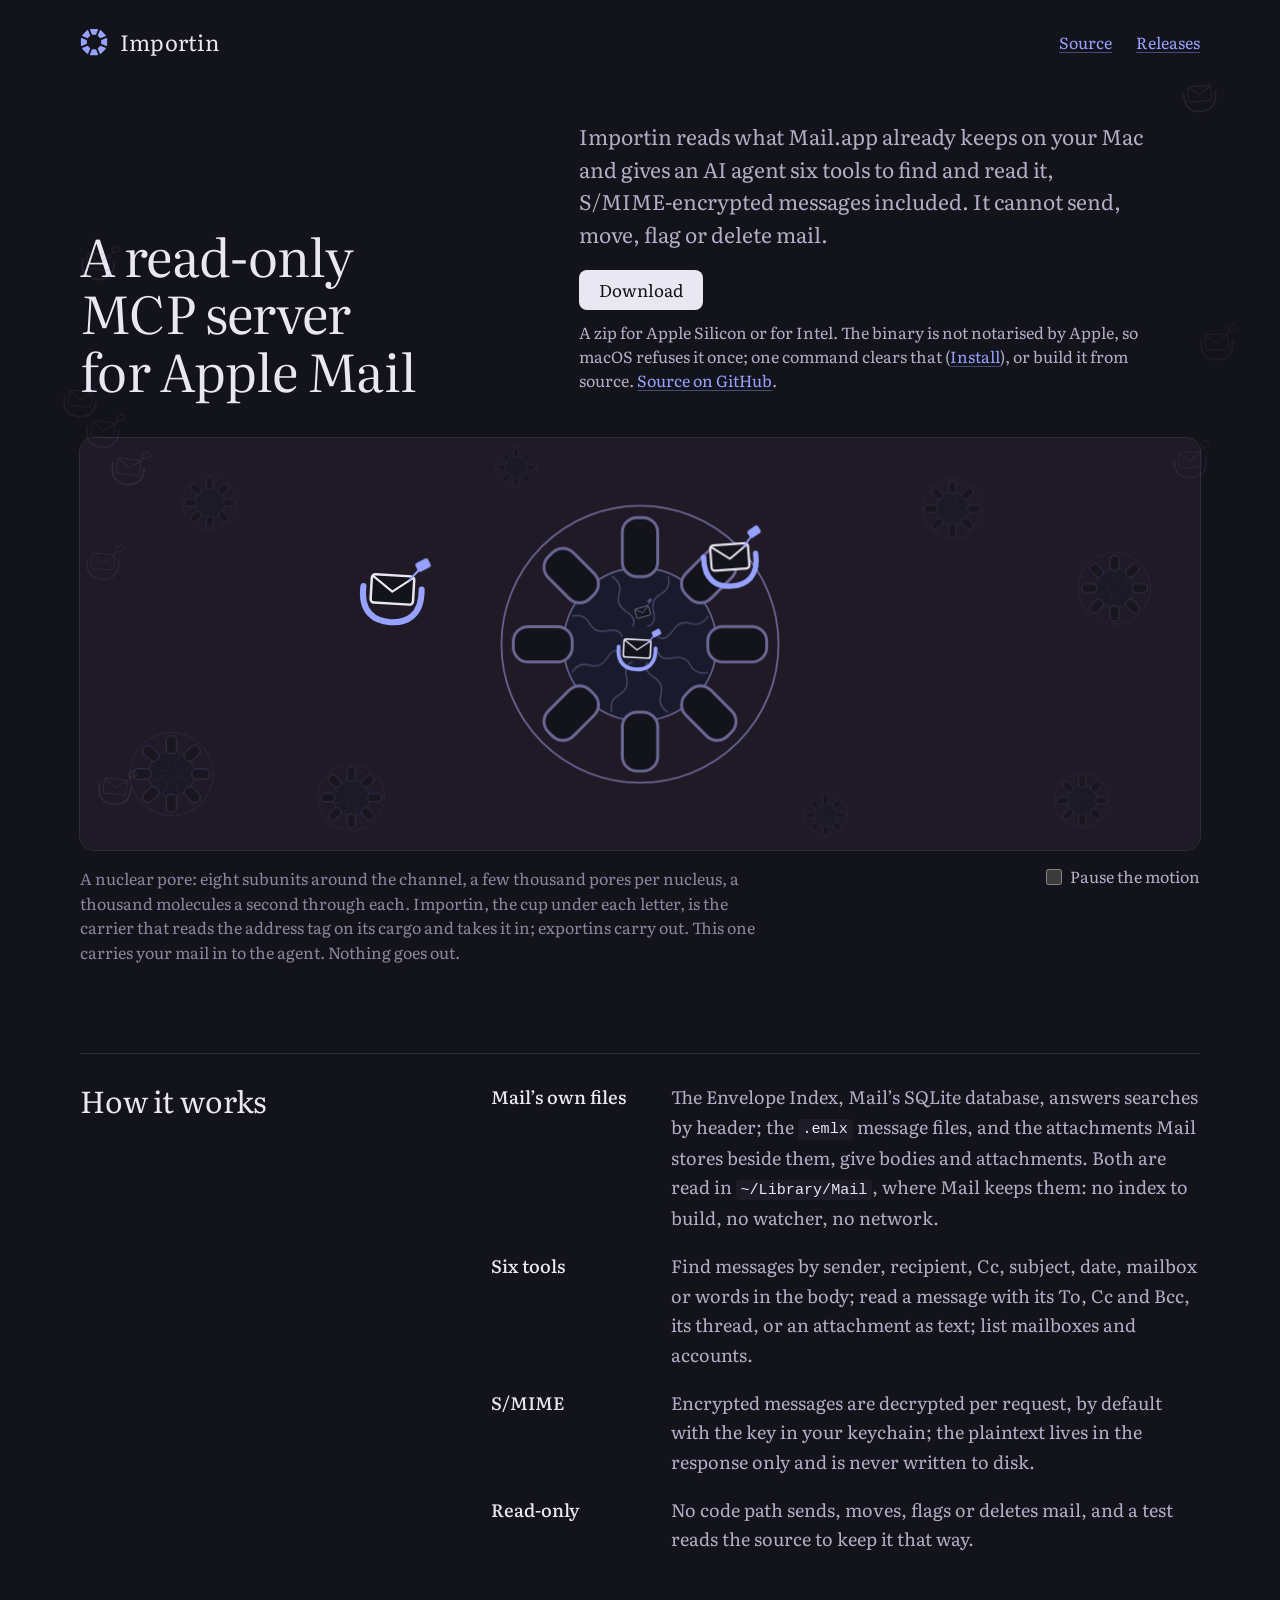
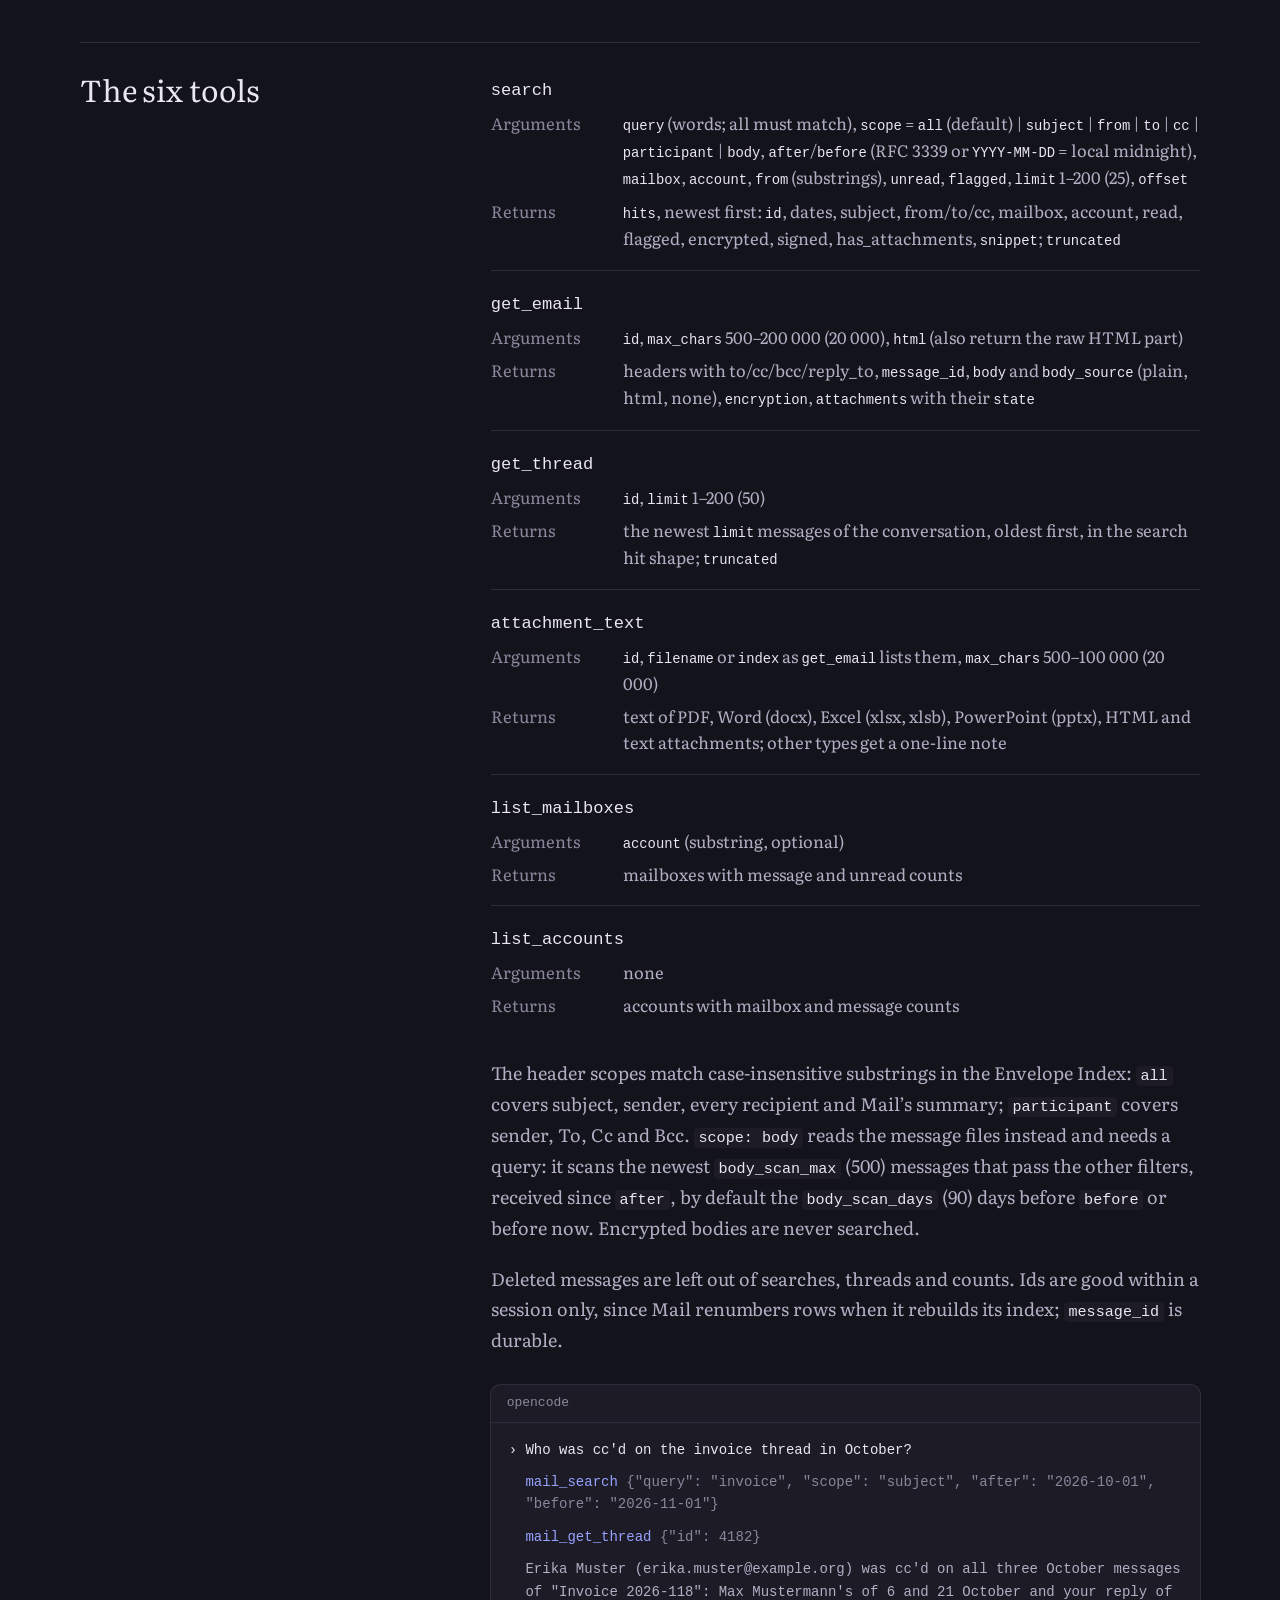
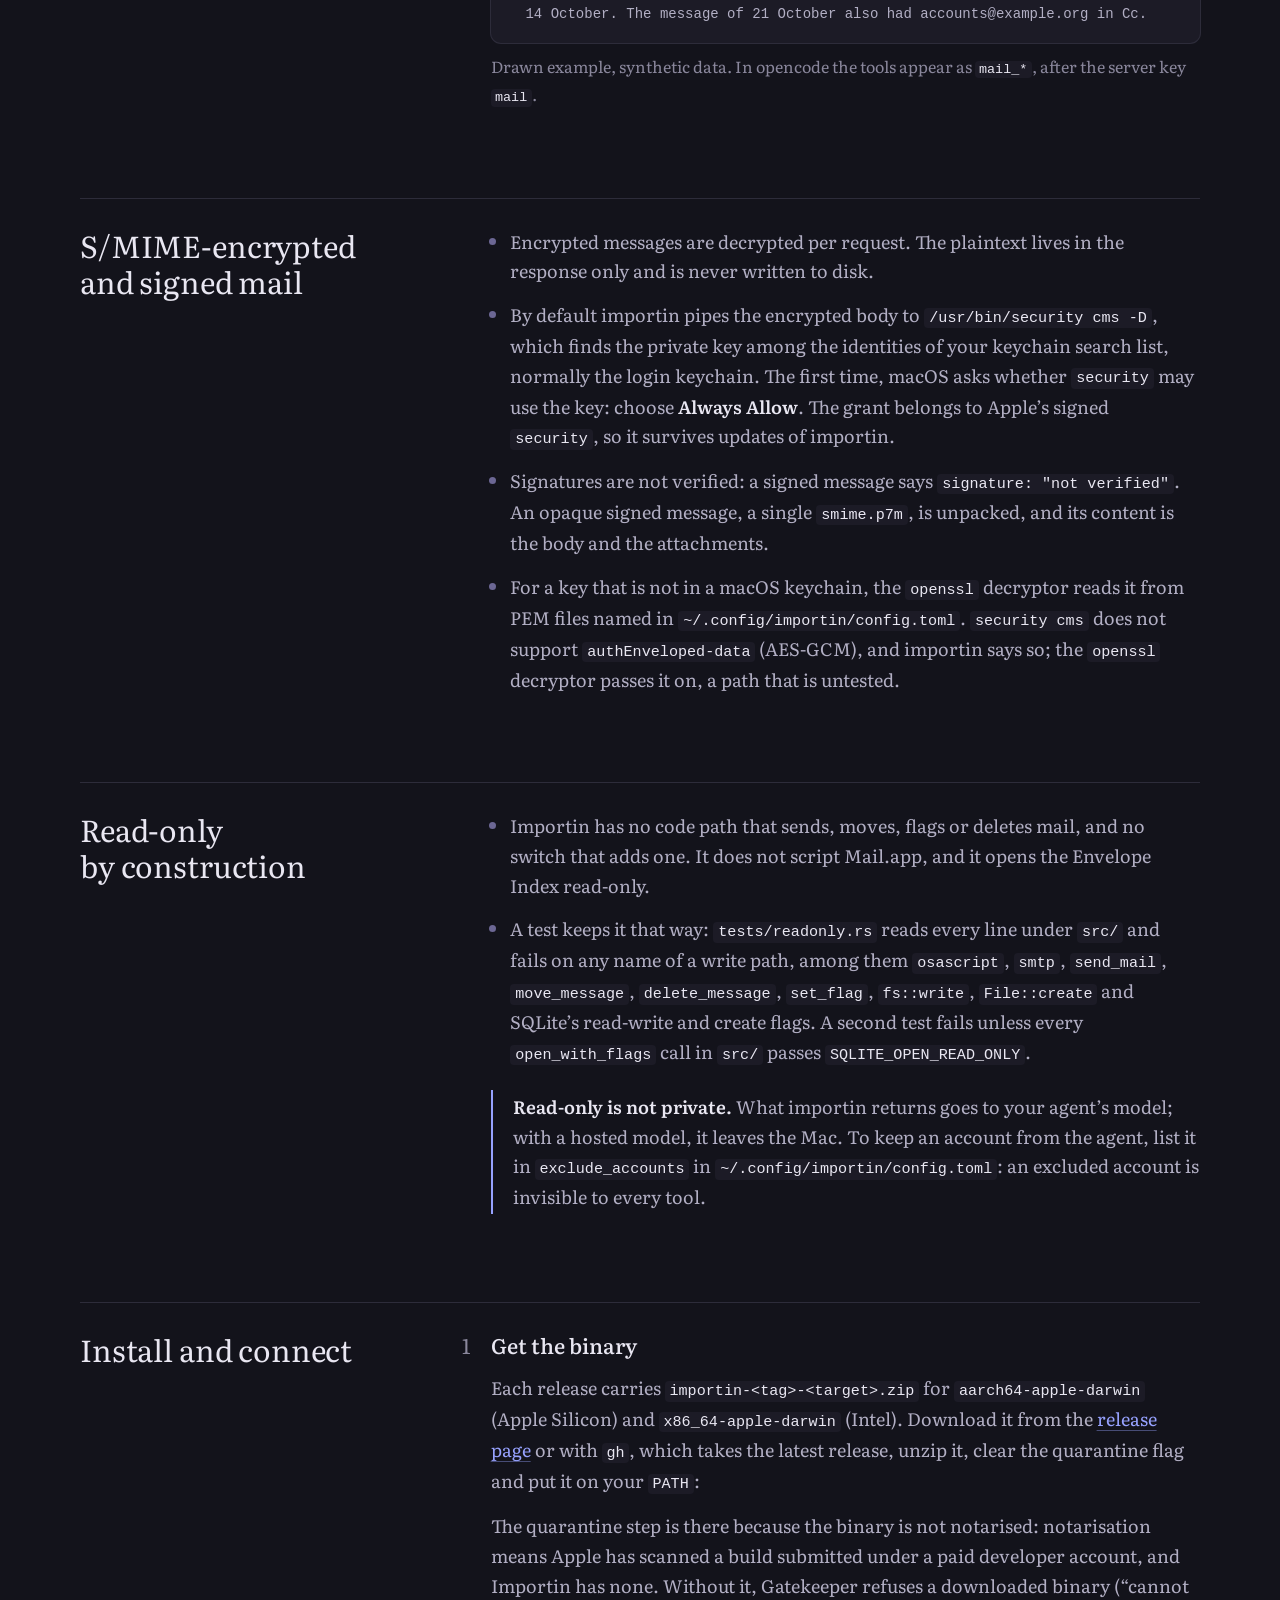
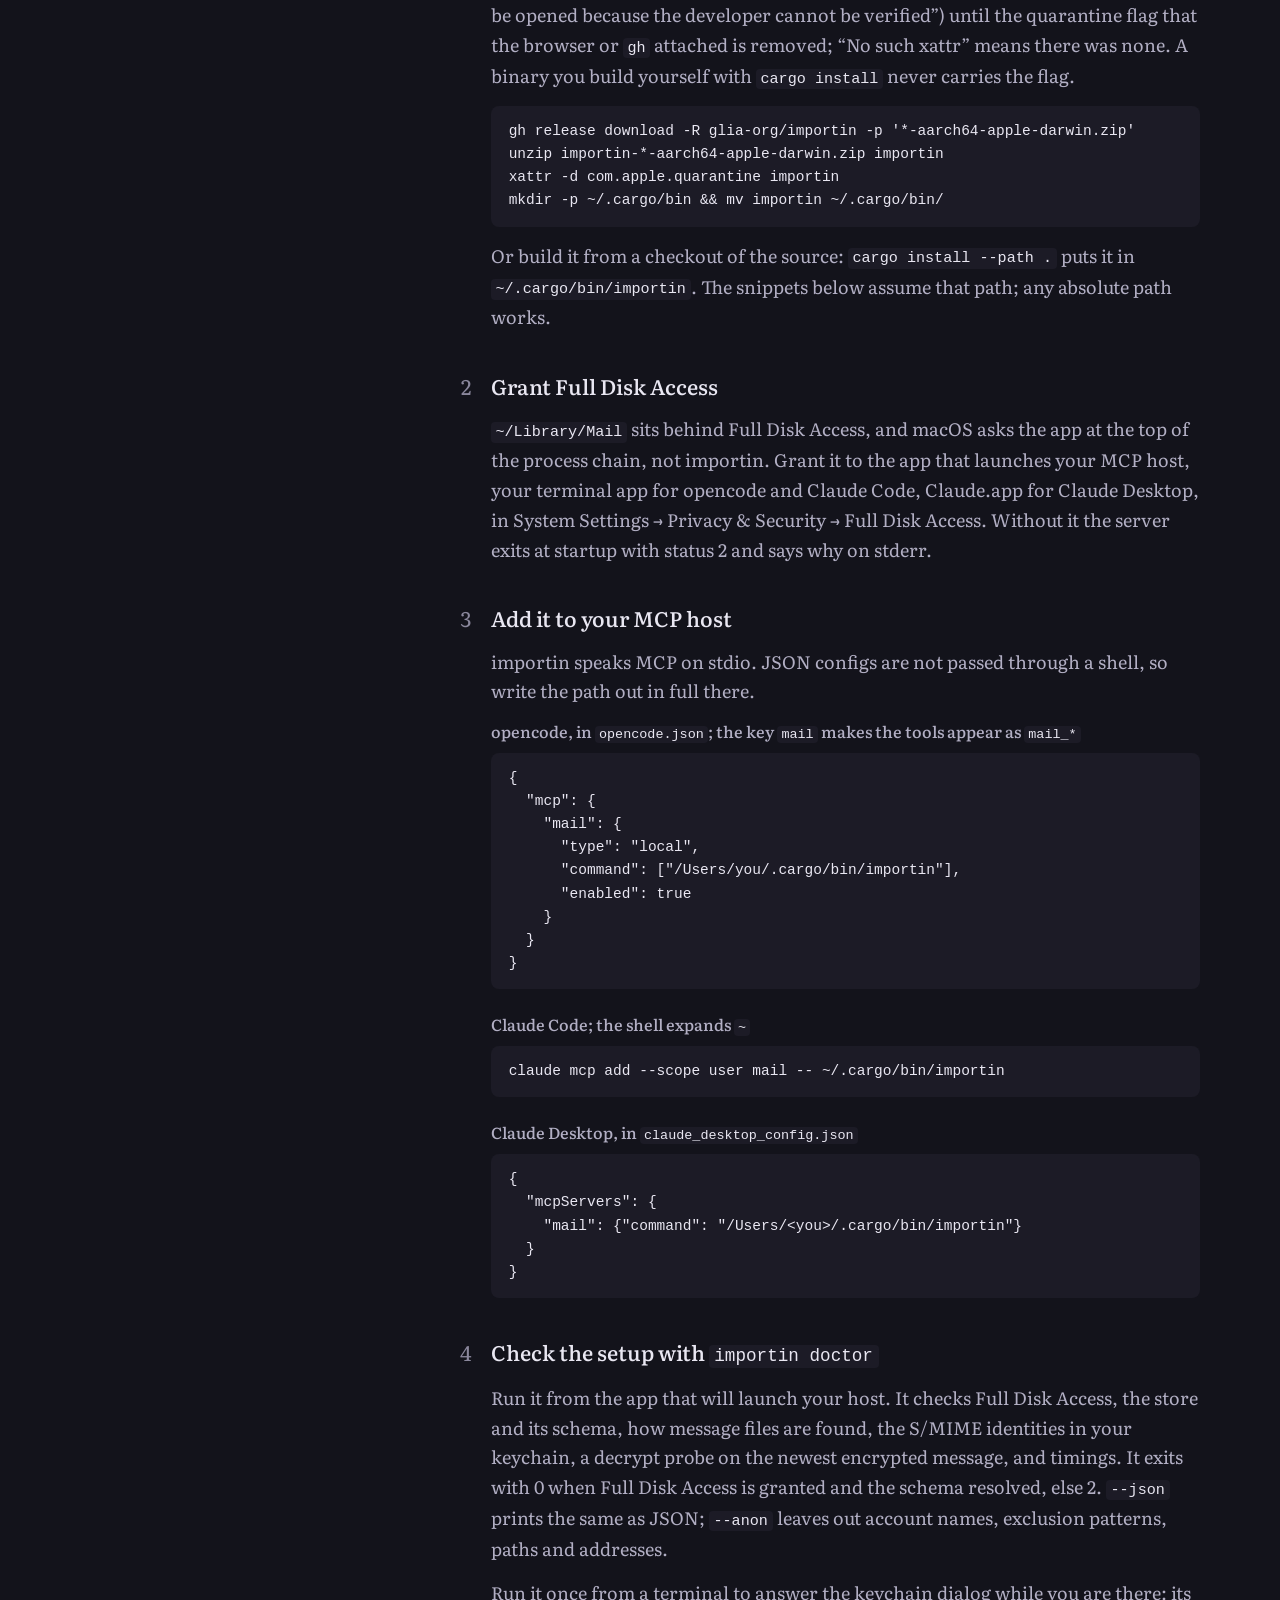
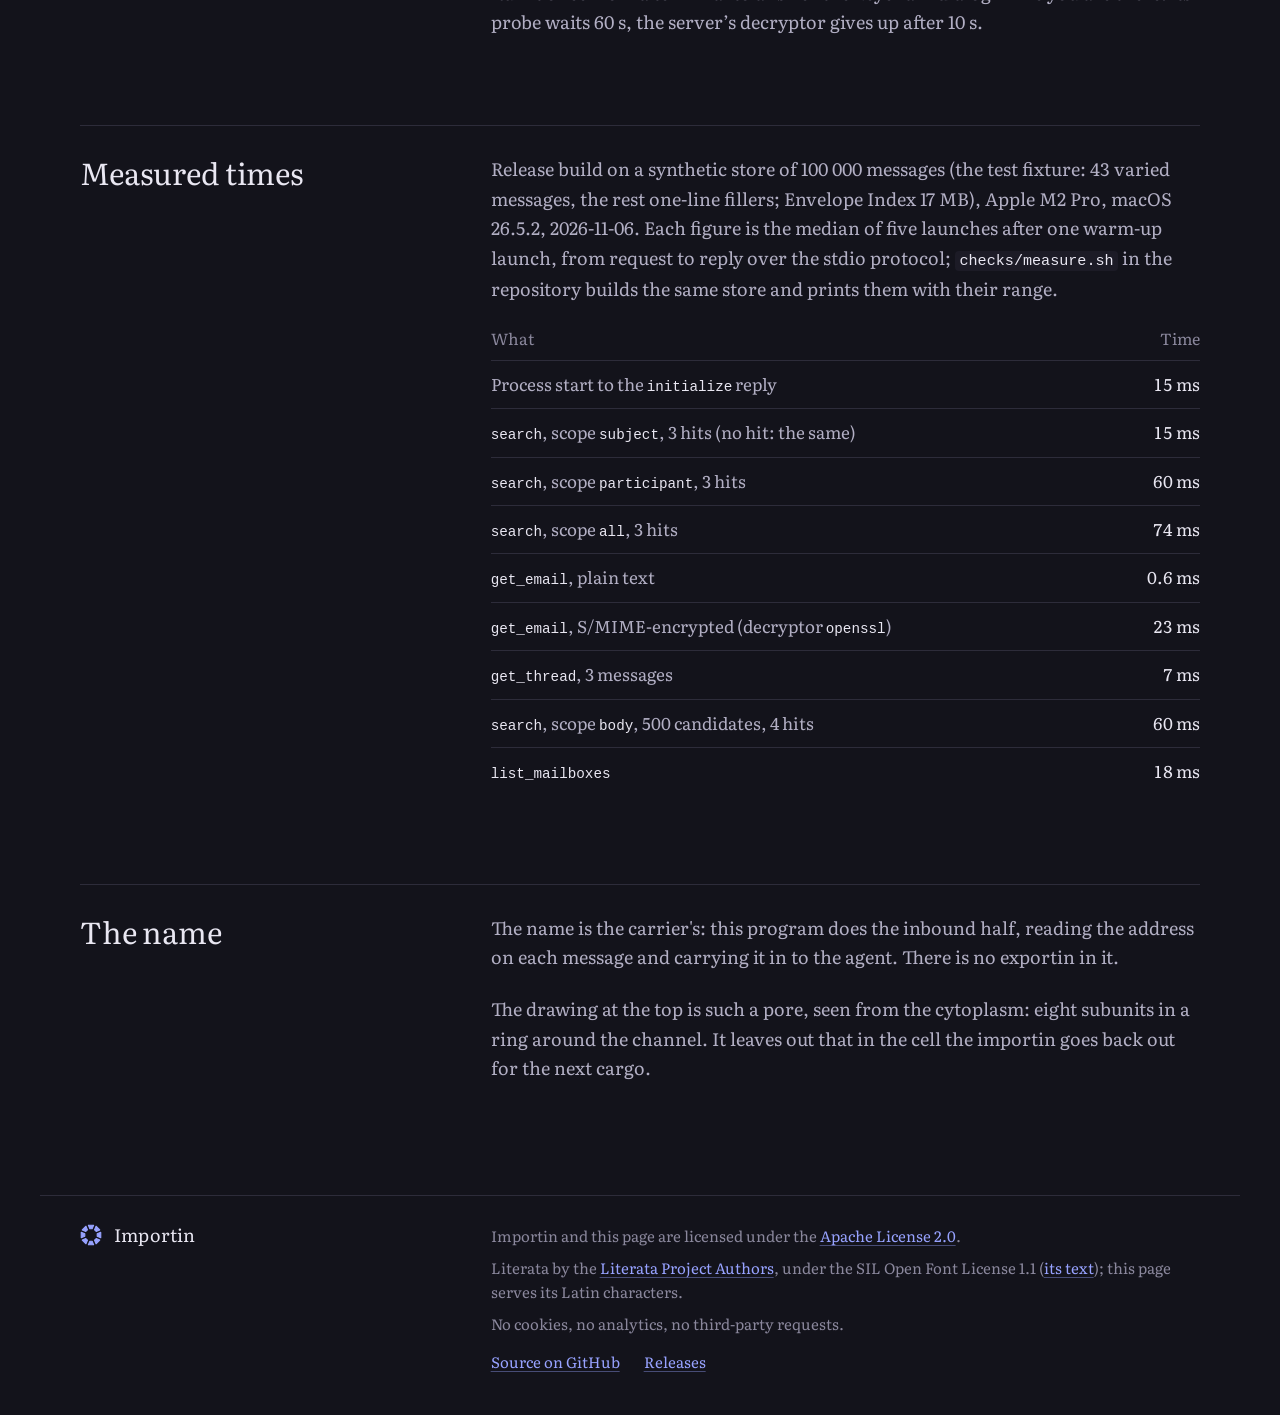
<file: site/index.html>
<!doctype html>
<html lang="en">
<head>
<meta charset="utf-8">
<meta name="viewport" content="width=device-width,initial-scale=1">
<title>Importin, a read-only MCP server for Apple Mail</title>
<meta name="description" content="Importin reads what Mail.app already keeps on your Mac and gives an AI agent six tools to find and read it, S/⁠MIME-⁠encrypted messages included. It cannot send, move, flag or delete mail.">
<meta name="color-scheme" content="dark">
<meta name="theme-color" content="#13131b">
<link rel="canonical" href="https://glia-org.github.io/importin/">
<link rel="icon" href="assets/favicon.svg" type="image/svg+xml">
<link rel="apple-touch-icon" href="assets/apple-touch-icon.png">
<link rel="preload" href="assets/fonts/literata-latin.woff2" as="font" type="font/woff2" crossorigin>
<link rel="stylesheet" href="assets/site.css">
<script src="assets/site.js" defer></script>
<!-- Decisions A V2 P1 C2 S1 H1 R2 from docs/design-panel-website-2026-11-06.html, the mark K7 from docs/design-panel-mark-2026-11-10.html (it replaced M1), + I3 chase S3 (DESIGN.md, 12);
     the rules are in site/README.md. Every claim is of the build as released (v0.1.1) and comes from README.md. Plain
     static files: no build step, no third-party requests. The pore below is inline SVG with CSS keyframes (assets/site.css); the one
     local script (assets/site.js) adds play to it and is not needed to read the page. -->
</head>
<body>
<header class="top wrap">
  <p class="brand"><svg viewBox="0 0 32 32" width="28" height="28" aria-hidden="true"><path fill="currentColor" stroke="currentColor" stroke-width="1.6" stroke-linejoin="round" d="M30.2 12.17L30.2 19.83L25 17.67L25 14.33ZM28.75 23.34L23.34 28.75L21.18 23.55L23.55 21.18ZM19.83 30.2L12.17 30.2L14.33 25L17.67 25ZM8.66 28.75L3.25 23.34L8.45 21.18L10.82 23.55ZM1.8 19.83L1.8 12.17L7 14.33L7 17.67ZM3.25 8.66L8.66 3.25L10.82 8.45L8.45 10.82ZM12.17 1.8L19.83 1.8L17.67 7L14.33 7ZM23.34 3.25L28.75 8.66L23.55 10.82L21.18 8.45Z"/></svg>Importin</p>
  <nav aria-label="Project"><a href="https://github.com/glia-org/importin">Source</a><a href="https://github.com/glia-org/importin/releases">Releases</a></nav>
</header>

<main class="wrap">
  <section class="lead" aria-labelledby="lead-h">
    <h1 id="lead-h">A read-only MCP server for Apple Mail</h1>
    <div class="lead-copy">
      <p>Importin reads what Mail.app already keeps on your Mac and gives an AI agent six tools to find and read it, S/⁠MIME-⁠encrypted messages included. It cannot send, move, flag or delete mail.</p>
      <p class="get"><a class="btn" href="https://github.com/glia-org/importin/releases/latest">Download</a><span>A zip for Apple Silicon or for Intel. The binary is not notarised by Apple, so macOS refuses it once; one command clears that (<a href="#install">Install</a>), or build it from source. <a class="nw" href="https://github.com/glia-org/importin">Source on GitHub</a>.</span></p>
    </div>
  </section>

  <figure class="plate" id="pore">
    <svg viewBox="-380 -140 760 280" preserveAspectRatio="xMidYMid slice" role="img" aria-label="Drawing: a nuclear pore seen from the cytoplasm, a ring of eight subunits among smaller pores. Four letters, each with an address tag and held by an importin, move in toward the centre and pass through the pore one after another. Nothing moves outward.">
      <defs>
        <rect id="p-sb" x="-12" y="-86" width="24" height="40" rx="10"/>
        <path id="p-fg" d="M0-50q5 7 0 13t0 13t0 11"/>
        <g id="p-np">
          <circle class="p-rim" r="94"/>
          <circle class="p-chan" r="52"/>
          <use href="#p-fgs"/>
          <use href="#p-sbs"/>
        </g>
        <g id="p-fgs" class="p-mesh"><use href="#p-fg" transform="rotate(22.5)"/><use href="#p-fg" transform="rotate(67.5)"/><use href="#p-fg" transform="rotate(112.5)"/><use href="#p-fg" transform="rotate(157.5)"/><use href="#p-fg" transform="rotate(202.5)"/><use href="#p-fg" transform="rotate(247.5)"/><use href="#p-fg" transform="rotate(292.5)"/><use href="#p-fg" transform="rotate(337.5)"/></g>
        <g id="p-sbs" class="p-sub"><use href="#p-sb"/><use href="#p-sb" transform="rotate(45)"/><use href="#p-sb" transform="rotate(90)"/><use href="#p-sb" transform="rotate(135)"/><use href="#p-sb" transform="rotate(180)"/><use href="#p-sb" transform="rotate(225)"/><use href="#p-sb" transform="rotate(270)"/><use href="#p-sb" transform="rotate(315)"/></g>
        <g id="p-env" transform="scale(1.2)"><path class="p-imp" d="M-16.5-1C-17.5 14-9 18.5 0 18.5 9 18.5 17.5 14 16.5-1"/><rect class="p-box" x="-12" y="-8" width="24" height="16" rx="2"/><path class="p-flap" d="M-11.5-7.2 0 1.2 11.5-7.2"/><path class="p-str" d="M9-5.5 14.5-12"/><rect class="p-tag" x="12.5" y="-17.5" width="8" height="5.5" rx="1.4" transform="rotate(-30 16.5 -14.75)"/></g>
      </defs>
      <rect class="p-field" x="-380" y="-140" width="760" height="280"/>
      <g class="p-far">
        <use href="#p-np" transform="translate(-318 88) scale(.3)"/>
        <use href="#p-np" transform="translate(-292 -96) scale(.2)"/>
        <use href="#p-np" transform="translate(-196 104) scale(.24)"/>
        <use href="#p-np" transform="translate(-84 -120) scale(.15)"/>
        <use href="#p-np" transform="translate(126 116) scale(.16)"/>
        <use href="#p-np" transform="translate(212 -92) scale(.22)"/>
        <use href="#p-np" transform="translate(322 -38) scale(.26)"/>
        <use href="#p-np" transform="translate(300 106) scale(.2)"/>
      </g>
      <circle class="p-rim" r="94"/><circle class="p-chan" r="52"/><use class="p-swirl" href="#p-fgs"/><use class="p-subs" href="#p-sbs"/>
      <circle class="p-rel r1" r="5"/><circle class="p-rel r2" r="5"/><circle class="p-rel r3" r="5"/><circle class="p-rel r4" r="5"/>
      <use class="cargo c1" href="#p-env"/><use class="cargo c2" href="#p-env"/><use class="cargo c3" href="#p-env"/><use class="cargo c4" href="#p-env"/>
    </svg>
    <figcaption>
      <p>A nuclear pore: eight subunits around the channel, a few thousand pores per nucleus, a thousand molecules a second through each. Importin, the cup under each letter, is the carrier that reads the address tag on its cargo and takes it in; exportins carry out. This one carries your mail in to the agent. Nothing goes out.</p>
      <label class="pause"><input type="checkbox"> Pause the motion</label>
    </figcaption>
  </figure>
  <section class="s" id="facts" aria-labelledby="facts-h">
    <h2 id="facts-h">How it works</h2>
    <div class="body">
      <dl class="facts">
        <dt>Mail’s own files</dt>
        <dd>The Envelope Index, Mail’s SQLite database, answers searches by header; the <code>.emlx</code> message files, and the attachments Mail stores beside them, give bodies and attachments. Both are read in <code>~/Library/Mail</code>, where Mail keeps them: no index to build, no watcher, no network.</dd>
        <dt>Six tools</dt>
        <dd>Find messages by sender, recipient, Cc, subject, date, mailbox or words in the body; read a message with its To, Cc and Bcc, its thread, or an attachment as text; list mailboxes and accounts.</dd>
        <dt>S/⁠MIME</dt>
        <dd>Encrypted messages are decrypted per request, by default with the key in your keychain; the plaintext lives in the response only and is never written to disk.</dd>
        <dt>Read-only</dt>
        <dd>No code path sends, moves, flags or deletes mail, and a test reads the source to keep it that way.</dd>
      </dl>
    </div>
  </section>

  <section class="s" id="tools" aria-labelledby="tools-h">
    <h2 id="tools-h">The six tools</h2>
    <div class="body">
      <ul class="tools">
        <li><h3><code>search</code></h3>
          <dl><dt>Arguments</dt><dd><code>query</code> (words; all must match), <code>scope</code> = <code>all</code> (default) | <code>subject</code> | <code>from</code> | <code>to</code> | <code>cc</code> | <code>participant</code> | <code>body</code>, <code>after</code>/<code>before</code> (RFC 3339 or <code>YYYY-MM-DD</code> = local midnight), <code>mailbox</code>, <code>account</code>, <code>from</code> (substrings), <code>unread</code>, <code>flagged</code>, <code>limit</code> 1–200 (25), <code>offset</code></dd>
          <dt>Returns</dt><dd><code>hits</code>, newest first: <code>id</code>, dates, subject, from/to/cc, mailbox, account, read, flagged, encrypted, signed, has_attachments, <code>snippet</code>; <code>truncated</code></dd></dl></li>
        <li><h3><code>get_email</code></h3>
          <dl><dt>Arguments</dt><dd><code>id</code>, <code>max_chars</code> 500–200 000 (20 000), <code>html</code> (also return the raw HTML part)</dd>
          <dt>Returns</dt><dd>headers with to/cc/bcc/reply_to, <code>message_id</code>, <code>body</code> and <code>body_source</code> (plain, html, none), <code>encryption</code>, <code>attachments</code> with their <code>state</code></dd></dl></li>
        <li><h3><code>get_thread</code></h3>
          <dl><dt>Arguments</dt><dd><code>id</code>, <code>limit</code> 1–200 (50)</dd>
          <dt>Returns</dt><dd>the newest <code>limit</code> messages of the conversation, oldest first, in the search hit shape; <code>truncated</code></dd></dl></li>
        <li><h3><code>attachment_text</code></h3>
          <dl><dt>Arguments</dt><dd><code>id</code>, <code>filename</code> or <code>index</code> as <code>get_email</code> lists them, <code>max_chars</code> 500–100 000 (20 000)</dd>
          <dt>Returns</dt><dd>text of PDF, Word (docx), Excel (xlsx, xlsb), PowerPoint (pptx), HTML and text attachments; other types get a one-line note</dd></dl></li>
        <li><h3><code>list_mailboxes</code></h3>
          <dl><dt>Arguments</dt><dd><code>account</code> (substring, optional)</dd>
          <dt>Returns</dt><dd>mailboxes with message and unread counts</dd></dl></li>
        <li><h3><code>list_accounts</code></h3>
          <dl><dt>Arguments</dt><dd>none</dd>
          <dt>Returns</dt><dd>accounts with mailbox and message counts</dd></dl></li>
      </ul>
      <p>The header scopes match case-insensitive substrings in the Envelope Index: <code>all</code> covers subject, sender, every recipient and Mail’s summary; <code>participant</code> covers sender, To, Cc and Bcc. <code>scope: body</code> reads the message files instead and needs a query: it scans the newest <code>body_scan_max</code> (500) messages that pass the other filters, received since <code>after</code>, by default the <code>body_scan_days</code> (90) days before <code>before</code> or before now. Encrypted bodies are never searched.</p>
      <p>Deleted messages are left out of searches, threads and counts. Ids are good within a session only, since Mail renumbers rows when it rebuilds its index; <code>message_id</code> is durable.</p>
      <figure class="tx">
        <div class="tx-frame">
          <p class="tx-bar">opencode</p>
          <div class="tx-body">
            <p class="you">› Who was cc'd on the invoice thread in October?</p>
            <p class="call"><b>mail_search</b> {"query": "invoice", "scope": "subject", "after": "2026-10-01", "before": "2026-11-01"}</p>
            <p class="call"><b>mail_get_thread</b> {"id": 4182}</p>
            <p class="ans">Erika Muster (erika.muster@example.org) was cc'd on all three October messages of "Invoice 2026-118": Max Mustermann's of 6 and 21 October and your reply of 14 October. The message of 21 October also had accounts@example.org in Cc.</p>
          </div>
        </div>
        <figcaption>Drawn example, synthetic data. In opencode the tools appear as <code>mail_*</code>, after the server key <code>mail</code>.</figcaption>
      </figure>
    </div>
  </section>

  <section class="s" id="smime" aria-labelledby="smime-h">
    <h2 id="smime-h">S/⁠MIME-⁠encrypted and signed mail</h2>
    <div class="body">
      <ul class="points">
        <li>Encrypted messages are decrypted per request. The plaintext lives in the response only and is never written to disk.</li>
        <li>By default importin pipes the encrypted body to <code>/usr/bin/security cms -D</code>, which finds the private key among the identities of your keychain search list, normally the login keychain. The first time, macOS asks whether <code>security</code> may use the key: choose <strong>Always Allow</strong>. The grant belongs to Apple’s signed <code>security</code>, so it survives updates of importin.</li>
        <li>Signatures are not verified: a signed message says <code>signature: "not verified"</code>. An opaque signed message, a single <code>smime.p7m</code>, is unpacked, and its content is the body and the attachments.</li>
        <li>For a key that is not in a macOS keychain, the <code>openssl</code> decryptor reads it from PEM files named in <code>~/.config/importin/config.toml</code>. <code>security cms</code> does not support <code>authEnveloped-data</code> (AES-GCM), and importin says so; the <code>openssl</code> decryptor passes it on, a path that is untested.</li>
      </ul>
    </div>
  </section>

  <section class="s" id="read-only" aria-labelledby="read-only-h">
    <h2 id="read-only-h">Read-only by construction</h2>
    <div class="body">
      <ul class="points">
        <li>Importin has no code path that sends, moves, flags or deletes mail, and no switch that adds one. It does not script Mail.app, and it opens the Envelope Index read-only.</li>
        <li>A test keeps it that way: <code>tests/readonly.rs</code> reads every line under <code>src/</code> and fails on any name of a write path, among them <code>osascript</code>, <code>smtp</code>, <code>send_mail</code>, <code>move_message</code>, <code>delete_message</code>, <code>set_flag</code>, <code>fs::write</code>, <code>File::create</code> and SQLite’s read-write and create flags. A second test fails unless every <code>open_with_flags</code> call in <code>src/</code> passes <code>SQLITE_OPEN_READ_ONLY</code>.</li>
      </ul>
      <p class="private"><strong>Read-only is not private.</strong> What importin returns goes to your agent’s model; with a hosted model, it leaves the Mac. To keep an account from the agent, list it in <code>exclude_accounts</code> in <code>~/.config/importin/config.toml</code>: an excluded account is invisible to every tool.</p>
    </div>
  </section>

  <section class="s" id="install" aria-labelledby="install-h">
    <h2 id="install-h">Install and connect</h2>
    <div class="body">
      <ol class="steps">
        <li><h3>Get the binary</h3>
          <p>Each release carries <code>importin-&lt;tag&gt;-&lt;target&gt;.zip</code> for <code>aarch64-apple-darwin</code> (Apple Silicon) and <code>x86_64-apple-darwin</code> (Intel). Download it from the <a href="https://github.com/glia-org/importin/releases/latest">release page</a> or with <code>gh</code>, which takes the latest release, unzip it, clear the quarantine flag and put it on your <code>PATH</code>:</p>
          <p>The quarantine step is there because the binary is not notarised: notarisation means Apple has scanned a build submitted under a paid developer account, and Importin has none. Without it, Gatekeeper refuses a downloaded binary (“cannot be opened because the developer cannot be verified”) until the quarantine flag that the browser or <code>gh</code> attached is removed; “No such xattr” means there was none. A binary you build yourself with <code>cargo install</code> never carries the flag.</p>
          <pre><code>gh release download -R glia-org/importin -p '*-aarch64-apple-darwin.zip'
unzip importin-*-aarch64-apple-darwin.zip importin
xattr -d com.apple.quarantine importin
mkdir -p ~/.cargo/bin &amp;&amp; mv importin ~/.cargo/bin/</code></pre>
          <p>Or build it from a checkout of the source: <code>cargo install --path .</code> puts it in <code>~/.cargo/bin/importin</code>. The snippets below assume that path; any absolute path works.</p></li>
        <li><h3>Grant Full Disk Access</h3>
          <p><code>~/Library/Mail</code> sits behind Full Disk Access, and macOS asks the app at the top of the process chain, not importin. Grant it to the app that launches your MCP host, your terminal app for opencode and Claude Code, Claude.app for Claude Desktop, in System Settings → Privacy &amp; Security → Full Disk Access. Without it the server exits at startup with status 2 and says why on stderr.</p></li>
        <li><h3>Add it to your MCP host</h3>
          <p>importin speaks MCP on stdio. JSON configs are not passed through a shell, so write the path out in full there.</p>
          <div class="host"><h4>opencode, in <code>opencode.json</code>; the key <code>mail</code> makes the tools appear as <code>mail_*</code></h4>
<pre><code>{
  "mcp": {
    "mail": {
      "type": "local",
      "command": ["/Users/you/.cargo/bin/importin"],
      "enabled": true
    }
  }
}</code></pre></div>
          <div class="host"><h4>Claude Code; the shell expands <code>~</code></h4>
<pre><code>claude mcp add --scope user mail -- ~/.cargo/bin/importin</code></pre></div>
          <div class="host"><h4>Claude Desktop, in <code>claude_desktop_config.json</code></h4>
<pre><code>{
  "mcpServers": {
    "mail": {"command": "/Users/&lt;you&gt;/.cargo/bin/importin"}
  }
}</code></pre></div></li>
        <li><h3>Check the setup with <code>importin doctor</code></h3>
          <p>Run it from the app that will launch your host. It checks Full Disk Access, the store and its schema, how message files are found, the S/⁠MIME identities in your keychain, a decrypt probe on the newest encrypted message, and timings. It exits with 0 when Full Disk Access is granted and the schema resolved, else 2. <code>--json</code> prints the same as JSON; <code>--anon</code> leaves out account names, exclusion patterns, paths and addresses.</p>
          <p>Run it once from a terminal to answer the keychain dialog while you are there: its probe waits 60 s, the server’s decryptor gives up after 10 s.</p></li>
      </ol>
    </div>
  </section>

  <section class="s" id="measured" aria-labelledby="measured-h">
    <h2 id="measured-h">Measured times</h2>
    <div class="body">
      <p>Release build on a synthetic store of 100 000 messages (the test fixture: 43 varied messages, the rest one-line fillers; Envelope Index 17 MB), Apple M2 Pro, macOS 26.5.2, 2026-11-06. Each figure is the median of five launches after one warm-up launch, from request to reply over the stdio protocol; <code>checks/measure.sh</code> in the repository builds the same store and prints them with their range.</p>
      <table class="times">
        <thead><tr><th scope="col">What</th><th scope="col">Time</th></tr></thead>
        <tbody>
          <tr><th scope="row">Process start to the <code>initialize</code> reply</th><td>15 ms</td></tr>
          <tr><th scope="row"><code>search</code>, scope <code>subject</code>, 3 hits (no hit: the same)</th><td>15 ms</td></tr>
          <tr><th scope="row"><code>search</code>, scope <code>participant</code>, 3 hits</th><td>60 ms</td></tr>
          <tr><th scope="row"><code>search</code>, scope <code>all</code>, 3 hits</th><td>74 ms</td></tr>
          <tr><th scope="row"><code>get_email</code>, plain text</th><td>0.6 ms</td></tr>
          <tr><th scope="row"><code>get_email</code>, S/⁠MIME-⁠encrypted (decryptor <code>openssl</code>)</th><td>23 ms</td></tr>
          <tr><th scope="row"><code>get_thread</code>, 3 messages</th><td>7 ms</td></tr>
          <tr><th scope="row"><code>search</code>, scope <code>body</code>, 500 candidates, 4 hits</th><td>60 ms</td></tr>
          <tr><th scope="row"><code>list_mailboxes</code></th><td>18 ms</td></tr>
        </tbody>
      </table>
    </div>
  </section>

  <section class="s" id="name" aria-labelledby="name-h">
    <h2 id="name-h">The name</h2>
    <div class="body">
      <p>The name is the carrier's: this program does the inbound half, reading the address on each message and carrying it in to the agent. There is no exportin in it.</p>
      <p>The drawing at the top is such a pore, seen from the cytoplasm: eight subunits in a ring around the channel. It leaves out that in the cell the importin goes back out for the next cargo.</p>
    </div>
  </section>
</main>

<footer class="foot wrap">
  <p class="brand"><svg viewBox="0 0 32 32" width="22" height="22" aria-hidden="true"><path fill="currentColor" stroke="currentColor" stroke-width="1.6" stroke-linejoin="round" d="M30.2 12.17L30.2 19.83L25 17.67L25 14.33ZM28.75 23.34L23.34 28.75L21.18 23.55L23.55 21.18ZM19.83 30.2L12.17 30.2L14.33 25L17.67 25ZM8.66 28.75L3.25 23.34L8.45 21.18L10.82 23.55ZM1.8 19.83L1.8 12.17L7 14.33L7 17.67ZM3.25 8.66L8.66 3.25L10.82 8.45L8.45 10.82ZM12.17 1.8L19.83 1.8L17.67 7L14.33 7ZM23.34 3.25L28.75 8.66L23.55 10.82L21.18 8.45Z"/></svg>Importin</p>
  <div class="body">
    <p>Importin and this page are licensed under the <a href="https://github.com/glia-org/importin/blob/main/LICENSE">Apache License 2.0</a>.</p>
    <p>Literata by the <a href="https://github.com/googlefonts/literata">Literata Project Authors</a>, under the SIL Open Font License 1.1 (<a href="assets/fonts/OFL.txt">its text</a>); this page serves its Latin characters.</p>
    <p>No cookies, no analytics, no third-party requests.</p>
    <p class="links"><a href="https://github.com/glia-org/importin">Source on GitHub</a><a href="https://github.com/glia-org/importin/releases">Releases</a></p>
  </div>
</footer>
</body>
</html>
</file>
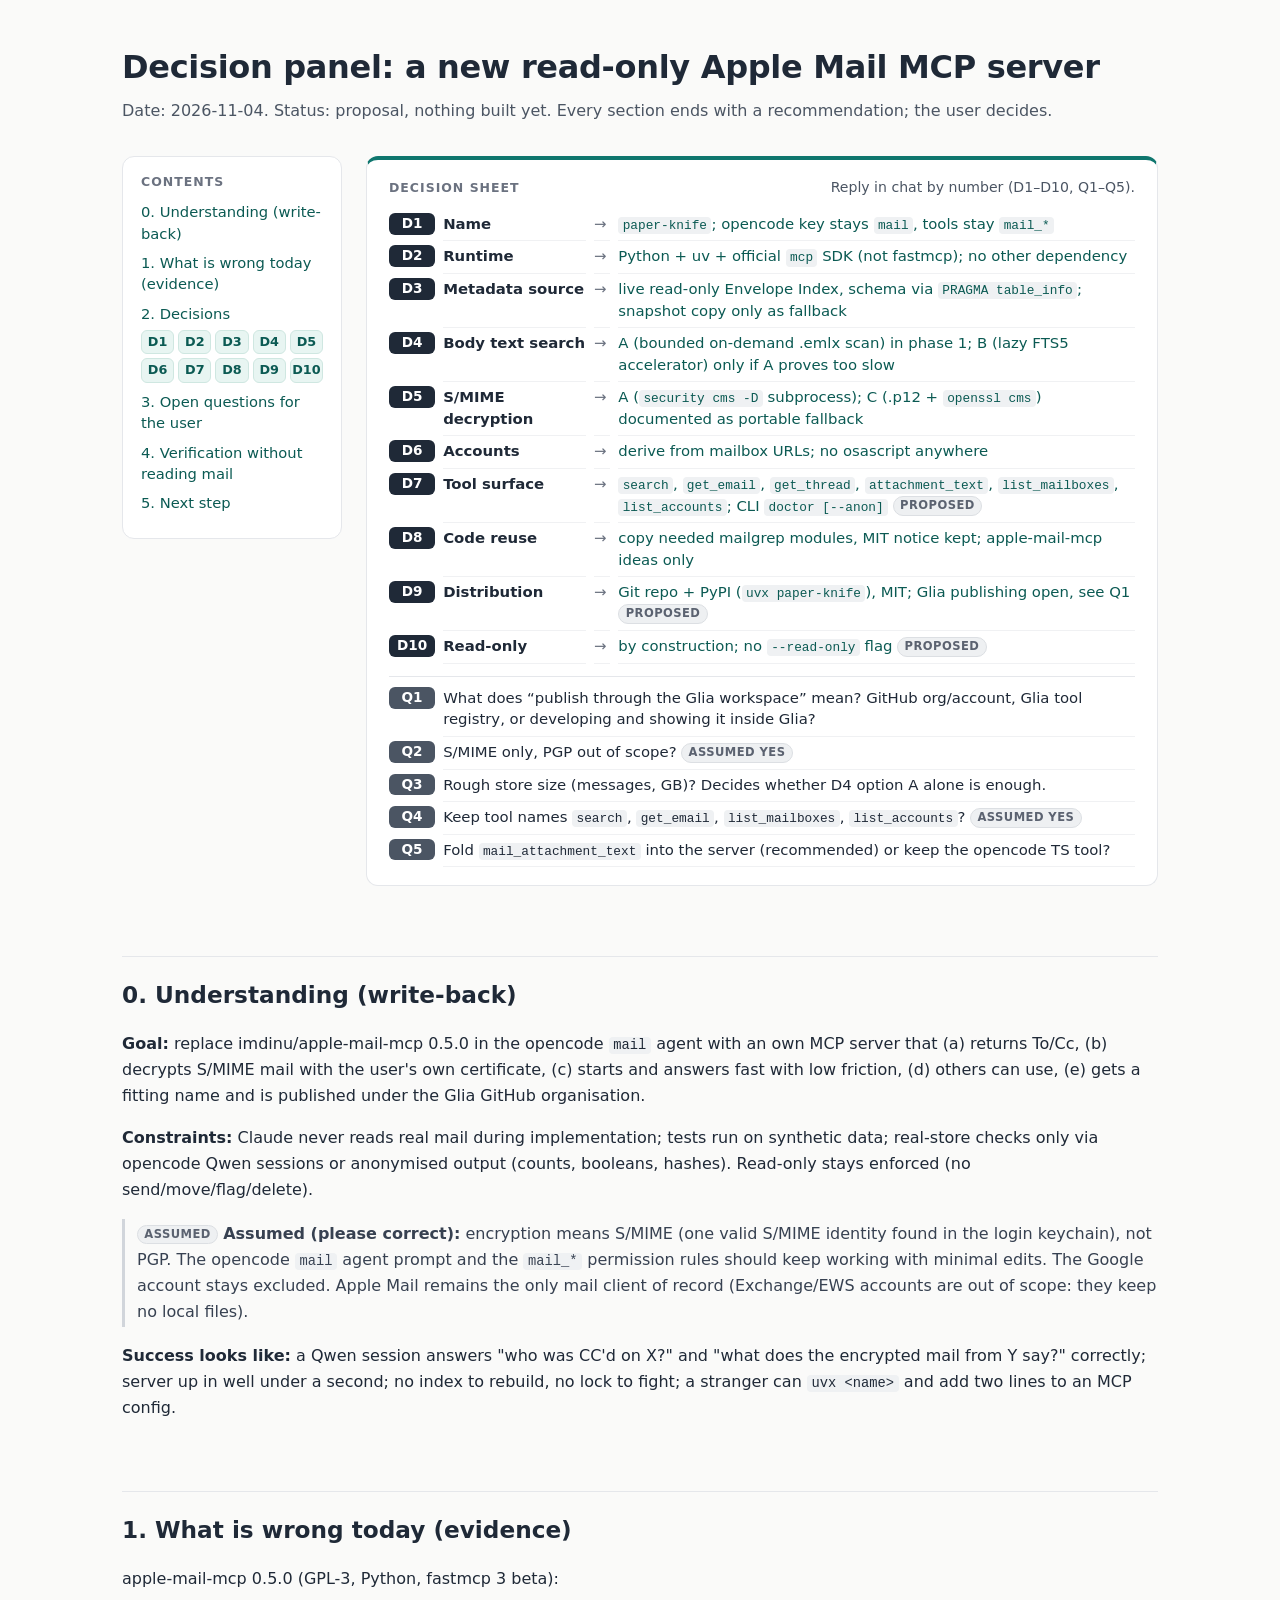
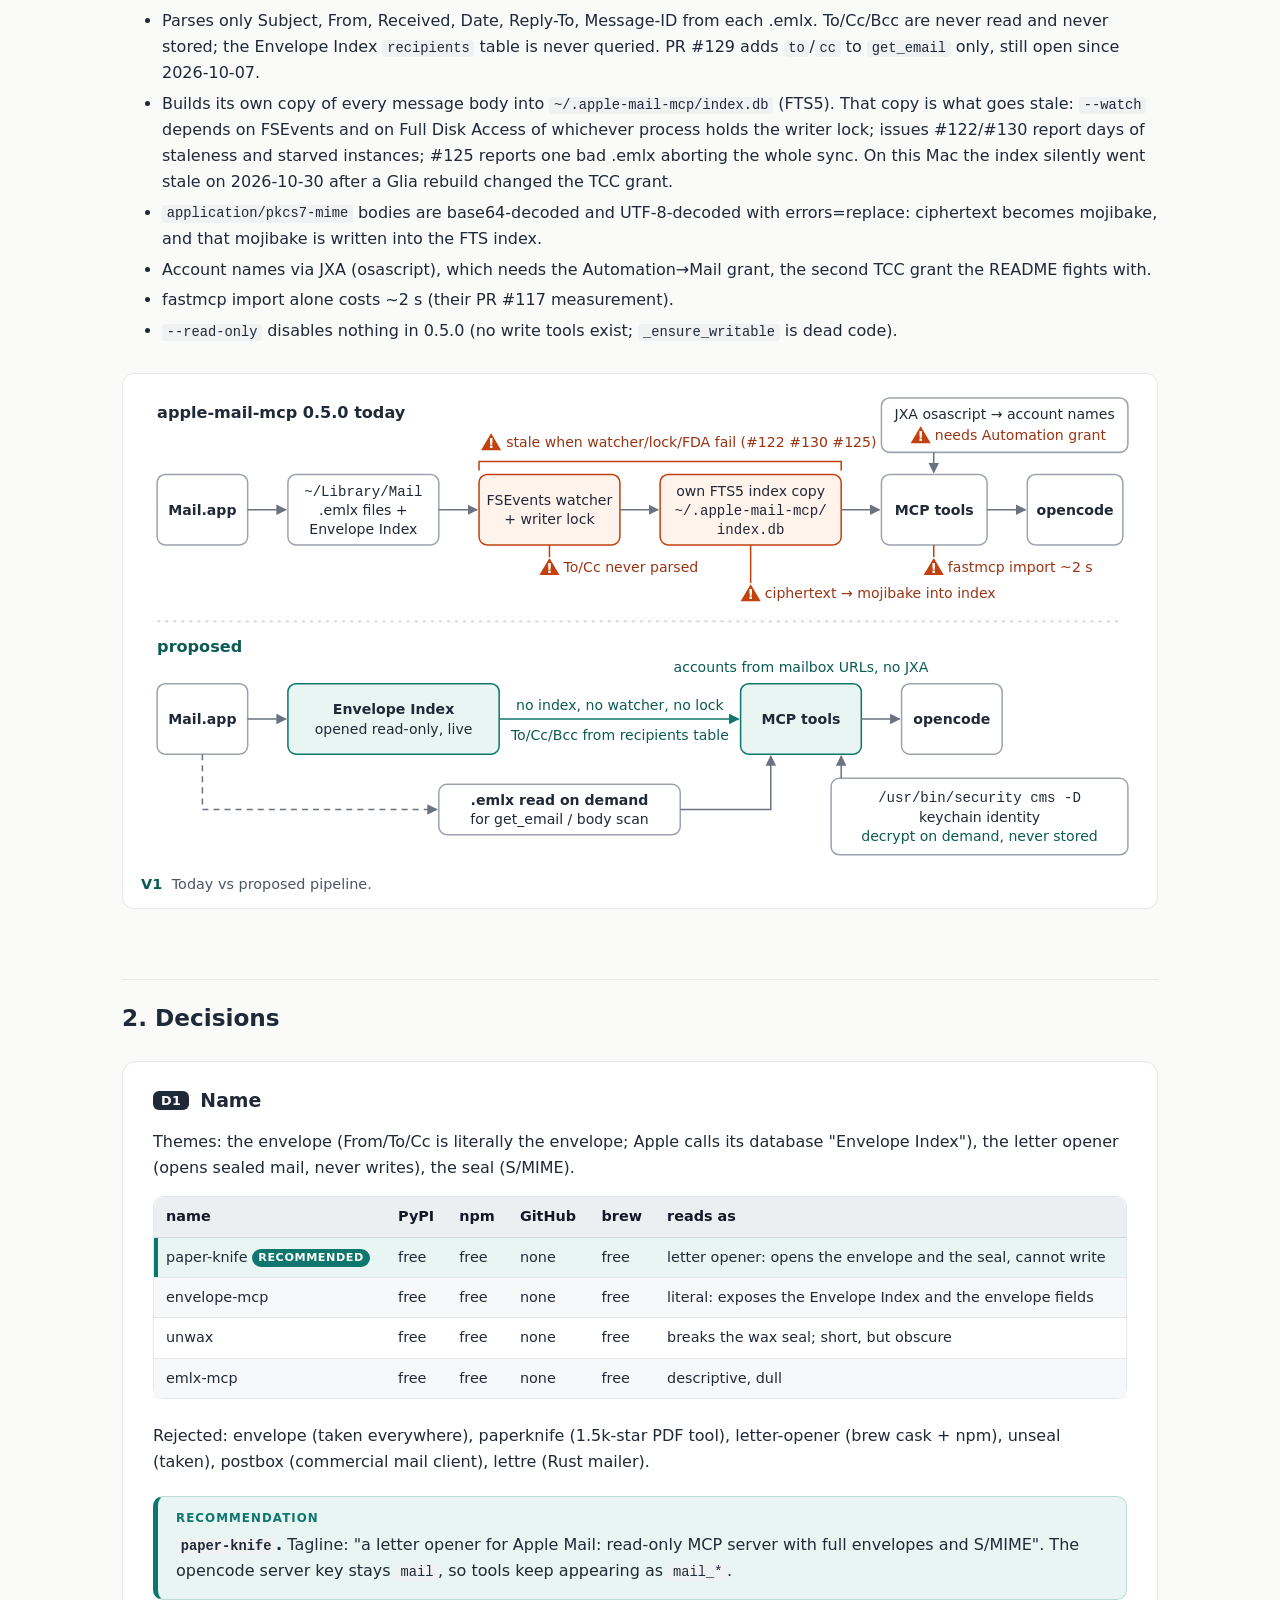
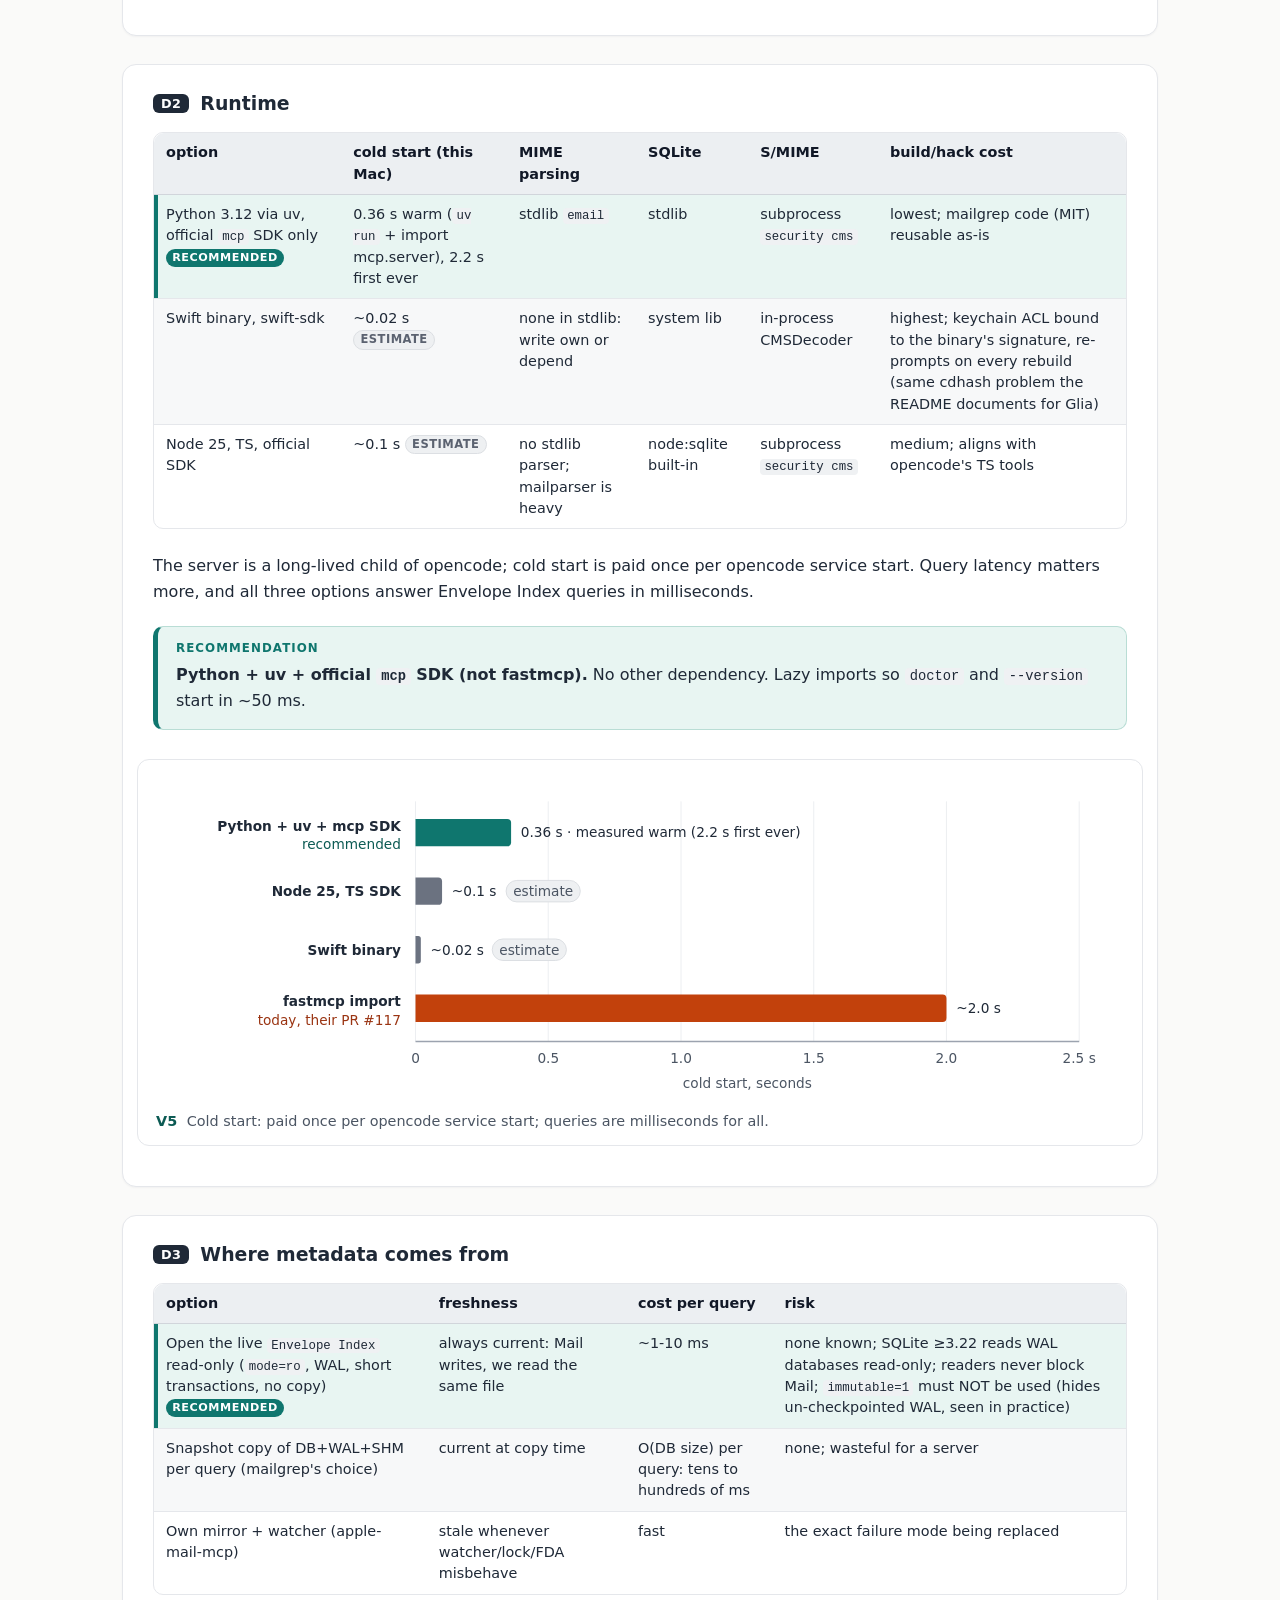
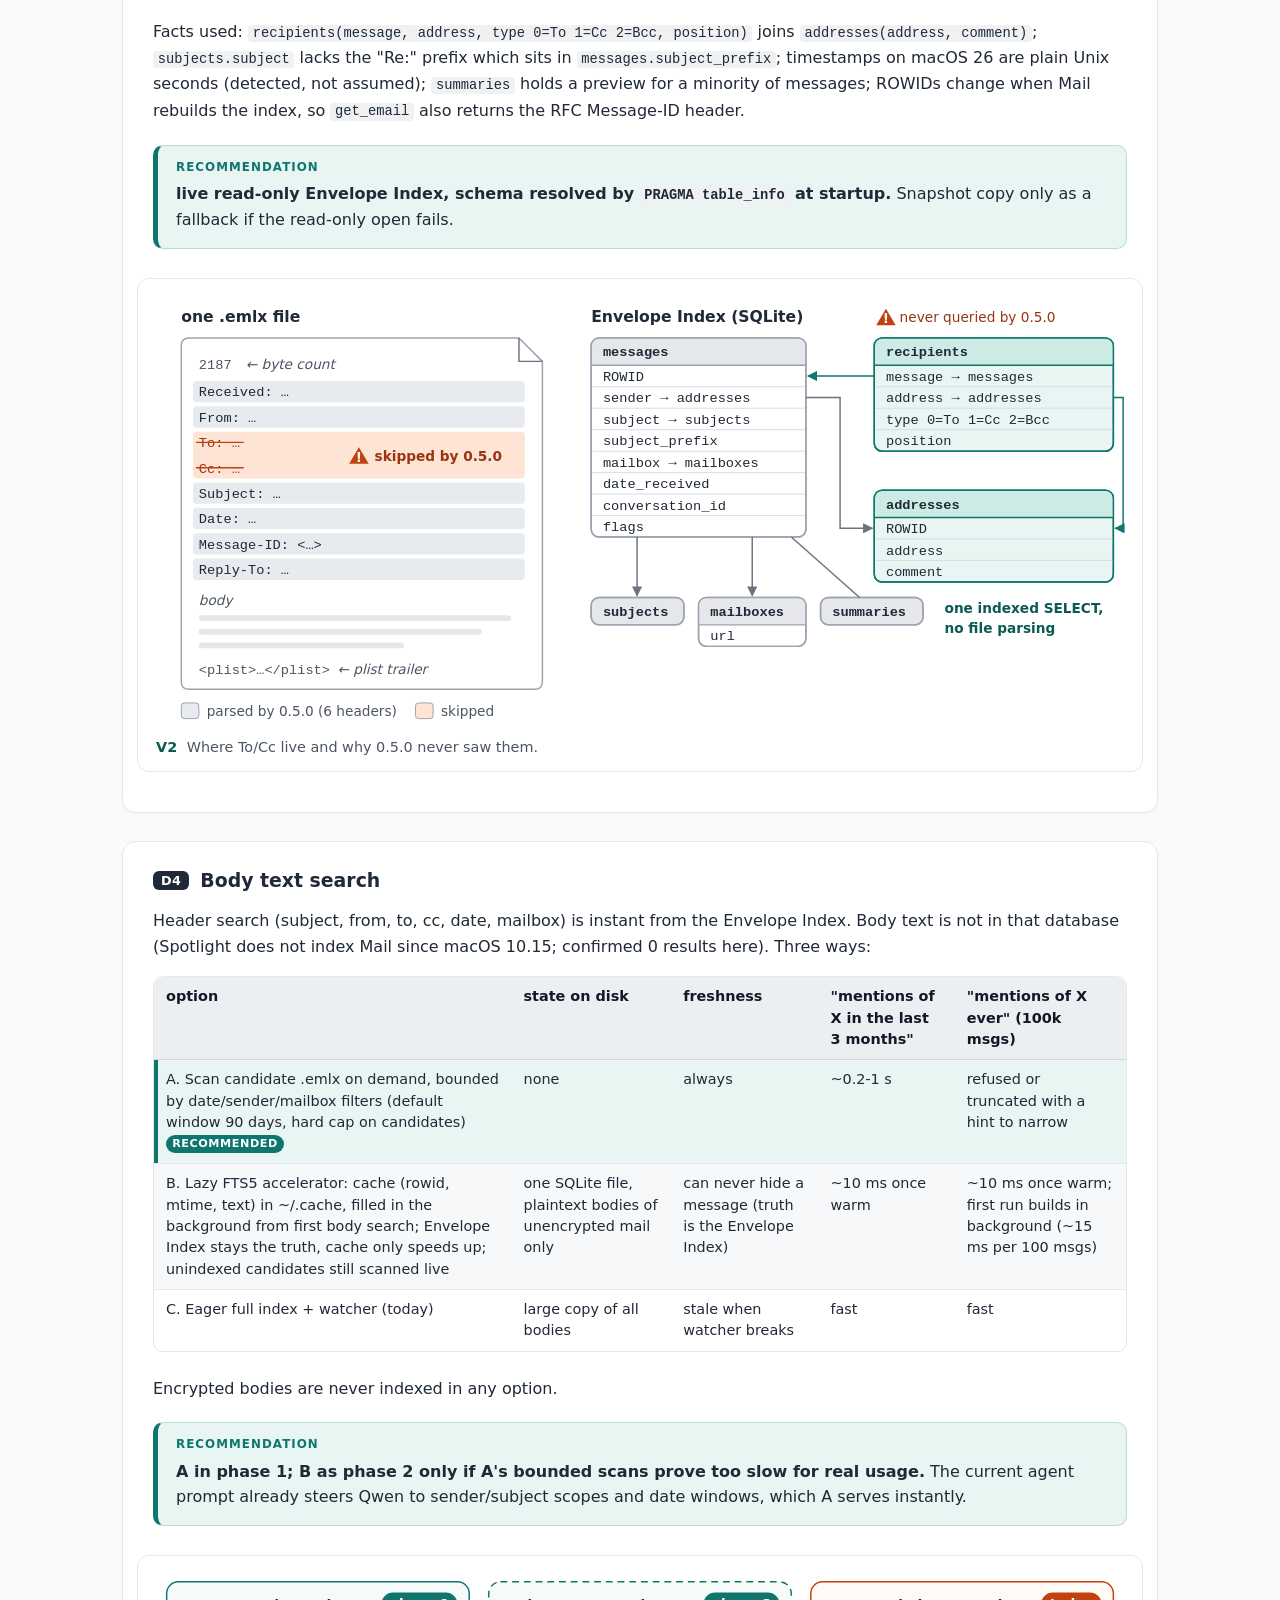
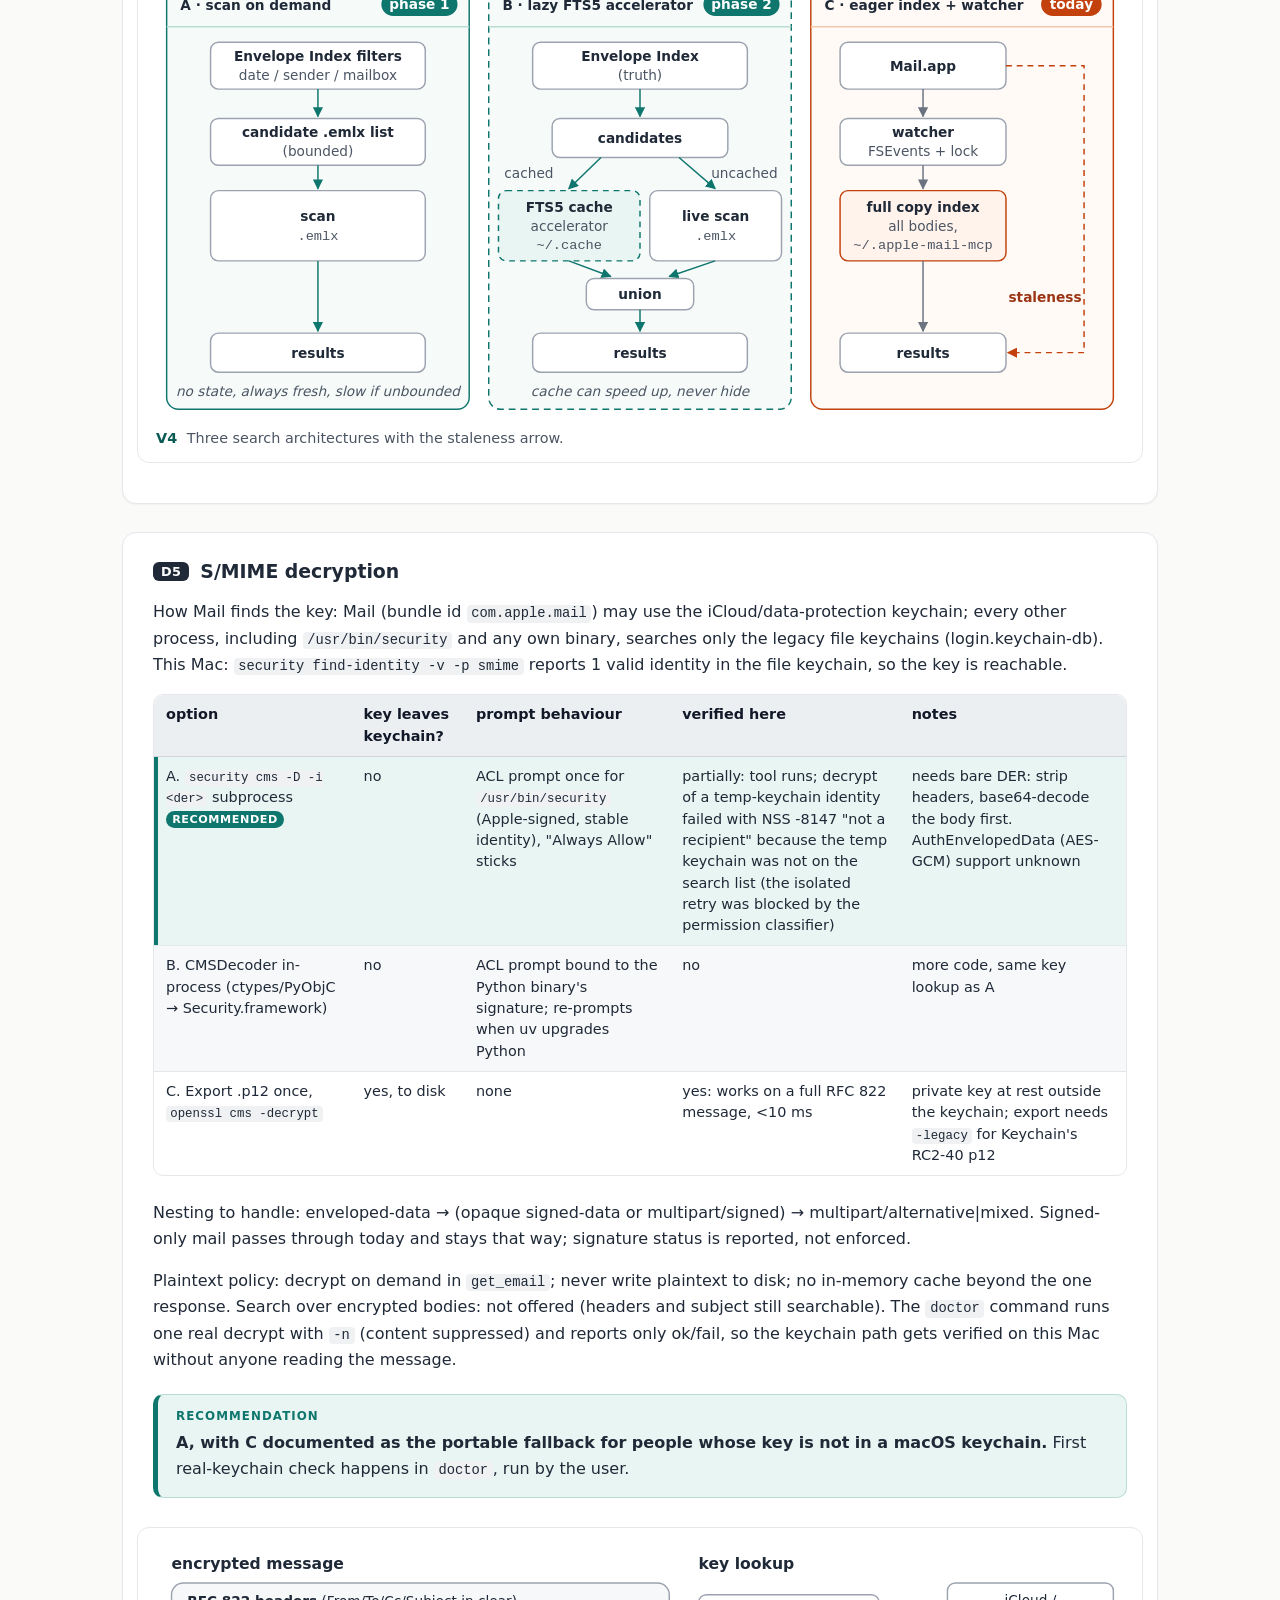
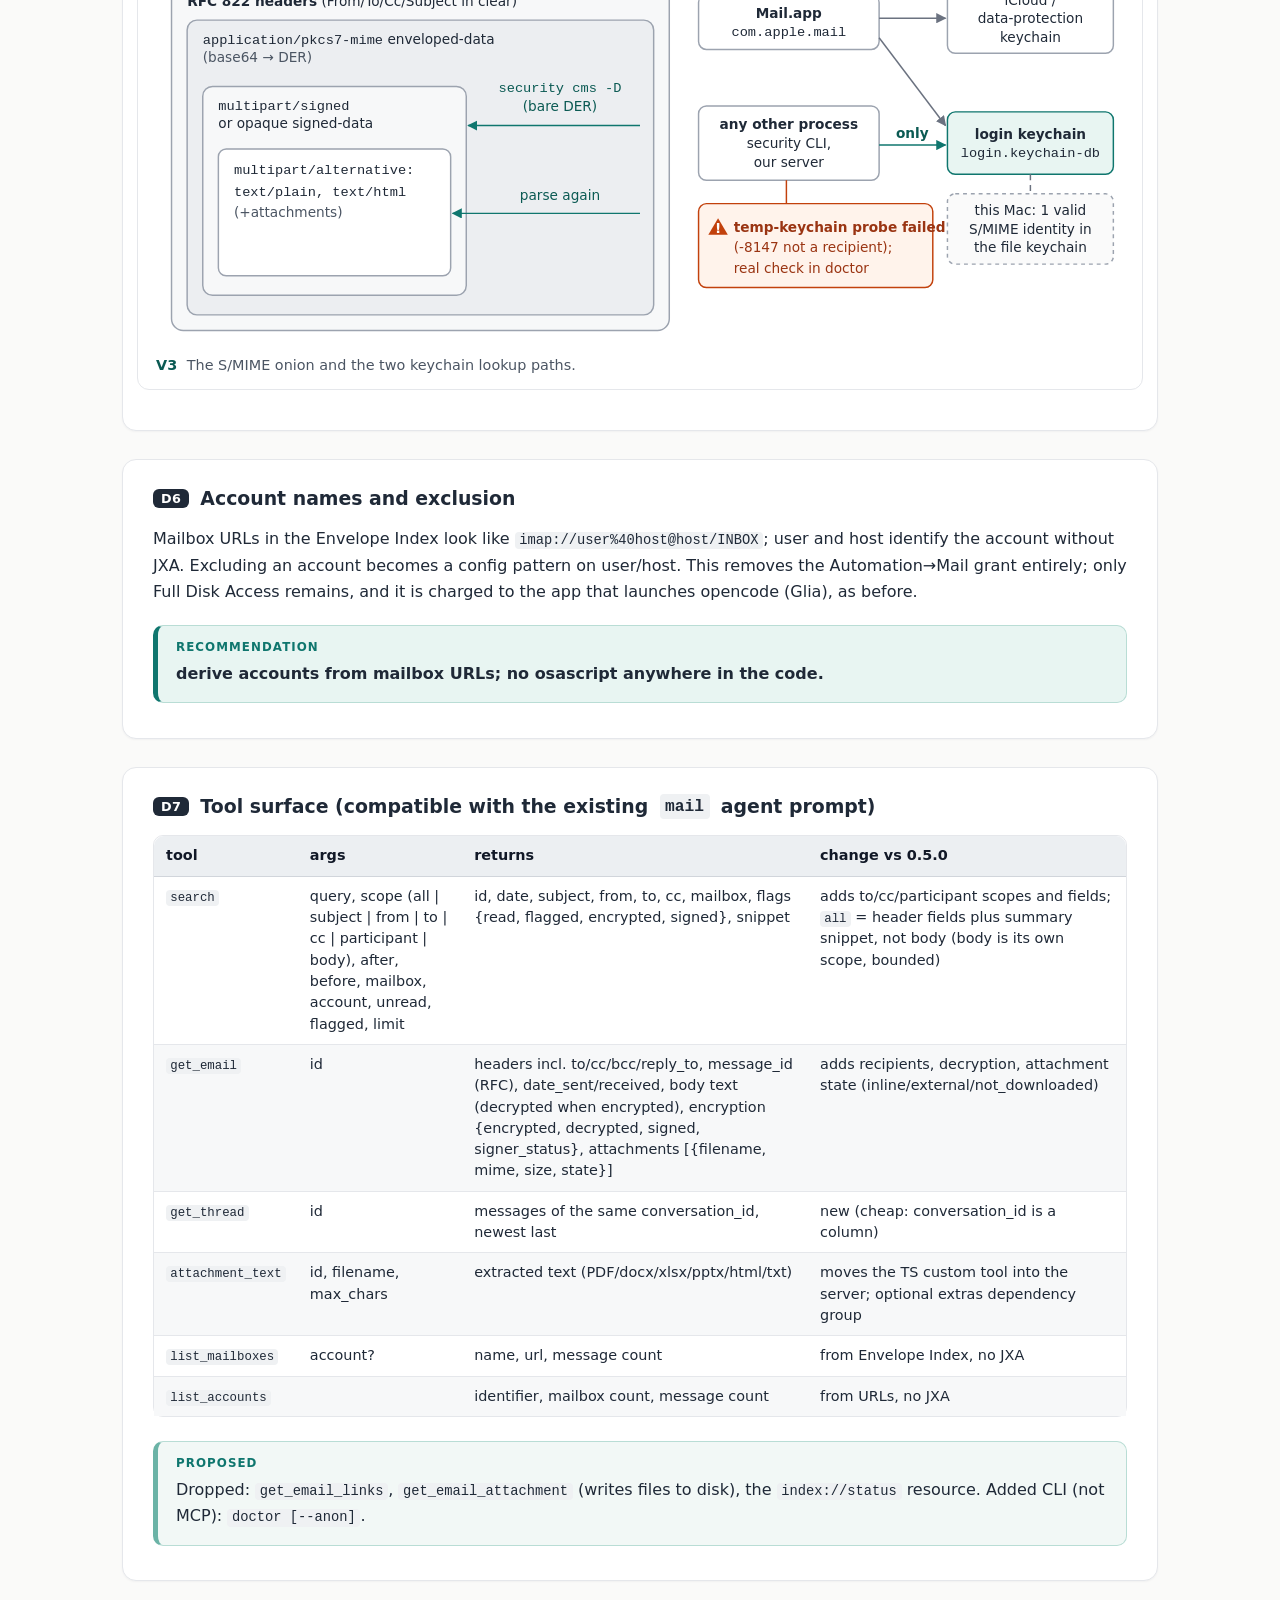
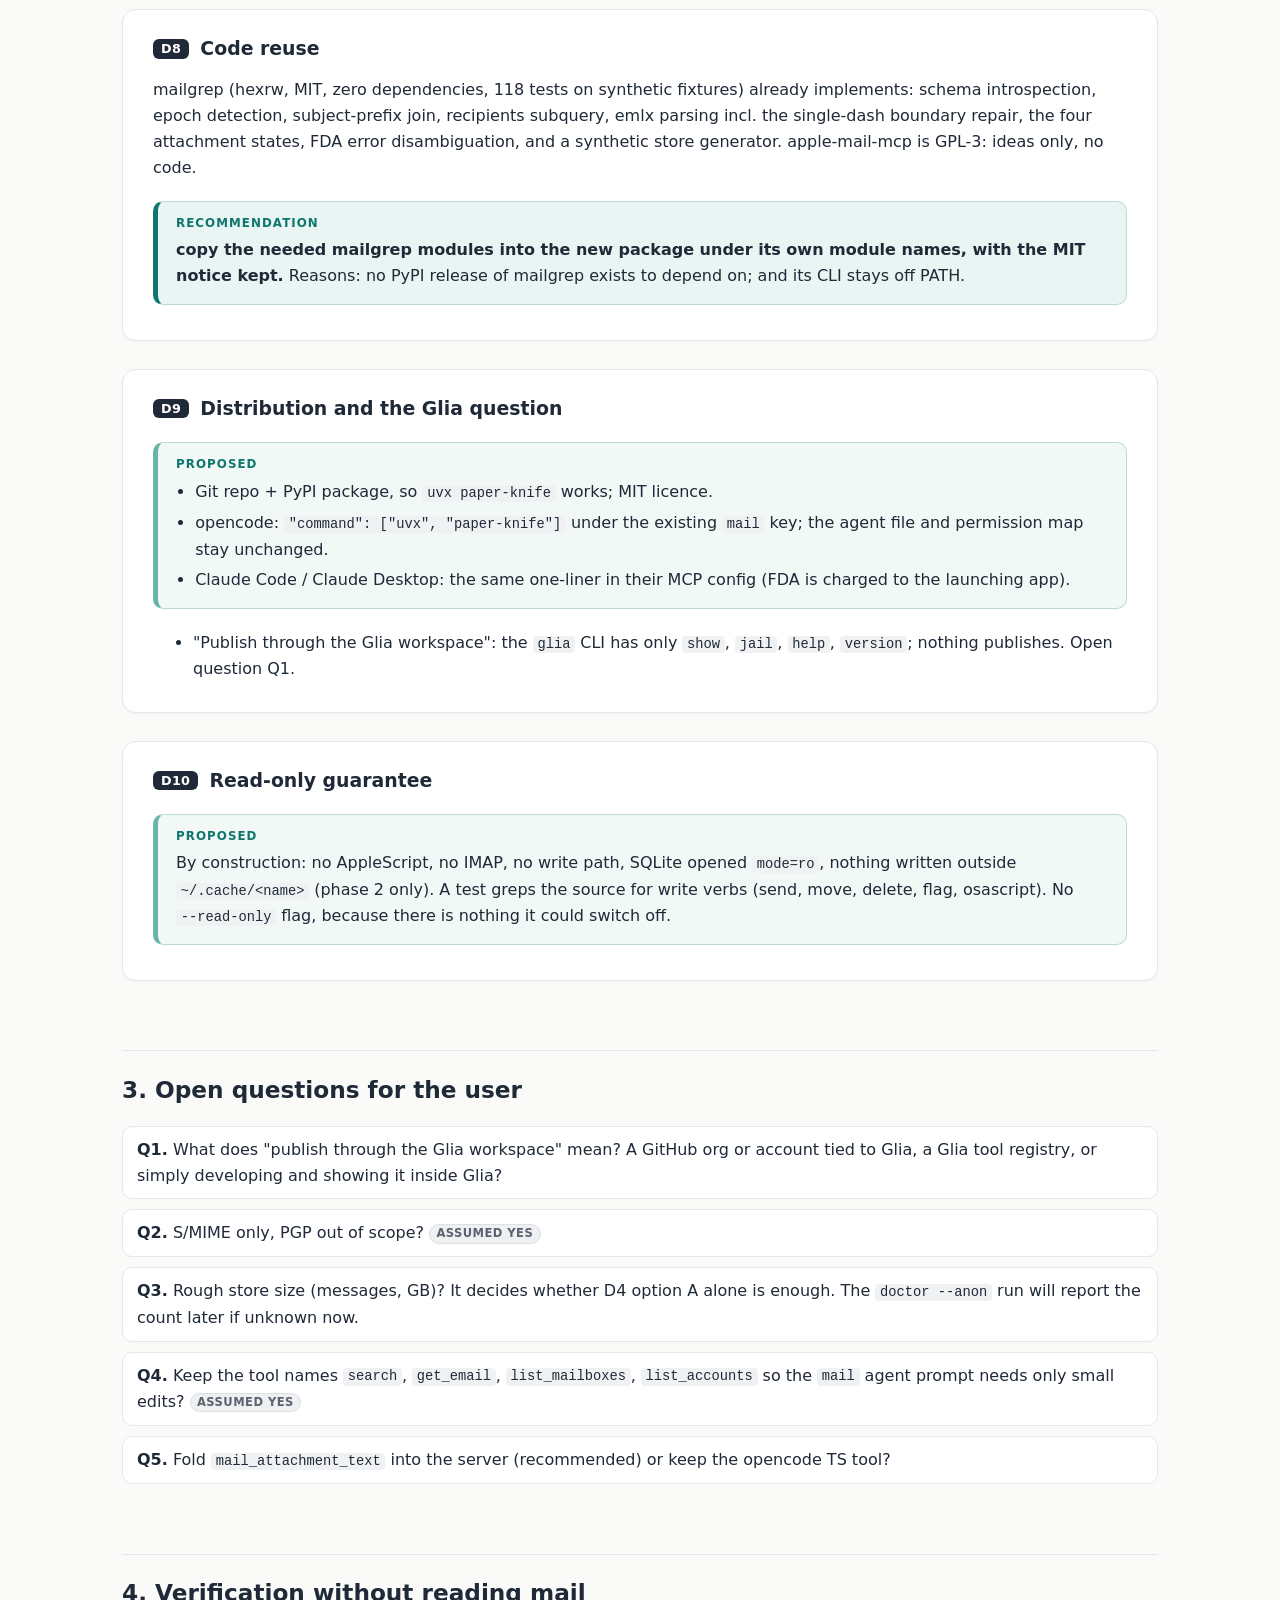
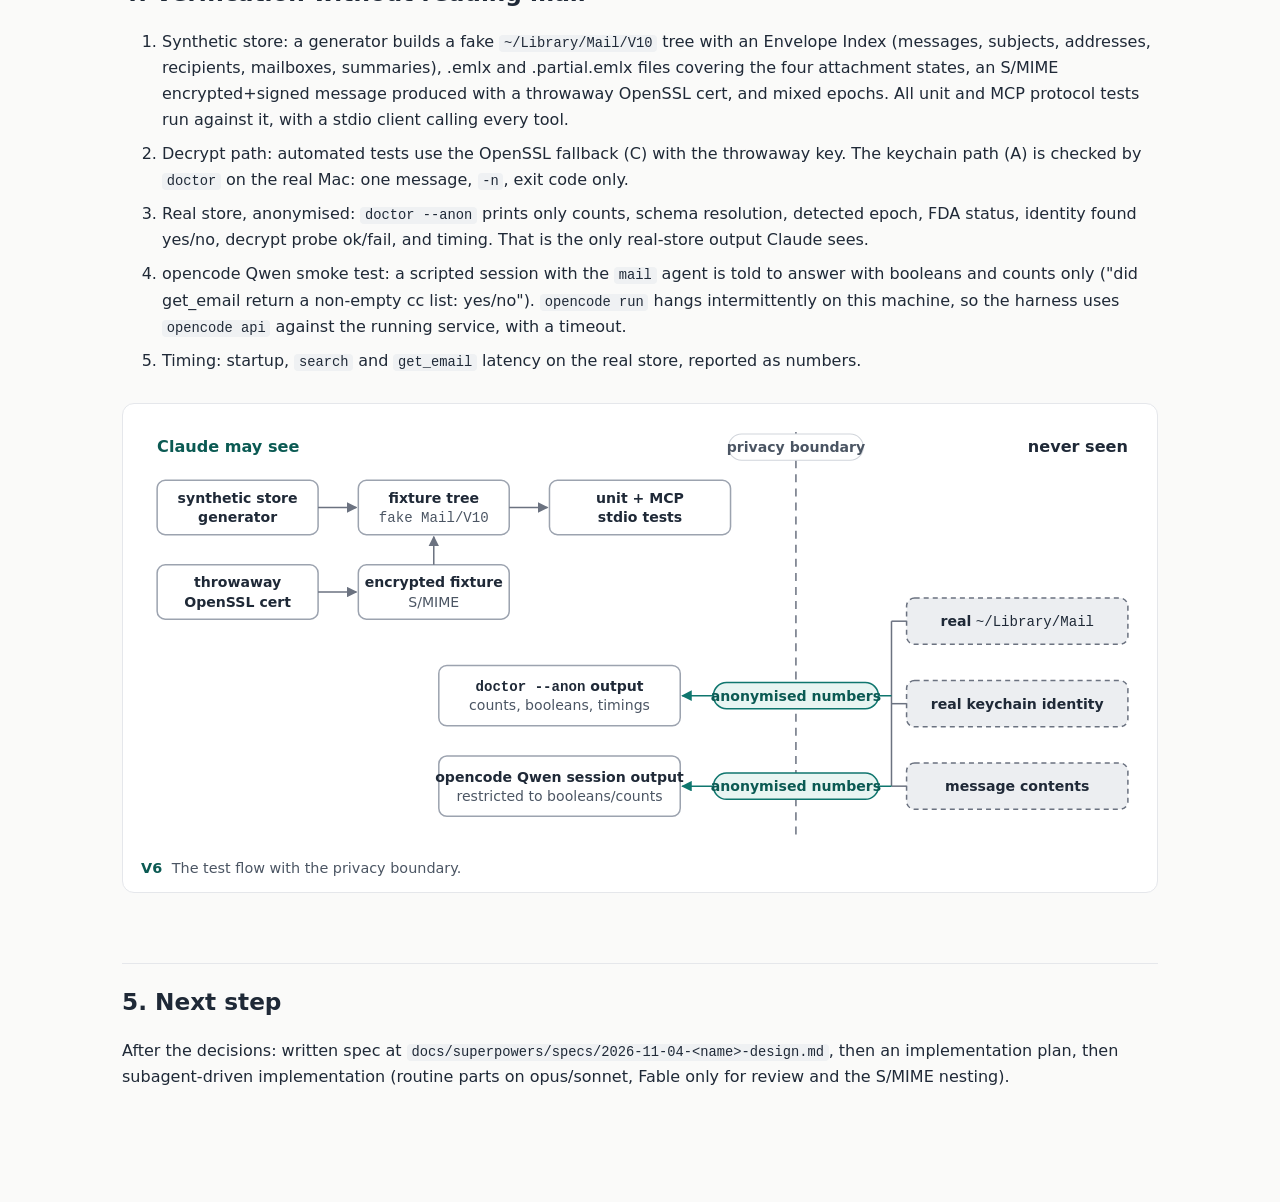
<file: docs/design-panel-2026-11-04.html>
<!DOCTYPE html>
<html lang="en">
<head>
<meta charset="utf-8">
<meta name="viewport" content="width=device-width, initial-scale=1">
<title>Decision panel: a new read-only Apple Mail MCP server</title>
<style>
:root{--ink:#1f2937;--ink2:#4b5563;--mu:#6b7280;--line:#e5e7eb;--bg:#fafaf9;--acc:#0f766e;--acc-bg:#e8f5f2;--acc-ink:#0b5a53;
--warn:#c2410c;--warn-bg:#fff3eb;--warn-ink:#9a3412;--zebra:#f7f8f9;
--mono:ui-monospace,SFMono-Regular,"SF Mono",Menlo,Consolas,"Liberation Mono",monospace;
--sans:-apple-system,BlinkMacSystemFont,"Segoe UI",system-ui,Roboto,"Helvetica Neue",Arial,sans-serif}
*{box-sizing:border-box}
html{scroll-behavior:smooth}
body{margin:0;background:var(--bg);color:var(--ink);font:16px/1.62 var(--sans);-webkit-font-smoothing:antialiased}
main{max-width:1100px;margin:0 auto;padding:48px 32px 96px}
a{color:var(--acc-ink)}
code{font-family:var(--mono);font-size:.86em;background:#eff1f3;padding:.08em .34em;border-radius:4px;white-space:nowrap}
td code{white-space:normal}
h1{font-size:2rem;line-height:1.22;margin:0 0 .35em;letter-spacing:-.01em}
.meta{color:var(--ink2);margin:0}
h2{font-size:1.45rem;line-height:1.3;margin:3em 0 .9em;padding-top:1em;border-top:1px solid var(--line)}
h3{font-size:1.18rem;line-height:1.35;margin:0 0 .8em;display:flex;align-items:center;gap:.6em}
section{scroll-margin-top:16px}
.card,figure,li[id]{scroll-margin-top:16px}
p,ul,ol{margin:0 0 1em}
li{margin:.3em 0}
strong{font-weight:650}
.top{display:grid;grid-template-columns:220px 1fr;gap:24px;align-items:start;margin:32px 0 0}
.box-title{font-size:.78rem;font-weight:700;letter-spacing:.08em;text-transform:uppercase;color:var(--mu)}
.toc{background:#fff;border:1px solid var(--line);border-radius:12px;padding:16px 18px;font-size:.92rem;line-height:1.45}
.toc ol{list-style:none;padding:0;margin:10px 0 0}
.toc li{margin:0 0 8px}
.toc a{text-decoration:none}
.toc a:hover{text-decoration:underline}
.toc-decs{display:grid;grid-template-columns:repeat(5,1fr);gap:4px;margin:6px 0 2px}
.toc-decs a{display:block;text-align:center;font-size:.8rem;font-weight:600;padding:2px 0;border:1px solid #cfe7e1;background:var(--acc-bg);border-radius:6px}
.sheet{background:#fff;border:1px solid var(--line);border-top:4px solid var(--acc);border-radius:12px;padding:16px 22px 18px}
.sheet-head{display:flex;justify-content:space-between;align-items:baseline;gap:12px;flex-wrap:wrap;margin-bottom:10px}
.hint{font-size:.88rem;color:var(--ink2)}
.sheet-grid{display:grid;grid-template-columns:3.1em 9.6em 1.1em 1fr;column-gap:8px;font-size:.93rem;line-height:1.45}
.sheet-grid>*{padding:5px 0;border-bottom:1px solid #f0f1f3}
.sheet-grid .num{font-weight:700;text-decoration:none;color:#fff;background:var(--ink);border-radius:6px;text-align:center;padding:1px 0;margin:4px 0;align-self:start;font-size:.85rem;border-bottom:0}
.sheet-grid .num.q{background:#4b5563}
.sheet-grid .what{font-weight:600}
.sheet-grid .arr{color:var(--mu)}
.sheet-grid .choice{color:var(--acc-ink)}
.qgrid{grid-template-columns:3.1em 1fr;margin-top:12px;padding-top:6px;border-top:1px solid var(--line)}
.badge{display:inline-block;font-size:.72rem;font-weight:600;letter-spacing:.04em;text-transform:uppercase;color:#5b6270;background:#eef0f2;
border:1px solid #dcdfe3;border-radius:999px;padding:0 .55em;line-height:1.55;vertical-align:.12em;white-space:nowrap}
p.assumed{border-left:3px solid #d1d5db;padding:2px 0 2px 12px;color:#374151}
.card{background:#fff;border:1px solid var(--line);border-radius:14px;padding:26px 30px 14px;margin:28px 0;box-shadow:0 1px 2px rgba(15,23,42,.04)}
.dnum{display:inline-block;font-size:.8rem;font-weight:700;color:#fff;background:var(--ink);border-radius:6px;padding:1px 8px;letter-spacing:.02em}
.rec{background:var(--acc-bg);border:1px solid #b9ddd5;border-left:5px solid var(--acc);border-radius:10px;padding:12px 18px 2px;margin:1.3em 0 1.3em}
.rec-label{font-size:.74rem;font-weight:700;letter-spacing:.09em;text-transform:uppercase;color:var(--acc);margin-bottom:4px}
.rec p{margin:0 0 .8em}
.rec ul{margin:0 0 .8em;padding-left:1.2em}
.rec-prop{background:#f2f8f6;border-left-color:#6bb3a6}
.table-wrap{margin:1em 0 1.5em}
table{width:100%;border-collapse:separate;border-spacing:0;font-size:.9rem;line-height:1.48;border:1px solid var(--line);border-radius:10px}
th,td{text-align:left;vertical-align:top;padding:9px 12px;border-bottom:1px solid var(--line)}
tbody tr:last-child td{border-bottom:0}
thead th{position:sticky;top:0;z-index:2;background:#eceff2;font-weight:650;color:#111827;border-bottom:1px solid #d1d5db}
thead th:first-child{border-top-left-radius:10px}
thead th:last-child{border-top-right-radius:10px}
tbody tr:nth-child(even) td{background:var(--zebra)}
tbody tr.rec-row td{background:var(--acc-bg)}
tbody tr.rec-row td:first-child{box-shadow:inset 4px 0 0 var(--acc)}
.pill-rec{display:inline-block;font-size:.7rem;font-weight:700;letter-spacing:.05em;text-transform:uppercase;color:#fff;background:var(--acc);
border-radius:999px;padding:0 .55em;line-height:1.6;vertical-align:.1em;white-space:nowrap}
figure{margin:1.8em 0 1.6em;background:#fff;border:1px solid var(--line);border-radius:12px;padding:16px 14px 12px}
.card figure{margin-left:-16px;margin-right:-16px}
.svgwrap{overflow-x:auto}
.svgwrap svg{display:block;width:100%;min-width:940px;height:auto}
figcaption{font-size:.9rem;color:var(--ink2);margin:10px 4px 0}
.fignum{display:inline-block;font-weight:700;color:var(--acc-ink);margin-right:.35em}
ul.qs{list-style:none;padding:0}
ul.qs li{background:#fff;border:1px solid var(--line);border-radius:10px;padding:10px 14px;margin:0 0 10px}
section>ol li{margin:.5em 0}
svg text{font-family:var(--sans);font-size:14px;fill:#1f2937}
svg .tt{font-size:16px;font-weight:700}
svg .b{font-weight:600}
svg .m{font-family:var(--mono)}
svg .mu{fill:#4b5563}
svg .ta{fill:#0b5a53}
svg .tw{fill:#9a3412}
svg .i{font-style:italic}
svg .bx{fill:#f3f4f6;stroke:#9ca3af;stroke-width:1.5}
svg .bxw{fill:#fff;stroke:#9ca3af;stroke-width:1.5}
svg .bxa{fill:#e8f5f2;stroke:#0f766e;stroke-width:1.5}
svg .bxx{fill:#fff3eb;stroke:#c2410c;stroke-width:1.5}
svg .bxn{fill:#eceef1;stroke:#6b7280;stroke-width:1.5;stroke-dasharray:5 4}
svg .note{fill:#fafafa;stroke:#9ca3af;stroke-width:1.5;stroke-dasharray:4 4}
svg .nofill{fill:none}
svg .hdronly{fill:#e5e7eb;stroke:#9ca3af;stroke-width:1.5}
svg .ln{fill:none;stroke:#6b7280;stroke-width:1.5}
svg .ln0{stroke:#9ca3af;stroke-width:1.5}
svg .lna{fill:none;stroke:#0f766e;stroke-width:1.5}
svg .lnw{fill:none;stroke:#c2410c;stroke-width:1.5}
svg .d{stroke-dasharray:6 5}
svg .rowsep{stroke:#d9dde2;stroke-width:1}
svg .sep{stroke:#d1d5db;stroke-width:1.5;stroke-dasharray:3 5}
svg .wtri{fill:#c2410c}
svg .wbang{fill:#fff;font-weight:700}
svg .hlp{fill:#e7eaee}
svg .hls{fill:#fde4d4}
svg .lg{stroke:#9ca3af;stroke-width:1}
svg .bodybar{fill:#e5e7eb}
svg .on1{fill:#f7f8f9;stroke:#9ca3af;stroke-width:1.5}
svg .on2{fill:#eceef1;stroke:#9ca3af;stroke-width:1.5}
svg .on3{fill:#f7f8f9;stroke:#9ca3af;stroke-width:1.5}
svg .on4{fill:#fff;stroke:#9ca3af;stroke-width:1.5}
svg .colA{fill:#f6fbfa;stroke:#0f766e;stroke-width:1.5}
svg .colB{fill:#f6fbfa;stroke:#0f766e;stroke-width:1.5;stroke-dasharray:7 5}
svg .colC{fill:#fffaf6;stroke:#c2410c;stroke-width:1.5}
svg .colAl,svg .colBl{stroke:#b9ddd5;stroke-width:1.5}
svg .colCl{stroke:#f3c9ae;stroke-width:1.5}
svg .pill-a{fill:#0f766e}
svg .pill-w{fill:#c2410c}
svg .pilltext{fill:#fff;font-weight:700}
svg .pill-n{fill:#e8f5f2;stroke:#0f766e;stroke-width:1.5}
svg .grid{stroke:#eceef1;stroke-width:1}
svg .axis{stroke:#9ca3af;stroke-width:1.5}
svg .bar-a{fill:#0f766e}
svg .bar-g{fill:#6b7280}
svg .bar-w{fill:#c2410c}
svg .sbadge{fill:#eef0f2;stroke:#dcdfe3;stroke-width:1}
svg .bound{stroke:#6b7280;stroke-width:1.5;stroke-dasharray:8 6}
svg .boundbg{fill:#fff;stroke:#d1d5db;stroke-width:1}
@media (max-width:860px){main{padding:28px 16px 64px}.top{grid-template-columns:1fr}
.sheet-grid{grid-template-columns:3.1em 1fr}.sheet-grid .arr{display:none}.sheet-grid .choice{grid-column:2}
.qgrid{grid-template-columns:3.1em 1fr}.table-wrap{overflow-x:auto}.card{padding:20px 18px 10px}}
</style>
</head>
<body>
<main>
<header>
<h1>Decision panel: a new read-only Apple Mail MCP server</h1>
<p class="meta">Date: 2026-11-04. Status: proposal, nothing built yet. Every section ends with a recommendation; the user decides.</p>
</header>
<div class="top">
<nav class="toc" aria-label="Contents"><div class="box-title">Contents</div><ol><li><a href="#s0">0. Understanding (write-back)</a></li><li><a href="#s1">1. What is wrong today (evidence)</a></li><li><a href="#s2">2. Decisions</a><div class="toc-decs"><a href="#d1" title="Name">D1</a><a href="#d2" title="Runtime">D2</a><a href="#d3" title="Where metadata comes from">D3</a><a href="#d4" title="Body text search">D4</a><a href="#d5" title="S/MIME decryption">D5</a><a href="#d6" title="Account names and exclusion">D6</a><a href="#d7" title="Tool surface (compatible with the existing `mail` agent prompt)">D7</a><a href="#d8" title="Code reuse">D8</a><a href="#d9" title="Distribution and the Glia question">D9</a><a href="#d10" title="Read-only guarantee">D10</a></div></li><li><a href="#s3">3. Open questions for the user</a></li><li><a href="#s4">4. Verification without reading mail</a></li><li><a href="#s5">5. Next step</a></li></ol></nav>
<aside class="sheet" aria-label="Decision sheet"><div class="sheet-head"><div class="box-title">Decision sheet</div><div class="hint">Reply in chat by number (D1–D10, Q1–Q5).</div></div><div class="sheet-grid"><a class="num" href="#d1">D1</a><span class="what">Name</span><span class="arr">→</span><span class="choice"><code>paper-knife</code>; opencode key stays <code>mail</code>, tools stay <code>mail_*</code></span><a class="num" href="#d2">D2</a><span class="what">Runtime</span><span class="arr">→</span><span class="choice">Python + uv + official <code>mcp</code> SDK (not fastmcp); no other dependency</span><a class="num" href="#d3">D3</a><span class="what">Metadata source</span><span class="arr">→</span><span class="choice">live read-only Envelope Index, schema via <code>PRAGMA table_info</code>; snapshot copy only as fallback</span><a class="num" href="#d4">D4</a><span class="what">Body text search</span><span class="arr">→</span><span class="choice">A (bounded on-demand .emlx scan) in phase 1; B (lazy FTS5 accelerator) only if A proves too slow</span><a class="num" href="#d5">D5</a><span class="what">S/MIME decryption</span><span class="arr">→</span><span class="choice">A (<code>security cms -D</code> subprocess); C (.p12 + <code>openssl cms</code>) documented as portable fallback</span><a class="num" href="#d6">D6</a><span class="what">Accounts</span><span class="arr">→</span><span class="choice">derive from mailbox URLs; no osascript anywhere</span><a class="num" href="#d7">D7</a><span class="what">Tool surface</span><span class="arr">→</span><span class="choice"><code>search</code>, <code>get_email</code>, <code>get_thread</code>, <code>attachment_text</code>, <code>list_mailboxes</code>, <code>list_accounts</code>; CLI <code>doctor [--anon]</code> <span class="badge">proposed</span></span><a class="num" href="#d8">D8</a><span class="what">Code reuse</span><span class="arr">→</span><span class="choice">copy needed mailgrep modules, MIT notice kept; apple-mail-mcp ideas only</span><a class="num" href="#d9">D9</a><span class="what">Distribution</span><span class="arr">→</span><span class="choice">Git repo + PyPI (<code>uvx paper-knife</code>), MIT; Glia publishing open, see Q1 <span class="badge">proposed</span></span><a class="num" href="#d10">D10</a><span class="what">Read-only</span><span class="arr">→</span><span class="choice">by construction; no <code>--read-only</code> flag <span class="badge">proposed</span></span></div><div class="sheet-grid qgrid"><a class="num q" href="#q1">Q1</a><span class="qtext">What does “publish through the Glia workspace” mean? GitHub org/account, Glia tool registry, or developing and showing it inside Glia?</span><a class="num q" href="#q2">Q2</a><span class="qtext">S/MIME only, PGP out of scope? <span class="badge">assumed yes</span></span><a class="num q" href="#q3">Q3</a><span class="qtext">Rough store size (messages, GB)? Decides whether D4 option A alone is enough.</span><a class="num q" href="#q4">Q4</a><span class="qtext">Keep tool names <code>search</code>, <code>get_email</code>, <code>list_mailboxes</code>, <code>list_accounts</code>? <span class="badge">assumed yes</span></span><a class="num q" href="#q5">Q5</a><span class="qtext">Fold <code>mail_attachment_text</code> into the server (recommended) or keep the opencode TS tool?</span></div></aside>
</div>
<section id="s0"><h2>0. Understanding (write-back)</h2>
<p><strong>Goal:</strong> replace imdinu/apple-mail-mcp 0.5.0 in the opencode <code>mail</code> agent with an own MCP server that (a) returns To/Cc, (b) decrypts S/MIME mail with the user's own certificate, (c) starts and answers fast with low friction, (d) others can use, (e) gets a fitting name and is published under the Glia GitHub organisation.</p>
<p><strong>Constraints:</strong> Claude never reads real mail during implementation; tests run on synthetic data; real-store checks only via opencode Qwen sessions or anonymised output (counts, booleans, hashes). Read-only stays enforced (no send/move/flag/delete).</p>
<p class="assumed"><span class="badge">assumed</span> <strong>Assumed (please correct):</strong> encryption means S/MIME (one valid S/MIME identity found in the login keychain), not PGP. The opencode <code>mail</code> agent prompt and the <code>mail_*</code> permission rules should keep working with minimal edits. The Google account stays excluded. Apple Mail remains the only mail client of record (Exchange/EWS accounts are out of scope: they keep no local files).</p>
<p><strong>Success looks like:</strong> a Qwen session answers "who was CC'd on X?" and "what does the encrypted mail from Y say?" correctly; server up in well under a second; no index to rebuild, no lock to fight; a stranger can <code>uvx &lt;name&gt;</code> and add two lines to an MCP config.</p>
</section>
<section id="s1"><h2>1. What is wrong today (evidence)</h2>
<p>apple-mail-mcp 0.5.0 (GPL-3, Python, fastmcp 3 beta):</p>
<ul><li>Parses only Subject, From, Received, Date, Reply-To, Message-ID from each .emlx. To/Cc/Bcc are never read and never stored; the Envelope Index <code>recipients</code> table is never queried. PR #129 adds <code>to</code>/<code>cc</code> to <code>get_email</code> only, still open since 2026-10-07.</li><li>Builds its own copy of every message body into <code>~/.apple-mail-mcp/index.db</code> (FTS5). That copy is what goes stale: <code>--watch</code> depends on FSEvents and on Full Disk Access of whichever process holds the writer lock; issues #122/#130 report days of staleness and starved instances; #125 reports one bad .emlx aborting the whole sync. On this Mac the index silently went stale on 2026-10-30 after a Glia rebuild changed the TCC grant.</li><li><code>application/pkcs7-mime</code> bodies are base64-decoded and UTF-8-decoded with errors=replace: ciphertext becomes mojibake, and that mojibake is written into the FTS index.</li><li>Account names via JXA (osascript), which needs the Automation→Mail grant, the second TCC grant the README fights with.</li><li>fastmcp import alone costs ~2 s (their PR #117 measurement).</li><li><code>--read-only</code> disables nothing in 0.5.0 (no write tools exist; <code>_ensure_writable</code> is dead code).</li></ul>
<figure id="v1"><div class="svgwrap"><svg viewBox="0 0 1000 470" role="img" aria-labelledby="v1-t"><title id="v1-t">V1 Today vs proposed: apple-mail-mcp 0.5.0 pipeline above, proposed pipeline below</title><defs><marker id="v1-ah-g" viewBox="0 0 10 10" refX="9" refY="5" markerWidth="7" markerHeight="7" orient="auto-start-reverse"><path d="M0,0 L10,5 L0,10 z" fill="#6b7280"/></marker><marker id="v1-ah-a" viewBox="0 0 10 10" refX="9" refY="5" markerWidth="7" markerHeight="7" orient="auto-start-reverse"><path d="M0,0 L10,5 L0,10 z" fill="#0f766e"/></marker><marker id="v1-ah-w" viewBox="0 0 10 10" refX="9" refY="5" markerWidth="7" markerHeight="7" orient="auto-start-reverse"><path d="M0,0 L10,5 L0,10 z" fill="#c2410c"/></marker></defs><text x="20" y="28" class="tt">apple-mail-mcp 0.5.0 today</text><rect x="740" y="8" width="245" height="54" rx="8" class="bxw"/><text x="862.5" y="29" text-anchor="middle">JXA osascript → account names</text><path d="M779,36 L789,53 L769,53 Z" class="wtri"/><text x="779" y="51" text-anchor="middle" class="wbang">!</text><text x="793" y="50" class="tw">needs Automation grant</text><path d="M792,62 L792,82" class="ln" marker-end="url(#v1-ah-g)"/><path d="M340,80 L340,71 L700,71 L700,80" class="lnw"/><path d="M352,43 L362,60 L342,60 Z" class="wtri"/><text x="352" y="58" text-anchor="middle" class="wbang">!</text><text x="367" y="57" class="tw">stale when watcher/lock/FDA fail (#122 #130 #125)</text><rect x="20" y="84" width="90" height="70" rx="8" class="bxw"/><text x="65.0" y="124.0" class="b" text-anchor="middle">Mail.app</text><rect x="150" y="84" width="150" height="70" rx="8" class="bxw"/><text x="225.0" y="105.0" class="m" text-anchor="middle">~/Library/Mail</text><text x="225.0" y="124.0" text-anchor="middle">.emlx files +</text><text x="225.0" y="143.0" text-anchor="middle">Envelope Index</text><rect x="340" y="84" width="140" height="70" rx="8" class="bxx"/><text x="410.0" y="114.5" text-anchor="middle">FSEvents watcher</text><text x="410.0" y="133.5" text-anchor="middle">+ writer lock</text><rect x="520" y="84" width="180" height="70" rx="8" class="bxx"/><text x="610.0" y="105.0" text-anchor="middle">own FTS5 index copy</text><text x="610.0" y="124.0" class="m" text-anchor="middle">~/.apple-mail-mcp/</text><text x="610.0" y="143.0" class="m" text-anchor="middle">index.db</text><rect x="740" y="84" width="105" height="70" rx="8" class="bxw"/><text x="792.5" y="124.0" class="b" text-anchor="middle">MCP tools</text><rect x="885" y="84" width="95" height="70" rx="8" class="bxw"/><text x="932.5" y="124.0" class="b" text-anchor="middle">opencode</text><path d="M110,119 L148,119" class="ln" marker-end="url(#v1-ah-g)"/><path d="M300,119 L338,119" class="ln" marker-end="url(#v1-ah-g)"/><path d="M480,119 L518,119" class="ln" marker-end="url(#v1-ah-g)"/><path d="M700,119 L738,119" class="ln" marker-end="url(#v1-ah-g)"/><path d="M845,119 L883,119" class="ln" marker-end="url(#v1-ah-g)"/><path d="M410,154 L410,166" class="lnw"/><path d="M410,167 L420,184 L400,184 Z" class="wtri"/><text x="410" y="182" text-anchor="middle" class="wbang">!</text><text x="424" y="181" class="tw">To/Cc never parsed</text><path d="M610,154 L610,192" class="lnw"/><path d="M610,193 L620,210 L600,210 Z" class="wtri"/><text x="610" y="208" text-anchor="middle" class="wbang">!</text><text x="624" y="207" class="tw">ciphertext → mojibake into index</text><path d="M792,154 L792,166" class="lnw"/><path d="M792,167 L802,184 L782,184 Z" class="wtri"/><text x="792" y="182" text-anchor="middle" class="wbang">!</text><text x="806" y="181" class="tw">fastmcp import ~2 s</text><line x1="20" y1="230" x2="980" y2="230" class="sep"/><text x="20" y="260" class="tt ta">proposed</text><text x="660" y="280" class="ta" text-anchor="middle">accounts from mailbox URLs, no JXA</text><rect x="20" y="292" width="90" height="70" rx="8" class="bxw"/><text x="65.0" y="332.0" class="b" text-anchor="middle">Mail.app</text><rect x="150" y="292" width="210" height="70" rx="8" class="bxa"/><text x="255.0" y="322.5" class="b" text-anchor="middle">Envelope Index</text><text x="255.0" y="341.5" text-anchor="middle">opened read-only, live</text><rect x="600" y="292" width="120" height="70" rx="8" class="bxa"/><text x="660.0" y="332.0" class="b" text-anchor="middle">MCP tools</text><rect x="760" y="292" width="100" height="70" rx="8" class="bxw"/><text x="810.0" y="332.0" class="b" text-anchor="middle">opencode</text><path d="M110,327 L148,327" class="ln" marker-end="url(#v1-ah-g)"/><path d="M360,327 L598,327" class="lna" marker-end="url(#v1-ah-a)"/><text x="480" y="318" class="ta" text-anchor="middle">no index, no watcher, no lock</text><text x="480" y="348" class="ta" text-anchor="middle">To/Cc/Bcc from recipients table</text><path d="M720,327 L758,327" class="ln" marker-end="url(#v1-ah-g)"/><path d="M65,362 L65,417 L298,417" class="ln d" marker-end="url(#v1-ah-g)"/><rect x="300" y="392" width="240" height="50" rx="8" class="bxw"/><text x="420.0" y="412.5" class="b" text-anchor="middle">.emlx read on demand</text><text x="420.0" y="431.5" text-anchor="middle">for get_email / body scan</text><path d="M540,417 L630,417 L630,364" class="ln" marker-end="url(#v1-ah-g)"/><rect x="690" y="386" width="295" height="76" rx="8" class="bxw"/><text x="837.5" y="410.0" class="m" text-anchor="middle">/usr/bin/security cms -D</text><text x="837.5" y="429.0" text-anchor="middle">keychain identity</text><text x="837.5" y="448.0" class="ta" text-anchor="middle">decrypt on demand, never stored</text><path d="M700,386 L700,364" class="ln" marker-end="url(#v1-ah-g)"/></svg></div><figcaption><span class="fignum">V1</span> Today vs proposed pipeline.</figcaption></figure>
</section>
<section id="s2"><h2>2. Decisions</h2>
<article class="card" id="d1"><h3><span class="dnum">D1</span>Name</h3>
<p>Themes: the envelope (From/To/Cc is literally the envelope; Apple calls its database "Envelope Index"), the letter opener (opens sealed mail, never writes), the seal (S/MIME).</p>
<div class="table-wrap"><table><thead><tr><th scope="col">name</th><th scope="col">PyPI</th><th scope="col">npm</th><th scope="col">GitHub</th><th scope="col">brew</th><th scope="col">reads as</th></tr></thead><tbody><tr class="rec-row"><td>paper-knife <span class="pill-rec">recommended</span></td><td>free</td><td>free</td><td>none</td><td>free</td><td>letter opener: opens the envelope and the seal, cannot write</td></tr><tr><td>envelope-mcp</td><td>free</td><td>free</td><td>none</td><td>free</td><td>literal: exposes the Envelope Index and the envelope fields</td></tr><tr><td>unwax</td><td>free</td><td>free</td><td>none</td><td>free</td><td>breaks the wax seal; short, but obscure</td></tr><tr><td>emlx-mcp</td><td>free</td><td>free</td><td>none</td><td>free</td><td>descriptive, dull</td></tr></tbody></table></div>
<p>Rejected: envelope (taken everywhere), paperknife (1.5k-star PDF tool), letter-opener (brew cask + npm), unseal (taken), postbox (commercial mail client), lettre (Rust mailer).</p>
<div class="rec"><div class="rec-label">Recommendation</div><p><strong><code>paper-knife</code>.</strong> Tagline: "a letter opener for Apple Mail: read-only MCP server with full envelopes and S/MIME". The opencode server key stays <code>mail</code>, so tools keep appearing as <code>mail_*</code>.</p></div>
</article>
<article class="card" id="d2"><h3><span class="dnum">D2</span>Runtime</h3>
<div class="table-wrap"><table><thead><tr><th scope="col">option</th><th scope="col">cold start (this Mac)</th><th scope="col">MIME parsing</th><th scope="col">SQLite</th><th scope="col">S/MIME</th><th scope="col">build/hack cost</th></tr></thead><tbody><tr class="rec-row"><td>Python 3.12 via uv, official <code>mcp</code> SDK only <span class="pill-rec">recommended</span></td><td>0.36 s warm (<code>uv run</code> + import mcp.server), 2.2 s first ever</td><td>stdlib <code>email</code></td><td>stdlib</td><td>subprocess <code>security cms</code></td><td>lowest; mailgrep code (MIT) reusable as-is</td></tr><tr><td>Swift binary, swift-sdk</td><td>~0.02 s <span class="badge">estimate</span></td><td>none in stdlib: write own or depend</td><td>system lib</td><td>in-process CMSDecoder</td><td>highest; keychain ACL bound to the binary's signature, re-prompts on every rebuild (same cdhash problem the README documents for Glia)</td></tr><tr><td>Node 25, TS, official SDK</td><td>~0.1 s <span class="badge">estimate</span></td><td>no stdlib parser; mailparser is heavy</td><td>node:sqlite built-in</td><td>subprocess <code>security cms</code></td><td>medium; aligns with opencode's TS tools</td></tr></tbody></table></div>
<p>The server is a long-lived child of opencode; cold start is paid once per opencode service start. Query latency matters more, and all three options answer Envelope Index queries in milliseconds.</p>
<div class="rec"><div class="rec-label">Recommendation</div><p><strong>Python + uv + official <code>mcp</code> SDK (not fastmcp).</strong> No other dependency. Lazy imports so <code>doctor</code> and <code>--version</code> start in ~50 ms.</p></div><figure id="v5"><div class="svgwrap"><svg viewBox="0 0 1000 332" role="img" aria-labelledby="v5-t"><title id="v5-t">V5 Cold start: Python + uv + mcp 0.36 s, Node ~0.1 s, Swift ~0.02 s, fastmcp import ~2.0 s</title><defs><marker id="v5-ah-g" viewBox="0 0 10 10" refX="9" refY="5" markerWidth="7" markerHeight="7" orient="auto-start-reverse"><path d="M0,0 L10,5 L0,10 z" fill="#6b7280"/></marker><marker id="v5-ah-a" viewBox="0 0 10 10" refX="9" refY="5" markerWidth="7" markerHeight="7" orient="auto-start-reverse"><path d="M0,0 L10,5 L0,10 z" fill="#0f766e"/></marker><marker id="v5-ah-w" viewBox="0 0 10 10" refX="9" refY="5" markerWidth="7" markerHeight="7" orient="auto-start-reverse"><path d="M0,0 L10,5 L0,10 z" fill="#c2410c"/></marker></defs><line x1="270" y1="26" x2="270" y2="272" class="grid"/><text x="270" y="294" class="mu" text-anchor="middle">0</text><line x1="406.0" y1="26" x2="406.0" y2="272" class="grid"/><text x="406.0" y="294" class="mu" text-anchor="middle">0.5</text><line x1="542.0" y1="26" x2="542.0" y2="272" class="grid"/><text x="542.0" y="294" class="mu" text-anchor="middle">1.0</text><line x1="678.0" y1="26" x2="678.0" y2="272" class="grid"/><text x="678.0" y="294" class="mu" text-anchor="middle">1.5</text><line x1="814.0" y1="26" x2="814.0" y2="272" class="grid"/><text x="814.0" y="294" class="mu" text-anchor="middle">2.0</text><line x1="950.0" y1="26" x2="950.0" y2="272" class="grid"/><text x="950.0" y="294" class="mu" text-anchor="middle">2.5 s</text><line x1="270" y1="272" x2="950.0" y2="272" class="axis"/><text x="610.0" y="320" class="mu" text-anchor="middle">cold start, seconds</text><path d="M270,44 H363.92 Q367.92,44 367.92,48 V68 Q367.92,72 363.92,72 H270 Z" class="bar-a"><title>Python + uv + mcp SDK: 0.36 s · measured warm (2.2 s first ever)</title></path><text x="255" y="56" class="b" text-anchor="end">Python + uv + mcp SDK</text><text x="255" y="75" class="ta" text-anchor="end">recommended</text><text x="377.9" y="63">0.36 s · measured warm (2.2 s first ever)</text><path d="M270,104 H293.2 Q297.2,104 297.2,108 V128 Q297.2,132 293.2,132 H270 Z" class="bar-g"><title>Node 25, TS SDK: ~0.1 s</title></path><text x="255" y="123" class="b" text-anchor="end">Node 25, TS SDK</text><text x="307.2" y="123">~0.1 s</text><rect x="362.8" y="107" width="76" height="22" rx="11" class="sbadge"/><text x="400.8" y="123" class="mu" text-anchor="middle">estimate</text><path d="M270,164 H272.72 Q275.44,164 275.44,166.72 V189.28 Q275.44,192 272.72,192 H270 Z" class="bar-g"><title>Swift binary: ~0.02 s</title></path><text x="255" y="183" class="b" text-anchor="end">Swift binary</text><text x="285.4" y="183">~0.02 s</text><rect x="348.6" y="167" width="76" height="22" rx="11" class="sbadge"/><text x="386.6" y="183" class="mu" text-anchor="middle">estimate</text><path d="M270,224 H810.0 Q814.0,224 814.0,228 V248 Q814.0,252 810.0,252 H270 Z" class="bar-w"><title>fastmcp import: ~2.0 s</title></path><text x="255" y="236" class="b" text-anchor="end">fastmcp import</text><text x="255" y="255" class="tw" text-anchor="end">today, their PR #117</text><text x="824.0" y="243">~2.0 s</text></svg></div><figcaption><span class="fignum">V5</span> Cold start: paid once per opencode service start; queries are milliseconds for all.</figcaption></figure>
</article>
<article class="card" id="d3"><h3><span class="dnum">D3</span>Where metadata comes from</h3>
<div class="table-wrap"><table><thead><tr><th scope="col">option</th><th scope="col">freshness</th><th scope="col">cost per query</th><th scope="col">risk</th></tr></thead><tbody><tr class="rec-row"><td>Open the live <code>Envelope Index</code> read-only (<code>mode=ro</code>, WAL, short transactions, no copy) <span class="pill-rec">recommended</span></td><td>always current: Mail writes, we read the same file</td><td>~1-10 ms</td><td>none known; SQLite ≥3.22 reads WAL databases read-only; readers never block Mail; <code>immutable=1</code> must NOT be used (hides un-checkpointed WAL, seen in practice)</td></tr><tr><td>Snapshot copy of DB+WAL+SHM per query (mailgrep's choice)</td><td>current at copy time</td><td>O(DB size) per query: tens to hundreds of ms</td><td>none; wasteful for a server</td></tr><tr><td>Own mirror + watcher (apple-mail-mcp)</td><td>stale whenever watcher/lock/FDA misbehave</td><td>fast</td><td>the exact failure mode being replaced</td></tr></tbody></table></div>
<p>Facts used: <code>recipients(message, address, type 0=To 1=Cc 2=Bcc, position)</code> joins <code>addresses(address, comment)</code>; <code>subjects.subject</code> lacks the "Re:" prefix which sits in <code>messages.subject_prefix</code>; timestamps on macOS 26 are plain Unix seconds (detected, not assumed); <code>summaries</code> holds a preview for a minority of messages; ROWIDs change when Mail rebuilds the index, so <code>get_email</code> also returns the RFC Message-ID header.</p>
<div class="rec"><div class="rec-label">Recommendation</div><p><strong>live read-only Envelope Index, schema resolved by <code>PRAGMA table_info</code> at startup.</strong> Snapshot copy only as a fallback if the read-only open fails.</p></div>
<figure id="v2"><div class="svgwrap"><svg viewBox="0 0 1000 442" role="img" aria-labelledby="v2-t"><title id="v2-t">V2 Where To/Cc live: the .emlx headers 0.5.0 parses, and the Envelope Index recipients table</title><defs><marker id="v2-ah-g" viewBox="0 0 10 10" refX="9" refY="5" markerWidth="7" markerHeight="7" orient="auto-start-reverse"><path d="M0,0 L10,5 L0,10 z" fill="#6b7280"/></marker><marker id="v2-ah-a" viewBox="0 0 10 10" refX="9" refY="5" markerWidth="7" markerHeight="7" orient="auto-start-reverse"><path d="M0,0 L10,5 L0,10 z" fill="#0f766e"/></marker><marker id="v2-ah-w" viewBox="0 0 10 10" refX="9" refY="5" markerWidth="7" markerHeight="7" orient="auto-start-reverse"><path d="M0,0 L10,5 L0,10 z" fill="#c2410c"/></marker></defs><text x="30" y="28" class="tt">one .emlx file</text><path d="M38,44 H376 L400,68 V396 Q400,404 392,404 H38 Q30,404 30,396 V52 Q30,44 38,44 Z" class="bxw"/><path d="M376,44 L376,68 L400,68" class="ln"/><text x="48" y="76" class="m mu">2187</text><text x="96" y="76" class="mu i">← byte count</text><rect x="42" y="140" width="340" height="48" rx="4" class="hls"/><rect x="42" y="88" width="340" height="22" rx="4" class="hlp"/><text x="48" y="104" class="m">Received: …</text><rect x="42" y="114" width="340" height="22" rx="4" class="hlp"/><text x="48" y="130" class="m">From: …</text><text x="48" y="156" class="m tw">To: …</text><line x1="45" y1="151" x2="94.0" y2="151" class="lnw"/><text x="48" y="182" class="m tw">Cc: …</text><line x1="45" y1="177" x2="94.0" y2="177" class="lnw"/><rect x="42" y="192" width="340" height="22" rx="4" class="hlp"/><text x="48" y="208" class="m">Subject: …</text><rect x="42" y="218" width="340" height="22" rx="4" class="hlp"/><text x="48" y="234" class="m">Date: …</text><rect x="42" y="244" width="340" height="22" rx="4" class="hlp"/><text x="48" y="260" class="m">Message-ID: &lt;…&gt;</text><rect x="42" y="270" width="340" height="22" rx="4" class="hlp"/><text x="48" y="286" class="m">Reply-To: …</text><path d="M212,156 L222,173 L202,173 Z" class="wtri"/><text x="212" y="171" text-anchor="middle" class="wbang">!</text><text x="228" y="170" class="tw b">skipped by 0.5.0</text><text x="48" y="318" class="mu i">body</text><rect x="48" y="328" width="320" height="6" rx="3" class="bodybar"/><rect x="48" y="342" width="290" height="6" rx="3" class="bodybar"/><rect x="48" y="356" width="210" height="6" rx="3" class="bodybar"/><text x="48" y="388" class="m mu">&lt;plist&gt;…&lt;/plist&gt;</text><text x="190" y="388" class="mu i">← plist trailer</text><rect x="30" y="418" width="18" height="16" rx="3" class="hlp lg"/><text x="56" y="431" class="mu">parsed by 0.5.0 (6 headers)</text><rect x="270" y="418" width="18" height="16" rx="3" class="hls lg"/><text x="296" y="431" class="mu">skipped</text><text x="450" y="28" class="tt">Envelope Index (SQLite)</text><path d="M752,14 L762,31 L742,31 Z" class="wtri"/><text x="752" y="29" text-anchor="middle" class="wbang">!</text><text x="766" y="28" class="tw">never queried by 0.5.0</text><rect x="450" y="44" width="220" height="204" rx="8" class="bxw"/><path d="M458,44 H662 Q670,44 670,52 V72 H450 V52 Q450,44 458,44 Z" fill="#e5e7eb"/><line x1="450" y1="72" x2="670" y2="72" class="ln0"/><rect x="450" y="44" width="220" height="204" rx="8" class="bxw nofill"/><text x="462" y="63" class="b m">messages</text><text x="462" y="88" class="m">ROWID</text><line x1="451" y1="94" x2="669" y2="94" class="rowsep"/><text x="462" y="110" class="m">sender → addresses</text><line x1="451" y1="116" x2="669" y2="116" class="rowsep"/><text x="462" y="132" class="m">subject → subjects</text><line x1="451" y1="138" x2="669" y2="138" class="rowsep"/><text x="462" y="154" class="m">subject_prefix</text><line x1="451" y1="160" x2="669" y2="160" class="rowsep"/><text x="462" y="176" class="m">mailbox → mailboxes</text><line x1="451" y1="182" x2="669" y2="182" class="rowsep"/><text x="462" y="198" class="m">date_received</text><line x1="451" y1="204" x2="669" y2="204" class="rowsep"/><text x="462" y="220" class="m">conversation_id</text><line x1="451" y1="226" x2="669" y2="226" class="rowsep"/><text x="462" y="242" class="m">flags</text><rect x="740" y="44" width="245" height="116" rx="8" class="bxa"/><path d="M748,44 H977 Q985,44 985,52 V72 H740 V52 Q740,44 748,44 Z" fill="#cdeae4"/><line x1="740" y1="72" x2="985" y2="72" class="lna"/><rect x="740" y="44" width="245" height="116" rx="8" class="bxa nofill"/><text x="752" y="63" class="b m">recipients</text><text x="752" y="88" class="m">message → messages</text><line x1="741" y1="94" x2="984" y2="94" class="rowsep"/><text x="752" y="110" class="m">address → addresses</text><line x1="741" y1="116" x2="984" y2="116" class="rowsep"/><text x="752" y="132" class="m">type 0=To 1=Cc 2=Bcc</text><line x1="741" y1="138" x2="984" y2="138" class="rowsep"/><text x="752" y="154" class="m">position</text><rect x="740" y="200" width="245" height="94" rx="8" class="bxa"/><path d="M748,200 H977 Q985,200 985,208 V228 H740 V208 Q740,200 748,200 Z" fill="#cdeae4"/><line x1="740" y1="228" x2="985" y2="228" class="lna"/><rect x="740" y="200" width="245" height="94" rx="8" class="bxa nofill"/><text x="752" y="219" class="b m">addresses</text><text x="752" y="244" class="m">ROWID</text><line x1="741" y1="250" x2="984" y2="250" class="rowsep"/><text x="752" y="266" class="m">address</text><line x1="741" y1="272" x2="984" y2="272" class="rowsep"/><text x="752" y="288" class="m">comment</text><rect x="450" y="310" width="95" height="28" rx="8" class="hdronly"/><rect x="450" y="310" width="95" height="28" rx="8" class="bxw nofill"/><text x="462" y="329" class="b m">subjects</text><rect x="560" y="310" width="110" height="50" rx="8" class="bxw"/><path d="M568,310 H662 Q670,310 670,318 V338 H560 V318 Q560,310 568,310 Z" fill="#e5e7eb"/><line x1="560" y1="338" x2="670" y2="338" class="ln0"/><rect x="560" y="310" width="110" height="50" rx="8" class="bxw nofill"/><text x="572" y="329" class="b m">mailboxes</text><text x="572" y="354" class="m">url</text><rect x="685" y="310" width="105" height="28" rx="8" class="hdronly"/><rect x="685" y="310" width="105" height="28" rx="8" class="bxw nofill"/><text x="697" y="329" class="b m">summaries</text><path d="M740,83 L672,83" class="lna" marker-end="url(#v2-ah-a)"/><path d="M985,105 L995,105 L995,239 L987,239" class="lna" marker-end="url(#v2-ah-a)"/><path d="M670,105 L705,105 L705,239 L738,239" class="ln" marker-end="url(#v2-ah-g)"/><path d="M497,248 L497,308" class="ln" marker-end="url(#v2-ah-g)"/><path d="M615,248 L615,308" class="ln" marker-end="url(#v2-ah-g)"/><path d="M655,248 L725,310" class="ln"/><text x="812" y="326" class="b ta">one indexed SELECT,</text><text x="812" y="346" class="b ta">no file parsing</text></svg></div><figcaption><span class="fignum">V2</span> Where To/Cc live and why 0.5.0 never saw them.</figcaption></figure>
</article>
<article class="card" id="d4"><h3><span class="dnum">D4</span>Body text search</h3>
<p>Header search (subject, from, to, cc, date, mailbox) is instant from the Envelope Index. Body text is not in that database (Spotlight does not index Mail since macOS 10.15; confirmed 0 results here). Three ways:</p>
<div class="table-wrap"><table><thead><tr><th scope="col">option</th><th scope="col">state on disk</th><th scope="col">freshness</th><th scope="col">"mentions of X in the last 3 months"</th><th scope="col">"mentions of X ever" (100k msgs)</th></tr></thead><tbody><tr class="rec-row"><td>A. Scan candidate .emlx on demand, bounded by date/sender/mailbox filters (default window 90 days, hard cap on candidates) <span class="pill-rec">recommended</span></td><td>none</td><td>always</td><td>~0.2-1 s</td><td>refused or truncated with a hint to narrow</td></tr><tr><td>B. Lazy FTS5 accelerator: cache (rowid, mtime, text) in ~/.cache, filled in the background from first body search; Envelope Index stays the truth, cache only speeds up; unindexed candidates still scanned live</td><td>one SQLite file, plaintext bodies of unencrypted mail only</td><td>can never hide a message (truth is the Envelope Index)</td><td>~10 ms once warm</td><td>~10 ms once warm; first run builds in background (~15 ms per 100 msgs)</td></tr><tr><td>C. Eager full index + watcher (today)</td><td>large copy of all bodies</td><td>stale when watcher breaks</td><td>fast</td><td>fast</td></tr></tbody></table></div>
<p>Encrypted bodies are never indexed in any option.</p>
<div class="rec"><div class="rec-label">Recommendation</div><p><strong>A in phase 1; B as phase 2 only if A's bounded scans prove too slow for real usage.</strong> The current agent prompt already steers Qwen to sender/subject scopes and date windows, which A serves instantly.</p></div>
<figure id="v4"><div class="svgwrap"><svg viewBox="0 0 1000 456" role="img" aria-labelledby="v4-t"><title id="v4-t">V4 Body search three ways: A scan on demand, B lazy FTS5 accelerator, C eager index with watcher</title><defs><marker id="v4-ah-g" viewBox="0 0 10 10" refX="9" refY="5" markerWidth="7" markerHeight="7" orient="auto-start-reverse"><path d="M0,0 L10,5 L0,10 z" fill="#6b7280"/></marker><marker id="v4-ah-a" viewBox="0 0 10 10" refX="9" refY="5" markerWidth="7" markerHeight="7" orient="auto-start-reverse"><path d="M0,0 L10,5 L0,10 z" fill="#0f766e"/></marker><marker id="v4-ah-w" viewBox="0 0 10 10" refX="9" refY="5" markerWidth="7" markerHeight="7" orient="auto-start-reverse"><path d="M0,0 L10,5 L0,10 z" fill="#c2410c"/></marker></defs><rect x="15" y="10" width="310" height="438" rx="12" class="colA"/><line x1="15" y1="56" x2="325" y2="56" class="colAl"/><text x="29" y="39" class="b">A · scan on demand</text><rect x="235" y="21" width="78" height="24" rx="12" class="pill-a"/><text x="274.0" y="38" class="pilltext" text-anchor="middle">phase 1</text><rect x="345" y="10" width="310" height="438" rx="12" class="colB"/><line x1="345" y1="56" x2="655" y2="56" class="colBl"/><text x="359" y="39" class="b">B · lazy FTS5 accelerator</text><rect x="565" y="21" width="78" height="24" rx="12" class="pill-a"/><text x="604.0" y="38" class="pilltext" text-anchor="middle">phase 2</text><rect x="675" y="10" width="310" height="438" rx="12" class="colC"/><line x1="675" y1="56" x2="985" y2="56" class="colCl"/><text x="689" y="39" class="b">C · eager index + watcher</text><rect x="911" y="21" width="62" height="24" rx="12" class="pill-w"/><text x="942.0" y="38" class="pilltext" text-anchor="middle">today</text><rect x="60" y="72" width="220" height="48" rx="8" class="bxw"/><text x="170.0" y="91.5" class="b" text-anchor="middle">Envelope Index filters</text><text x="170.0" y="110.5" class="mu" text-anchor="middle">date / sender / mailbox</text><path d="M170,120 L170,148" class="lna" marker-end="url(#v4-ah-a)"/><rect x="60" y="150" width="220" height="48" rx="8" class="bxw"/><text x="170.0" y="169.5" class="b" text-anchor="middle">candidate .emlx list</text><text x="170.0" y="188.5" class="mu" text-anchor="middle">(bounded)</text><path d="M170,198 L170,222" class="lna" marker-end="url(#v4-ah-a)"/><rect x="60" y="224" width="220" height="72" rx="8" class="bxw"/><text x="170.0" y="255.5" class="b" text-anchor="middle">scan</text><text x="170.0" y="274.5" class="m mu" text-anchor="middle">.emlx</text><path d="M170,296 L170,368" class="lna" marker-end="url(#v4-ah-a)"/><rect x="60" y="370" width="220" height="40" rx="8" class="bxw"/><text x="170.0" y="395.0" class="b" text-anchor="middle">results</text><text x="170" y="434" class="i mu" text-anchor="middle">no state, always fresh, slow if unbounded</text><rect x="390" y="72" width="220" height="48" rx="8" class="bxw"/><text x="500.0" y="91.5" class="b" text-anchor="middle">Envelope Index</text><text x="500.0" y="110.5" class="mu" text-anchor="middle">(truth)</text><path d="M500,120 L500,148" class="lna" marker-end="url(#v4-ah-a)"/><rect x="410" y="150" width="180" height="40" rx="8" class="bxw"/><text x="500.0" y="175.0" class="b" text-anchor="middle">candidates</text><path d="M460,190 L427,222" class="lna" marker-end="url(#v4-ah-a)"/><path d="M540,190 L577,222" class="lna" marker-end="url(#v4-ah-a)"/><text x="361" y="211" class="mu">cached</text><text x="641" y="211" class="mu" text-anchor="end">uncached</text><rect x="355" y="224" width="145" height="72" rx="8" class="bxa d"/><text x="427.5" y="246.0" class="b" text-anchor="middle">FTS5 cache</text><text x="427.5" y="265.0" class="mu" text-anchor="middle">accelerator</text><text x="427.5" y="284.0" class="m mu" text-anchor="middle">~/.cache</text><rect x="510" y="224" width="135" height="72" rx="8" class="bxw"/><text x="577.5" y="255.5" class="b" text-anchor="middle">live scan</text><text x="577.5" y="274.5" class="m mu" text-anchor="middle">.emlx</text><path d="M427,296 L470,312" class="lna" marker-end="url(#v4-ah-a)"/><path d="M577,296 L530,312" class="lna" marker-end="url(#v4-ah-a)"/><rect x="445" y="314" width="110" height="32" rx="8" class="bxw"/><text x="500.0" y="335.0" class="b" text-anchor="middle">union</text><path d="M500,346 L500,368" class="lna" marker-end="url(#v4-ah-a)"/><rect x="390" y="370" width="220" height="40" rx="8" class="bxw"/><text x="500.0" y="395.0" class="b" text-anchor="middle">results</text><text x="500" y="434" class="i mu" text-anchor="middle">cache can speed up, never hide</text><rect x="705" y="72" width="170" height="48" rx="8" class="bxw"/><text x="790.0" y="101.0" class="b" text-anchor="middle">Mail.app</text><path d="M790,120 L790,148" class="ln" marker-end="url(#v4-ah-g)"/><rect x="705" y="150" width="170" height="48" rx="8" class="bxw"/><text x="790.0" y="169.5" class="b" text-anchor="middle">watcher</text><text x="790.0" y="188.5" class="mu" text-anchor="middle">FSEvents + lock</text><path d="M790,198 L790,222" class="ln" marker-end="url(#v4-ah-g)"/><rect x="705" y="224" width="170" height="72" rx="8" class="bxx"/><text x="790.0" y="246.0" class="b" text-anchor="middle">full copy index</text><text x="790.0" y="265.0" class="mu" text-anchor="middle">all bodies,</text><text x="790.0" y="284.0" class="m mu" text-anchor="middle">~/.apple-mail-mcp</text><path d="M790,296 L790,368" class="ln" marker-end="url(#v4-ah-g)"/><rect x="705" y="370" width="170" height="40" rx="8" class="bxw"/><text x="790.0" y="395.0" class="b" text-anchor="middle">results</text><path d="M875,96 L955,96 L955,390 L877,390" class="lnw d" marker-end="url(#v4-ah-w)"/><text x="915" y="338" class="tw b" text-anchor="middle">staleness</text></svg></div><figcaption><span class="fignum">V4</span> Three search architectures with the staleness arrow.</figcaption></figure>
</article>
<article class="card" id="d5"><h3><span class="dnum">D5</span>S/MIME decryption</h3>
<p>How Mail finds the key: Mail (bundle id <code>com.apple.mail</code>) may use the iCloud/data-protection keychain; every other process, including <code>/usr/bin/security</code> and any own binary, searches only the legacy file keychains (login.keychain-db). This Mac: <code>security find-identity -v -p smime</code> reports 1 valid identity in the file keychain, so the key is reachable.</p>
<div class="table-wrap"><table><thead><tr><th scope="col">option</th><th scope="col">key leaves keychain?</th><th scope="col">prompt behaviour</th><th scope="col">verified here</th><th scope="col">notes</th></tr></thead><tbody><tr class="rec-row"><td>A. <code>security cms -D -i &lt;der&gt;</code> subprocess <span class="pill-rec">recommended</span></td><td>no</td><td>ACL prompt once for <code>/usr/bin/security</code> (Apple-signed, stable identity), "Always Allow" sticks</td><td>partially: tool runs; decrypt of a temp-keychain identity failed with NSS -8147 "not a recipient" because the temp keychain was not on the search list (the isolated retry was blocked by the permission classifier)</td><td>needs bare DER: strip headers, base64-decode the body first. AuthEnvelopedData (AES-GCM) support unknown</td></tr><tr><td>B. CMSDecoder in-process (ctypes/PyObjC → Security.framework)</td><td>no</td><td>ACL prompt bound to the Python binary's signature; re-prompts when uv upgrades Python</td><td>no</td><td>more code, same key lookup as A</td></tr><tr><td>C. Export .p12 once, <code>openssl cms -decrypt</code></td><td>yes, to disk</td><td>none</td><td>yes: works on a full RFC 822 message, &lt;10 ms</td><td>private key at rest outside the keychain; export needs <code>-legacy</code> for Keychain's RC2-40 p12</td></tr></tbody></table></div>
<p>Nesting to handle: enveloped-data → (opaque signed-data or multipart/signed) → multipart/alternative|mixed. Signed-only mail passes through today and stays that way; signature status is reported, not enforced.</p>
<p>Plaintext policy: decrypt on demand in <code>get_email</code>; never write plaintext to disk; no in-memory cache beyond the one response. Search over encrypted bodies: not offered (headers and subject still searchable). The <code>doctor</code> command runs one real decrypt with <code>-n</code> (content suppressed) and reports only ok/fail, so the keychain path gets verified on this Mac without anyone reading the message.</p>
<div class="rec"><div class="rec-label">Recommendation</div><p><strong>A, with C documented as the portable fallback for people whose key is not in a macOS keychain.</strong> First real-keychain check happens in <code>doctor</code>, run by the user.</p></div>
<figure id="v3"><div class="svgwrap"><svg viewBox="0 0 1000 410" role="img" aria-labelledby="v3-t"><title id="v3-t">V3 S/MIME: the nested layers of an encrypted message and the two keychain lookup paths</title><defs><marker id="v3-ah-g" viewBox="0 0 10 10" refX="9" refY="5" markerWidth="7" markerHeight="7" orient="auto-start-reverse"><path d="M0,0 L10,5 L0,10 z" fill="#6b7280"/></marker><marker id="v3-ah-a" viewBox="0 0 10 10" refX="9" refY="5" markerWidth="7" markerHeight="7" orient="auto-start-reverse"><path d="M0,0 L10,5 L0,10 z" fill="#0f766e"/></marker><marker id="v3-ah-w" viewBox="0 0 10 10" refX="9" refY="5" markerWidth="7" markerHeight="7" orient="auto-start-reverse"><path d="M0,0 L10,5 L0,10 z" fill="#c2410c"/></marker></defs><text x="20" y="26" class="tt">encrypted message</text><rect x="20" y="40" width="510" height="356" rx="12" class="on1"/><text x="36" y="64"><tspan class="b">RFC 822 headers</tspan> (From/To/Cc/Subject in clear)</text><rect x="36" y="78" width="478" height="302" rx="10" class="on2"/><text x="52" y="102"><tspan class="m">application/pkcs7-mime</tspan> enveloped-data</text><text x="52" y="121" class="mu">(base64 → DER)</text><rect x="52" y="146" width="270" height="214" rx="10" class="on3"/><text x="68" y="170" class="m">multipart/signed</text><text x="68" y="189">or opaque signed-data</text><rect x="68" y="210" width="238" height="130" rx="8" class="on4"/><text x="84" y="236" class="m">multipart/alternative:</text><text x="84" y="258" class="m">text/plain, text/html</text><text x="84" y="280" class="mu">(+attachments)</text><text x="418" y="152" class="m ta" text-anchor="middle">security cms -D</text><text x="418" y="171" class="ta" text-anchor="middle">(bare DER)</text><path d="M500,186 L324,186" class="lna" marker-end="url(#v3-ah-a)"/><text x="418" y="262" class="ta" text-anchor="middle">parse again</text><path d="M500,276 L308,276" class="lna" marker-end="url(#v3-ah-a)"/><text x="560" y="26" class="tt">key lookup</text><rect x="560" y="52" width="185" height="56" rx="8" class="bxw"/><text x="652.5" y="75.5" class="b" text-anchor="middle">Mail.app</text><text x="652.5" y="94.5" class="m" text-anchor="middle">com.apple.mail</text><rect x="560" y="166" width="185" height="76" rx="8" class="bxw"/><text x="652.5" y="190.0" class="b" text-anchor="middle">any other process</text><text x="652.5" y="209.0" text-anchor="middle">security CLI,</text><text x="652.5" y="228.0" text-anchor="middle">our server</text><rect x="815" y="40" width="170" height="72" rx="8" class="bxw"/><text x="900.0" y="62.0" text-anchor="middle">iCloud /</text><text x="900.0" y="81.0" text-anchor="middle">data-protection</text><text x="900.0" y="100.0" text-anchor="middle">keychain</text><rect x="815" y="172" width="170" height="64" rx="8" class="bxa"/><text x="900.0" y="199.5" class="b" text-anchor="middle">login keychain</text><text x="900.0" y="218.5" class="m" text-anchor="middle">login.keychain-db</text><path d="M745,76 L813,76" class="ln" marker-end="url(#v3-ah-g)"/><path d="M745,96 L813,186" class="ln" marker-end="url(#v3-ah-g)"/><path d="M745,206 L813,206" class="lna" marker-end="url(#v3-ah-a)"/><text x="779" y="199" class="ta b" text-anchor="middle">only</text><path d="M900,236 L900,256" class="ln d"/><rect x="815" y="256" width="170" height="72" rx="8" class="note"/><text x="900.0" y="278.0" text-anchor="middle">this Mac: 1 valid</text><text x="900.0" y="297.0" text-anchor="middle">S/MIME identity in</text><text x="900.0" y="316.0" text-anchor="middle">the file keychain</text><path d="M650,242 L650,266" class="lnw"/><rect x="560" y="266" width="240" height="86" rx="8" class="bxx"/><path d="M580,281 L590,298 L570,298 Z" class="wtri"/><text x="580" y="296" text-anchor="middle" class="wbang">!</text><text x="596" y="295" class="tw b">temp-keychain probe failed</text><text x="596" y="316" class="tw">(-8147 not a recipient);</text><text x="596" y="337" class="tw">real check in doctor</text></svg></div><figcaption><span class="fignum">V3</span> The S/MIME onion and the two keychain lookup paths.</figcaption></figure>
</article>
<article class="card" id="d6"><h3><span class="dnum">D6</span>Account names and exclusion</h3>
<p>Mailbox URLs in the Envelope Index look like <code>imap://user%40host@host/INBOX</code>; user and host identify the account without JXA. Excluding an account becomes a config pattern on user/host. This removes the Automation→Mail grant entirely; only Full Disk Access remains, and it is charged to the app that launches opencode (Glia), as before.</p>
<div class="rec"><div class="rec-label">Recommendation</div><p><strong>derive accounts from mailbox URLs; no osascript anywhere in the code.</strong></p></div>
</article>
<article class="card" id="d7"><h3><span class="dnum">D7</span>Tool surface (compatible with the existing <code>mail</code> agent prompt)</h3>
<div class="table-wrap"><table><thead><tr><th scope="col">tool</th><th scope="col">args</th><th scope="col">returns</th><th scope="col">change vs 0.5.0</th></tr></thead><tbody><tr><td><code>search</code></td><td>query, scope (all | subject | from | to | cc | participant | body), after, before, mailbox, account, unread, flagged, limit</td><td>id, date, subject, from, to, cc, mailbox, flags {read, flagged, encrypted, signed}, snippet</td><td>adds to/cc/participant scopes and fields; <code>all</code> = header fields plus summary snippet, not body (body is its own scope, bounded)</td></tr><tr><td><code>get_email</code></td><td>id</td><td>headers incl. to/cc/bcc/reply_to, message_id (RFC), date_sent/received, body text (decrypted when encrypted), encryption {encrypted, decrypted, signed, signer_status}, attachments [{filename, mime, size, state}]</td><td>adds recipients, decryption, attachment state (inline/external/not_downloaded)</td></tr><tr><td><code>get_thread</code></td><td>id</td><td>messages of the same conversation_id, newest last</td><td>new (cheap: conversation_id is a column)</td></tr><tr><td><code>attachment_text</code></td><td>id, filename, max_chars</td><td>extracted text (PDF/docx/xlsx/pptx/html/txt)</td><td>moves the TS custom tool into the server; optional extras dependency group</td></tr><tr><td><code>list_mailboxes</code></td><td>account?</td><td>name, url, message count</td><td>from Envelope Index, no JXA</td></tr><tr><td><code>list_accounts</code></td><td></td><td>identifier, mailbox count, message count</td><td>from URLs, no JXA</td></tr></tbody></table></div>
<div class="rec rec-prop"><div class="rec-label">Proposed</div><p>Dropped: <code>get_email_links</code>, <code>get_email_attachment</code> (writes files to disk), the <code>index://status</code> resource. Added CLI (not MCP): <code>doctor [--anon]</code>.</p></div>
</article>
<article class="card" id="d8"><h3><span class="dnum">D8</span>Code reuse</h3>
<p>mailgrep (hexrw, MIT, zero dependencies, 118 tests on synthetic fixtures) already implements: schema introspection, epoch detection, subject-prefix join, recipients subquery, emlx parsing incl. the single-dash boundary repair, the four attachment states, FDA error disambiguation, and a synthetic store generator. apple-mail-mcp is GPL-3: ideas only, no code.</p>
<div class="rec"><div class="rec-label">Recommendation</div><p><strong>copy the needed mailgrep modules into the new package under its own module names, with the MIT notice kept.</strong> Reasons: no PyPI release of mailgrep exists to depend on; and its CLI stays off PATH.</p></div>
</article>
<article class="card" id="d9"><h3><span class="dnum">D9</span>Distribution and the Glia question</h3>
<div class="rec rec-prop"><div class="rec-label">Proposed</div><ul><li>Git repo + PyPI package, so <code>uvx paper-knife</code> works; MIT licence.</li><li>opencode: <code>"command": ["uvx", "paper-knife"]</code> under the existing <code>mail</code> key; the agent file and permission map stay unchanged.</li><li>Claude Code / Claude Desktop: the same one-liner in their MCP config (FDA is charged to the launching app).</li></ul></div><ul class="after-rec"><li>"Publish through the Glia workspace": the <code>glia</code> CLI has only <code>show</code>, <code>jail</code>, <code>help</code>, <code>version</code>; nothing publishes. Open question Q1.</li></ul>
</article>
<article class="card" id="d10"><h3><span class="dnum">D10</span>Read-only guarantee</h3>
<div class="rec rec-prop"><div class="rec-label">Proposed</div><p>By construction: no AppleScript, no IMAP, no write path, SQLite opened <code>mode=ro</code>, nothing written outside <code>~/.cache/&lt;name&gt;</code> (phase 2 only). A test greps the source for write verbs (send, move, delete, flag, osascript). No <code>--read-only</code> flag, because there is nothing it could switch off.</p></div>
</article>
</section>
<section id="s3"><h2>3. Open questions for the user</h2>
<ul class="qs"><li id="q1"><strong>Q1.</strong> What does "publish through the Glia workspace" mean? A GitHub org or account tied to Glia, a Glia tool registry, or simply developing and showing it inside Glia?</li><li id="q2"><strong>Q2.</strong> S/MIME only, PGP out of scope? <span class="badge">assumed yes</span></li><li id="q3"><strong>Q3.</strong> Rough store size (messages, GB)? It decides whether D4 option A alone is enough. The <code>doctor --anon</code> run will report the count later if unknown now.</li><li id="q4"><strong>Q4.</strong> Keep the tool names <code>search</code>, <code>get_email</code>, <code>list_mailboxes</code>, <code>list_accounts</code> so the <code>mail</code> agent prompt needs only small edits? <span class="badge">assumed yes</span></li><li id="q5"><strong>Q5.</strong> Fold <code>mail_attachment_text</code> into the server (recommended) or keep the opencode TS tool?</li></ul>
</section>
<section id="s4"><h2>4. Verification without reading mail</h2>
<ol><li>Synthetic store: a generator builds a fake <code>~/Library/Mail/V10</code> tree with an Envelope Index (messages, subjects, addresses, recipients, mailboxes, summaries), .emlx and .partial.emlx files covering the four attachment states, an S/MIME encrypted+signed message produced with a throwaway OpenSSL cert, and mixed epochs. All unit and MCP protocol tests run against it, with a stdio client calling every tool.</li><li>Decrypt path: automated tests use the OpenSSL fallback (C) with the throwaway key. The keychain path (A) is checked by <code>doctor</code> on the real Mac: one message, <code>-n</code>, exit code only.</li><li>Real store, anonymised: <code>doctor --anon</code> prints only counts, schema resolution, detected epoch, FDA status, identity found yes/no, decrypt probe ok/fail, and timing. That is the only real-store output Claude sees.</li><li>opencode Qwen smoke test: a scripted session with the <code>mail</code> agent is told to answer with booleans and counts only ("did get_email return a non-empty cc list: yes/no"). <code>opencode run</code> hangs intermittently on this machine, so the harness uses <code>opencode api</code> against the running service, with a timeout.</li><li>Timing: startup, <code>search</code> and <code>get_email</code> latency on the real store, reported as numbers.</li></ol>
<figure id="v6"><div class="svgwrap"><svg viewBox="0 0 1000 424" role="img" aria-labelledby="v6-t"><title id="v6-t">V6 Testing without reading mail: what Claude may see and what stays behind the privacy boundary</title><defs><marker id="v6-ah-g" viewBox="0 0 10 10" refX="9" refY="5" markerWidth="7" markerHeight="7" orient="auto-start-reverse"><path d="M0,0 L10,5 L0,10 z" fill="#6b7280"/></marker><marker id="v6-ah-a" viewBox="0 0 10 10" refX="9" refY="5" markerWidth="7" markerHeight="7" orient="auto-start-reverse"><path d="M0,0 L10,5 L0,10 z" fill="#0f766e"/></marker><marker id="v6-ah-w" viewBox="0 0 10 10" refX="9" refY="5" markerWidth="7" markerHeight="7" orient="auto-start-reverse"><path d="M0,0 L10,5 L0,10 z" fill="#c2410c"/></marker></defs><text x="20" y="32" class="tt ta">Claude may see</text><text x="985" y="32" class="tt" text-anchor="end">never seen</text><line x1="655" y1="12" x2="655" y2="418" class="bound"/><rect x="588" y="14" width="134" height="26" rx="13" class="boundbg"/><text x="655" y="32" class="b mu" text-anchor="middle">privacy boundary</text><rect x="20" y="60" width="160" height="54" rx="8" class="bxw"/><text x="100.0" y="82.5" class="b" text-anchor="middle">synthetic store</text><text x="100.0" y="101.5" class="b" text-anchor="middle">generator</text><rect x="220" y="60" width="150" height="54" rx="8" class="bxw"/><text x="295.0" y="82.5" class="b" text-anchor="middle">fixture tree</text><text x="295.0" y="101.5" class="m mu" text-anchor="middle">fake Mail/V10</text><rect x="410" y="60" width="180" height="54" rx="8" class="bxw"/><text x="500.0" y="82.5" class="b" text-anchor="middle">unit + MCP</text><text x="500.0" y="101.5" class="b" text-anchor="middle">stdio tests</text><path d="M180,87 L218,87" class="ln" marker-end="url(#v6-ah-g)"/><path d="M370,87 L408,87" class="ln" marker-end="url(#v6-ah-g)"/><rect x="20" y="144" width="160" height="54" rx="8" class="bxw"/><text x="100.0" y="166.5" class="b" text-anchor="middle">throwaway</text><text x="100.0" y="185.5" class="b" text-anchor="middle">OpenSSL cert</text><rect x="220" y="144" width="150" height="54" rx="8" class="bxw"/><text x="295.0" y="166.5" class="b" text-anchor="middle">encrypted fixture</text><text x="295.0" y="185.5" class="mu" text-anchor="middle">S/MIME</text><path d="M180,171 L218,171" class="ln" marker-end="url(#v6-ah-g)"/><path d="M295,144 L295,116" class="ln" marker-end="url(#v6-ah-g)"/><rect x="300" y="244" width="240" height="60" rx="8" class="bxw"/><text x="420.0" y="269.5" class="b" text-anchor="middle"><tspan class="m">doctor --anon</tspan> output</text><text x="420.0" y="288.5" class="mu" text-anchor="middle">counts, booleans, timings</text><rect x="300" y="334" width="240" height="60" rx="8" class="bxw"/><text x="420.0" y="359.5" class="b" text-anchor="middle">opencode Qwen session output</text><text x="420.0" y="378.5" class="mu" text-anchor="middle">restricted to booleans/counts</text><rect x="765" y="177" width="220" height="46" rx="8" class="bxn"/><text x="875.0" y="205.0" text-anchor="middle"><tspan class="b">real</tspan> <tspan class="m">~/Library/Mail</tspan></text><path d="M765,200 L750,200" class="ln"/><rect x="765" y="259" width="220" height="46" rx="8" class="bxn"/><text x="875.0" y="287.0" class="b" text-anchor="middle">real keychain identity</text><path d="M765,282 L750,282" class="ln"/><rect x="765" y="341" width="220" height="46" rx="8" class="bxn"/><text x="875.0" y="369.0" class="b" text-anchor="middle">message contents</text><path d="M765,364 L750,364" class="ln"/><path d="M750,200 L750,364" class="ln"/><path d="M750,274 L542,274" class="lna" marker-end="url(#v6-ah-a)"/><rect x="573" y="261" width="164" height="26" rx="13" class="pill-n"/><text x="655" y="279" class="b ta" text-anchor="middle">anonymised numbers</text><path d="M750,364 L542,364" class="lna" marker-end="url(#v6-ah-a)"/><rect x="573" y="351" width="164" height="26" rx="13" class="pill-n"/><text x="655" y="369" class="b ta" text-anchor="middle">anonymised numbers</text></svg></div><figcaption><span class="fignum">V6</span> The test flow with the privacy boundary.</figcaption></figure>
</section>
<section id="s5"><h2>5. Next step</h2>
<p>After the decisions: written spec at <code>docs/superpowers/specs/2026-11-04-&lt;name&gt;-design.md</code>, then an implementation plan, then subagent-driven implementation (routine parts on opus/sonnet, Fable only for review and the S/MIME nesting).</p>
</section>
</main>
</body>
</html>
</file>
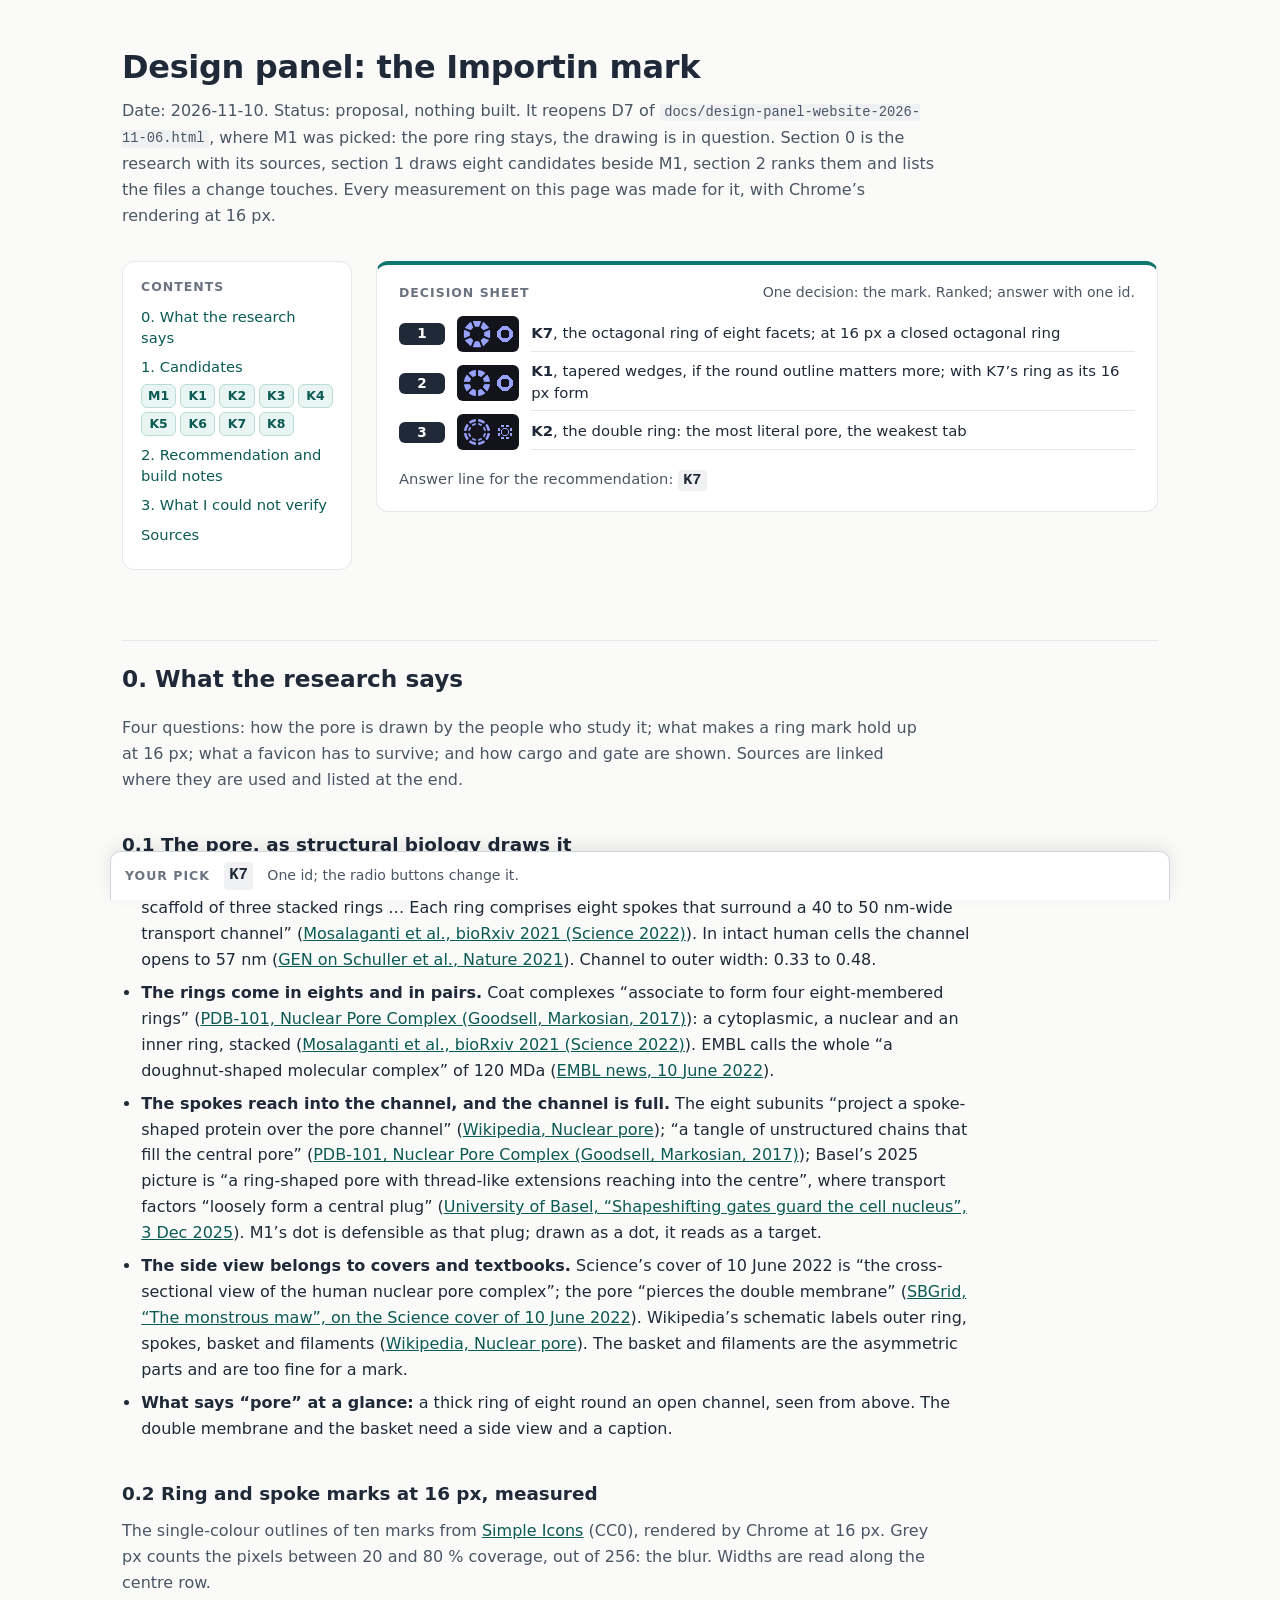
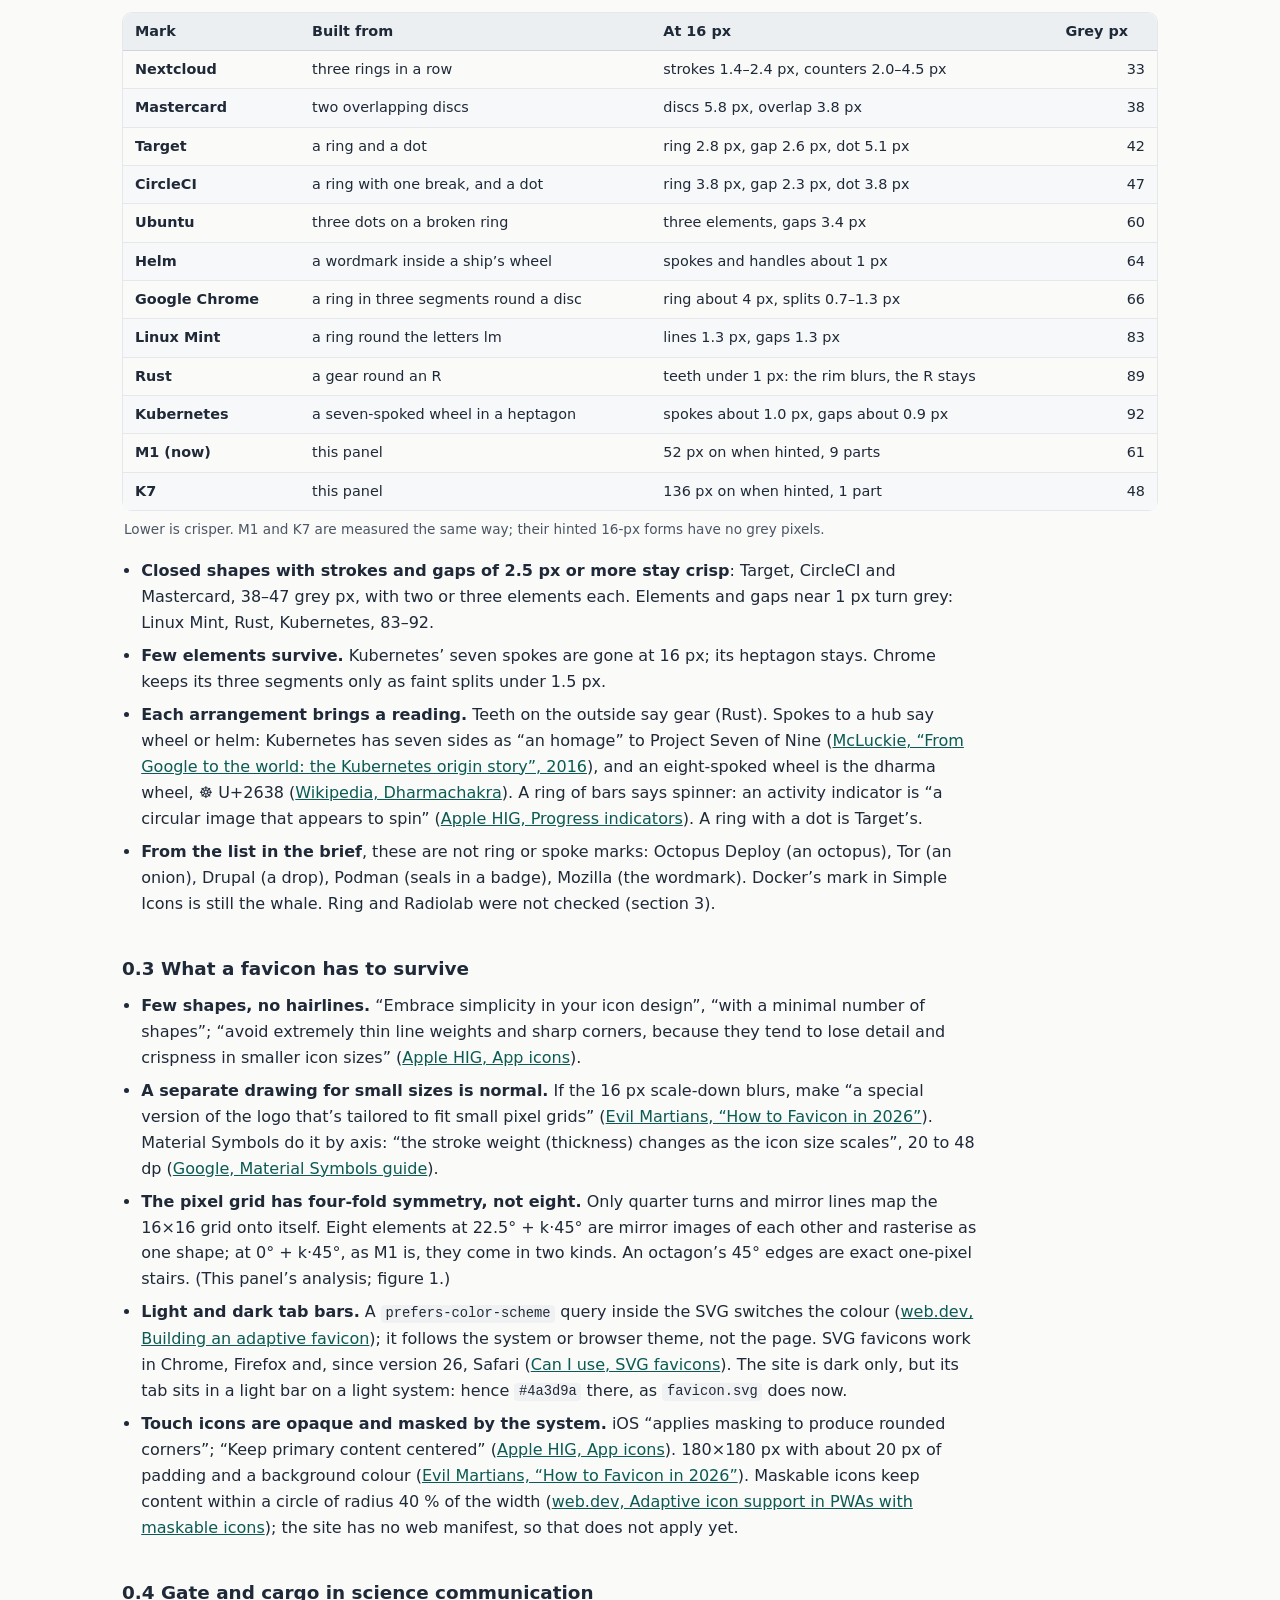
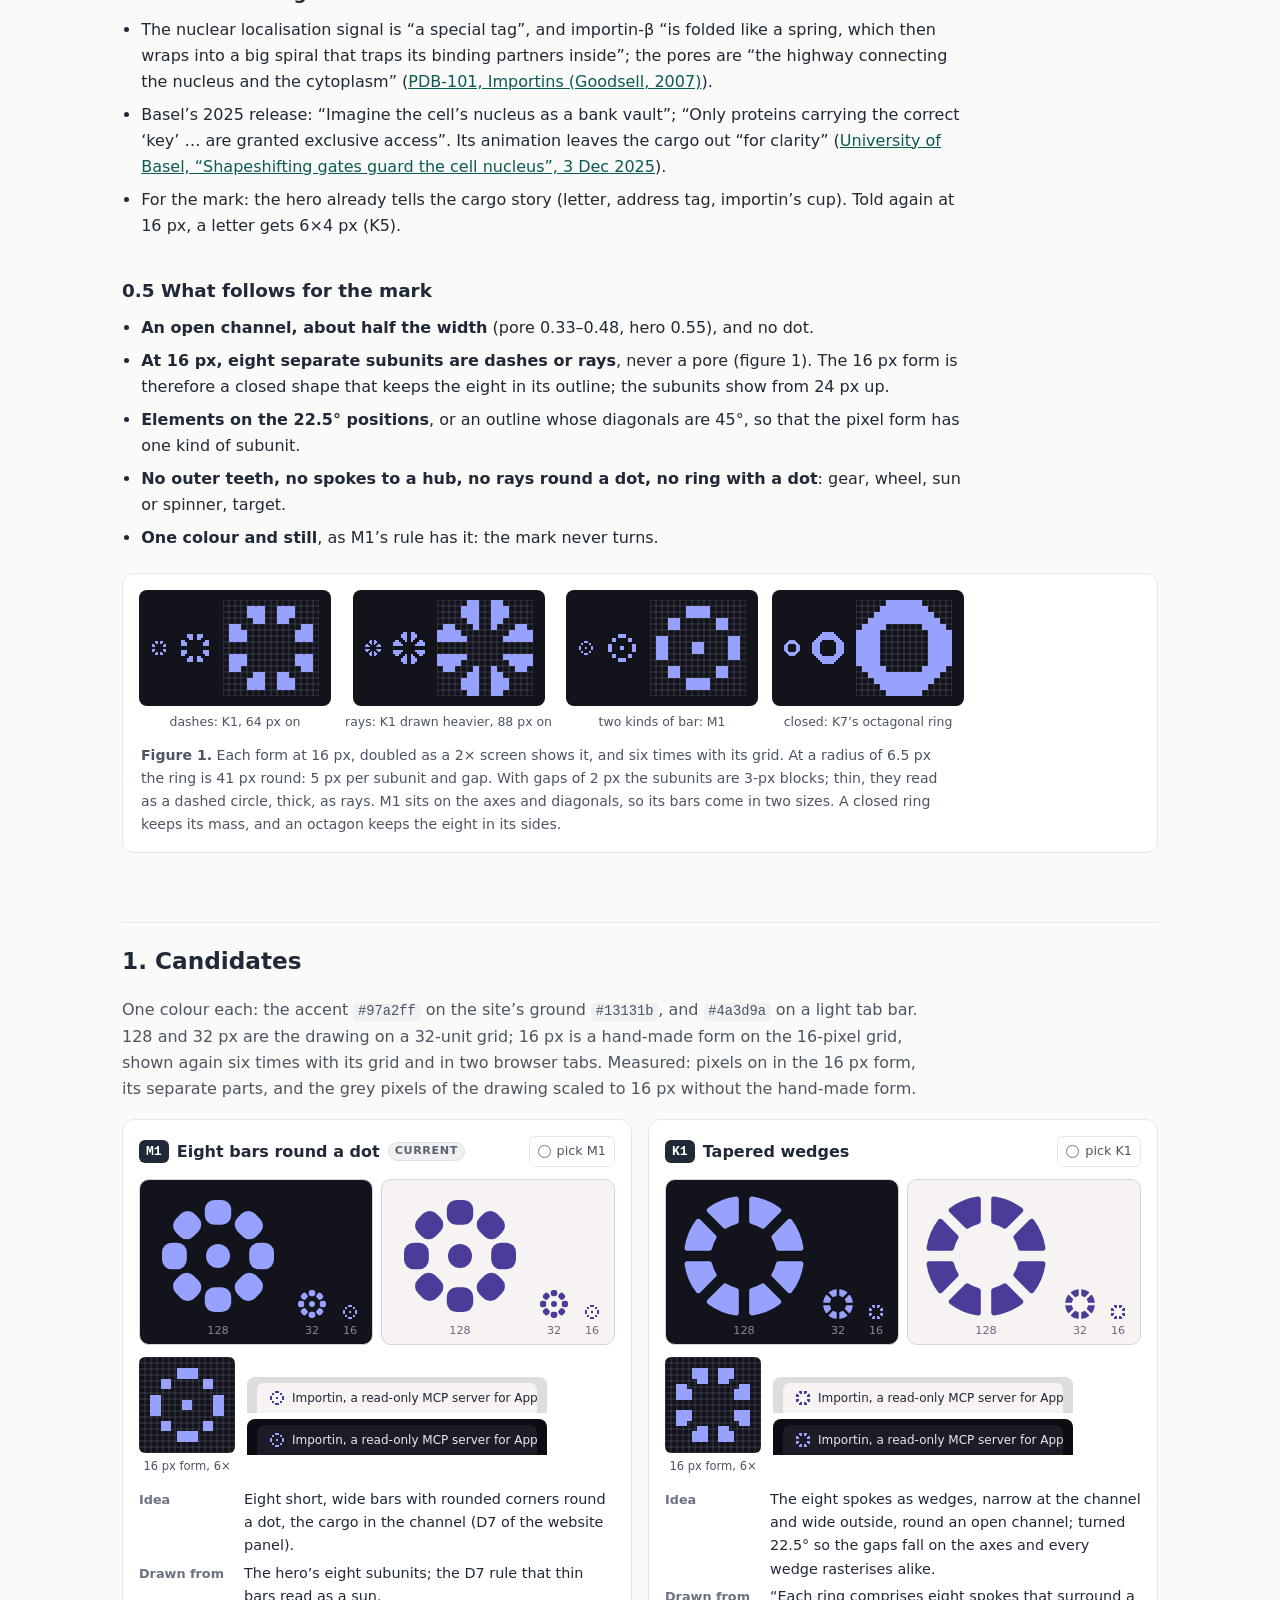
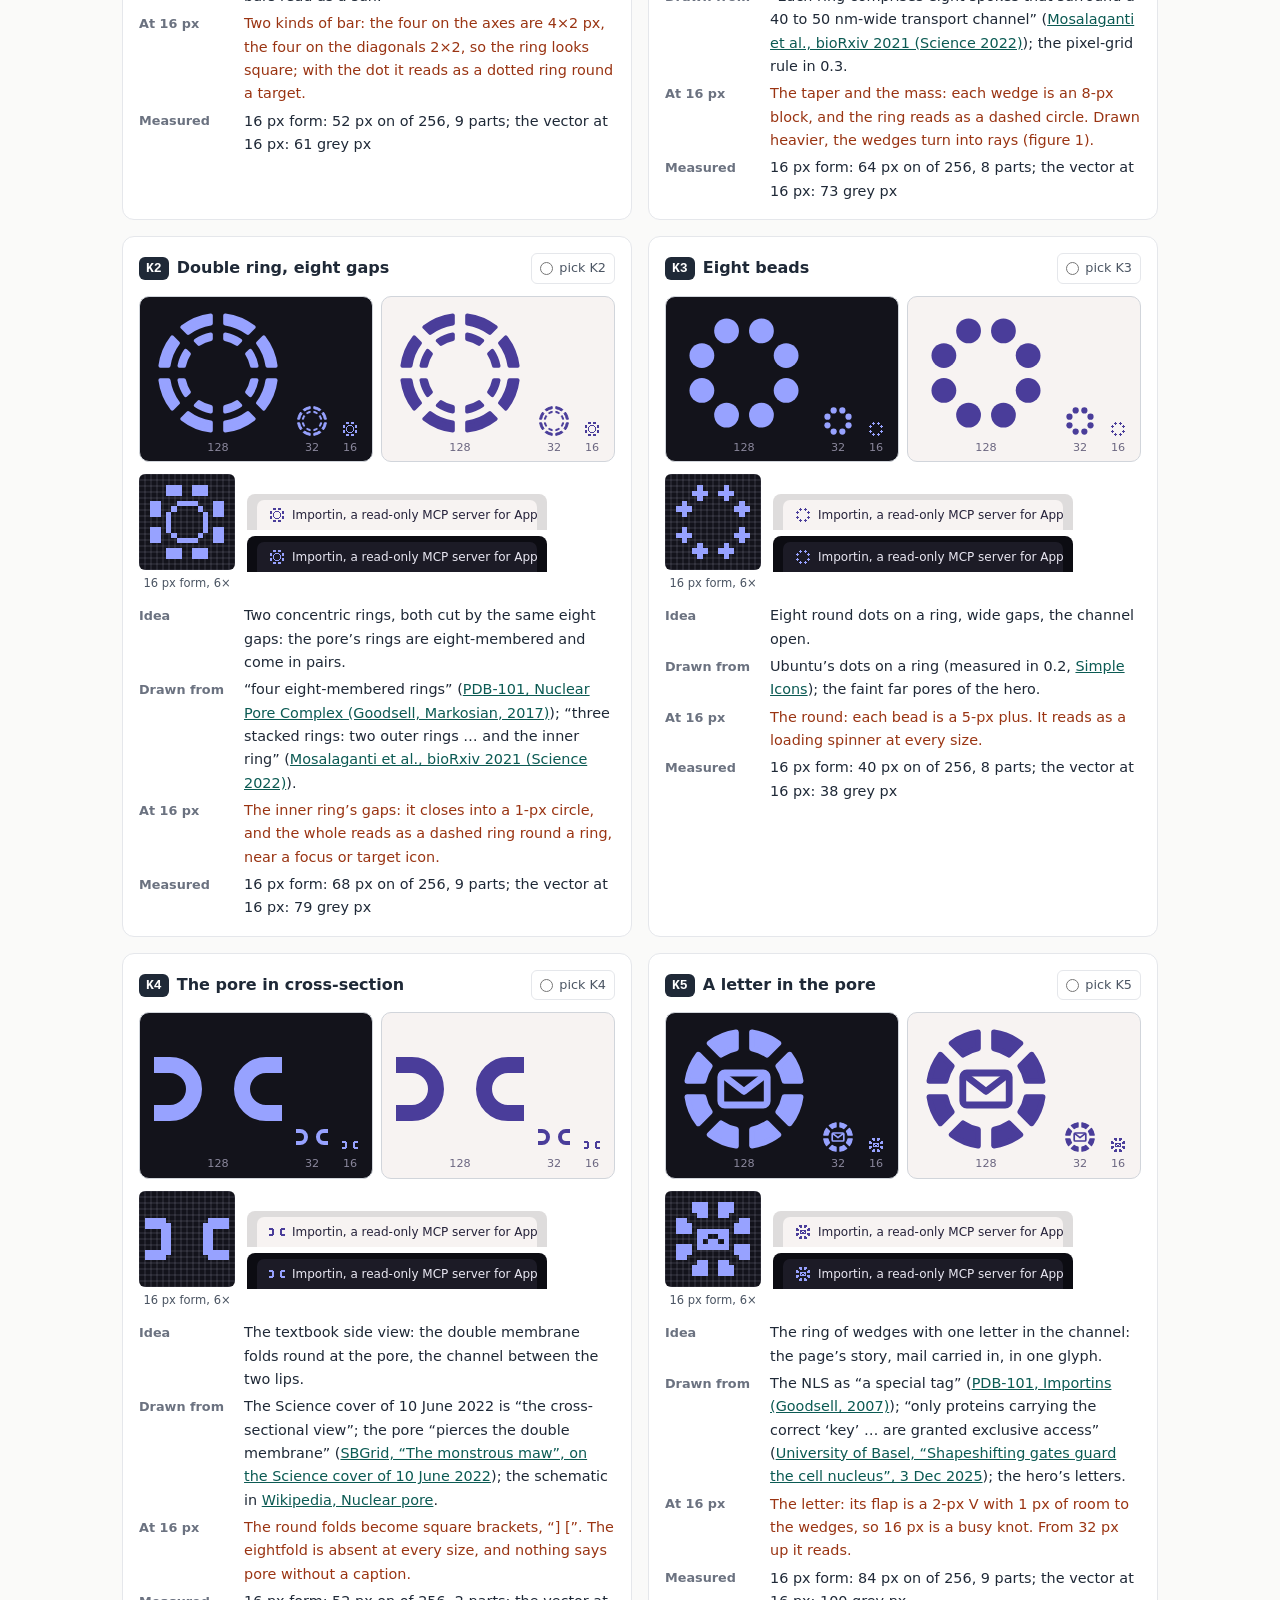
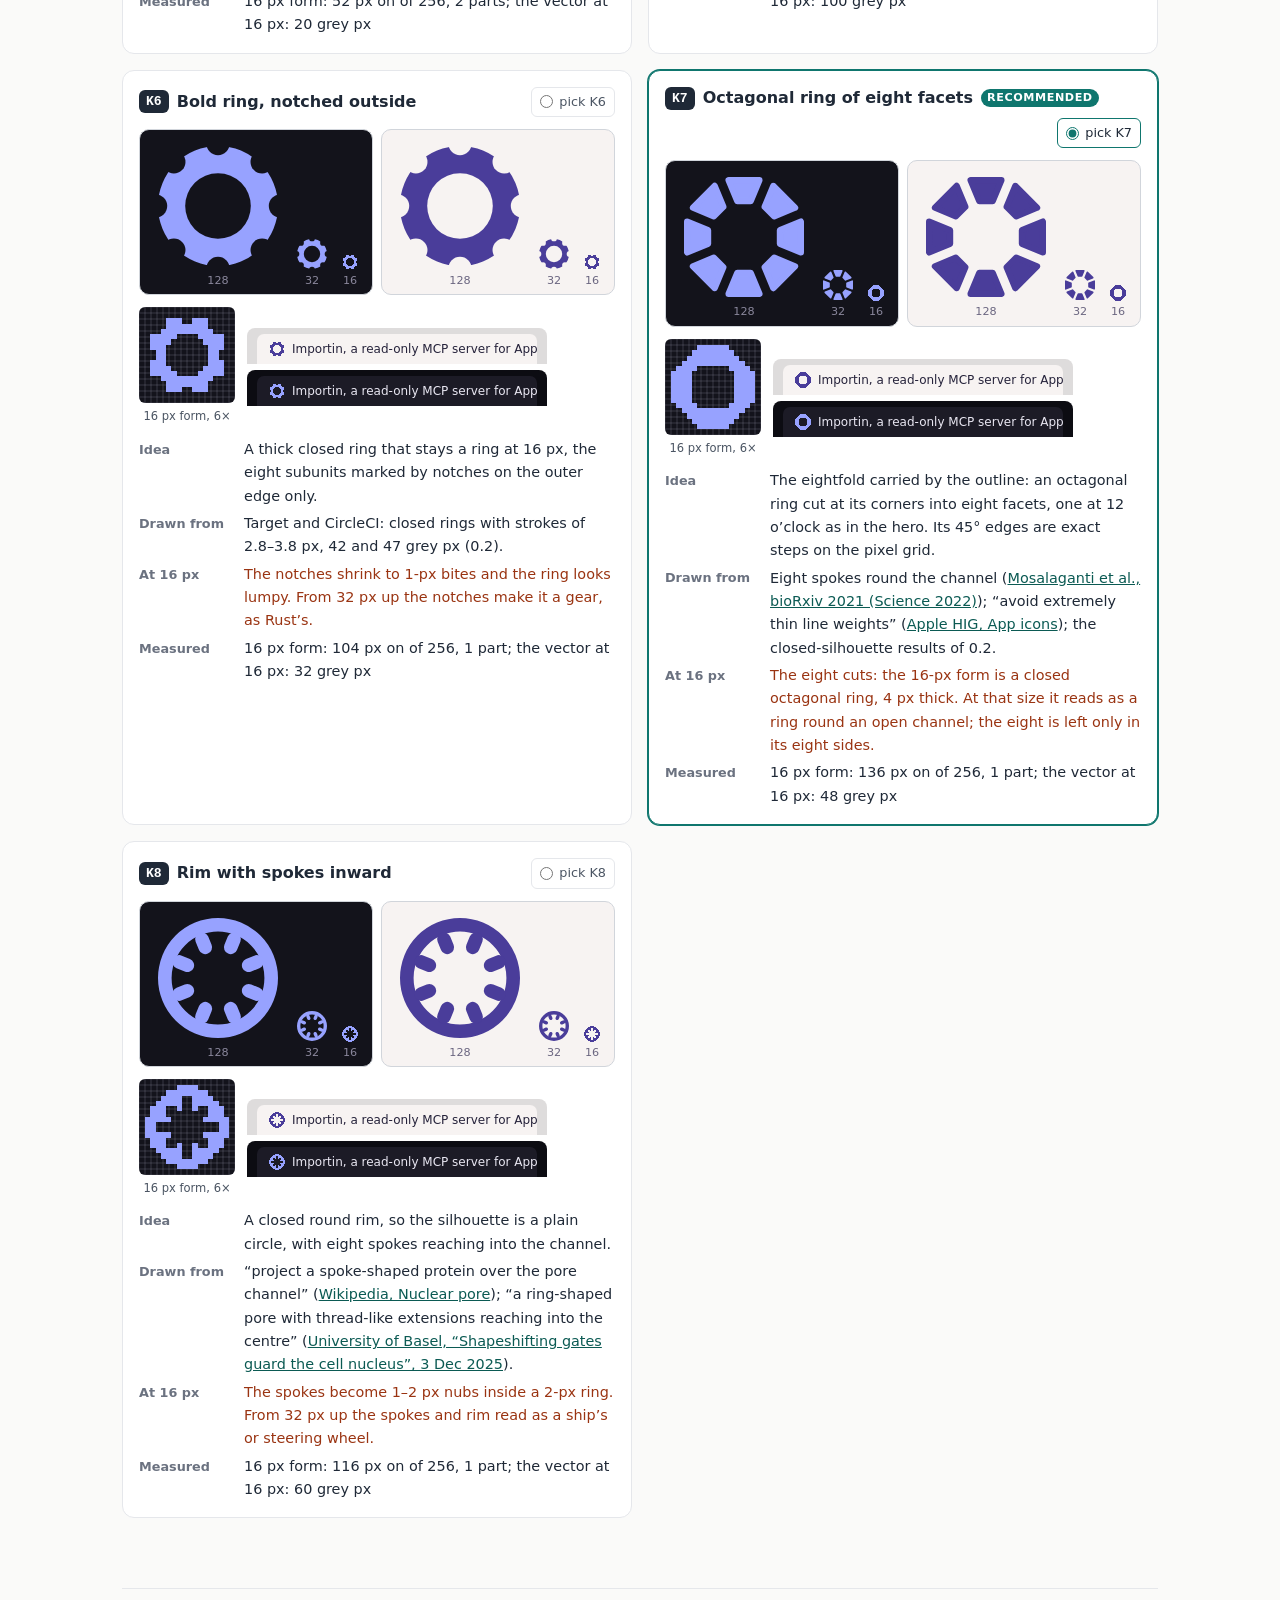
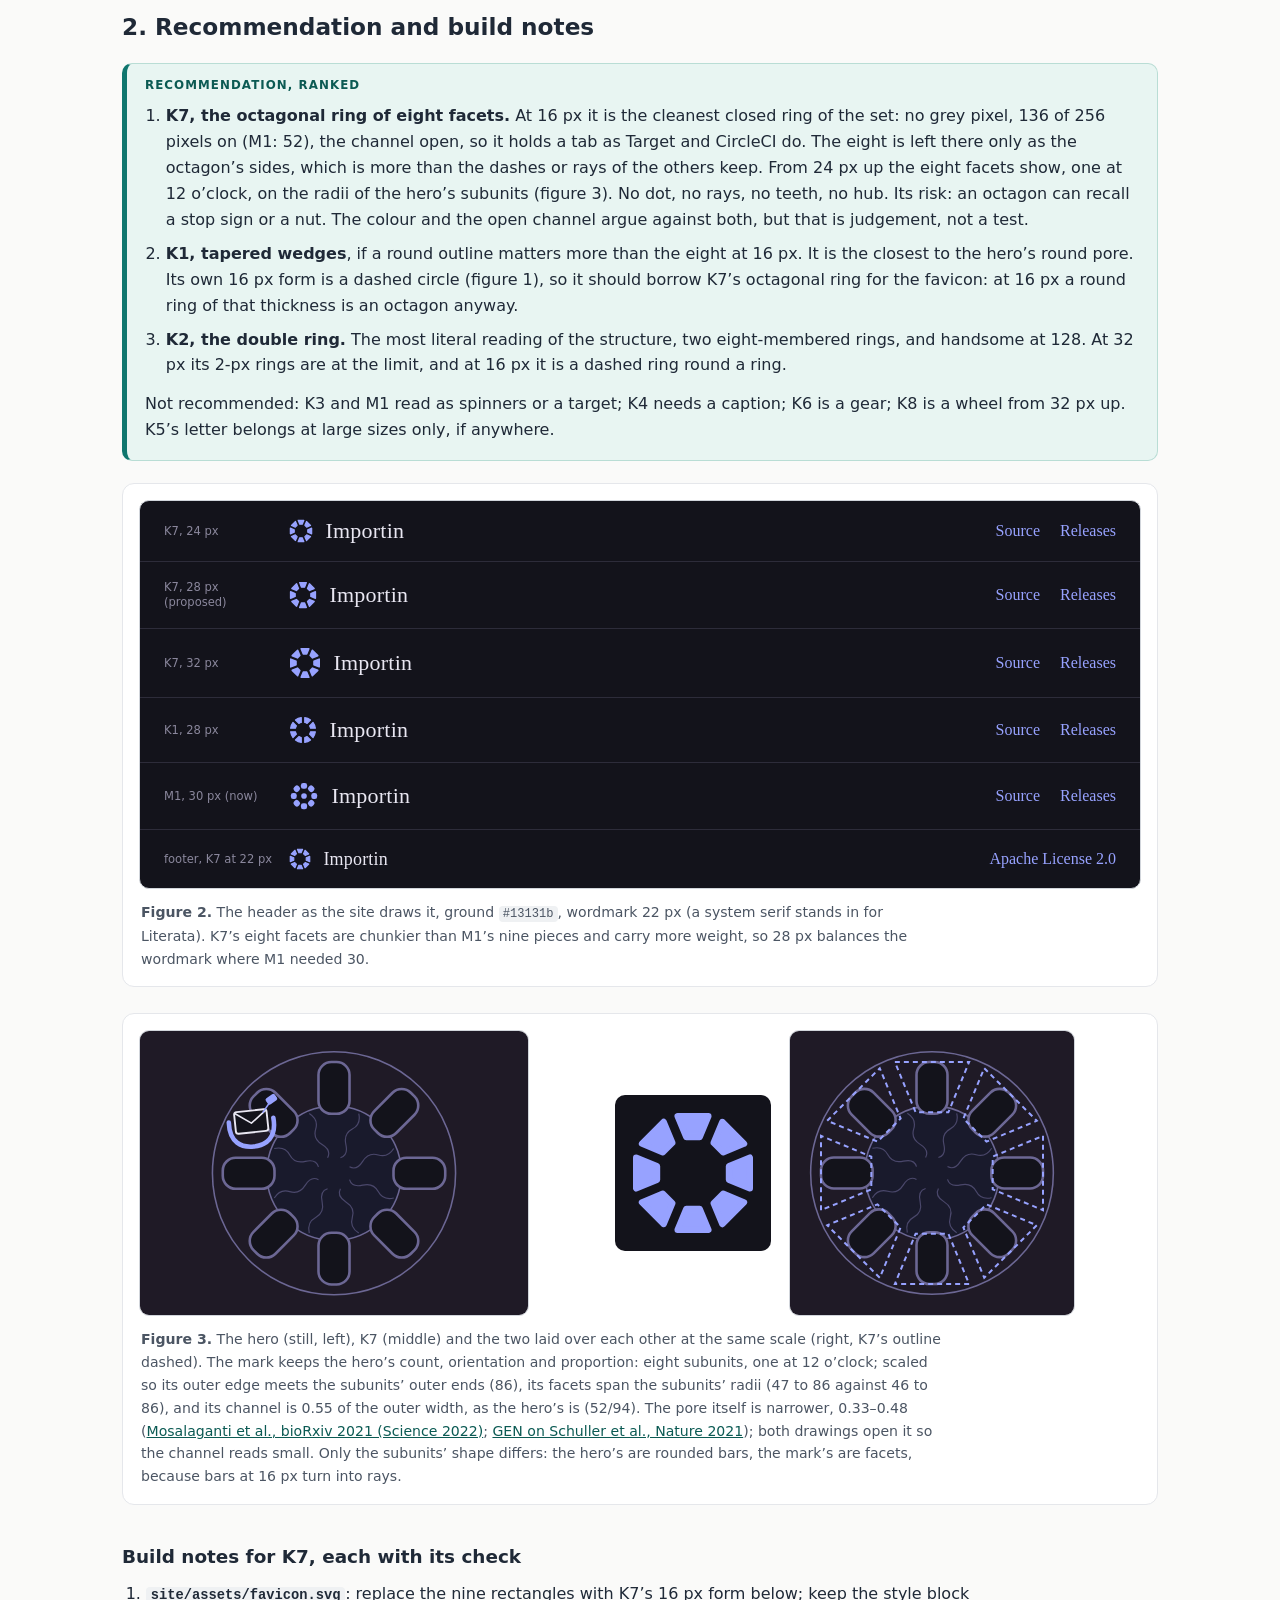
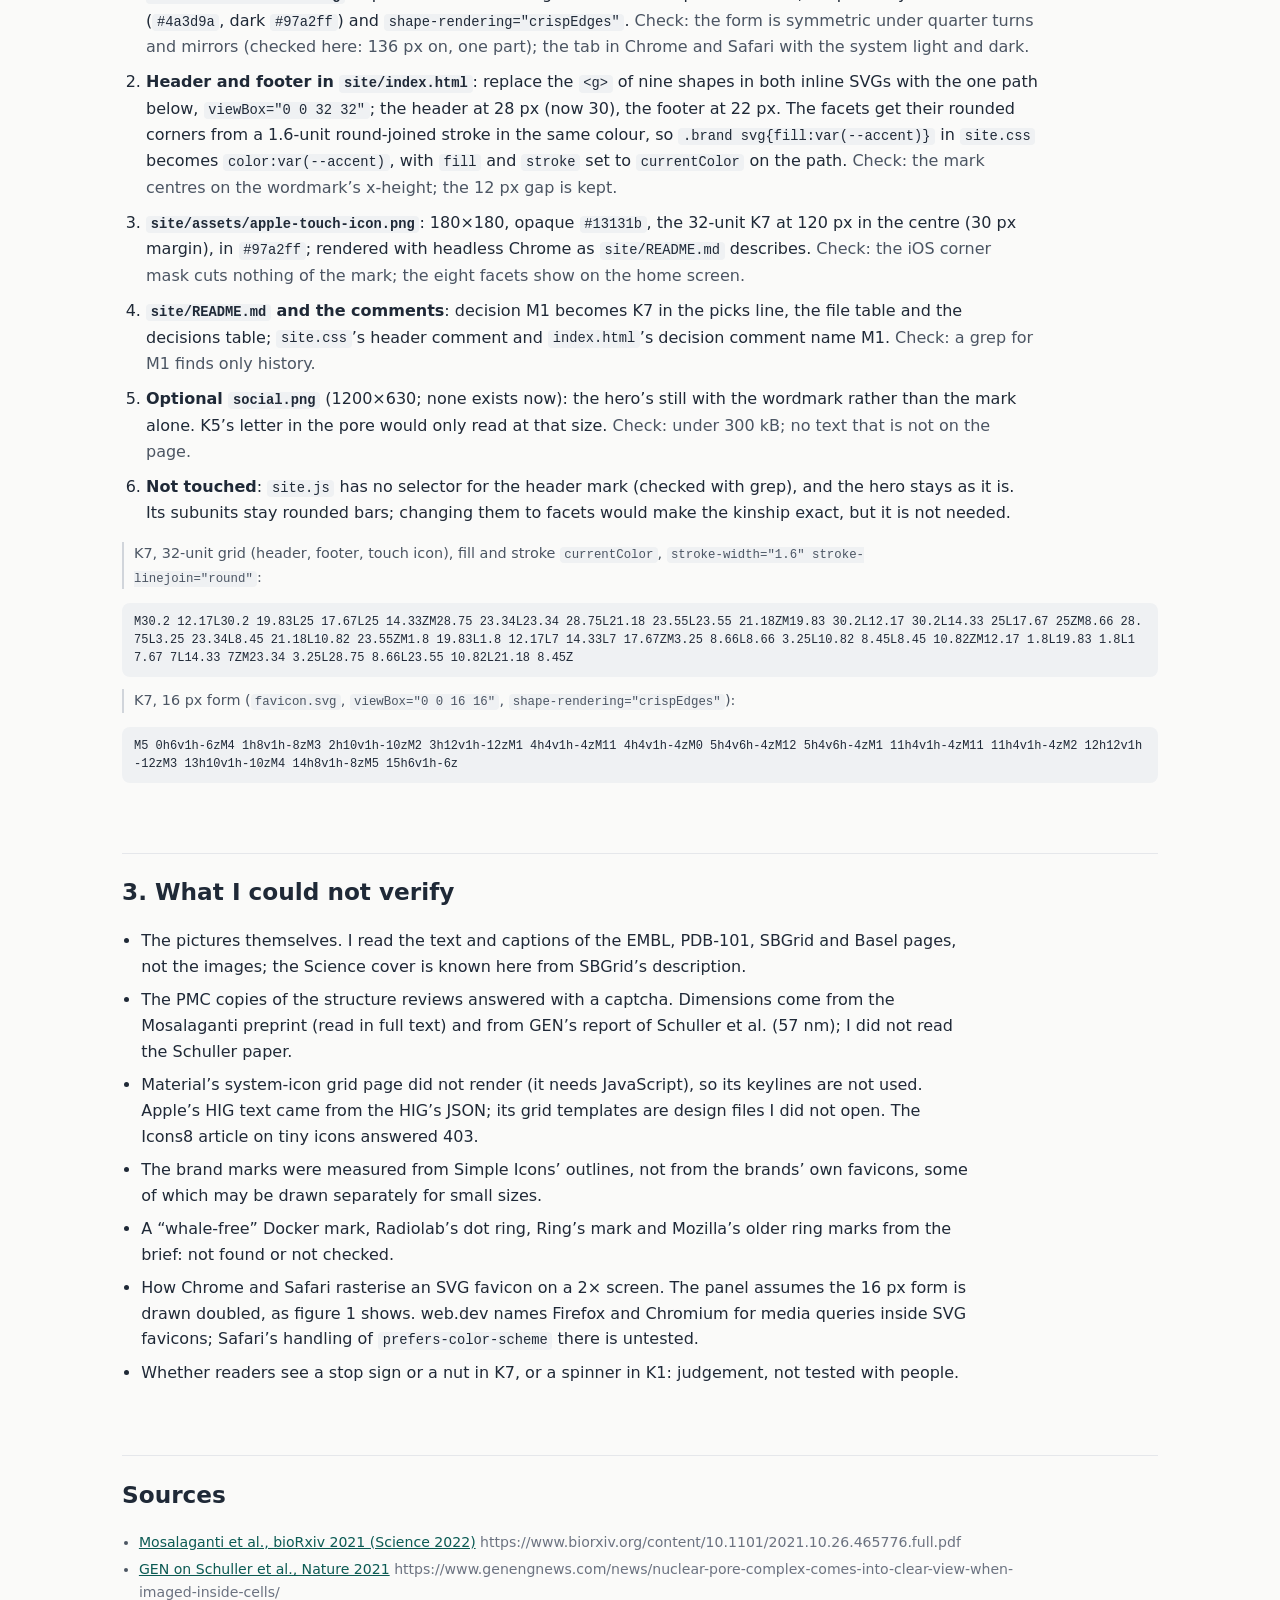
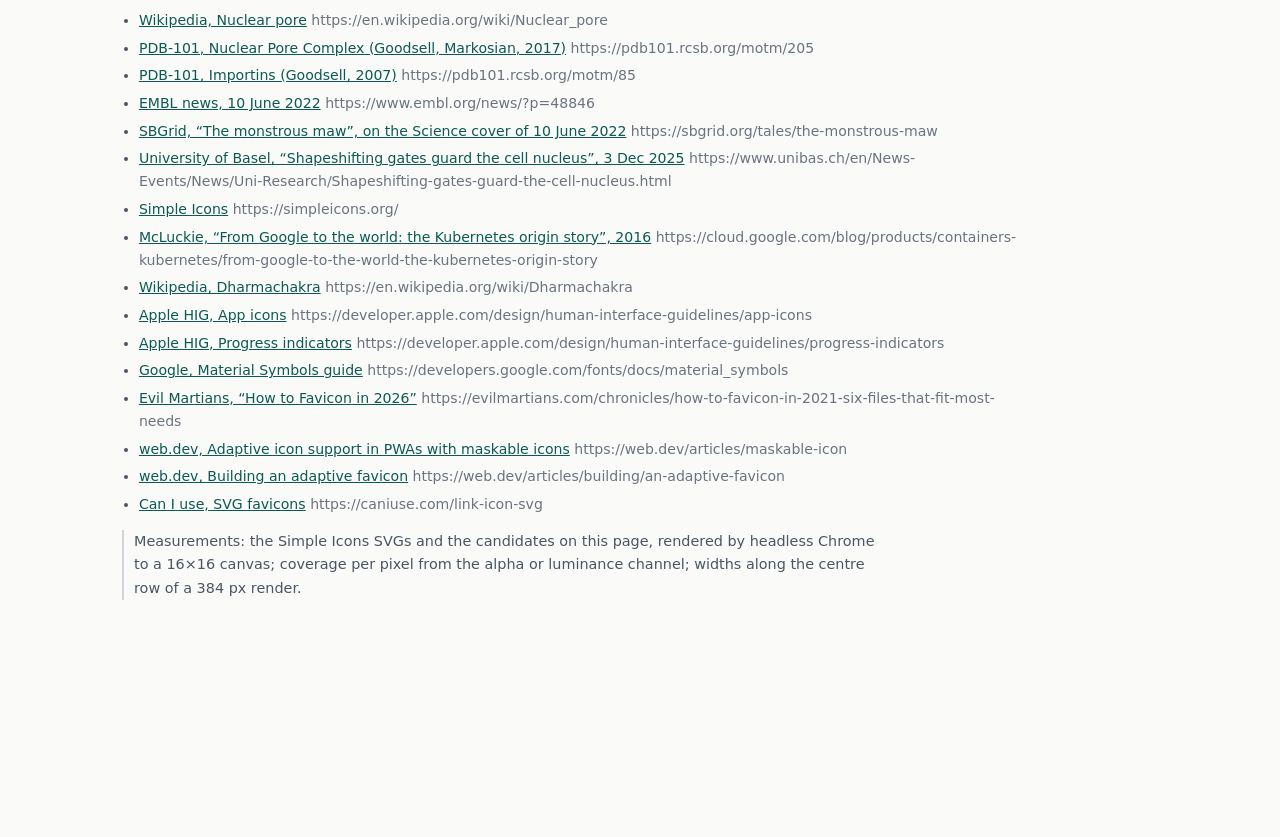
<file: docs/design-panel-mark-2026-11-10.html>
<!DOCTYPE html>
<html lang="en">
<head>
<meta charset="utf-8">
<meta name="viewport" content="width=device-width, initial-scale=1">
<meta name="color-scheme" content="light dark">
<title>Design panel: the Importin mark</title>
<style>
/* Same voice as docs/design-panel-2026-11-04.html and docs/design-panel-website-2026-11-06.html, light and dark.
   The marks are drawn in the site's colours whatever this page's appearance: the accent #97a2ff on the site's ground
   #13131b, and #4a3d9a on a light tab bar, the pair favicon.svg uses now. No fonts are loaded; the serif in the header
   mockups is a system stand-in for Literata. Each mark is one <symbol>, reused at every size. Complete without
   JavaScript; the script only keeps the pick line in step with the radio buttons. */
:root{color-scheme:light dark;
--ink:#1f2937;--ink2:#4b5563;--mu:#6b7280;--line:#e5e7eb;--line2:#d1d5db;--bg:#fafaf9;--card:#fff;--zebra:#f7f8f9;
--codebg:#eff1f3;--thead:#eceff2;--num:#1f2937;--on-num:#fff;
--acc:#0f766e;--acc-bg:#e8f5f2;--acc-ink:#0b5a53;--acc-line:#b9ddd5;--on-acc:#fff;
--warn:#c2410c;--warn-bg:#fff3eb;--warn-ink:#9a3412;--warn-line:#f3c9ae;
--badge-bg:#eef0f2;--badge-line:#dcdfe3;--badge-ink:#5b6270;
--mono:ui-monospace,SFMono-Regular,"SF Mono",Menlo,Consolas,"Liberation Mono",monospace;
--sans:-apple-system,BlinkMacSystemFont,"Segoe UI",system-ui,Roboto,"Helvetica Neue",Arial,sans-serif;
--serif:"Iowan Old Style",Charter,"Bitstream Charter","Palatino Linotype",Palatino,Georgia,serif;
--s-ground:#13131b;--s-surface:#1c1b26;--s-text:#e9e7f2;--s-copy:#b2afc4;--s-muted:#8a879c;--s-accent:#97a2ff;
--s-line:#2d2c3a;--s-membrane:#6c6794;--s-cyto:#1f1a26;--s-nucl:#191a2c;
--l-ground:#f7f3f2;--l-mark:#4a3d9a;--l-bar:#dedcdc;--l-text:#25223a}
@media (prefers-color-scheme:dark){:root{
--ink:#e6e8eb;--ink2:#aab1bb;--mu:#8d95a0;--line:#2a2f36;--line2:#3a414a;--bg:#111316;--card:#181b1f;--zebra:#1c2024;
--codebg:#252a30;--thead:#20252b;--num:#e6e8eb;--on-num:#111316;
--acc:#4fb8a8;--acc-bg:#122a27;--acc-ink:#8ad8cb;--acc-line:#24504a;--on-acc:#0d1a18;
--warn:#f08a5a;--warn-bg:#2e1b12;--warn-ink:#f6b08e;--warn-line:#5a3322;
--badge-bg:#252a30;--badge-line:#3a414a;--badge-ink:#b4bac3}}
*{box-sizing:border-box}
html{scroll-behavior:smooth}
body{margin:0;background:var(--bg);color:var(--ink);font:16px/1.62 var(--sans);-webkit-font-smoothing:antialiased}
main{max-width:1100px;margin:0 auto;padding:48px 32px 140px}
a{color:var(--acc-ink)}
:focus-visible{outline:2px solid var(--acc);outline-offset:2px}
code{font-family:var(--mono);font-size:.86em;background:var(--codebg);padding:.08em .34em;border-radius:4px;overflow-wrap:anywhere}
h1{font-size:2rem;line-height:1.22;margin:0 0 .35em;letter-spacing:-.01em}
.meta{color:var(--ink2);margin:0;max-width:80ch}
h2{font-size:1.45rem;line-height:1.3;margin:3em 0 .9em;padding-top:1em;border-top:1px solid var(--line)}
h3{font-size:1.15rem;line-height:1.35;margin:2.2em 0 .6em}
h4{font-size:1rem;line-height:1.35;margin:0}
section,article,.opt,li[id],figure[id]{scroll-margin-top:16px}
p,ul,ol{margin:0 0 1em}
li{margin:.3em 0}
strong{font-weight:650}
.lede{max-width:80ch;color:var(--ink2)}
ul.find{max-width:84ch;padding-left:1.2em}
ul.find li{margin:.45em 0}
q{quotes:"\201C" "\201D"}
/* top: contents and decision sheet */
.top{display:grid;grid-template-columns:230px 1fr;gap:24px;align-items:start;margin:32px 0 0}
.box-title{font-size:.78rem;font-weight:700;letter-spacing:.08em;text-transform:uppercase;color:var(--mu)}
.toc{background:var(--card);border:1px solid var(--line);border-radius:12px;padding:16px 18px;font-size:.92rem;line-height:1.45}
.toc ol{list-style:none;padding:0;margin:10px 0 0}
.toc li{margin:0 0 8px}
.toc a{text-decoration:none}
.toc a:hover{text-decoration:underline}
.toc-decs{display:grid;grid-template-columns:repeat(5,1fr);gap:4px;margin:6px 0 2px}
.toc-decs a{display:block;text-align:center;font-size:.78rem;font-weight:600;padding:2px 0;border:1px solid var(--acc-line);background:var(--acc-bg);border-radius:6px}
.sheet{background:var(--card);border:1px solid var(--line);border-top:4px solid var(--acc);border-radius:12px;padding:16px 22px 18px}
.sheet-head{display:flex;justify-content:space-between;align-items:baseline;gap:12px;flex-wrap:wrap;margin-bottom:10px}
.hint{font-size:.88rem;color:var(--ink2)}
.sheet-grid{display:grid;grid-template-columns:3.1em auto 1fr;column-gap:12px;font-size:.93rem;line-height:1.45;align-items:center}
.sheet-grid>*{padding:6px 0;border-bottom:1px solid var(--line)}
.sheet-grid .num{font-weight:700;text-decoration:none;color:var(--on-num);background:var(--num);border-radius:6px;text-align:center;padding:1px 0;margin:4px 0;font-size:.85rem;border-bottom:0}
.sheet-grid .sm{display:flex;gap:6px;align-items:center;color:var(--s-accent);background:var(--s-ground);border-radius:6px;padding:4px 6px;border-bottom:0;margin:3px 0}
.sheet-grid .sm svg{display:block}
.sheet-grid .choice{color:var(--ink)}
.answer{margin:14px 0 0;font-size:.92rem;color:var(--ink2)}
.answer code{font-size:.95rem;font-weight:700;color:var(--ink);user-select:all}
.badge{display:inline-block;font-size:.72rem;font-weight:600;letter-spacing:.04em;text-transform:uppercase;color:var(--badge-ink);background:var(--badge-bg);border:1px solid var(--badge-line);border-radius:999px;padding:0 .55em;line-height:1.55;vertical-align:.12em;white-space:nowrap}
/* candidates */
.opts{display:grid;grid-template-columns:repeat(auto-fit,minmax(min(100%,500px),1fr));gap:16px;margin:1.1em 0}
.opt{display:flex;flex-direction:column;gap:12px;min-width:0;background:var(--card);border:1px solid var(--line);border-radius:12px;padding:16px}
.opt:has(.pick input:checked){border-color:var(--acc);box-shadow:0 0 0 1px var(--acc)}
.opt-h{display:flex;flex-wrap:wrap;align-items:center;gap:8px}
.oid{font:700 .82rem/1 var(--mono);padding:5px 7px;border-radius:6px;background:var(--num);color:var(--on-num)}
.pill-rec{display:inline-block;font-size:.7rem;font-weight:700;letter-spacing:.05em;text-transform:uppercase;color:var(--on-acc);background:var(--acc);border-radius:999px;padding:0 .55em;line-height:1.6;white-space:nowrap}
.pill-now{display:inline-block;font-size:.7rem;font-weight:700;letter-spacing:.05em;text-transform:uppercase;color:var(--badge-ink);background:var(--badge-bg);border:1px solid var(--badge-line);border-radius:999px;padding:0 .55em;line-height:1.5;white-space:nowrap}
.pick{margin-left:auto;display:inline-flex;gap:6px;align-items:center;font-size:.8rem;color:var(--ink2);cursor:pointer;padding:4px 8px;border:1px solid var(--line);border-radius:6px;white-space:nowrap}
.pick input{accent-color:var(--acc);margin:0}
.pick:has(input:checked){color:var(--ink);border-color:var(--acc)}
.bands{display:grid;grid-template-columns:1fr 1fr;gap:8px}
.band{display:flex;align-items:flex-end;justify-content:center;gap:14px;border-radius:10px;padding:12px 10px 8px;border:1px solid var(--line2)}
.band.d{background:var(--s-ground);color:var(--s-accent)}
.band.l{background:var(--l-ground);color:var(--l-mark)}
.band figure,.sizes figure{margin:0;display:flex;flex-direction:column;align-items:center;gap:5px}
.band figcaption{margin:0;font:.7rem/1 var(--sans);color:var(--s-muted)}
.band.l figcaption{color:#6b6680}
svg.m{display:block;fill:currentColor;overflow:visible}
.small{display:grid;grid-template-columns:auto minmax(0,1fr);gap:12px;align-items:center}
.zoom{display:flex;flex-direction:column;align-items:center;gap:4px;font-size:.72rem;color:var(--ink2)}
.zoom .z{color:var(--s-accent);background-color:var(--s-ground);border-radius:6px;padding:6px}
.pxgrid{background-image:linear-gradient(rgba(150,150,170,.28) 1px,transparent 1px),linear-gradient(90deg,rgba(150,150,170,.28) 1px,transparent 1px);background-size:6px 6px;background-position:-.5px -.5px}
.tabs{display:flex;flex-direction:column;gap:6px;min-width:0}
.tabstrip{display:flex;align-items:center;padding:6px 10px 0;border-radius:8px 8px 0 0;font:12px/1 var(--sans);max-width:300px;min-width:0}
.tabstrip .tb{display:flex;align-items:center;gap:7px;padding:7px 12px;border-radius:7px 7px 0 0;white-space:nowrap;overflow:hidden;text-overflow:ellipsis;min-width:0}
.tabstrip.l{background:var(--l-bar);color:var(--l-text)}.tabstrip.l .tb{background:var(--l-ground)}.tabstrip.l svg{color:var(--l-mark)}
.tabstrip.d{background:#0c0c12;color:var(--s-text)}.tabstrip.d .tb{background:var(--s-surface)}.tabstrip.d svg{color:var(--s-accent)}
.tb svg{flex:none}
dl.kv{margin:0;font-size:.9rem;display:grid;grid-template-columns:6.6em 1fr;gap:4px 10px}
dl.kv dt{font-weight:650;color:var(--mu);font-size:.8rem;padding-top:.15em}
dl.kv dd{margin:0}
dl.kv .lose{color:var(--warn-ink)}
.meas{font-variant-numeric:tabular-nums}
/* figures */
figure.fig{margin:1.4em 0 1.6em;background:var(--card);border:1px solid var(--line);border-radius:12px;padding:16px}
figure.fig>figcaption{font-size:.88rem;color:var(--ink2);margin:12px 2px 0;max-width:90ch}
.row{display:flex;flex-wrap:wrap;gap:14px;align-items:flex-end}
.cell{display:flex;flex-direction:column;align-items:center;gap:6px;font-size:.78rem;color:var(--ink2);text-align:center}
.cell .g{display:flex;align-items:center;gap:12px;color:var(--s-accent);background:var(--s-ground);border-radius:8px;padding:10px 12px}
.cell .g.l{background:var(--l-ground);color:var(--l-mark);border:1px solid var(--line2)}
/* tables */
.table-wrap{margin:1em 0 1.2em;overflow-x:auto}
table{width:100%;border-collapse:separate;border-spacing:0;font-size:.9rem;line-height:1.48;border:1px solid var(--line);border-radius:10px}
th,td{text-align:left;vertical-align:top;padding:8px 12px;border-bottom:1px solid var(--line)}
tbody tr:last-child td,tbody tr:last-child th{border-bottom:0}
thead th{background:var(--thead);font-weight:650;border-bottom:1px solid var(--line2)}
thead th:first-child{border-top-left-radius:10px}
thead th:last-child{border-top-right-radius:10px}
tbody th{font-weight:650}
tbody tr:nth-child(even) td,tbody tr:nth-child(even) th{background:var(--zebra)}
td.n{font-variant-numeric:tabular-nums;white-space:nowrap;text-align:right}
caption{caption-side:bottom;text-align:left;font-size:.85rem;color:var(--ink2);padding:8px 2px 0}
/* recommendation */
.rec{background:var(--acc-bg);border:1px solid var(--acc-line);border-left:5px solid var(--acc);border-radius:10px;padding:12px 18px 4px;margin:1.3em 0}
.rec-label{font-size:.74rem;font-weight:700;letter-spacing:.09em;text-transform:uppercase;color:var(--acc-ink);margin-bottom:4px}
.rec ol{margin:.3em 0 .8em;padding-left:1.3em}
.rec li{margin:.5em 0}
.rec p{margin:0 0 .8em}
.note{font-size:.9rem;color:var(--ink2);border-left:2px solid var(--line2);padding-left:10px;max-width:84ch}
/* the site's header and hero, drawn */
.site{background:var(--s-ground);color:var(--s-copy);border-radius:10px;border:1px solid var(--line2);overflow:hidden}
.site .hd{display:flex;flex-wrap:wrap;align-items:center;justify-content:space-between;gap:10px 16px;padding:18px 24px;border-bottom:1px solid var(--s-line)}
.site .hd:last-child{border-bottom:0}
.site .brand{flex:1;display:flex;align-items:center;gap:12px;font:22px/1 var(--serif);color:var(--s-text);letter-spacing:.01em}
.site .brand svg{color:var(--s-accent)}
.site nav{display:flex;gap:20px;font:16px/1 var(--serif);color:var(--s-accent)}
.site .tag{font:.72rem/1.3 var(--sans);color:var(--s-muted);width:9.5em;flex:none}
.sib{display:grid;grid-template-columns:minmax(0,1.3fr) auto minmax(0,1fr);gap:18px;align-items:center}
.sib svg{display:block;max-width:100%;height:auto}
.sib .hero{border-radius:10px;border:1px solid var(--line2)}
.p-rim{fill:none;stroke:var(--s-membrane);stroke-width:1.2}
.p-chan{fill:var(--s-nucl);stroke:var(--s-membrane);stroke-width:1.2}
.p-mesh{fill:none;stroke:var(--s-membrane);stroke-width:.9;opacity:.6}
.p-sub{fill:var(--s-ground);stroke:var(--s-membrane);stroke-width:2}
.p-imp{fill:none;stroke:var(--s-accent);stroke-width:3.4;stroke-linecap:round}
.p-box{fill:var(--s-ground);stroke:var(--s-text);stroke-width:1.4}
.p-flap{fill:none;stroke:var(--s-text);stroke-width:1.2;stroke-linejoin:round}
.p-str{fill:none;stroke:var(--s-accent);stroke-width:1.1}
.p-tag{fill:var(--s-accent)}
.ghost{fill:none;stroke:var(--s-accent);stroke-width:2;stroke-dasharray:5 4}
/* sources */
ul.src{font-size:.88rem;color:var(--ink2);padding-left:1.2em;max-width:100ch}
ul.src li{margin:.35em 0;overflow-wrap:anywhere}
ul.src a{overflow-wrap:anywhere}
ol.build{padding-left:1.5em;max-width:90ch}
ol.build li{margin:.6em 0}
ol.build .chk{color:var(--ink2)}
/* picks bar */
.picks{position:sticky;bottom:0;z-index:5;display:flex;flex-wrap:wrap;gap:6px 14px;align-items:center;margin:48px -12px 0;padding:10px 14px;background:var(--card);border:1px solid var(--line2);border-bottom:0;border-radius:10px 10px 0 0;box-shadow:0 -6px 18px rgba(0,0,0,.08)}
.picks code{font-size:.98rem;font-weight:700;user-select:all;background:var(--codebg)}
.picks .hint{flex:1 1 220px}
.vh{position:absolute;width:1px;height:1px;overflow:hidden;clip:rect(0 0 0 0);clip-path:inset(50%);white-space:nowrap}
@media (max-width:860px){
main{padding:28px 16px 150px}
.top{grid-template-columns:1fr}
.bands{grid-template-columns:1fr}
.sib{grid-template-columns:1fr}
.picks{margin:40px -4px 0}
}
@media (prefers-reduced-motion:reduce){html{scroll-behavior:auto}}

</style>
</head>
<body>
<svg width="0" height="0" style="position:absolute" aria-hidden="true" focusable="false"><defs><mask id="K6m" maskUnits="userSpaceOnUse" x="0" y="0" width="32" height="32"><rect width="32" height="32" fill="#fff"/><circle cx="31.6" cy="16" r="2.9" fill="#000"/><circle cx="27.03" cy="27.03" r="2.9" fill="#000"/><circle cx="16" cy="31.6" r="2.9" fill="#000"/><circle cx="4.97" cy="27.03" r="2.9" fill="#000"/><circle cx="0.4" cy="16" r="2.9" fill="#000"/><circle cx="4.97" cy="4.97" r="2.9" fill="#000"/><circle cx="16" cy="0.4" r="2.9" fill="#000"/><circle cx="27.03" cy="4.97" r="2.9" fill="#000"/></mask></defs><symbol id="v-M1" viewBox="0 0 32 32"><g transform="translate(16 16)"><rect x="-3.3" y="-14" width="6.6" height="6.2" rx="2.4" transform="rotate(0)"/><rect x="-3.3" y="-14" width="6.6" height="6.2" rx="2.4" transform="rotate(45)"/><rect x="-3.3" y="-14" width="6.6" height="6.2" rx="2.4" transform="rotate(90)"/><rect x="-3.3" y="-14" width="6.6" height="6.2" rx="2.4" transform="rotate(135)"/><rect x="-3.3" y="-14" width="6.6" height="6.2" rx="2.4" transform="rotate(180)"/><rect x="-3.3" y="-14" width="6.6" height="6.2" rx="2.4" transform="rotate(225)"/><rect x="-3.3" y="-14" width="6.6" height="6.2" rx="2.4" transform="rotate(270)"/><rect x="-3.3" y="-14" width="6.6" height="6.2" rx="2.4" transform="rotate(315)"/><circle r="3"/></g></symbol><symbol id="v-K1" viewBox="0 0 32 32"><path d="M30.16 18A14.3 14.3 0 0 1 27.43 24.6L23.55 20.72A8.9 8.9 0 0 0 24.67 18ZM24.6 27.43A14.3 14.3 0 0 1 18 30.16L18 24.67A8.9 8.9 0 0 0 20.72 23.55ZM14 30.16A14.3 14.3 0 0 1 7.4 27.43L11.28 23.55A8.9 8.9 0 0 0 14 24.67ZM4.57 24.6A14.3 14.3 0 0 1 1.84 18L7.33 18A8.9 8.9 0 0 0 8.45 20.72ZM1.84 14A14.3 14.3 0 0 1 4.57 7.4L8.45 11.28A8.9 8.9 0 0 0 7.33 14ZM7.4 4.57A14.3 14.3 0 0 1 14 1.84L14 7.33A8.9 8.9 0 0 0 11.28 8.45ZM18 1.84A14.3 14.3 0 0 1 24.6 4.57L20.72 8.45A8.9 8.9 0 0 0 18 7.33ZM27.43 7.4A14.3 14.3 0 0 1 30.16 14L24.67 14A8.9 8.9 0 0 0 23.55 11.28Z" stroke="currentColor" stroke-linejoin="round" stroke-width="1.4"/></symbol><symbol id="v-K2" viewBox="0 0 32 32"><path d="M30.39 17.8A14.5 14.5 0 0 1 27.45 24.9L26.02 23.47A12.5 12.5 0 0 0 28.37 17.8ZM24.9 27.45A14.5 14.5 0 0 1 17.8 30.39L17.8 28.37A12.5 12.5 0 0 0 23.47 26.02ZM14.2 30.39A14.5 14.5 0 0 1 7.1 27.45L8.53 26.02A12.5 12.5 0 0 0 14.2 28.37ZM4.55 24.9A14.5 14.5 0 0 1 1.61 17.8L3.63 17.8A12.5 12.5 0 0 0 5.98 23.47ZM1.61 14.2A14.5 14.5 0 0 1 4.55 7.1L5.98 8.53A12.5 12.5 0 0 0 3.63 14.2ZM7.1 4.55A14.5 14.5 0 0 1 14.2 1.61L14.2 3.63A12.5 12.5 0 0 0 8.53 5.98ZM17.8 1.61A14.5 14.5 0 0 1 24.9 4.55L23.47 5.98A12.5 12.5 0 0 0 17.8 3.63ZM27.45 7.1A14.5 14.5 0 0 1 30.39 14.2L28.37 14.2A12.5 12.5 0 0 0 26.02 8.53ZM25.63 17.8A9.8 9.8 0 0 1 24.08 21.54L23.29 20.75A8.7 8.7 0 0 0 24.51 17.8ZM21.54 24.08A9.8 9.8 0 0 1 17.8 25.63L17.8 24.51A8.7 8.7 0 0 0 20.75 23.29ZM14.2 25.63A9.8 9.8 0 0 1 10.46 24.08L11.25 23.29A8.7 8.7 0 0 0 14.2 24.51ZM7.92 21.54A9.8 9.8 0 0 1 6.37 17.8L7.49 17.8A8.7 8.7 0 0 0 8.71 20.75ZM6.37 14.2A9.8 9.8 0 0 1 7.92 10.46L8.71 11.25A8.7 8.7 0 0 0 7.49 14.2ZM10.46 7.92A9.8 9.8 0 0 1 14.2 6.37L14.2 7.49A8.7 8.7 0 0 0 11.25 8.71ZM17.8 6.37A9.8 9.8 0 0 1 21.54 7.92L20.75 8.71A8.7 8.7 0 0 0 17.8 7.49ZM24.08 10.46A9.8 9.8 0 0 1 25.63 14.2L24.51 14.2A8.7 8.7 0 0 0 23.29 11.25Z" stroke="currentColor" stroke-linejoin="round" stroke-width="1"/></symbol><symbol id="v-K3" viewBox="0 0 32 32"><circle cx="26.53" cy="20.36" r="3.1"/><circle cx="20.36" cy="26.53" r="3.1"/><circle cx="11.64" cy="26.53" r="3.1"/><circle cx="5.47" cy="20.36" r="3.1"/><circle cx="5.47" cy="11.64" r="3.1"/><circle cx="11.64" cy="5.47" r="3.1"/><circle cx="20.36" cy="5.47" r="3.1"/><circle cx="26.53" cy="11.64" r="3.1"/></symbol><symbol id="v-K4" viewBox="0 0 32 32"><path d="M-4 10H4A6 6 0 0 1 4 22H-4M36 10H28A6 6 0 0 0 28 22H36" fill="none" stroke="currentColor" stroke-width="4"/></symbol><symbol id="v-K5" viewBox="0 0 32 32"><path d="M30.16 18A14.3 14.3 0 0 1 27.43 24.6L24.56 21.73A10.3 10.3 0 0 0 26.1 18ZM24.6 27.43A14.3 14.3 0 0 1 18 30.16L18 26.1A10.3 10.3 0 0 0 21.73 24.56ZM14 30.16A14.3 14.3 0 0 1 7.4 27.43L10.27 24.56A10.3 10.3 0 0 0 14 26.1ZM4.57 24.6A14.3 14.3 0 0 1 1.84 18L5.9 18A10.3 10.3 0 0 0 7.44 21.73ZM1.84 14A14.3 14.3 0 0 1 4.57 7.4L7.44 10.27A10.3 10.3 0 0 0 5.9 14ZM7.4 4.57A14.3 14.3 0 0 1 14 1.84L14 5.9A10.3 10.3 0 0 0 10.27 7.44ZM18 1.84A14.3 14.3 0 0 1 24.6 4.57L21.73 7.44A10.3 10.3 0 0 0 18 5.9ZM27.43 7.4A14.3 14.3 0 0 1 30.16 14L26.1 14A10.3 10.3 0 0 0 24.56 10.27Z" stroke="currentColor" stroke-linejoin="round" stroke-width="1.4"/><g fill="none" stroke="currentColor" stroke-width="1.7" stroke-linejoin="round"><rect x="10.2" y="12" width="11.6" height="8" rx="1"/><path d="M10.8 12.6 16 16.6 21.2 12.6"/></g></symbol><symbol id="v-K6" viewBox="0 0 32 32"><path d="M31 16A15 15 0 1 1 1 16A15 15 0 1 1 31 16ZM24.2 16A8.2 8.2 0 1 0 7.8 16A8.2 8.2 0 1 0 24.2 16Z" mask="url(#K6m)"/></symbol><symbol id="v-K7" viewBox="0 0 32 32"><path d="M30.2 12.17L30.2 19.83L25 17.67L25 14.33ZM28.75 23.34L23.34 28.75L21.18 23.55L23.55 21.18ZM19.83 30.2L12.17 30.2L14.33 25L17.67 25ZM8.66 28.75L3.25 23.34L8.45 21.18L10.82 23.55ZM1.8 19.83L1.8 12.17L7 14.33L7 17.67ZM3.25 8.66L8.66 3.25L10.82 8.45L8.45 10.82ZM12.17 1.8L19.83 1.8L17.67 7L14.33 7ZM23.34 3.25L28.75 8.66L23.55 10.82L21.18 8.45Z" stroke="currentColor" stroke-linejoin="round" stroke-width="1.6"/></symbol><symbol id="v-K8" viewBox="0 0 32 32"><path d="M31 16A15 15 0 1 1 1 16A15 15 0 1 1 31 16ZM27.6 16A11.6 11.6 0 1 0 4.4 16A11.6 11.6 0 1 0 27.6 16Z"/><rect x="14.3" y="3.8" width="3.4" height="5.6" rx="1.7" transform="rotate(112.5 16 16)"/><rect x="14.3" y="3.8" width="3.4" height="5.6" rx="1.7" transform="rotate(157.5 16 16)"/><rect x="14.3" y="3.8" width="3.4" height="5.6" rx="1.7" transform="rotate(202.5 16 16)"/><rect x="14.3" y="3.8" width="3.4" height="5.6" rx="1.7" transform="rotate(247.5 16 16)"/><rect x="14.3" y="3.8" width="3.4" height="5.6" rx="1.7" transform="rotate(292.5 16 16)"/><rect x="14.3" y="3.8" width="3.4" height="5.6" rx="1.7" transform="rotate(337.5 16 16)"/><rect x="14.3" y="3.8" width="3.4" height="5.6" rx="1.7" transform="rotate(382.5 16 16)"/><rect x="14.3" y="3.8" width="3.4" height="5.6" rx="1.7" transform="rotate(427.5 16 16)"/></symbol><symbol id="h-M1" viewBox="0 0 16 16"><path d="M6 1h4v2h-4zM3 3h2v2h-2zM11 3h2v2h-2zM1 6h2v4h-2zM13 6h2v4h-2zM7 7h2v2h-2zM3 11h2v2h-2zM11 11h2v2h-2zM6 13h4v2h-4z"/></symbol><symbol id="h-K1" viewBox="0 0 16 16"><path d="M4 1h3v2h-3zM9 1h3v2h-3zM5 3h2v1h-2zM9 3h2v1h-2zM1 4h2v1h-2zM13 4h2v1h-2zM1 5h3v2h-3zM12 5h3v2h-3zM1 9h3v2h-3zM12 9h3v2h-3zM1 11h2v1h-2zM13 11h2v1h-2zM5 12h2v1h-2zM9 12h2v1h-2zM4 13h3v2h-3zM9 13h3v2h-3z"/></symbol><symbol id="h-K2" viewBox="0 0 16 16"><path d="M4 1h3v2h-3zM9 1h3v2h-3zM1 4h2v3h-2zM6 4h4v1h-4zM13 4h2v3h-2zM5 5h1v1h-1zM10 5h1v1h-1zM4 6h1v4h-1zM11 6h1v4h-1zM1 9h2v3h-2zM13 9h2v3h-2zM5 10h1v1h-1zM10 10h1v1h-1zM6 11h4v1h-4zM4 13h3v2h-3zM9 13h3v2h-3z"/></symbol><symbol id="h-K3" viewBox="0 0 16 16"><path d="M5 1h1v1h-1zM10 1h1v1h-1zM4 2h3v1h-3zM9 2h3v1h-3zM5 3h1v1h-1zM10 3h1v1h-1zM2 4h1v1h-1zM13 4h1v1h-1zM1 5h3v1h-3zM12 5h3v1h-3zM2 6h1v1h-1zM13 6h1v1h-1zM2 9h1v1h-1zM13 9h1v1h-1zM1 10h3v1h-3zM12 10h3v1h-3zM2 11h1v1h-1zM13 11h1v1h-1zM5 12h1v1h-1zM10 12h1v1h-1zM4 13h3v1h-3zM9 13h3v1h-3zM5 14h1v1h-1zM10 14h1v1h-1z"/></symbol><symbol id="h-K4" viewBox="0 0 16 16"><path d="M0 4h4v1h-4zM12 4h4v1h-4zM0 5h5v1h-5zM11 5h5v1h-5zM3 6h2v4h-2zM11 6h2v4h-2zM0 10h5v1h-5zM11 10h5v1h-5zM0 11h4v1h-4zM12 11h4v1h-4z"/></symbol><symbol id="h-K5" viewBox="0 0 16 16"><path d="M4 1h3v2h-3zM9 1h3v2h-3zM5 3h2v1h-2zM9 3h2v1h-2zM1 4h2v1h-2zM13 4h2v1h-2zM1 5h3v2h-3zM12 5h3v2h-3zM5 6h6v1h-6zM5 7h2v1h-2zM9 7h2v1h-2zM5 8h1v1h-1zM7 8h2v1h-2zM10 8h1v1h-1zM1 9h3v2h-3zM5 9h6v1h-6zM12 9h3v2h-3zM1 11h2v1h-2zM13 11h2v1h-2zM5 12h2v1h-2zM9 12h2v1h-2zM4 13h3v2h-3zM9 13h3v2h-3z"/></symbol><symbol id="h-K6" viewBox="0 0 16 16"><path d="M4 1h3v1h-3zM9 1h3v1h-3zM4 2h8v1h-8zM3 3h10v1h-10zM1 4h5v1h-5zM10 4h5v1h-5zM1 5h4v1h-4zM11 5h4v1h-4zM1 6h3v1h-3zM12 6h3v1h-3zM2 7h2v2h-2zM12 7h2v2h-2zM1 9h3v1h-3zM12 9h3v1h-3zM1 10h4v1h-4zM11 10h4v1h-4zM1 11h5v1h-5zM10 11h5v1h-5zM3 12h10v1h-10zM4 13h8v1h-8zM4 14h3v1h-3zM9 14h3v1h-3z"/></symbol><symbol id="h-K7" viewBox="0 0 16 16"><path d="M5 0h6v1h-6zM4 1h8v1h-8zM3 2h10v1h-10zM2 3h12v1h-12zM1 4h4v1h-4zM11 4h4v1h-4zM0 5h4v6h-4zM12 5h4v6h-4zM1 11h4v1h-4zM11 11h4v1h-4zM2 12h12v1h-12zM3 13h10v1h-10zM4 14h8v1h-8zM5 15h6v1h-6z"/></symbol><symbol id="h-K8" viewBox="0 0 16 16"><path d="M6 0h4v1h-4zM4 1h8v1h-8zM3 2h4v1h-4zM9 2h4v1h-4zM2 3h5v1h-5zM9 3h5v1h-5zM1 4h3v2h-3zM6 4h1v1h-1zM9 4h1v1h-1zM12 4h3v2h-3zM0 6h5v1h-5zM11 6h5v1h-5zM0 7h2v2h-2zM14 7h2v2h-2zM0 9h5v1h-5zM11 9h5v1h-5zM1 10h3v2h-3zM12 10h3v2h-3zM6 11h1v1h-1zM9 11h1v1h-1zM2 12h5v1h-5zM9 12h5v1h-5zM3 13h4v1h-4zM9 13h4v1h-4zM4 14h8v1h-8zM6 15h4v1h-4z"/></symbol><symbol id="h-K1b" viewBox="0 0 16 16"><path d="M5 0h2v1h-2zM9 0h2v1h-2zM4 1h3v2h-3zM9 1h3v2h-3zM5 3h2v1h-2zM9 3h2v1h-2zM1 4h2v1h-2zM6 4h1v1h-1zM9 4h1v1h-1zM13 4h2v1h-2zM0 5h4v1h-4zM12 5h4v1h-4zM0 6h5v1h-5zM11 6h5v1h-5zM0 9h5v1h-5zM11 9h5v1h-5zM0 10h4v1h-4zM12 10h4v1h-4zM1 11h2v1h-2zM6 11h1v1h-1zM9 11h1v1h-1zM13 11h2v1h-2zM5 12h2v1h-2zM9 12h2v1h-2zM4 13h3v2h-3zM9 13h3v2h-3zM5 15h2v1h-2zM9 15h2v1h-2z"/></symbol></svg>
<main>
<header>
<h1>Design panel: the Importin mark</h1>
<p class="meta">Date: 2026-11-10. Status: proposal, nothing built. It reopens D7 of <code>docs/design-panel-website-2026-11-06.html</code>, where M1 was picked: the pore ring stays, the drawing is in question. Section 0 is the research with its sources, section 1 draws eight candidates beside M1, section 2 ranks them and lists the files a change touches. Every measurement on this page was made for it, with Chrome’s rendering at 16 px.</p>
</header>
<div class="top">
<nav class="toc" aria-label="Contents"><div class="box-title">Contents</div><ol>
<li><a href="#s0">0. What the research says</a></li>
<li><a href="#s1">1. Candidates</a>
<div class="toc-decs"><a href="#opt-M1">M1</a><a href="#opt-K1">K1</a><a href="#opt-K2">K2</a><a href="#opt-K3">K3</a><a href="#opt-K4">K4</a><a href="#opt-K5">K5</a><a href="#opt-K6">K6</a><a href="#opt-K7">K7</a><a href="#opt-K8">K8</a></div></li>
<li><a href="#s2">2. Recommendation and build notes</a></li>
<li><a href="#s3">3. What I could not verify</a></li>
<li><a href="#sources">Sources</a></li>
</ol></nav>
<aside class="sheet" aria-label="Decision sheet"><div class="sheet-head"><div class="box-title">Decision sheet</div><div class="hint">One decision: the mark. Ranked; answer with one id.</div></div>
<div class="sheet-grid">
<a class="num" href="#opt-K7">1</a><span class="sm"><svg class="m" width="28" height="28" aria-hidden="true"><use href="#v-K7"/></svg><svg class="m" width="16" height="16" shape-rendering="crispEdges" aria-hidden="true"><use href="#h-K7"/></svg></span><span class="choice"><strong>K7</strong>, the octagonal ring of eight facets; at 16 px a closed octagonal ring</span>
<a class="num" href="#opt-K1">2</a><span class="sm"><svg class="m" width="28" height="28" aria-hidden="true"><use href="#v-K1"/></svg><svg class="m" width="16" height="16" shape-rendering="crispEdges" aria-hidden="true"><use href="#h-K7"/></svg></span><span class="choice"><strong>K1</strong>, tapered wedges, if the round outline matters more; with K7’s ring as its 16 px form</span>
<a class="num" href="#opt-K2">3</a><span class="sm"><svg class="m" width="28" height="28" aria-hidden="true"><use href="#v-K2"/></svg><svg class="m" width="16" height="16" shape-rendering="crispEdges" aria-hidden="true"><use href="#h-K2"/></svg></span><span class="choice"><strong>K2</strong>, the double ring: the most literal pore, the weakest tab</span>
</div>
<p class="answer">Answer line for the recommendation: <code>K7</code></p>
</aside>
</div>

<section id="s0"><h2>0. What the research says</h2>
<p class="lede">Four questions: how the pore is drawn by the people who study it; what makes a ring mark hold up at 16 px; what a favicon has to survive; and how cargo and gate are shown. Sources are linked where they are used and listed at the end.</p>

<h3 id="s0-pore">0.1 The pore, as structural biology draws it</h3>
<ul class="find">
<li><strong>Top view: a ring of eight round a wide channel.</strong> “NPCs form an extensive 120 nm-wide protein scaffold of three stacked rings … Each ring comprises eight spokes that surround a 40 to 50 nm-wide transport channel” (<a href="https://www.biorxiv.org/content/10.1101/2021.10.26.465776.full.pdf">Mosalaganti et al., bioRxiv 2021 (Science 2022)</a>). In intact human cells the channel opens to 57 nm (<a href="https://www.genengnews.com/news/nuclear-pore-complex-comes-into-clear-view-when-imaged-inside-cells/">GEN on Schuller et al., Nature 2021</a>). Channel to outer width: 0.33 to 0.48.</li>
<li><strong>The rings come in eights and in pairs.</strong> Coat complexes “associate to form four eight-membered rings” (<a href="https://pdb101.rcsb.org/motm/205">PDB-101, Nuclear Pore Complex (Goodsell, Markosian, 2017)</a>): a cytoplasmic, a nuclear and an inner ring, stacked (<a href="https://www.biorxiv.org/content/10.1101/2021.10.26.465776.full.pdf">Mosalaganti et al., bioRxiv 2021 (Science 2022)</a>). EMBL calls the whole “a doughnut-shaped molecular complex” of 120 MDa (<a href="https://www.embl.org/news/?p=48846">EMBL news, 10 June 2022</a>).</li>
<li><strong>The spokes reach into the channel, and the channel is full.</strong> The eight subunits “project a spoke-shaped protein over the pore channel” (<a href="https://en.wikipedia.org/wiki/Nuclear_pore">Wikipedia, Nuclear pore</a>); “a tangle of unstructured chains that fill the central pore” (<a href="https://pdb101.rcsb.org/motm/205">PDB-101, Nuclear Pore Complex (Goodsell, Markosian, 2017)</a>); Basel’s 2025 picture is “a ring-shaped pore with thread-like extensions reaching into the centre”, where transport factors “loosely form a central plug” (<a href="https://www.unibas.ch/en/News-Events/News/Uni-Research/Shapeshifting-gates-guard-the-cell-nucleus.html">University of Basel, “Shapeshifting gates guard the cell nucleus”, 3 Dec 2025</a>). M1’s dot is defensible as that plug; drawn as a dot, it reads as a target.</li>
<li><strong>The side view belongs to covers and textbooks.</strong> Science’s cover of 10 June 2022 is “the cross-sectional view of the human nuclear pore complex”; the pore “pierces the double membrane” (<a href="https://sbgrid.org/tales/the-monstrous-maw">SBGrid, “The monstrous maw”, on the Science cover of 10 June 2022</a>). Wikipedia’s schematic labels outer ring, spokes, basket and filaments (<a href="https://en.wikipedia.org/wiki/Nuclear_pore">Wikipedia, Nuclear pore</a>). The basket and filaments are the asymmetric parts and are too fine for a mark.</li>
<li><strong>What says “pore” at a glance:</strong> a thick ring of eight round an open channel, seen from above. The double membrane and the basket need a side view and a caption.</li>
</ul>

<h3 id="s0-rings">0.2 Ring and spoke marks at 16 px, measured</h3>
<p class="lede">The single-colour outlines of ten marks from <a href="https://simpleicons.org/">Simple Icons</a> (CC0), rendered by Chrome at 16 px. Grey px counts the pixels between 20 and 80 % coverage, out of 256: the blur. Widths are read along the centre row.</p>
<div class="table-wrap"><table>
<thead><tr><th scope="col">Mark</th><th scope="col">Built from</th><th scope="col">At 16 px</th><th scope="col">Grey px</th></tr></thead>
<tbody><tr><th scope="row">Nextcloud</th><td>three rings in a row</td><td>strokes 1.4–2.4 px, counters 2.0–4.5 px</td><td class="n">33</td></tr><tr><th scope="row">Mastercard</th><td>two overlapping discs</td><td>discs 5.8 px, overlap 3.8 px</td><td class="n">38</td></tr><tr><th scope="row">Target</th><td>a ring and a dot</td><td>ring 2.8 px, gap 2.6 px, dot 5.1 px</td><td class="n">42</td></tr><tr><th scope="row">CircleCI</th><td>a ring with one break, and a dot</td><td>ring 3.8 px, gap 2.3 px, dot 3.8 px</td><td class="n">47</td></tr><tr><th scope="row">Ubuntu</th><td>three dots on a broken ring</td><td>three elements, gaps 3.4 px</td><td class="n">60</td></tr><tr><th scope="row">Helm</th><td>a wordmark inside a ship’s wheel</td><td>spokes and handles about 1 px</td><td class="n">64</td></tr><tr><th scope="row">Google Chrome</th><td>a ring in three segments round a disc</td><td>ring about 4 px, splits 0.7–1.3 px</td><td class="n">66</td></tr><tr><th scope="row">Linux Mint</th><td>a ring round the letters lm</td><td>lines 1.3 px, gaps 1.3 px</td><td class="n">83</td></tr><tr><th scope="row">Rust</th><td>a gear round an R</td><td>teeth under 1 px: the rim blurs, the R stays</td><td class="n">89</td></tr><tr><th scope="row">Kubernetes</th><td>a seven-spoked wheel in a heptagon</td><td>spokes about 1.0 px, gaps about 0.9 px</td><td class="n">92</td></tr><tr><th scope="row">M1 (now)</th><td>this panel</td><td>52 px on when hinted, 9 parts</td><td class="n">61</td></tr><tr><th scope="row">K7</th><td>this panel</td><td>136 px on when hinted, 1 part</td><td class="n">48</td></tr></tbody>
<caption>Lower is crisper. M1 and K7 are measured the same way; their hinted 16-px forms have no grey pixels.</caption></table></div>
<ul class="find">
<li><strong>Closed shapes with strokes and gaps of 2.5 px or more stay crisp</strong>: Target, CircleCI and Mastercard, 38–47 grey px, with two or three elements each. Elements and gaps near 1 px turn grey: Linux Mint, Rust, Kubernetes, 83–92.</li>
<li><strong>Few elements survive.</strong> Kubernetes’ seven spokes are gone at 16 px; its heptagon stays. Chrome keeps its three segments only as faint splits under 1.5 px.</li>
<li><strong>Each arrangement brings a reading.</strong> Teeth on the outside say gear (Rust). Spokes to a hub say wheel or helm: Kubernetes has seven sides as “an homage” to Project Seven of Nine (<a href="https://cloud.google.com/blog/products/containers-kubernetes/from-google-to-the-world-the-kubernetes-origin-story">McLuckie, “From Google to the world: the Kubernetes origin story”, 2016</a>), and an eight-spoked wheel is the dharma wheel, ☸ U+2638 (<a href="https://en.wikipedia.org/wiki/Dharmachakra">Wikipedia, Dharmachakra</a>). A ring of bars says spinner: an activity indicator is “a circular image that appears to spin” (<a href="https://developer.apple.com/design/human-interface-guidelines/progress-indicators">Apple HIG, Progress indicators</a>). A ring with a dot is Target’s.</li>
<li><strong>From the list in the brief</strong>, these are not ring or spoke marks: Octopus Deploy (an octopus), Tor (an onion), Drupal (a drop), Podman (seals in a badge), Mozilla (the wordmark). Docker’s mark in Simple Icons is still the whale. Ring and Radiolab were not checked (section 3).</li>
</ul>

<h3 id="s0-fav">0.3 What a favicon has to survive</h3>
<ul class="find">
<li><strong>Few shapes, no hairlines.</strong> “Embrace simplicity in your icon design”, “with a minimal number of shapes”; “avoid extremely thin line weights and sharp corners, because they tend to lose detail and crispness in smaller icon sizes” (<a href="https://developer.apple.com/design/human-interface-guidelines/app-icons">Apple HIG, App icons</a>).</li>
<li><strong>A separate drawing for small sizes is normal.</strong> If the 16 px scale-down blurs, make “a special version of the logo that’s tailored to fit small pixel grids” (<a href="https://evilmartians.com/chronicles/how-to-favicon-in-2021-six-files-that-fit-most-needs">Evil Martians, “How to Favicon in 2026”</a>). Material Symbols do it by axis: “the stroke weight (thickness) changes as the icon size scales”, 20 to 48 dp (<a href="https://developers.google.com/fonts/docs/material_symbols">Google, Material Symbols guide</a>).</li>
<li><strong>The pixel grid has four-fold symmetry, not eight.</strong> Only quarter turns and mirror lines map the 16×16 grid onto itself. Eight elements at 22.5° + k·45° are mirror images of each other and rasterise as one shape; at 0° + k·45°, as M1 is, they come in two kinds. An octagon’s 45° edges are exact one-pixel stairs. (This panel’s analysis; figure 1.)</li>
<li><strong>Light and dark tab bars.</strong> A <code>prefers-color-scheme</code> query inside the SVG switches the colour (<a href="https://web.dev/articles/building/an-adaptive-favicon">web.dev, Building an adaptive favicon</a>); it follows the system or browser theme, not the page. SVG favicons work in Chrome, Firefox and, since version 26, Safari (<a href="https://caniuse.com/link-icon-svg">Can I use, SVG favicons</a>). The site is dark only, but its tab sits in a light bar on a light system: hence <code>#4a3d9a</code> there, as <code>favicon.svg</code> does now.</li>
<li><strong>Touch icons are opaque and masked by the system.</strong> iOS “applies masking to produce rounded corners”; “Keep primary content centered” (<a href="https://developer.apple.com/design/human-interface-guidelines/app-icons">Apple HIG, App icons</a>). 180×180 px with about 20 px of padding and a background colour (<a href="https://evilmartians.com/chronicles/how-to-favicon-in-2021-six-files-that-fit-most-needs">Evil Martians, “How to Favicon in 2026”</a>). Maskable icons keep content within a circle of radius 40 % of the width (<a href="https://web.dev/articles/maskable-icon">web.dev, Adaptive icon support in PWAs with maskable icons</a>); the site has no web manifest, so that does not apply yet.</li>
</ul>

<h3 id="s0-cargo">0.4 Gate and cargo in science communication</h3>
<ul class="find">
<li>The nuclear localisation signal is “a special tag”, and importin-β “is folded like a spring, which then wraps into a big spiral that traps its binding partners inside”; the pores are “the highway connecting the nucleus and the cytoplasm” (<a href="https://pdb101.rcsb.org/motm/85">PDB-101, Importins (Goodsell, 2007)</a>).</li>
<li>Basel’s 2025 release: “Imagine the cell’s nucleus as a bank vault”; “Only proteins carrying the correct ‘key’ … are granted exclusive access”. Its animation leaves the cargo out “for clarity” (<a href="https://www.unibas.ch/en/News-Events/News/Uni-Research/Shapeshifting-gates-guard-the-cell-nucleus.html">University of Basel, “Shapeshifting gates guard the cell nucleus”, 3 Dec 2025</a>).</li>
<li>For the mark: the hero already tells the cargo story (letter, address tag, importin’s cup). Told again at 16 px, a letter gets 6×4 px (K5).</li>
</ul>

<h3 id="s0-rules">0.5 What follows for the mark</h3>
<ul class="find">
<li><strong>An open channel, about half the width</strong> (pore 0.33–0.48, hero 0.55), and no dot.</li>
<li><strong>At 16 px, eight separate subunits are dashes or rays</strong>, never a pore (figure 1). The 16 px form is therefore a closed shape that keeps the eight in its outline; the subunits show from 24 px up.</li>
<li><strong>Elements on the 22.5° positions</strong>, or an outline whose diagonals are 45°, so that the pixel form has one kind of subunit.</li>
<li><strong>No outer teeth, no spokes to a hub, no rays round a dot, no ring with a dot</strong>: gear, wheel, sun or spinner, target.</li>
<li><strong>One colour and still</strong>, as M1’s rule has it: the mark never turns.</li>
</ul>
<figure class="fig" id="fig1"><div class="row" role="img" aria-label="Four 16 px forms, each at 16 px, doubled, and six times with the pixel grid: thin wedges that read as a dashed circle; heavy wedges that read as a sun; M1 with its two sizes of bar; and K7, a closed octagonal ring.">
<div class="cell"><div class="g"><svg class="m" width="16" height="16" shape-rendering="crispEdges" aria-hidden="true"><use href="#h-K1"/></svg><svg class="m" width="32" height="32" shape-rendering="crispEdges" aria-hidden="true"><use href="#h-K1"/></svg><svg class="m pxgrid" width="96" height="96" shape-rendering="crispEdges" aria-hidden="true"><use href="#h-K1"/></svg></div><span>dashes: K1, 64 px on</span></div><div class="cell"><div class="g"><svg class="m" width="16" height="16" shape-rendering="crispEdges" aria-hidden="true"><use href="#h-K1b"/></svg><svg class="m" width="32" height="32" shape-rendering="crispEdges" aria-hidden="true"><use href="#h-K1b"/></svg><svg class="m pxgrid" width="96" height="96" shape-rendering="crispEdges" aria-hidden="true"><use href="#h-K1b"/></svg></div><span>rays: K1 drawn heavier, 88 px on</span></div><div class="cell"><div class="g"><svg class="m" width="16" height="16" shape-rendering="crispEdges" aria-hidden="true"><use href="#h-M1"/></svg><svg class="m" width="32" height="32" shape-rendering="crispEdges" aria-hidden="true"><use href="#h-M1"/></svg><svg class="m pxgrid" width="96" height="96" shape-rendering="crispEdges" aria-hidden="true"><use href="#h-M1"/></svg></div><span>two kinds of bar: M1</span></div><div class="cell"><div class="g"><svg class="m" width="16" height="16" shape-rendering="crispEdges" aria-hidden="true"><use href="#h-K7"/></svg><svg class="m" width="32" height="32" shape-rendering="crispEdges" aria-hidden="true"><use href="#h-K7"/></svg><svg class="m pxgrid" width="96" height="96" shape-rendering="crispEdges" aria-hidden="true"><use href="#h-K7"/></svg></div><span>closed: K7’s octagonal ring</span></div></div>
<figcaption><strong>Figure 1.</strong> Each form at 16 px, doubled as a 2× screen shows it, and six times with its grid. At a radius of 6.5 px the ring is 41 px round: 5 px per subunit and gap. With gaps of 2 px the subunits are 3-px blocks; thin, they read as a dashed circle, thick, as rays. M1 sits on the axes and diagonals, so its bars come in two sizes. A closed ring keeps its mass, and an octagon keeps the eight in its sides.</figcaption></figure>
</section>

<section id="s1"><h2>1. Candidates</h2>
<p class="lede">One colour each: the accent <code>#97a2ff</code> on the site’s ground <code>#13131b</code>, and <code>#4a3d9a</code> on a light tab bar. 128 and 32 px are the drawing on a 32-unit grid; 16 px is a hand-made form on the 16-pixel grid, shown again six times with its grid and in two browser tabs. Measured: pixels on in the 16 px form, its separate parts, and the grey pixels of the drawing scaled to 16 px without the hand-made form.</p>
<div class="opts">
<article class="opt" id="opt-M1">
<div class="opt-h"><span class="oid">M1</span><h4>Eight bars round a dot</h4><span class="pill-now">current</span><label class="pick"><input type="radio" name="mark" value="M1"> pick M1</label></div>
<div class="bands"><div class="band d" role="img" aria-label="M1 Eight bars round a dot on the site’s dark ground, at 128, 32 and 16 px"><figure><svg class="m" width="128" height="128" aria-hidden="true"><use href="#v-M1"/></svg><figcaption>128</figcaption></figure><figure><svg class="m" width="32" height="32" aria-hidden="true"><use href="#v-M1"/></svg><figcaption>32</figcaption></figure><figure><svg class="m" width="16" height="16" shape-rendering="crispEdges" aria-hidden="true"><use href="#h-M1"/></svg><figcaption>16</figcaption></figure></div><div class="band l" role="img" aria-label="M1 Eight bars round a dot on a light tab-bar ground, at 128, 32 and 16 px"><figure><svg class="m" width="128" height="128" aria-hidden="true"><use href="#v-M1"/></svg><figcaption>128</figcaption></figure><figure><svg class="m" width="32" height="32" aria-hidden="true"><use href="#v-M1"/></svg><figcaption>32</figcaption></figure><figure><svg class="m" width="16" height="16" shape-rendering="crispEdges" aria-hidden="true"><use href="#h-M1"/></svg><figcaption>16</figcaption></figure></div></div>
<div class="small"><div class="zoom"><svg class="m z pxgrid" width="96" height="96" shape-rendering="crispEdges" aria-hidden="true"><use href="#h-M1"/></svg><span>16 px form, 6×</span></div>
<div class="tabs" role="img" aria-label="M1 as the favicon in a light and a dark browser tab"><div class="tabstrip l" aria-hidden="true"><span class="tb"><svg class="m" width="16" height="16" shape-rendering="crispEdges" aria-hidden="true"><use href="#h-M1"/></svg>Importin, a read-only MCP server for Apple Mail</span></div><div class="tabstrip d" aria-hidden="true"><span class="tb"><svg class="m" width="16" height="16" shape-rendering="crispEdges" aria-hidden="true"><use href="#h-M1"/></svg>Importin, a read-only MCP server for Apple Mail</span></div></div></div>
<dl class="kv"><dt>Idea</dt><dd>Eight short, wide bars with rounded corners round a dot, the cargo in the channel (D7 of the website panel).</dd><dt>Drawn from</dt><dd>The hero’s eight subunits; the D7 rule that thin bars read as a sun.</dd><dt>At 16 px</dt><dd class="lose">Two kinds of bar: the four on the axes are 4×2 px, the four on the diagonals 2×2, so the ring looks square; with the dot it reads as a dotted ring round a target.</dd><dt>Measured</dt><dd class="meas">16 px form: 52 px on of 256, 9 parts; the vector at 16 px: 61 grey px</dd></dl>
</article><article class="opt" id="opt-K1">
<div class="opt-h"><span class="oid">K1</span><h4>Tapered wedges</h4><label class="pick"><input type="radio" name="mark" value="K1"> pick K1</label></div>
<div class="bands"><div class="band d" role="img" aria-label="K1 Tapered wedges on the site’s dark ground, at 128, 32 and 16 px"><figure><svg class="m" width="128" height="128" aria-hidden="true"><use href="#v-K1"/></svg><figcaption>128</figcaption></figure><figure><svg class="m" width="32" height="32" aria-hidden="true"><use href="#v-K1"/></svg><figcaption>32</figcaption></figure><figure><svg class="m" width="16" height="16" shape-rendering="crispEdges" aria-hidden="true"><use href="#h-K1"/></svg><figcaption>16</figcaption></figure></div><div class="band l" role="img" aria-label="K1 Tapered wedges on a light tab-bar ground, at 128, 32 and 16 px"><figure><svg class="m" width="128" height="128" aria-hidden="true"><use href="#v-K1"/></svg><figcaption>128</figcaption></figure><figure><svg class="m" width="32" height="32" aria-hidden="true"><use href="#v-K1"/></svg><figcaption>32</figcaption></figure><figure><svg class="m" width="16" height="16" shape-rendering="crispEdges" aria-hidden="true"><use href="#h-K1"/></svg><figcaption>16</figcaption></figure></div></div>
<div class="small"><div class="zoom"><svg class="m z pxgrid" width="96" height="96" shape-rendering="crispEdges" aria-hidden="true"><use href="#h-K1"/></svg><span>16 px form, 6×</span></div>
<div class="tabs" role="img" aria-label="K1 as the favicon in a light and a dark browser tab"><div class="tabstrip l" aria-hidden="true"><span class="tb"><svg class="m" width="16" height="16" shape-rendering="crispEdges" aria-hidden="true"><use href="#h-K1"/></svg>Importin, a read-only MCP server for Apple Mail</span></div><div class="tabstrip d" aria-hidden="true"><span class="tb"><svg class="m" width="16" height="16" shape-rendering="crispEdges" aria-hidden="true"><use href="#h-K1"/></svg>Importin, a read-only MCP server for Apple Mail</span></div></div></div>
<dl class="kv"><dt>Idea</dt><dd>The eight spokes as wedges, narrow at the channel and wide outside, round an open channel; turned 22.5° so the gaps fall on the axes and every wedge rasterises alike.</dd><dt>Drawn from</dt><dd>“Each ring comprises eight spokes that surround a 40 to 50 nm-wide transport channel” (<a href="https://www.biorxiv.org/content/10.1101/2021.10.26.465776.full.pdf">Mosalaganti et al., bioRxiv 2021 (Science 2022)</a>); the pixel-grid rule in 0.3.</dd><dt>At 16 px</dt><dd class="lose">The taper and the mass: each wedge is an 8-px block, and the ring reads as a dashed circle. Drawn heavier, the wedges turn into rays (figure 1).</dd><dt>Measured</dt><dd class="meas">16 px form: 64 px on of 256, 8 parts; the vector at 16 px: 73 grey px</dd></dl>
</article><article class="opt" id="opt-K2">
<div class="opt-h"><span class="oid">K2</span><h4>Double ring, eight gaps</h4><label class="pick"><input type="radio" name="mark" value="K2"> pick K2</label></div>
<div class="bands"><div class="band d" role="img" aria-label="K2 Double ring, eight gaps on the site’s dark ground, at 128, 32 and 16 px"><figure><svg class="m" width="128" height="128" aria-hidden="true"><use href="#v-K2"/></svg><figcaption>128</figcaption></figure><figure><svg class="m" width="32" height="32" aria-hidden="true"><use href="#v-K2"/></svg><figcaption>32</figcaption></figure><figure><svg class="m" width="16" height="16" shape-rendering="crispEdges" aria-hidden="true"><use href="#h-K2"/></svg><figcaption>16</figcaption></figure></div><div class="band l" role="img" aria-label="K2 Double ring, eight gaps on a light tab-bar ground, at 128, 32 and 16 px"><figure><svg class="m" width="128" height="128" aria-hidden="true"><use href="#v-K2"/></svg><figcaption>128</figcaption></figure><figure><svg class="m" width="32" height="32" aria-hidden="true"><use href="#v-K2"/></svg><figcaption>32</figcaption></figure><figure><svg class="m" width="16" height="16" shape-rendering="crispEdges" aria-hidden="true"><use href="#h-K2"/></svg><figcaption>16</figcaption></figure></div></div>
<div class="small"><div class="zoom"><svg class="m z pxgrid" width="96" height="96" shape-rendering="crispEdges" aria-hidden="true"><use href="#h-K2"/></svg><span>16 px form, 6×</span></div>
<div class="tabs" role="img" aria-label="K2 as the favicon in a light and a dark browser tab"><div class="tabstrip l" aria-hidden="true"><span class="tb"><svg class="m" width="16" height="16" shape-rendering="crispEdges" aria-hidden="true"><use href="#h-K2"/></svg>Importin, a read-only MCP server for Apple Mail</span></div><div class="tabstrip d" aria-hidden="true"><span class="tb"><svg class="m" width="16" height="16" shape-rendering="crispEdges" aria-hidden="true"><use href="#h-K2"/></svg>Importin, a read-only MCP server for Apple Mail</span></div></div></div>
<dl class="kv"><dt>Idea</dt><dd>Two concentric rings, both cut by the same eight gaps: the pore’s rings are eight-membered and come in pairs.</dd><dt>Drawn from</dt><dd>“four eight-membered rings” (<a href="https://pdb101.rcsb.org/motm/205">PDB-101, Nuclear Pore Complex (Goodsell, Markosian, 2017)</a>); “three stacked rings: two outer rings … and the inner ring” (<a href="https://www.biorxiv.org/content/10.1101/2021.10.26.465776.full.pdf">Mosalaganti et al., bioRxiv 2021 (Science 2022)</a>).</dd><dt>At 16 px</dt><dd class="lose">The inner ring’s gaps: it closes into a 1-px circle, and the whole reads as a dashed ring round a ring, near a focus or target icon.</dd><dt>Measured</dt><dd class="meas">16 px form: 68 px on of 256, 9 parts; the vector at 16 px: 79 grey px</dd></dl>
</article><article class="opt" id="opt-K3">
<div class="opt-h"><span class="oid">K3</span><h4>Eight beads</h4><label class="pick"><input type="radio" name="mark" value="K3"> pick K3</label></div>
<div class="bands"><div class="band d" role="img" aria-label="K3 Eight beads on the site’s dark ground, at 128, 32 and 16 px"><figure><svg class="m" width="128" height="128" aria-hidden="true"><use href="#v-K3"/></svg><figcaption>128</figcaption></figure><figure><svg class="m" width="32" height="32" aria-hidden="true"><use href="#v-K3"/></svg><figcaption>32</figcaption></figure><figure><svg class="m" width="16" height="16" shape-rendering="crispEdges" aria-hidden="true"><use href="#h-K3"/></svg><figcaption>16</figcaption></figure></div><div class="band l" role="img" aria-label="K3 Eight beads on a light tab-bar ground, at 128, 32 and 16 px"><figure><svg class="m" width="128" height="128" aria-hidden="true"><use href="#v-K3"/></svg><figcaption>128</figcaption></figure><figure><svg class="m" width="32" height="32" aria-hidden="true"><use href="#v-K3"/></svg><figcaption>32</figcaption></figure><figure><svg class="m" width="16" height="16" shape-rendering="crispEdges" aria-hidden="true"><use href="#h-K3"/></svg><figcaption>16</figcaption></figure></div></div>
<div class="small"><div class="zoom"><svg class="m z pxgrid" width="96" height="96" shape-rendering="crispEdges" aria-hidden="true"><use href="#h-K3"/></svg><span>16 px form, 6×</span></div>
<div class="tabs" role="img" aria-label="K3 as the favicon in a light and a dark browser tab"><div class="tabstrip l" aria-hidden="true"><span class="tb"><svg class="m" width="16" height="16" shape-rendering="crispEdges" aria-hidden="true"><use href="#h-K3"/></svg>Importin, a read-only MCP server for Apple Mail</span></div><div class="tabstrip d" aria-hidden="true"><span class="tb"><svg class="m" width="16" height="16" shape-rendering="crispEdges" aria-hidden="true"><use href="#h-K3"/></svg>Importin, a read-only MCP server for Apple Mail</span></div></div></div>
<dl class="kv"><dt>Idea</dt><dd>Eight round dots on a ring, wide gaps, the channel open.</dd><dt>Drawn from</dt><dd>Ubuntu’s dots on a ring (measured in 0.2, <a href="https://simpleicons.org/">Simple Icons</a>); the faint far pores of the hero.</dd><dt>At 16 px</dt><dd class="lose">The round: each bead is a 5-px plus. It reads as a loading spinner at every size.</dd><dt>Measured</dt><dd class="meas">16 px form: 40 px on of 256, 8 parts; the vector at 16 px: 38 grey px</dd></dl>
</article><article class="opt" id="opt-K4">
<div class="opt-h"><span class="oid">K4</span><h4>The pore in cross-section</h4><label class="pick"><input type="radio" name="mark" value="K4"> pick K4</label></div>
<div class="bands"><div class="band d" role="img" aria-label="K4 The pore in cross-section on the site’s dark ground, at 128, 32 and 16 px"><figure><svg class="m" width="128" height="128" aria-hidden="true"><use href="#v-K4"/></svg><figcaption>128</figcaption></figure><figure><svg class="m" width="32" height="32" aria-hidden="true"><use href="#v-K4"/></svg><figcaption>32</figcaption></figure><figure><svg class="m" width="16" height="16" shape-rendering="crispEdges" aria-hidden="true"><use href="#h-K4"/></svg><figcaption>16</figcaption></figure></div><div class="band l" role="img" aria-label="K4 The pore in cross-section on a light tab-bar ground, at 128, 32 and 16 px"><figure><svg class="m" width="128" height="128" aria-hidden="true"><use href="#v-K4"/></svg><figcaption>128</figcaption></figure><figure><svg class="m" width="32" height="32" aria-hidden="true"><use href="#v-K4"/></svg><figcaption>32</figcaption></figure><figure><svg class="m" width="16" height="16" shape-rendering="crispEdges" aria-hidden="true"><use href="#h-K4"/></svg><figcaption>16</figcaption></figure></div></div>
<div class="small"><div class="zoom"><svg class="m z pxgrid" width="96" height="96" shape-rendering="crispEdges" aria-hidden="true"><use href="#h-K4"/></svg><span>16 px form, 6×</span></div>
<div class="tabs" role="img" aria-label="K4 as the favicon in a light and a dark browser tab"><div class="tabstrip l" aria-hidden="true"><span class="tb"><svg class="m" width="16" height="16" shape-rendering="crispEdges" aria-hidden="true"><use href="#h-K4"/></svg>Importin, a read-only MCP server for Apple Mail</span></div><div class="tabstrip d" aria-hidden="true"><span class="tb"><svg class="m" width="16" height="16" shape-rendering="crispEdges" aria-hidden="true"><use href="#h-K4"/></svg>Importin, a read-only MCP server for Apple Mail</span></div></div></div>
<dl class="kv"><dt>Idea</dt><dd>The textbook side view: the double membrane folds round at the pore, the channel between the two lips.</dd><dt>Drawn from</dt><dd>The Science cover of 10 June 2022 is “the cross-sectional view”; the pore “pierces the double membrane” (<a href="https://sbgrid.org/tales/the-monstrous-maw">SBGrid, “The monstrous maw”, on the Science cover of 10 June 2022</a>); the schematic in <a href="https://en.wikipedia.org/wiki/Nuclear_pore">Wikipedia, Nuclear pore</a>.</dd><dt>At 16 px</dt><dd class="lose">The round folds become square brackets, “] [”. The eightfold is absent at every size, and nothing says pore without a caption.</dd><dt>Measured</dt><dd class="meas">16 px form: 52 px on of 256, 2 parts; the vector at 16 px: 20 grey px</dd></dl>
</article><article class="opt" id="opt-K5">
<div class="opt-h"><span class="oid">K5</span><h4>A letter in the pore</h4><label class="pick"><input type="radio" name="mark" value="K5"> pick K5</label></div>
<div class="bands"><div class="band d" role="img" aria-label="K5 A letter in the pore on the site’s dark ground, at 128, 32 and 16 px"><figure><svg class="m" width="128" height="128" aria-hidden="true"><use href="#v-K5"/></svg><figcaption>128</figcaption></figure><figure><svg class="m" width="32" height="32" aria-hidden="true"><use href="#v-K5"/></svg><figcaption>32</figcaption></figure><figure><svg class="m" width="16" height="16" shape-rendering="crispEdges" aria-hidden="true"><use href="#h-K5"/></svg><figcaption>16</figcaption></figure></div><div class="band l" role="img" aria-label="K5 A letter in the pore on a light tab-bar ground, at 128, 32 and 16 px"><figure><svg class="m" width="128" height="128" aria-hidden="true"><use href="#v-K5"/></svg><figcaption>128</figcaption></figure><figure><svg class="m" width="32" height="32" aria-hidden="true"><use href="#v-K5"/></svg><figcaption>32</figcaption></figure><figure><svg class="m" width="16" height="16" shape-rendering="crispEdges" aria-hidden="true"><use href="#h-K5"/></svg><figcaption>16</figcaption></figure></div></div>
<div class="small"><div class="zoom"><svg class="m z pxgrid" width="96" height="96" shape-rendering="crispEdges" aria-hidden="true"><use href="#h-K5"/></svg><span>16 px form, 6×</span></div>
<div class="tabs" role="img" aria-label="K5 as the favicon in a light and a dark browser tab"><div class="tabstrip l" aria-hidden="true"><span class="tb"><svg class="m" width="16" height="16" shape-rendering="crispEdges" aria-hidden="true"><use href="#h-K5"/></svg>Importin, a read-only MCP server for Apple Mail</span></div><div class="tabstrip d" aria-hidden="true"><span class="tb"><svg class="m" width="16" height="16" shape-rendering="crispEdges" aria-hidden="true"><use href="#h-K5"/></svg>Importin, a read-only MCP server for Apple Mail</span></div></div></div>
<dl class="kv"><dt>Idea</dt><dd>The ring of wedges with one letter in the channel: the page’s story, mail carried in, in one glyph.</dd><dt>Drawn from</dt><dd>The NLS as “a special tag” (<a href="https://pdb101.rcsb.org/motm/85">PDB-101, Importins (Goodsell, 2007)</a>); “only proteins carrying the correct ‘key’ … are granted exclusive access” (<a href="https://www.unibas.ch/en/News-Events/News/Uni-Research/Shapeshifting-gates-guard-the-cell-nucleus.html">University of Basel, “Shapeshifting gates guard the cell nucleus”, 3 Dec 2025</a>); the hero’s letters.</dd><dt>At 16 px</dt><dd class="lose">The letter: its flap is a 2-px V with 1 px of room to the wedges, so 16 px is a busy knot. From 32 px up it reads.</dd><dt>Measured</dt><dd class="meas">16 px form: 84 px on of 256, 9 parts; the vector at 16 px: 100 grey px</dd></dl>
</article><article class="opt" id="opt-K6">
<div class="opt-h"><span class="oid">K6</span><h4>Bold ring, notched outside</h4><label class="pick"><input type="radio" name="mark" value="K6"> pick K6</label></div>
<div class="bands"><div class="band d" role="img" aria-label="K6 Bold ring, notched outside on the site’s dark ground, at 128, 32 and 16 px"><figure><svg class="m" width="128" height="128" aria-hidden="true"><use href="#v-K6"/></svg><figcaption>128</figcaption></figure><figure><svg class="m" width="32" height="32" aria-hidden="true"><use href="#v-K6"/></svg><figcaption>32</figcaption></figure><figure><svg class="m" width="16" height="16" shape-rendering="crispEdges" aria-hidden="true"><use href="#h-K6"/></svg><figcaption>16</figcaption></figure></div><div class="band l" role="img" aria-label="K6 Bold ring, notched outside on a light tab-bar ground, at 128, 32 and 16 px"><figure><svg class="m" width="128" height="128" aria-hidden="true"><use href="#v-K6"/></svg><figcaption>128</figcaption></figure><figure><svg class="m" width="32" height="32" aria-hidden="true"><use href="#v-K6"/></svg><figcaption>32</figcaption></figure><figure><svg class="m" width="16" height="16" shape-rendering="crispEdges" aria-hidden="true"><use href="#h-K6"/></svg><figcaption>16</figcaption></figure></div></div>
<div class="small"><div class="zoom"><svg class="m z pxgrid" width="96" height="96" shape-rendering="crispEdges" aria-hidden="true"><use href="#h-K6"/></svg><span>16 px form, 6×</span></div>
<div class="tabs" role="img" aria-label="K6 as the favicon in a light and a dark browser tab"><div class="tabstrip l" aria-hidden="true"><span class="tb"><svg class="m" width="16" height="16" shape-rendering="crispEdges" aria-hidden="true"><use href="#h-K6"/></svg>Importin, a read-only MCP server for Apple Mail</span></div><div class="tabstrip d" aria-hidden="true"><span class="tb"><svg class="m" width="16" height="16" shape-rendering="crispEdges" aria-hidden="true"><use href="#h-K6"/></svg>Importin, a read-only MCP server for Apple Mail</span></div></div></div>
<dl class="kv"><dt>Idea</dt><dd>A thick closed ring that stays a ring at 16 px, the eight subunits marked by notches on the outer edge only.</dd><dt>Drawn from</dt><dd>Target and CircleCI: closed rings with strokes of 2.8–3.8 px, 42 and 47 grey px (0.2).</dd><dt>At 16 px</dt><dd class="lose">The notches shrink to 1-px bites and the ring looks lumpy. From 32 px up the notches make it a gear, as Rust’s.</dd><dt>Measured</dt><dd class="meas">16 px form: 104 px on of 256, 1 part; the vector at 16 px: 32 grey px</dd></dl>
</article><article class="opt" id="opt-K7">
<div class="opt-h"><span class="oid">K7</span><h4>Octagonal ring of eight facets</h4><span class="pill-rec">recommended</span><label class="pick"><input type="radio" name="mark" value="K7" checked> pick K7</label></div>
<div class="bands"><div class="band d" role="img" aria-label="K7 Octagonal ring of eight facets on the site’s dark ground, at 128, 32 and 16 px"><figure><svg class="m" width="128" height="128" aria-hidden="true"><use href="#v-K7"/></svg><figcaption>128</figcaption></figure><figure><svg class="m" width="32" height="32" aria-hidden="true"><use href="#v-K7"/></svg><figcaption>32</figcaption></figure><figure><svg class="m" width="16" height="16" shape-rendering="crispEdges" aria-hidden="true"><use href="#h-K7"/></svg><figcaption>16</figcaption></figure></div><div class="band l" role="img" aria-label="K7 Octagonal ring of eight facets on a light tab-bar ground, at 128, 32 and 16 px"><figure><svg class="m" width="128" height="128" aria-hidden="true"><use href="#v-K7"/></svg><figcaption>128</figcaption></figure><figure><svg class="m" width="32" height="32" aria-hidden="true"><use href="#v-K7"/></svg><figcaption>32</figcaption></figure><figure><svg class="m" width="16" height="16" shape-rendering="crispEdges" aria-hidden="true"><use href="#h-K7"/></svg><figcaption>16</figcaption></figure></div></div>
<div class="small"><div class="zoom"><svg class="m z pxgrid" width="96" height="96" shape-rendering="crispEdges" aria-hidden="true"><use href="#h-K7"/></svg><span>16 px form, 6×</span></div>
<div class="tabs" role="img" aria-label="K7 as the favicon in a light and a dark browser tab"><div class="tabstrip l" aria-hidden="true"><span class="tb"><svg class="m" width="16" height="16" shape-rendering="crispEdges" aria-hidden="true"><use href="#h-K7"/></svg>Importin, a read-only MCP server for Apple Mail</span></div><div class="tabstrip d" aria-hidden="true"><span class="tb"><svg class="m" width="16" height="16" shape-rendering="crispEdges" aria-hidden="true"><use href="#h-K7"/></svg>Importin, a read-only MCP server for Apple Mail</span></div></div></div>
<dl class="kv"><dt>Idea</dt><dd>The eightfold carried by the outline: an octagonal ring cut at its corners into eight facets, one at 12 o’clock as in the hero. Its 45° edges are exact steps on the pixel grid.</dd><dt>Drawn from</dt><dd>Eight spokes round the channel (<a href="https://www.biorxiv.org/content/10.1101/2021.10.26.465776.full.pdf">Mosalaganti et al., bioRxiv 2021 (Science 2022)</a>); “avoid extremely thin line weights” (<a href="https://developer.apple.com/design/human-interface-guidelines/app-icons">Apple HIG, App icons</a>); the closed-silhouette results of 0.2.</dd><dt>At 16 px</dt><dd class="lose">The eight cuts: the 16-px form is a closed octagonal ring, 4 px thick. At that size it reads as a ring round an open channel; the eight is left only in its eight sides.</dd><dt>Measured</dt><dd class="meas">16 px form: 136 px on of 256, 1 part; the vector at 16 px: 48 grey px</dd></dl>
</article><article class="opt" id="opt-K8">
<div class="opt-h"><span class="oid">K8</span><h4>Rim with spokes inward</h4><label class="pick"><input type="radio" name="mark" value="K8"> pick K8</label></div>
<div class="bands"><div class="band d" role="img" aria-label="K8 Rim with spokes inward on the site’s dark ground, at 128, 32 and 16 px"><figure><svg class="m" width="128" height="128" aria-hidden="true"><use href="#v-K8"/></svg><figcaption>128</figcaption></figure><figure><svg class="m" width="32" height="32" aria-hidden="true"><use href="#v-K8"/></svg><figcaption>32</figcaption></figure><figure><svg class="m" width="16" height="16" shape-rendering="crispEdges" aria-hidden="true"><use href="#h-K8"/></svg><figcaption>16</figcaption></figure></div><div class="band l" role="img" aria-label="K8 Rim with spokes inward on a light tab-bar ground, at 128, 32 and 16 px"><figure><svg class="m" width="128" height="128" aria-hidden="true"><use href="#v-K8"/></svg><figcaption>128</figcaption></figure><figure><svg class="m" width="32" height="32" aria-hidden="true"><use href="#v-K8"/></svg><figcaption>32</figcaption></figure><figure><svg class="m" width="16" height="16" shape-rendering="crispEdges" aria-hidden="true"><use href="#h-K8"/></svg><figcaption>16</figcaption></figure></div></div>
<div class="small"><div class="zoom"><svg class="m z pxgrid" width="96" height="96" shape-rendering="crispEdges" aria-hidden="true"><use href="#h-K8"/></svg><span>16 px form, 6×</span></div>
<div class="tabs" role="img" aria-label="K8 as the favicon in a light and a dark browser tab"><div class="tabstrip l" aria-hidden="true"><span class="tb"><svg class="m" width="16" height="16" shape-rendering="crispEdges" aria-hidden="true"><use href="#h-K8"/></svg>Importin, a read-only MCP server for Apple Mail</span></div><div class="tabstrip d" aria-hidden="true"><span class="tb"><svg class="m" width="16" height="16" shape-rendering="crispEdges" aria-hidden="true"><use href="#h-K8"/></svg>Importin, a read-only MCP server for Apple Mail</span></div></div></div>
<dl class="kv"><dt>Idea</dt><dd>A closed round rim, so the silhouette is a plain circle, with eight spokes reaching into the channel.</dd><dt>Drawn from</dt><dd>“project a spoke-shaped protein over the pore channel” (<a href="https://en.wikipedia.org/wiki/Nuclear_pore">Wikipedia, Nuclear pore</a>); “a ring-shaped pore with thread-like extensions reaching into the centre” (<a href="https://www.unibas.ch/en/News-Events/News/Uni-Research/Shapeshifting-gates-guard-the-cell-nucleus.html">University of Basel, “Shapeshifting gates guard the cell nucleus”, 3 Dec 2025</a>).</dd><dt>At 16 px</dt><dd class="lose">The spokes become 1–2 px nubs inside a 2-px ring. From 32 px up the spokes and rim read as a ship’s or steering wheel.</dd><dt>Measured</dt><dd class="meas">16 px form: 116 px on of 256, 1 part; the vector at 16 px: 60 grey px</dd></dl>
</article>
</div>
</section>

<section id="s2"><h2>2. Recommendation and build notes</h2>
<div class="rec"><div class="rec-label">Recommendation, ranked</div>
<ol>
<li><strong>K7, the octagonal ring of eight facets.</strong> At 16 px it is the cleanest closed ring of the set: no grey pixel, 136 of 256 pixels on (M1: 52), the channel open, so it holds a tab as Target and CircleCI do. The eight is left there only as the octagon’s sides, which is more than the dashes or rays of the others keep. From 24 px up the eight facets show, one at 12 o’clock, on the radii of the hero’s subunits (figure 3). No dot, no rays, no teeth, no hub. Its risk: an octagon can recall a stop sign or a nut. The colour and the open channel argue against both, but that is judgement, not a test.</li>
<li><strong>K1, tapered wedges</strong>, if a round outline matters more than the eight at 16 px. It is the closest to the hero’s round pore. Its own 16 px form is a dashed circle (figure 1), so it should borrow K7’s octagonal ring for the favicon: at 16 px a round ring of that thickness is an octagon anyway.</li>
<li><strong>K2, the double ring.</strong> The most literal reading of the structure, two eight-membered rings, and handsome at 128. At 32 px its 2-px rings are at the limit, and at 16 px it is a dashed ring round a ring.</li>
</ol>
<p>Not recommended: K3 and M1 read as spinners or a target; K4 needs a caption; K6 is a gear; K8 is a wheel from 32 px up. K5’s letter belongs at large sizes only, if anywhere.</p></div>
<figure class="fig" id="fig-header"><div class="site" role="img" aria-label="The site's header drawn five times: K7 at 24, 28 and 32 px beside the wordmark, K1 at 28 px, and the current M1 at 30 px; then the footer with K7 at 22 px.">
<div class="hd"><span class="tag">K7, 24 px</span><p class="brand" style="margin:0"><svg class="m" width="24" height="24" aria-hidden="true"><use href="#v-K7"/></svg>Importin</p><nav aria-hidden="true"><span>Source</span><span>Releases</span></nav></div><div class="hd"><span class="tag">K7, 28 px (proposed)</span><p class="brand" style="margin:0"><svg class="m" width="28" height="28" aria-hidden="true"><use href="#v-K7"/></svg>Importin</p><nav aria-hidden="true"><span>Source</span><span>Releases</span></nav></div><div class="hd"><span class="tag">K7, 32 px</span><p class="brand" style="margin:0"><svg class="m" width="32" height="32" aria-hidden="true"><use href="#v-K7"/></svg>Importin</p><nav aria-hidden="true"><span>Source</span><span>Releases</span></nav></div><div class="hd"><span class="tag">K1, 28 px</span><p class="brand" style="margin:0"><svg class="m" width="28" height="28" aria-hidden="true"><use href="#v-K1"/></svg>Importin</p><nav aria-hidden="true"><span>Source</span><span>Releases</span></nav></div><div class="hd"><span class="tag">M1, 30 px (now)</span><p class="brand" style="margin:0"><svg class="m" width="30" height="30" aria-hidden="true"><use href="#v-M1"/></svg>Importin</p><nav aria-hidden="true"><span>Source</span><span>Releases</span></nav></div>
<div class="hd"><span class="tag">footer, K7 at 22 px</span><p class="brand" style="margin:0;font-size:18px"><svg class="m" width="22" height="22" aria-hidden="true"><use href="#v-K7"/></svg>Importin</p><nav aria-hidden="true"><span>Apache License 2.0</span></nav></div></div>
<figcaption><strong>Figure 2.</strong> The header as the site draws it, ground <code>#13131b</code>, wordmark 22 px (a system serif stands in for Literata). K7’s eight facets are chunkier than M1’s nine pieces and carry more weight, so 28 px balances the wordmark where M1 needed 30.</figcaption></figure>
<figure class="fig" id="fig-hero"><div class="sib"><svg class="hero" viewBox="-150 -110 300 220" width="390" height="286" role="img" aria-label="The hero's pore, still: a ring of eight subunits round the channel, one letter held by an importin on its way in.">
<defs><rect id="hs-sb" x="-12" y="-86" width="24" height="40" rx="10" class="p-sub"/><path id="hs-fg" d="M0-50q5 7 0 13t0 13t0 11" class="p-mesh"/></defs>
<rect x="-150" y="-110" width="300" height="220" style="fill:var(--s-cyto)"/><circle class="p-rim" r="94"/><circle class="p-chan" r="52"/><use href="#hs-fg" transform="rotate(22.5)"/><use href="#hs-fg" transform="rotate(67.5)"/><use href="#hs-fg" transform="rotate(112.5)"/><use href="#hs-fg" transform="rotate(157.5)"/><use href="#hs-fg" transform="rotate(202.5)"/><use href="#hs-fg" transform="rotate(247.5)"/><use href="#hs-fg" transform="rotate(292.5)"/><use href="#hs-fg" transform="rotate(337.5)"/><use href="#hs-sb" transform="rotate(0)"/><use href="#hs-sb" transform="rotate(45)"/><use href="#hs-sb" transform="rotate(90)"/><use href="#hs-sb" transform="rotate(135)"/><use href="#hs-sb" transform="rotate(180)"/><use href="#hs-sb" transform="rotate(225)"/><use href="#hs-sb" transform="rotate(270)"/><use href="#hs-sb" transform="rotate(315)"/>
<g transform="translate(-64 -40) rotate(-6) scale(1.05)"><path class="p-imp" d="M-16.5-1C-17.5 14-9 18.5 0 18.5 9 18.5 17.5 14 16.5-1"/><rect class="p-box" x="-12" y="-8" width="24" height="16" rx="2"/><path class="p-flap" d="M-11.5-7.2 0 1.2 11.5-7.2"/><path class="p-str" d="M9-5.5 14.5-12"/><rect class="p-tag" x="12.5" y="-17.5" width="8" height="5.5" rx="1.4" transform="rotate(-30 16.5 -14.75)"/></g></svg><div style="color:var(--s-accent);background:var(--s-ground);border-radius:10px;padding:14px"><svg class="m" width="128" height="128" aria-hidden="true"><use href="#v-K7"/></svg></div><svg class="hero" viewBox="-110 -110 220 220" width="286" height="286" role="img" aria-label="The hero's pore with K7's outline laid over it at the same scale: the facets sit on the eight subunits and the inner edge on the channel.">
<rect x="-110" y="-110" width="220" height="220" style="fill:var(--s-cyto)"/><circle class="p-rim" r="94"/><circle class="p-chan" r="52"/><use href="#hs-fg" transform="rotate(22.5)"/><use href="#hs-fg" transform="rotate(67.5)"/><use href="#hs-fg" transform="rotate(112.5)"/><use href="#hs-fg" transform="rotate(157.5)"/><use href="#hs-fg" transform="rotate(202.5)"/><use href="#hs-fg" transform="rotate(247.5)"/><use href="#hs-fg" transform="rotate(292.5)"/><use href="#hs-fg" transform="rotate(337.5)"/><use href="#hs-sb" transform="rotate(0)"/><use href="#hs-sb" transform="rotate(45)"/><use href="#hs-sb" transform="rotate(90)"/><use href="#hs-sb" transform="rotate(135)"/><use href="#hs-sb" transform="rotate(180)"/><use href="#hs-sb" transform="rotate(225)"/><use href="#hs-sb" transform="rotate(270)"/><use href="#hs-sb" transform="rotate(315)"/>
<path class="ghost" d="M31 10.98L31 21.02L24.2 18.21L24.2 13.79ZM30.16 23.06L23.06 30.16L20.24 23.36L23.36 20.24ZM21.02 31L10.98 31L13.79 24.2L18.21 24.2ZM8.94 30.16L1.84 23.06L8.64 20.24L11.76 23.36ZM1 21.02L1 10.98L7.8 13.79L7.8 18.21ZM1.84 8.94L8.94 1.84L11.76 8.64L8.64 11.76ZM10.98 1L21.02 1L18.21 7.8L13.79 7.8ZM23.06 1.84L30.16 8.94L23.36 11.76L20.24 8.64Z" transform="scale(5.733) translate(-16 -16)" vector-effect="non-scaling-stroke"/></svg></div>
<figcaption><strong>Figure 3.</strong> The hero (still, left), K7 (middle) and the two laid over each other at the same scale (right, K7’s outline dashed). The mark keeps the hero’s count, orientation and proportion: eight subunits, one at 12 o’clock; scaled so its outer edge meets the subunits’ outer ends (86), its facets span the subunits’ radii (47 to 86 against 46 to 86), and its channel is 0.55 of the outer width, as the hero’s is (52/94). The pore itself is narrower, 0.33–0.48 (<a href="https://www.biorxiv.org/content/10.1101/2021.10.26.465776.full.pdf">Mosalaganti et al., bioRxiv 2021 (Science 2022)</a>; <a href="https://www.genengnews.com/news/nuclear-pore-complex-comes-into-clear-view-when-imaged-inside-cells/">GEN on Schuller et al., Nature 2021</a>); both drawings open it so the channel reads small. Only the subunits’ shape differs: the hero’s are rounded bars, the mark’s are facets, because bars at 16 px turn into rays.</figcaption></figure>

<h3 id="s2-build">Build notes for K7, each with its check</h3>
<ol class="build">
<li><strong><code>site/assets/favicon.svg</code></strong>: replace the nine rectangles with K7’s 16 px form below; keep the style block (<code>#4a3d9a</code>, dark <code>#97a2ff</code>) and <code>shape-rendering="crispEdges"</code>. <span class="chk">Check: the form is symmetric under quarter turns and mirrors (checked here: 136 px on, one part); the tab in Chrome and Safari with the system light and dark.</span></li>
<li><strong>Header and footer in <code>site/index.html</code></strong>: replace the <code>&lt;g&gt;</code> of nine shapes in both inline SVGs with the one path below, <code>viewBox="0 0 32 32"</code>; the header at 28 px (now 30), the footer at 22 px. The facets get their rounded corners from a 1.6-unit round-joined stroke in the same colour, so <code>.brand svg{fill:var(--accent)}</code> in <code>site.css</code> becomes <code>color:var(--accent)</code>, with <code>fill</code> and <code>stroke</code> set to <code>currentColor</code> on the path. <span class="chk">Check: the mark centres on the wordmark’s x-height; the 12 px gap is kept.</span></li>
<li><strong><code>site/assets/apple-touch-icon.png</code></strong>: 180×180, opaque <code>#13131b</code>, the 32-unit K7 at 120 px in the centre (30 px margin), in <code>#97a2ff</code>; rendered with headless Chrome as <code>site/README.md</code> describes. <span class="chk">Check: the iOS corner mask cuts nothing of the mark; the eight facets show on the home screen.</span></li>
<li><strong><code>site/README.md</code> and the comments</strong>: decision M1 becomes K7 in the picks line, the file table and the decisions table; <code>site.css</code>’s header comment and <code>index.html</code>’s decision comment name M1. <span class="chk">Check: a grep for M1 finds only history.</span></li>
<li><strong>Optional <code>social.png</code></strong> (1200×630; none exists now): the hero’s still with the wordmark rather than the mark alone. K5’s letter in the pore would only read at that size. <span class="chk">Check: under 300 kB; no text that is not on the page.</span></li>
<li><strong>Not touched</strong>: <code>site.js</code> has no selector for the header mark (checked with grep), and the hero stays as it is. Its subunits stay rounded bars; changing them to facets would make the kinship exact, but it is not needed.</li>
</ol>
<p class="note">K7, 32-unit grid (header, footer, touch icon), fill and stroke <code>currentColor</code>, <code>stroke-width="1.6" stroke-linejoin="round"</code>:</p>
<pre style="white-space:pre-wrap;word-break:break-all;font:12px/1.5 var(--mono);background:var(--codebg);border-radius:8px;padding:10px 12px;margin:0 0 1em">M30.2 12.17L30.2 19.83L25 17.67L25 14.33ZM28.75 23.34L23.34 28.75L21.18 23.55L23.55 21.18ZM19.83 30.2L12.17 30.2L14.33 25L17.67 25ZM8.66 28.75L3.25 23.34L8.45 21.18L10.82 23.55ZM1.8 19.83L1.8 12.17L7 14.33L7 17.67ZM3.25 8.66L8.66 3.25L10.82 8.45L8.45 10.82ZM12.17 1.8L19.83 1.8L17.67 7L14.33 7ZM23.34 3.25L28.75 8.66L23.55 10.82L21.18 8.45Z</pre>
<p class="note">K7, 16 px form (<code>favicon.svg</code>, <code>viewBox="0 0 16 16"</code>, <code>shape-rendering="crispEdges"</code>):</p>
<pre style="white-space:pre-wrap;word-break:break-all;font:12px/1.5 var(--mono);background:var(--codebg);border-radius:8px;padding:10px 12px;margin:0 0 1em">M5 0h6v1h-6zM4 1h8v1h-8zM3 2h10v1h-10zM2 3h12v1h-12zM1 4h4v1h-4zM11 4h4v1h-4zM0 5h4v6h-4zM12 5h4v6h-4zM1 11h4v1h-4zM11 11h4v1h-4zM2 12h12v1h-12zM3 13h10v1h-10zM4 14h8v1h-8zM5 15h6v1h-6z</pre>
</section>

<section id="s3"><h2>3. What I could not verify</h2>
<ul class="find">
<li>The pictures themselves. I read the text and captions of the EMBL, PDB-101, SBGrid and Basel pages, not the images; the Science cover is known here from SBGrid’s description.</li>
<li>The PMC copies of the structure reviews answered with a captcha. Dimensions come from the Mosalaganti preprint (read in full text) and from GEN’s report of Schuller et al. (57 nm); I did not read the Schuller paper.</li>
<li>Material’s system-icon grid page did not render (it needs JavaScript), so its keylines are not used. Apple’s HIG text came from the HIG’s JSON; its grid templates are design files I did not open. The Icons8 article on tiny icons answered 403.</li>
<li>The brand marks were measured from Simple Icons’ outlines, not from the brands’ own favicons, some of which may be drawn separately for small sizes.</li>
<li>A “whale-free” Docker mark, Radiolab’s dot ring, Ring’s mark and Mozilla’s older ring marks from the brief: not found or not checked.</li>
<li>How Chrome and Safari rasterise an SVG favicon on a 2× screen. The panel assumes the 16 px form is drawn doubled, as figure 1 shows. web.dev names Firefox and Chromium for media queries inside SVG favicons; Safari’s handling of <code>prefers-color-scheme</code> there is untested.</li>
<li>Whether readers see a stop sign or a nut in K7, or a spinner in K1: judgement, not tested with people.</li>
</ul>
</section>

<section id="sources"><h2>Sources</h2>
<ul class="src">
<li><a href="https://www.biorxiv.org/content/10.1101/2021.10.26.465776.full.pdf">Mosalaganti et al., bioRxiv 2021 (Science 2022)</a> <span style="color:var(--mu)">https://www.biorxiv.org/content/10.1101/2021.10.26.465776.full.pdf</span></li><li><a href="https://www.genengnews.com/news/nuclear-pore-complex-comes-into-clear-view-when-imaged-inside-cells/">GEN on Schuller et al., Nature 2021</a> <span style="color:var(--mu)">https://www.genengnews.com/news/nuclear-pore-complex-comes-into-clear-view-when-imaged-inside-cells/</span></li><li><a href="https://en.wikipedia.org/wiki/Nuclear_pore">Wikipedia, Nuclear pore</a> <span style="color:var(--mu)">https://en.wikipedia.org/wiki/Nuclear_pore</span></li><li><a href="https://pdb101.rcsb.org/motm/205">PDB-101, Nuclear Pore Complex (Goodsell, Markosian, 2017)</a> <span style="color:var(--mu)">https://pdb101.rcsb.org/motm/205</span></li><li><a href="https://pdb101.rcsb.org/motm/85">PDB-101, Importins (Goodsell, 2007)</a> <span style="color:var(--mu)">https://pdb101.rcsb.org/motm/85</span></li><li><a href="https://www.embl.org/news/?p=48846">EMBL news, 10 June 2022</a> <span style="color:var(--mu)">https://www.embl.org/news/?p=48846</span></li><li><a href="https://sbgrid.org/tales/the-monstrous-maw">SBGrid, “The monstrous maw”, on the Science cover of 10 June 2022</a> <span style="color:var(--mu)">https://sbgrid.org/tales/the-monstrous-maw</span></li><li><a href="https://www.unibas.ch/en/News-Events/News/Uni-Research/Shapeshifting-gates-guard-the-cell-nucleus.html">University of Basel, “Shapeshifting gates guard the cell nucleus”, 3 Dec 2025</a> <span style="color:var(--mu)">https://www.unibas.ch/en/News-Events/News/Uni-Research/Shapeshifting-gates-guard-the-cell-nucleus.html</span></li><li><a href="https://simpleicons.org/">Simple Icons</a> <span style="color:var(--mu)">https://simpleicons.org/</span></li><li><a href="https://cloud.google.com/blog/products/containers-kubernetes/from-google-to-the-world-the-kubernetes-origin-story">McLuckie, “From Google to the world: the Kubernetes origin story”, 2016</a> <span style="color:var(--mu)">https://cloud.google.com/blog/products/containers-kubernetes/from-google-to-the-world-the-kubernetes-origin-story</span></li><li><a href="https://en.wikipedia.org/wiki/Dharmachakra">Wikipedia, Dharmachakra</a> <span style="color:var(--mu)">https://en.wikipedia.org/wiki/Dharmachakra</span></li><li><a href="https://developer.apple.com/design/human-interface-guidelines/app-icons">Apple HIG, App icons</a> <span style="color:var(--mu)">https://developer.apple.com/design/human-interface-guidelines/app-icons</span></li><li><a href="https://developer.apple.com/design/human-interface-guidelines/progress-indicators">Apple HIG, Progress indicators</a> <span style="color:var(--mu)">https://developer.apple.com/design/human-interface-guidelines/progress-indicators</span></li><li><a href="https://developers.google.com/fonts/docs/material_symbols">Google, Material Symbols guide</a> <span style="color:var(--mu)">https://developers.google.com/fonts/docs/material_symbols</span></li><li><a href="https://evilmartians.com/chronicles/how-to-favicon-in-2021-six-files-that-fit-most-needs">Evil Martians, “How to Favicon in 2026”</a> <span style="color:var(--mu)">https://evilmartians.com/chronicles/how-to-favicon-in-2021-six-files-that-fit-most-needs</span></li><li><a href="https://web.dev/articles/maskable-icon">web.dev, Adaptive icon support in PWAs with maskable icons</a> <span style="color:var(--mu)">https://web.dev/articles/maskable-icon</span></li><li><a href="https://web.dev/articles/building/an-adaptive-favicon">web.dev, Building an adaptive favicon</a> <span style="color:var(--mu)">https://web.dev/articles/building/an-adaptive-favicon</span></li><li><a href="https://caniuse.com/link-icon-svg">Can I use, SVG favicons</a> <span style="color:var(--mu)">https://caniuse.com/link-icon-svg</span></li>
</ul>
<p class="note">Measurements: the Simple Icons SVGs and the candidates on this page, rendered by headless Chrome to a 16×16 canvas; coverage per pixel from the alpha or luminance channel; widths along the centre row of a 384 px render.</p>
</section>

<div class="picks" aria-live="polite">
<span class="box-title">Your pick</span>
<code id="pickline">K7</code>
<span class="hint">One id; the radio buttons change it.</span>
</div>
</main>
<script>
(function(){
  var line=document.getElementById('pickline');
  function update(){var i=document.querySelector('input[name="mark"]:checked');line.textContent=i?i.value:'–';}
  document.querySelectorAll('.pick input').forEach(function(i){i.addEventListener('change',update);});
  update();
})();
</script>
</body>
</html>
</file>
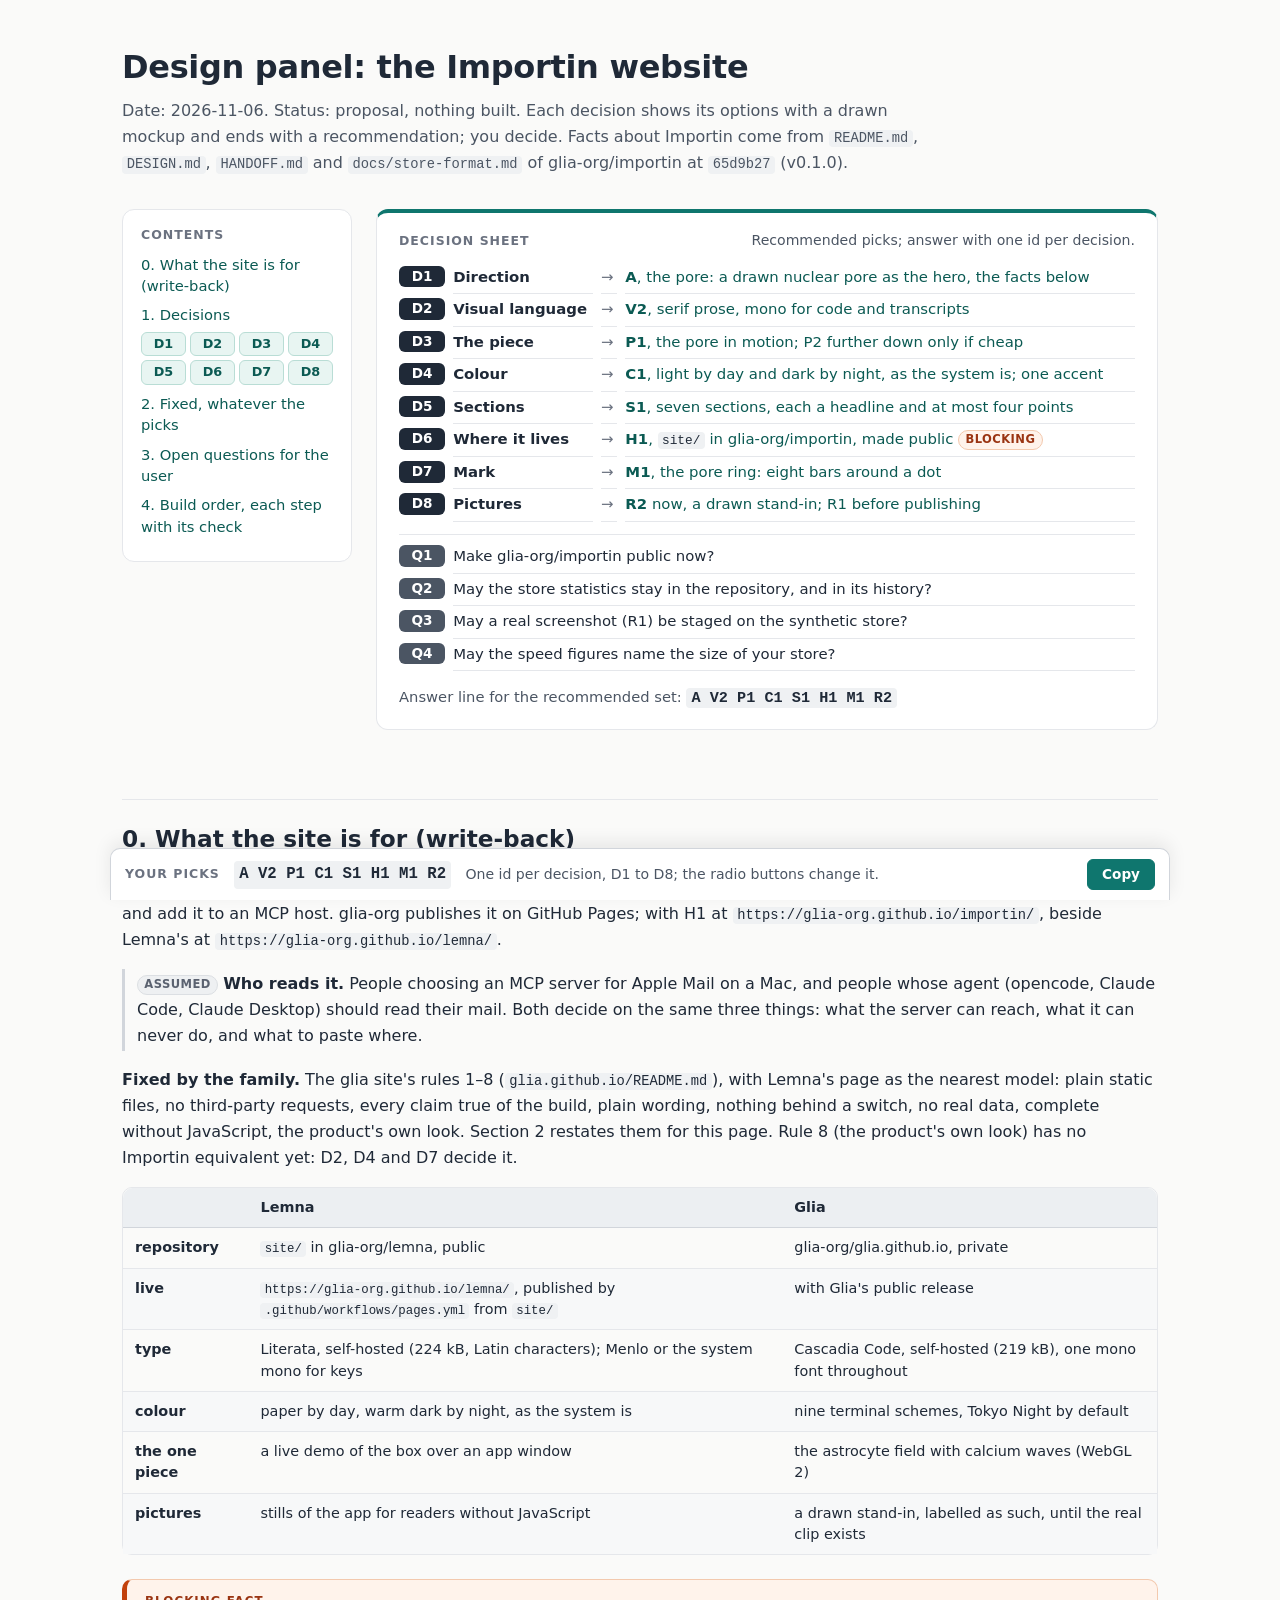
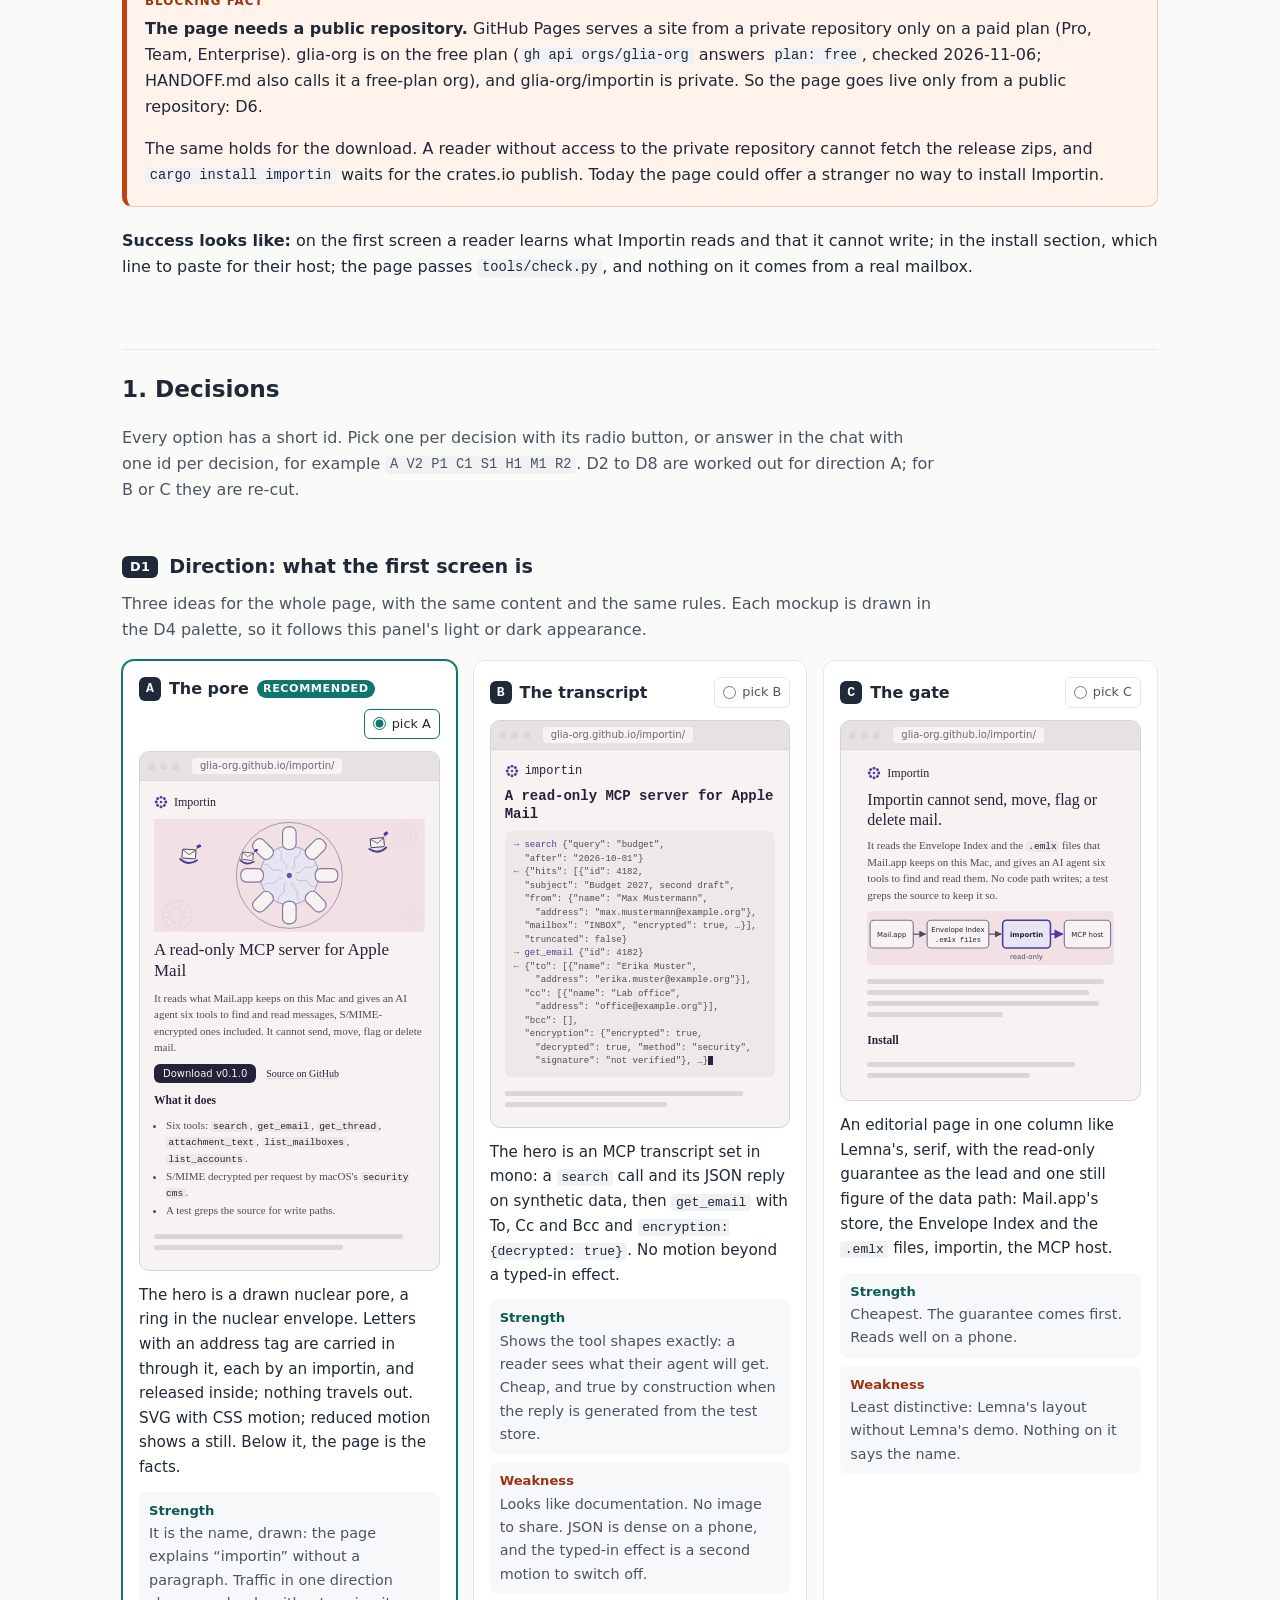
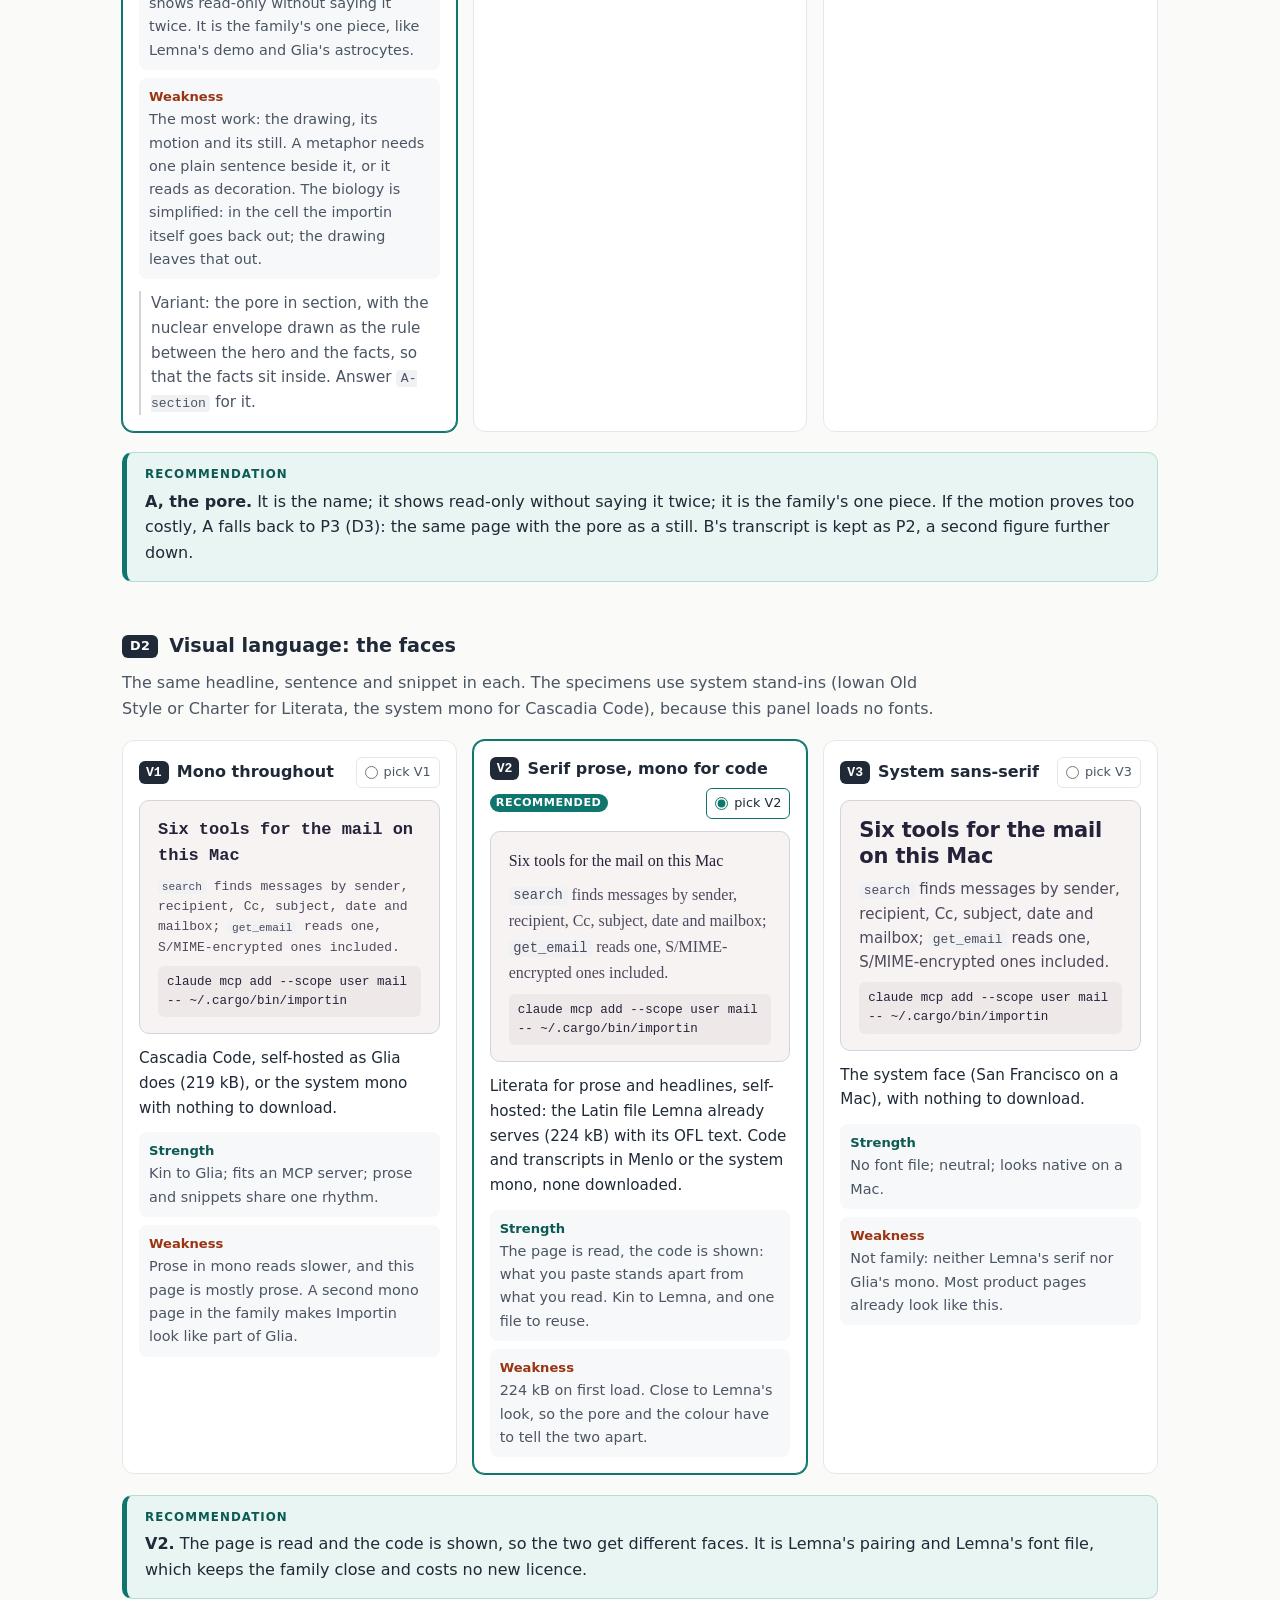
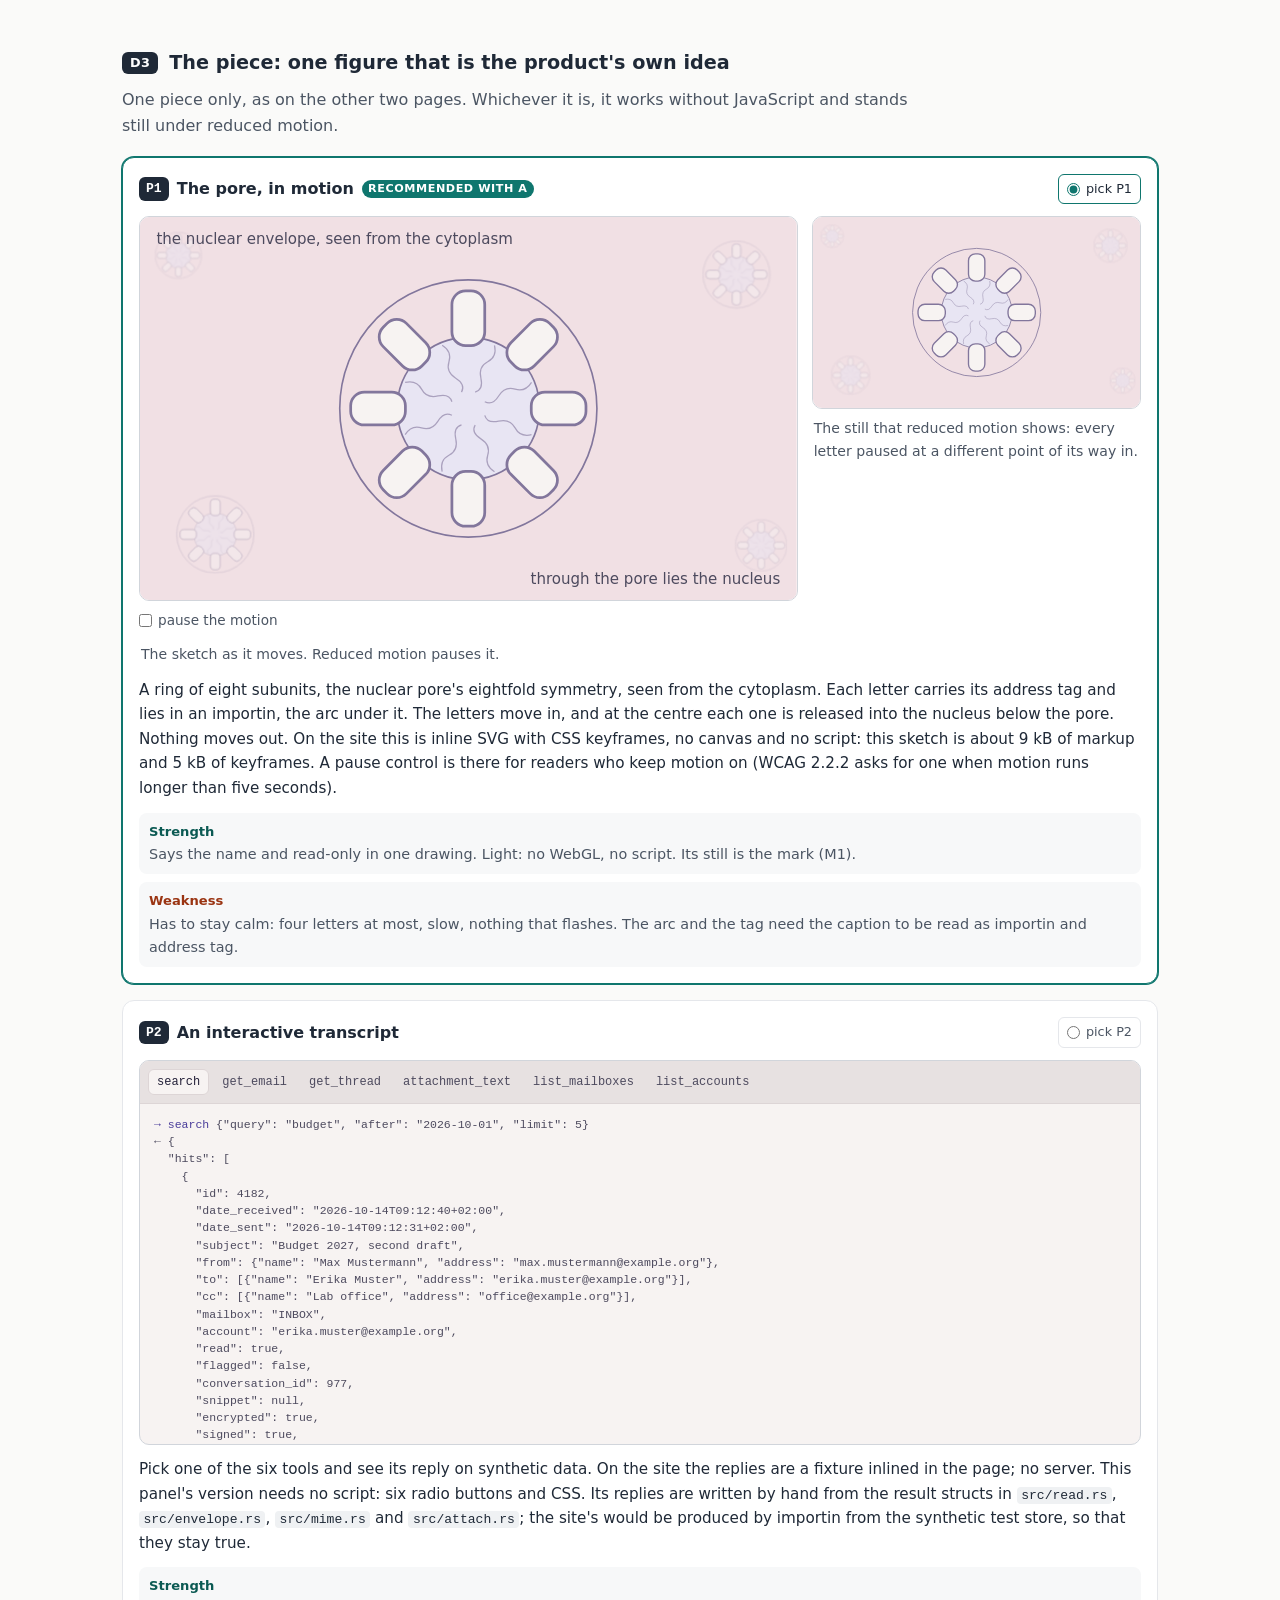
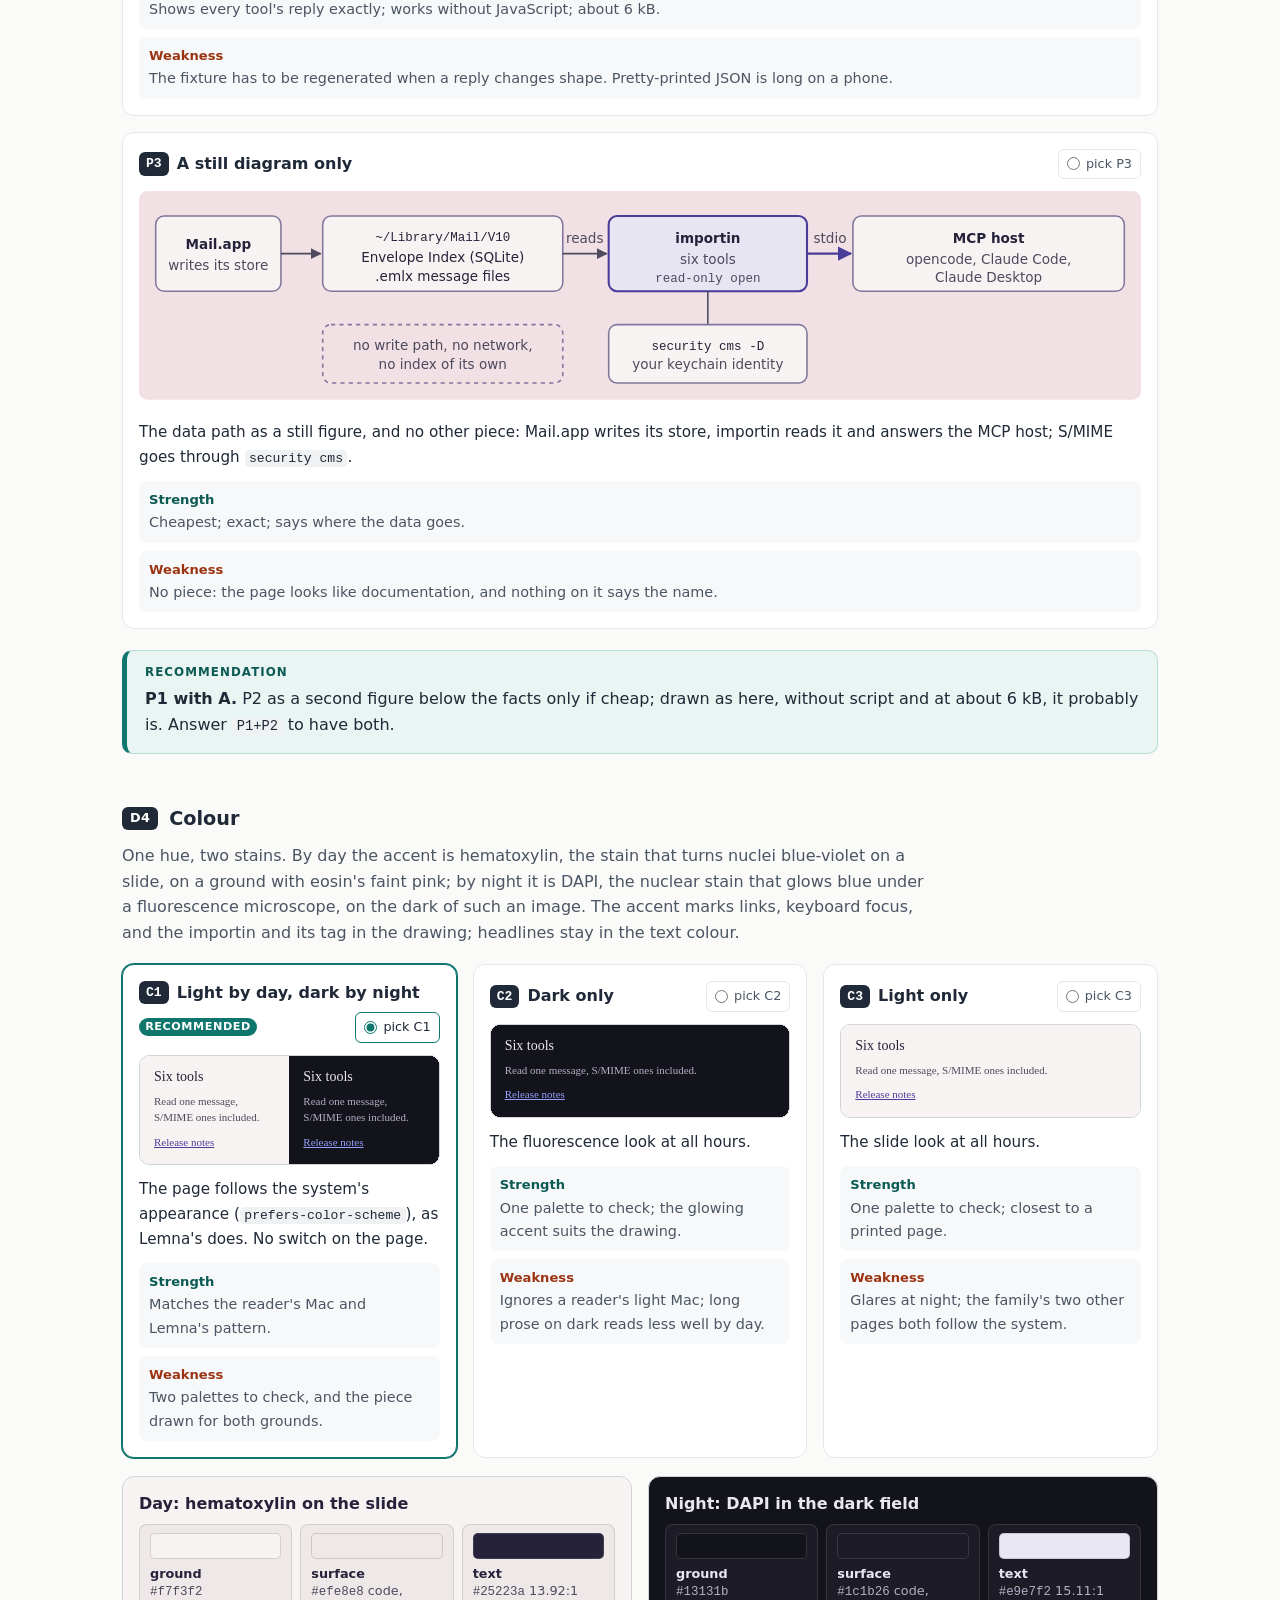
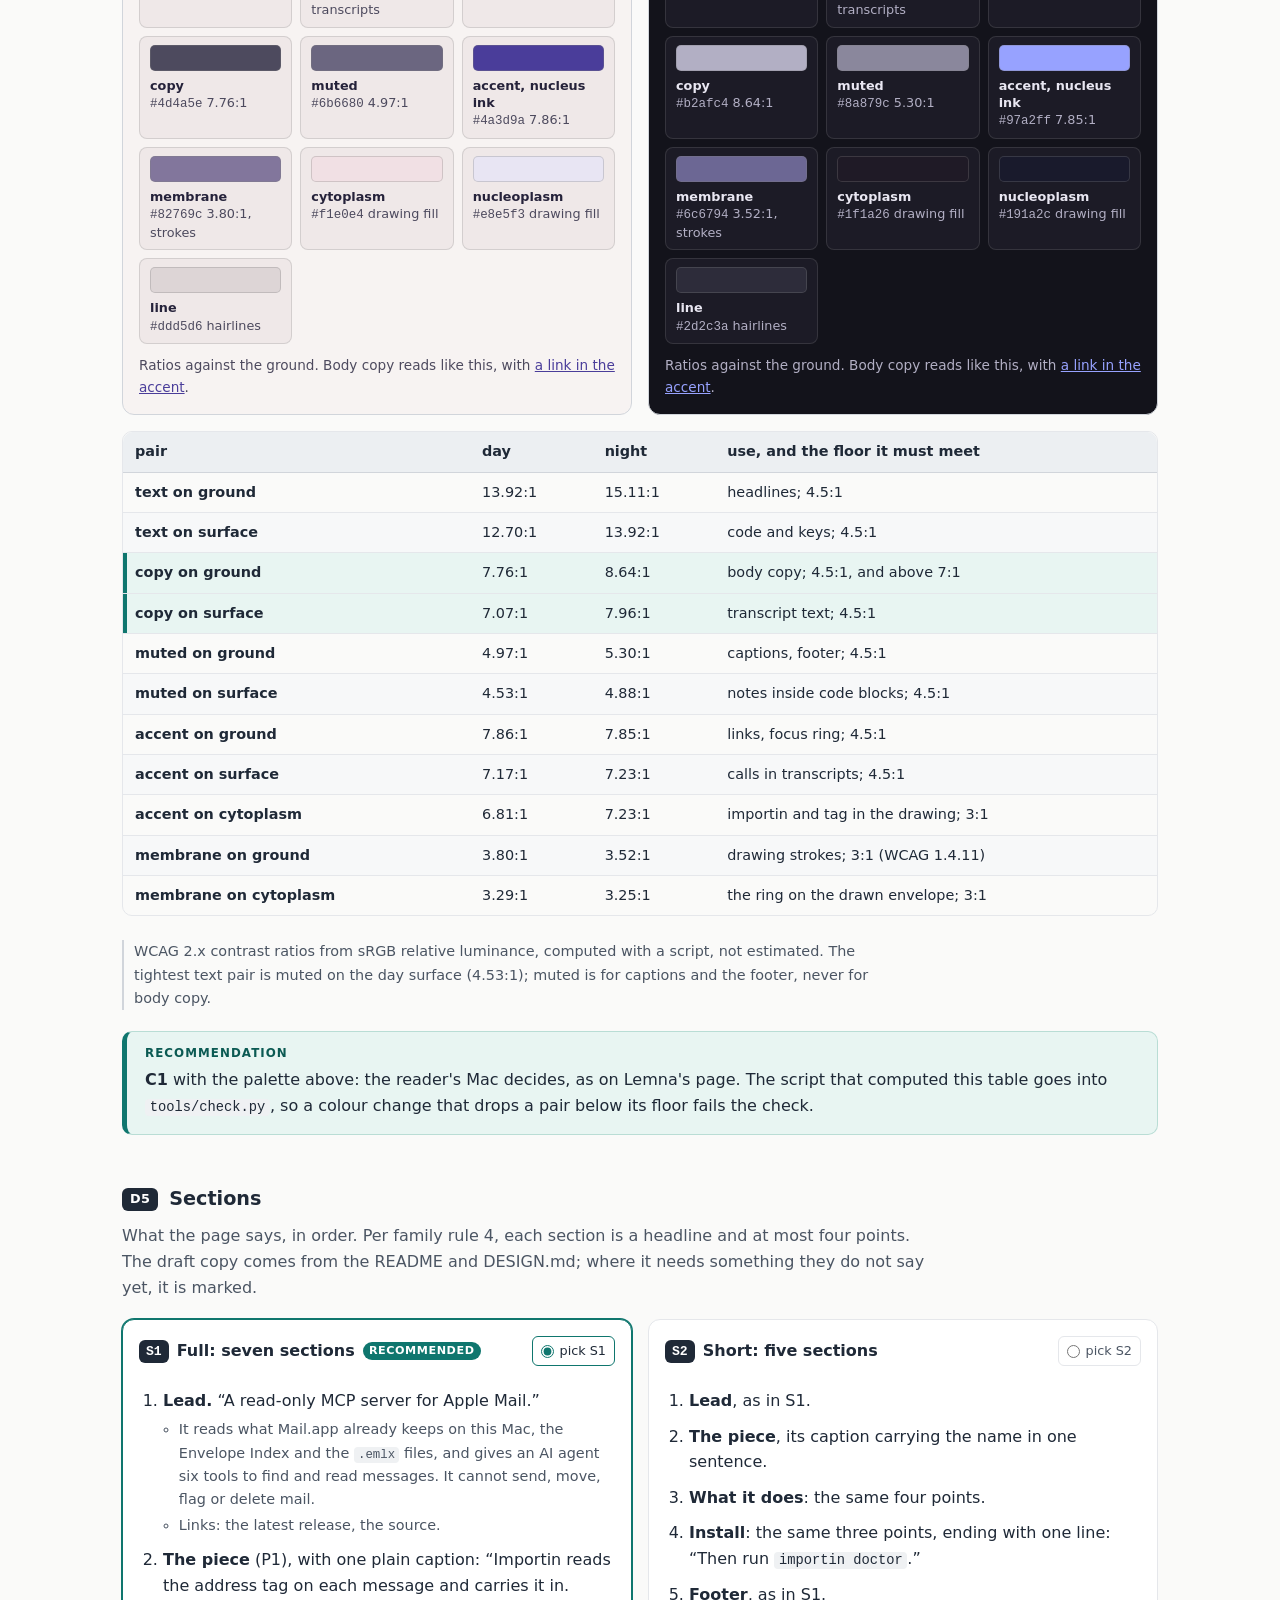
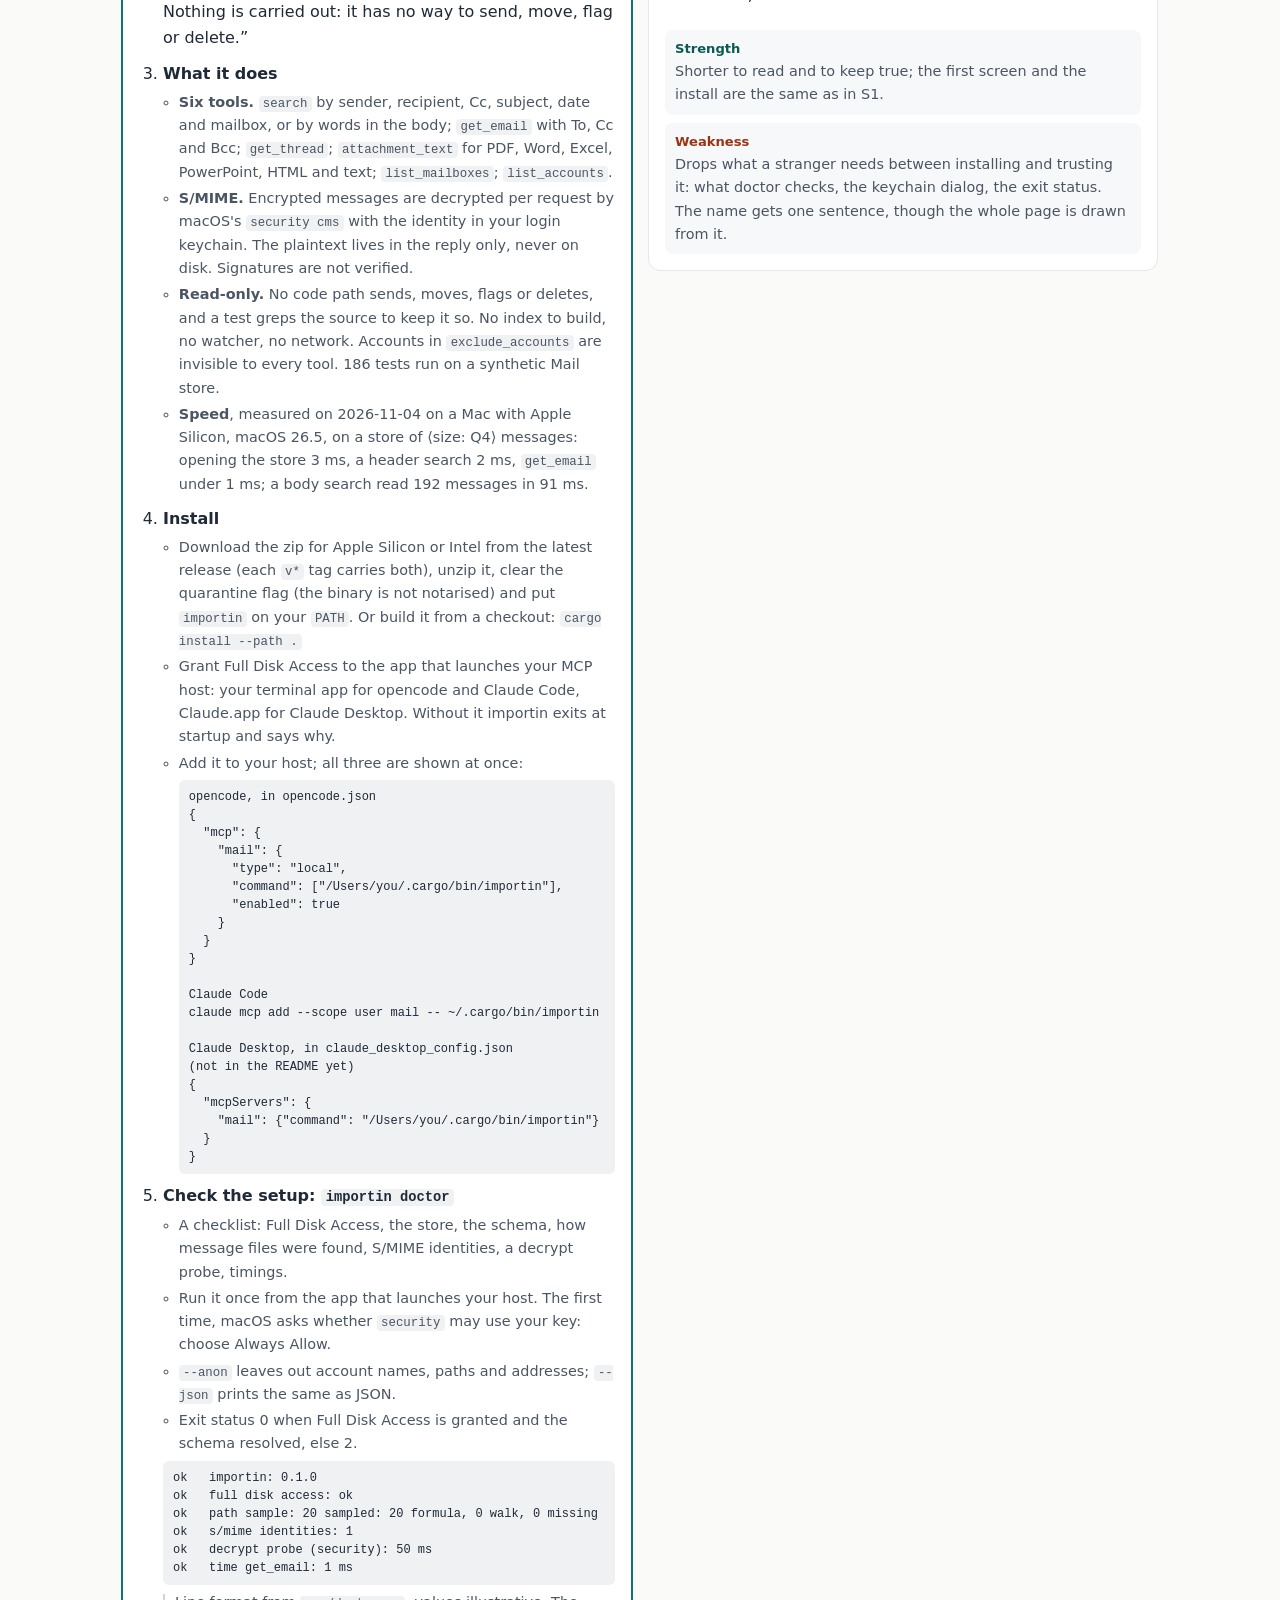
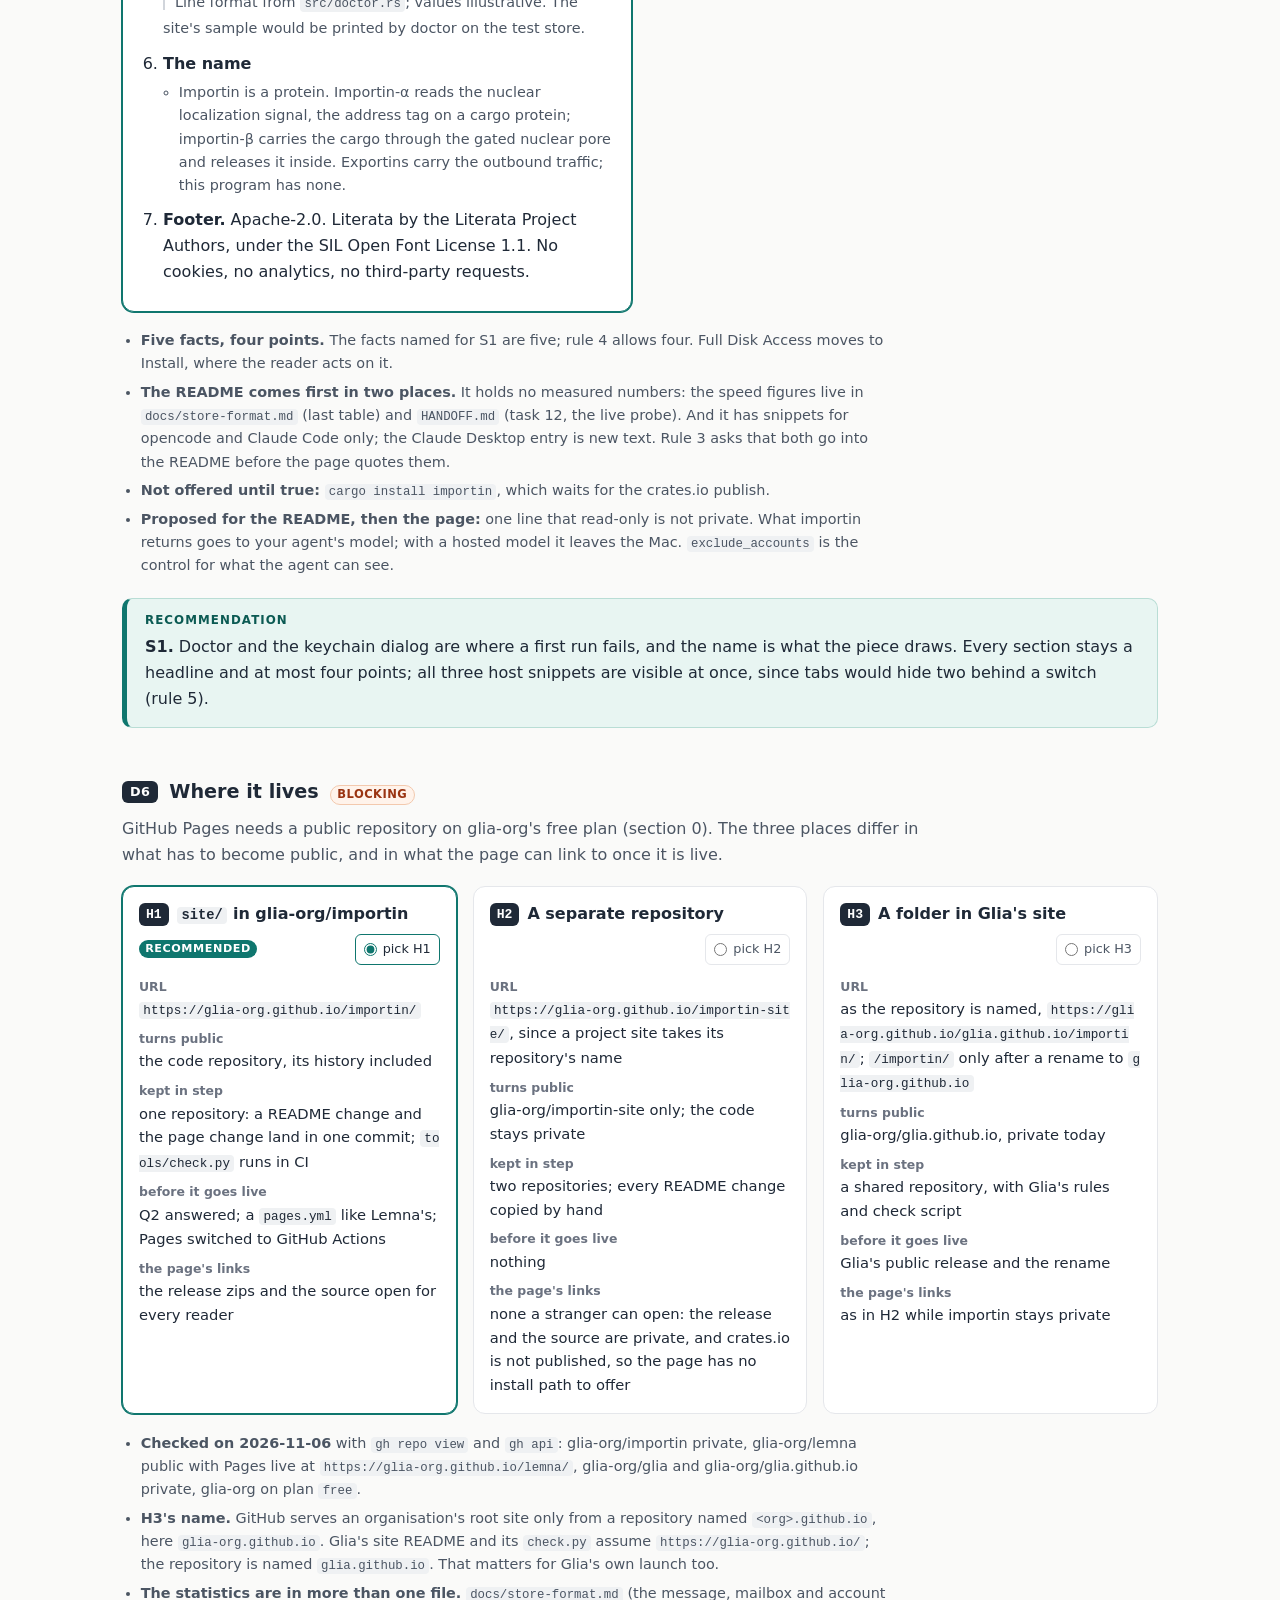
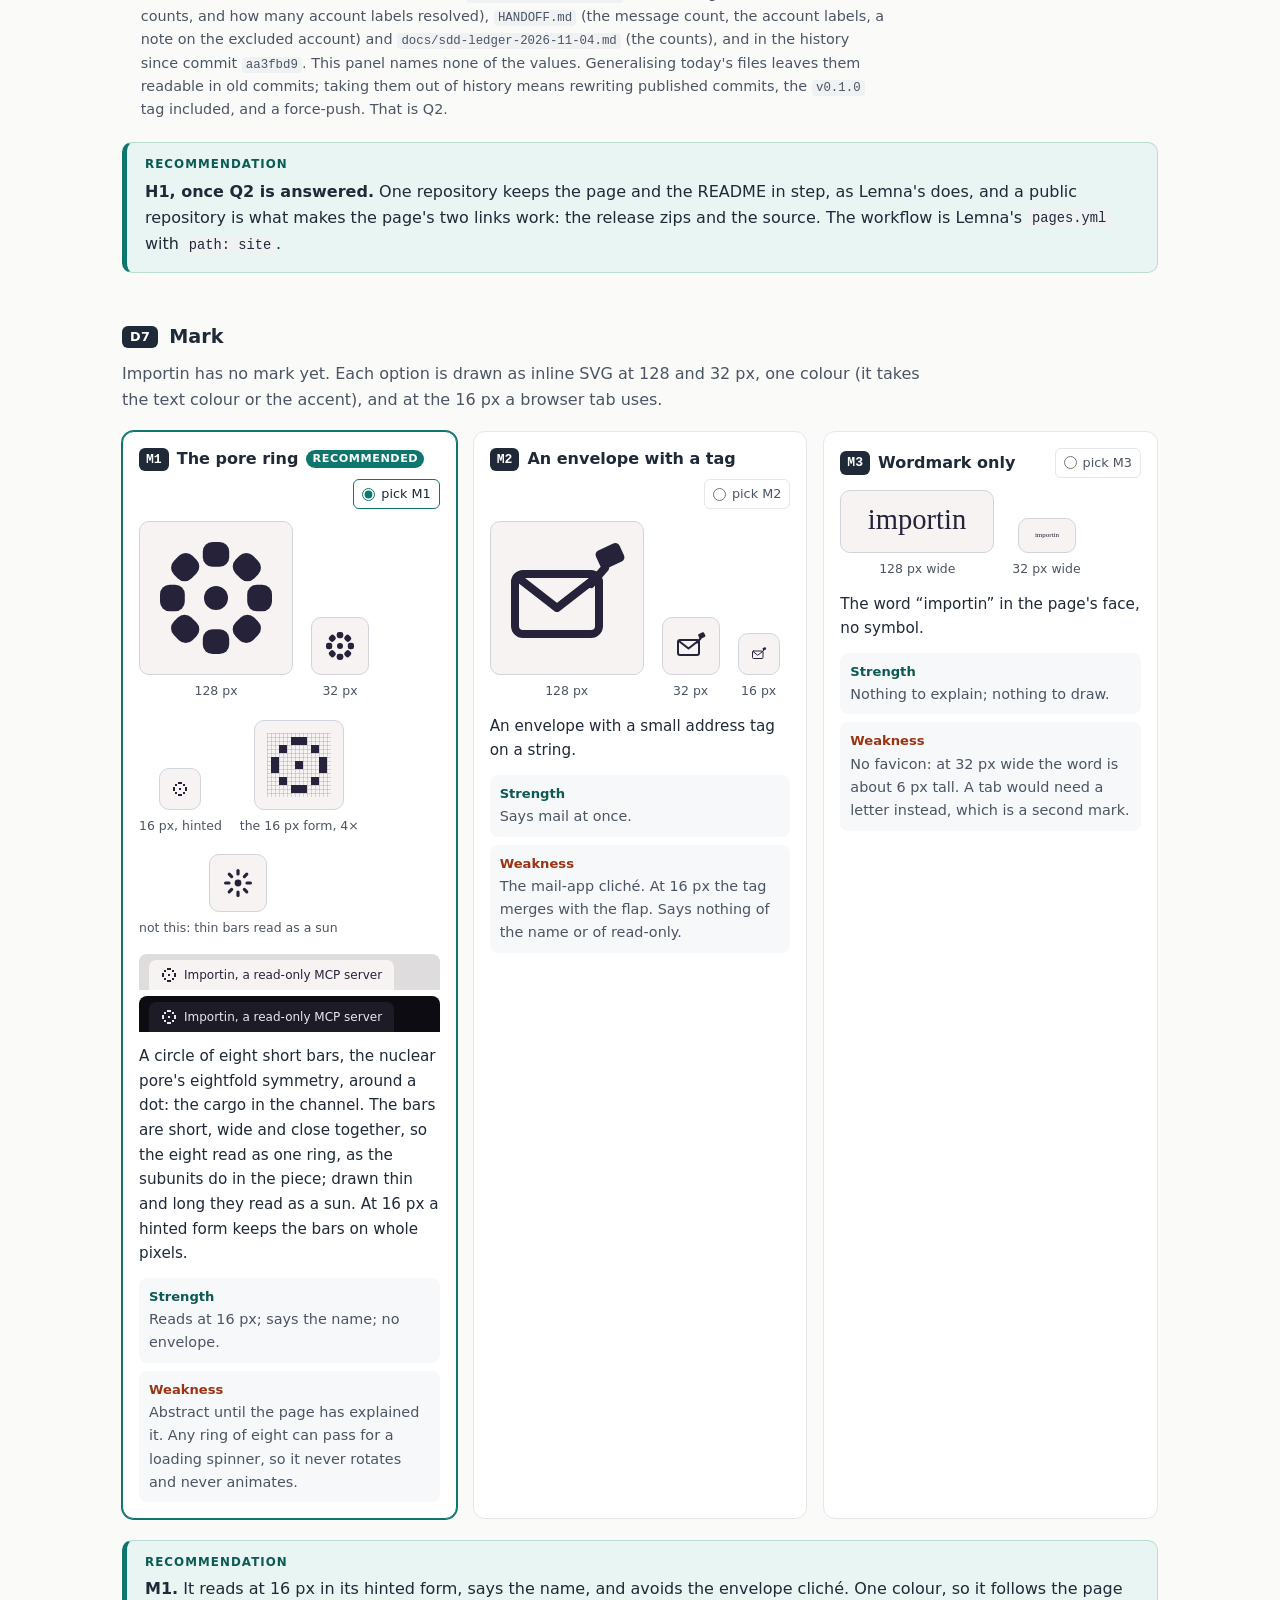
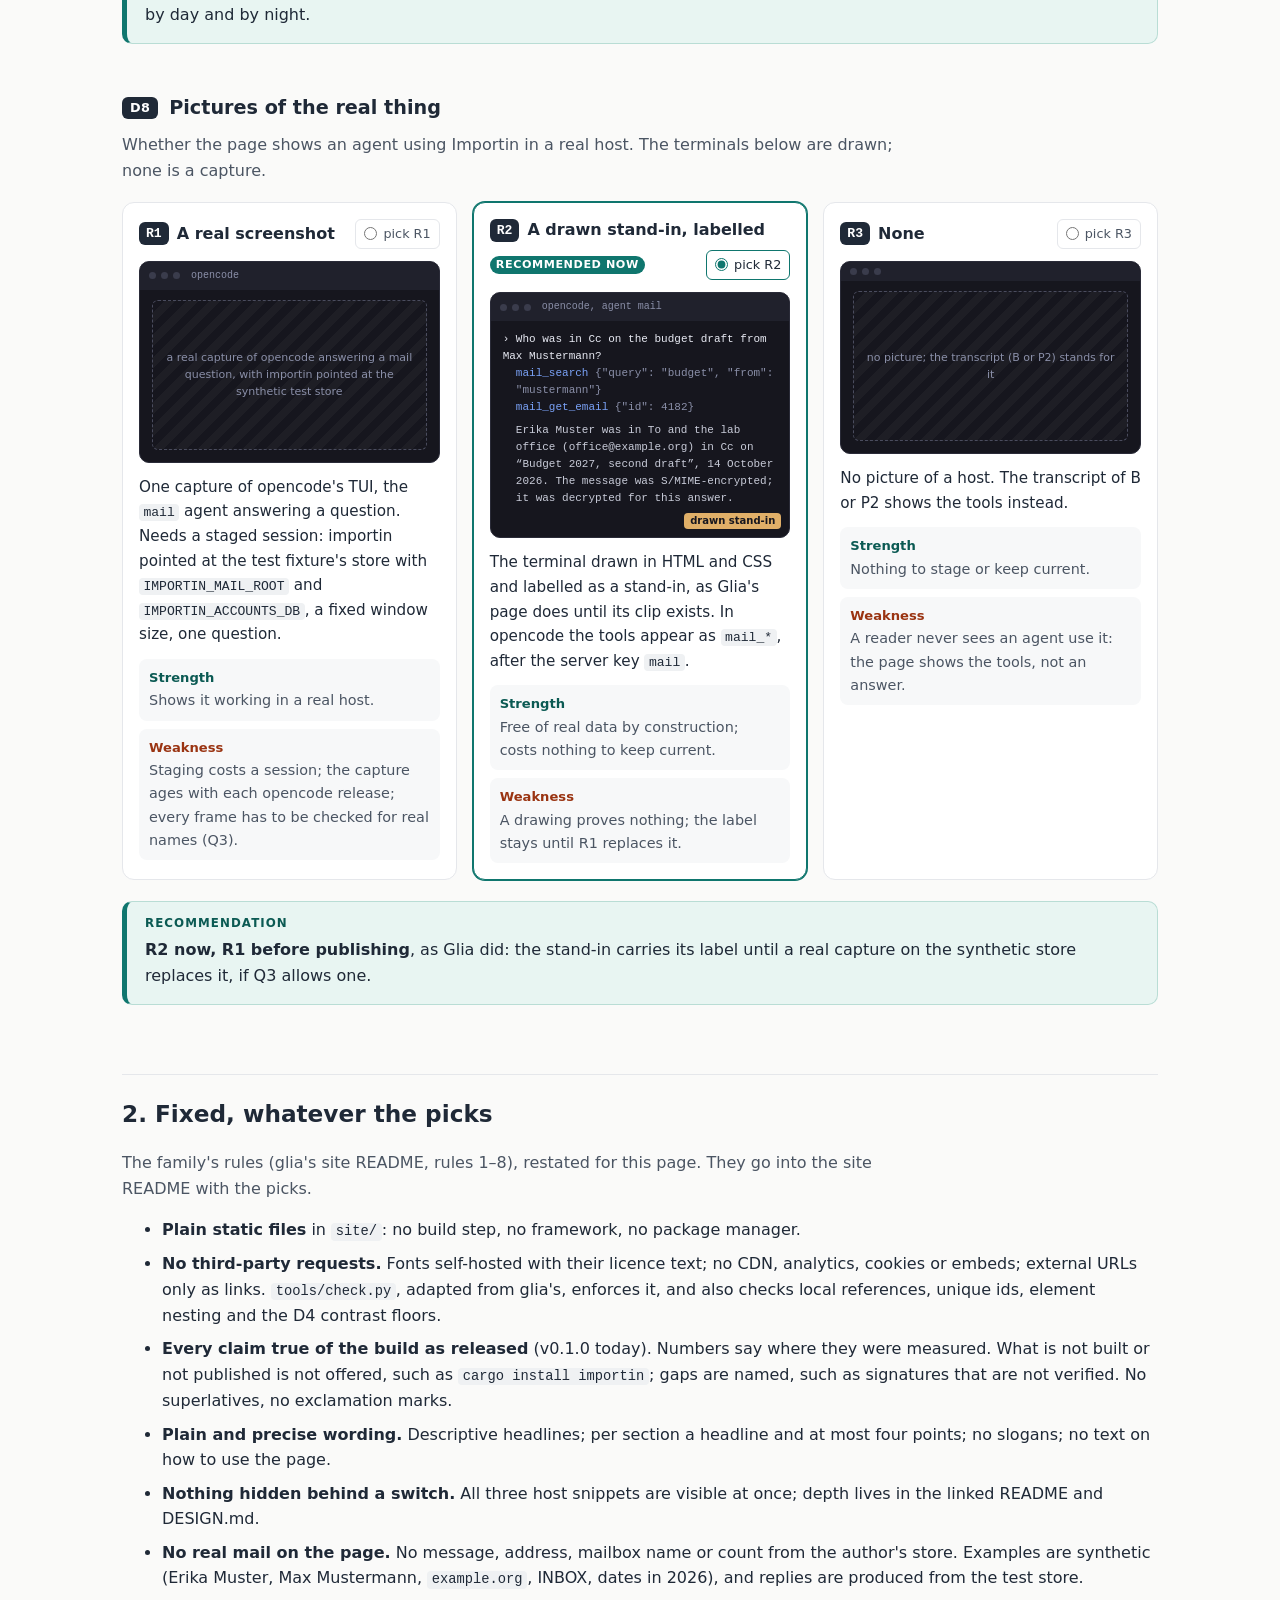
<file: docs/design-panel-website-2026-11-06.html>
<!DOCTYPE html>
<html lang="en">
<head>
<meta charset="utf-8">
<meta name="viewport" content="width=device-width, initial-scale=1">
<meta name="color-scheme" content="light dark">
<title>Design panel: the Importin website</title>
<style>
/* Same voice as docs/design-panel-2026-11-04.html, with a dark variant. The --s-* colours are the site palette
   proposed in D4 (day and night); every drawn mockup uses them, so the mockups follow this page's appearance.
   No fonts are loaded: serif and mono in the mockups are system stand-ins. Complete without JavaScript; the script
   only keeps the picks line in step with the radio buttons. */
:root{color-scheme:light dark;
--ink:#1f2937;--ink2:#4b5563;--mu:#6b7280;--line:#e5e7eb;--line2:#d1d5db;--bg:#fafaf9;--card:#fff;--zebra:#f7f8f9;
--codebg:#eff1f3;--thead:#eceff2;--num:#1f2937;--on-num:#fff;
--acc:#0f766e;--acc-bg:#e8f5f2;--acc-ink:#0b5a53;--acc-line:#b9ddd5;--on-acc:#fff;
--warn:#c2410c;--warn-bg:#fff3eb;--warn-ink:#9a3412;--warn-line:#f3c9ae;
--badge-bg:#eef0f2;--badge-line:#dcdfe3;--badge-ink:#5b6270;
--mono:ui-monospace,SFMono-Regular,"SF Mono",Menlo,Consolas,"Liberation Mono",monospace;
--sans:-apple-system,BlinkMacSystemFont,"Segoe UI",system-ui,Roboto,"Helvetica Neue",Arial,sans-serif;
--serif:"Iowan Old Style",Charter,"Bitstream Charter","Palatino Linotype",Palatino,Georgia,serif;
--s-ground:#f7f3f2;--s-surface:#efe8e8;--s-text:#25223a;--s-copy:#4d4a5e;--s-muted:#6b6680;--s-accent:#4a3d9a;
--s-line:#ddd5d6;--s-membrane:#82769c;--s-cyto:#f1e0e4;--s-nucl:#e8e5f3;--s-chrome:#e7e1e1}
@media (prefers-color-scheme:dark){:root{
--ink:#e6e8eb;--ink2:#aab1bb;--mu:#8d95a0;--line:#2a2f36;--line2:#3a414a;--bg:#111316;--card:#181b1f;--zebra:#1c2024;
--codebg:#252a30;--thead:#20252b;--num:#e6e8eb;--on-num:#111316;
--acc:#4fb8a8;--acc-bg:#122a27;--acc-ink:#8ad8cb;--acc-line:#24504a;--on-acc:#0d1a18;
--warn:#f08a5a;--warn-bg:#2e1b12;--warn-ink:#f6b08e;--warn-line:#5a3322;
--badge-bg:#252a30;--badge-line:#3a414a;--badge-ink:#b4bac3;
--s-ground:#13131b;--s-surface:#1c1b26;--s-text:#e9e7f2;--s-copy:#b2afc4;--s-muted:#8a879c;--s-accent:#97a2ff;
--s-line:#2d2c3a;--s-membrane:#6c6794;--s-cyto:#1f1a26;--s-nucl:#191a2c;--s-chrome:#24232f}}
*{box-sizing:border-box}
html{scroll-behavior:smooth}
body{margin:0;background:var(--bg);color:var(--ink);font:16px/1.62 var(--sans);-webkit-font-smoothing:antialiased}
main{max-width:1100px;margin:0 auto;padding:48px 32px 140px}
a{color:var(--acc-ink)}
:focus-visible{outline:2px solid var(--acc);outline-offset:2px}
code{font-family:var(--mono);font-size:.86em;background:var(--codebg);padding:.08em .34em;border-radius:4px}
pre{margin:0}
h1{font-size:2rem;line-height:1.22;margin:0 0 .35em;letter-spacing:-.01em}
.meta{color:var(--ink2);margin:0;max-width:80ch}
h2{font-size:1.45rem;line-height:1.3;margin:3em 0 .9em;padding-top:1em;border-top:1px solid var(--line)}
h3{font-size:1.2rem;line-height:1.35;margin:0;display:flex;align-items:center;gap:.6em}
h4{font-size:1rem;line-height:1.35;margin:0}
section,article,.opt,li[id]{scroll-margin-top:16px}
p,ul,ol{margin:0 0 1em}
li{margin:.3em 0}
strong{font-weight:650}
.lede{max-width:80ch;color:var(--ink2)}
/* top: contents and decision sheet */
.top{display:grid;grid-template-columns:230px 1fr;gap:24px;align-items:start;margin:32px 0 0}
.box-title{font-size:.78rem;font-weight:700;letter-spacing:.08em;text-transform:uppercase;color:var(--mu)}
.toc{background:var(--card);border:1px solid var(--line);border-radius:12px;padding:16px 18px;font-size:.92rem;line-height:1.45}
.toc ol{list-style:none;padding:0;margin:10px 0 0}
.toc li{margin:0 0 8px}
.toc a{text-decoration:none}
.toc a:hover{text-decoration:underline}
.toc-decs{display:grid;grid-template-columns:repeat(4,1fr);gap:4px;margin:6px 0 2px}
.toc-decs a{display:block;text-align:center;font-size:.8rem;font-weight:600;padding:2px 0;border:1px solid var(--acc-line);background:var(--acc-bg);border-radius:6px}
.sheet{background:var(--card);border:1px solid var(--line);border-top:4px solid var(--acc);border-radius:12px;padding:16px 22px 18px}
.sheet-head{display:flex;justify-content:space-between;align-items:baseline;gap:12px;flex-wrap:wrap;margin-bottom:10px}
.hint{font-size:.88rem;color:var(--ink2)}
.sheet-grid{display:grid;grid-template-columns:3.1em 9.4em 1.1em 1fr;column-gap:8px;font-size:.93rem;line-height:1.45}
.sheet-grid>*{padding:5px 0;border-bottom:1px solid var(--line)}
.sheet-grid .num{font-weight:700;text-decoration:none;color:var(--on-num);background:var(--num);border-radius:6px;text-align:center;padding:1px 0;margin:4px 0;align-self:start;font-size:.85rem;border-bottom:0}
.sheet-grid .num.q{background:var(--ink2)}
.sheet-grid .what{font-weight:600}
.sheet-grid .arr{color:var(--mu)}
.sheet-grid .choice{color:var(--acc-ink)}
.sheet-grid .choice code{color:var(--ink)}
.qgrid{grid-template-columns:3.1em 1fr;margin-top:12px;padding-top:6px;border-top:1px solid var(--line)}
.answer{margin:14px 0 0;font-size:.92rem;color:var(--ink2)}
.answer code{font-size:.95rem;font-weight:700;color:var(--ink);user-select:all}
.badge{display:inline-block;font-size:.72rem;font-weight:600;letter-spacing:.04em;text-transform:uppercase;color:var(--badge-ink);background:var(--badge-bg);border:1px solid var(--badge-line);border-radius:999px;padding:0 .55em;line-height:1.55;vertical-align:.12em;white-space:nowrap}
.badge.block{color:var(--warn-ink);background:var(--warn-bg);border-color:var(--warn-line)}
p.assumed{border-left:3px solid var(--line2);padding:2px 0 2px 12px}
/* decisions */
.dec{margin:3.2em 0 0}
.dec-h{display:flex;align-items:baseline;gap:.7em;flex-wrap:wrap;margin-bottom:.7em}
.dnum{display:inline-block;font-size:.8rem;font-weight:700;color:var(--on-num);background:var(--num);border-radius:6px;padding:1px 8px;letter-spacing:.02em;align-self:center}
.opts{display:grid;grid-template-columns:repeat(auto-fit,minmax(min(100%,300px),1fr));gap:16px;margin:1.1em 0}
.opts.two{grid-template-columns:repeat(auto-fit,minmax(min(100%,440px),1fr))}
.opt{display:flex;flex-direction:column;gap:12px;min-width:0;background:var(--card);border:1px solid var(--line);border-radius:12px;padding:16px}
.opt.wide{grid-column:1/-1}
.opt:has(.pick input:checked){border-color:var(--acc);box-shadow:0 0 0 1px var(--acc)}
.opt-h{display:flex;flex-wrap:wrap;align-items:center;gap:8px}
.oid{font:700 .82rem/1 var(--mono);padding:5px 7px;border-radius:6px;background:var(--num);color:var(--on-num)}
.pill-rec{display:inline-block;font-size:.7rem;font-weight:700;letter-spacing:.05em;text-transform:uppercase;color:var(--on-acc);background:var(--acc);border-radius:999px;padding:0 .55em;line-height:1.6;white-space:nowrap}
.pick{margin-left:auto;display:inline-flex;gap:6px;align-items:center;font-size:.8rem;color:var(--ink2);cursor:pointer;padding:4px 8px;border:1px solid var(--line);border-radius:6px;white-space:nowrap}
.pick input{accent-color:var(--acc);margin:0}
.pick:has(input:checked){color:var(--ink);border-color:var(--acc)}
.opt>p{margin:0;font-size:.95rem}
.sw{display:grid;gap:8px;margin:0}
.sw div{padding:8px 10px;border-radius:8px;background:var(--zebra)}
.sw dt{font-weight:650;font-size:.82rem;margin-bottom:1px}
.sw .s dt{color:var(--acc-ink)}
.sw .w dt{color:var(--warn-ink)}
.sw dd{margin:0;font-size:.9rem;color:var(--ink2)}
.rec{background:var(--acc-bg);border:1px solid var(--acc-line);border-left:5px solid var(--acc);border-radius:10px;padding:12px 18px 2px;margin:1.3em 0}
.rec-label{font-size:.74rem;font-weight:700;letter-spacing:.09em;text-transform:uppercase;color:var(--acc-ink);margin-bottom:4px}
.rec p{margin:0 0 .8em}
.rec ul{margin:0 0 .8em;padding-left:1.2em}
.warnbox{background:var(--warn-bg);border:1px solid var(--warn-line);border-left:5px solid var(--warn);border-radius:10px;padding:12px 18px 2px;margin:1.3em 0}
.warnbox .rec-label{color:var(--warn-ink)}
.note{font-size:.9rem;color:var(--ink2);border-left:2px solid var(--line2);padding-left:10px;max-width:84ch}
/* tables */
.table-wrap{margin:1em 0 1.5em;overflow-x:auto}
table{width:100%;border-collapse:separate;border-spacing:0;font-size:.9rem;line-height:1.48;border:1px solid var(--line);border-radius:10px}
th,td{text-align:left;vertical-align:top;padding:9px 12px;border-bottom:1px solid var(--line)}
tbody tr:last-child td,tbody tr:last-child th{border-bottom:0}
thead th{background:var(--thead);font-weight:650;border-bottom:1px solid var(--line2)}
thead th:first-child{border-top-left-radius:10px}
thead th:last-child{border-top-right-radius:10px}
tbody th{font-weight:650}
tbody tr:nth-child(even) td,tbody tr:nth-child(even) th{background:var(--zebra)}
tbody tr.rec-row td,tbody tr.rec-row th{background:var(--acc-bg)}
tbody tr.rec-row th:first-child{box-shadow:inset 4px 0 0 var(--acc)}
td.num{font-variant-numeric:tabular-nums;white-space:nowrap}
figure{margin:0}
figcaption{font-size:.88rem;color:var(--ink2);margin:8px 2px 0}
/* the site, drawn small (site palette) */
.mini{border:1px solid var(--line2);border-radius:10px;overflow:hidden;background:var(--s-ground);color:var(--s-copy);font:11px/1.5 var(--serif)}
.mini-bar{display:flex;align-items:center;gap:5px;padding:6px 8px;background:var(--s-chrome);border-bottom:1px solid var(--s-line);font:10px/1 var(--sans);color:var(--s-muted)}
.mini-bar i{width:7px;height:7px;border-radius:50%;background:var(--s-line)}
.mini-bar span{margin-left:8px;padding:3px 8px;border-radius:4px;background:var(--s-ground);white-space:nowrap;overflow:hidden;text-overflow:ellipsis}
.mini-body{padding:12px 14px 14px;display:flex;flex-direction:column;gap:8px}
.mini .brand{display:flex;align-items:center;gap:6px;color:var(--s-text);font-size:12px}
.mini .brand svg{width:14px;height:14px;color:var(--s-accent)}
.mini .hl{margin:0;font:400 17px/1.22 var(--serif);color:var(--s-text)}
.mini p{margin:0}
.mini ul{margin:0;padding-left:1.1em}
.mini li{margin:.12em 0}
.mini code{font:9.5px/1.4 var(--mono);background:var(--s-surface);color:var(--s-text);padding:0 .25em;border-radius:3px}
.mini .get{display:flex;align-items:center;gap:10px;font-size:10px}
.mini .btn{display:inline-block;background:var(--s-text);color:var(--s-ground);border-radius:6px;padding:2px 9px;font-family:var(--sans)}
.mini .lnk{color:var(--s-text);text-decoration:underline;text-decoration-color:var(--s-line)}
.mini .bars b{display:block;height:5px;border-radius:2px;background:var(--s-line);margin:6px 0}
.mini .sec{font:600 11.5px/1.3 var(--serif);color:var(--s-text);margin-top:2px}
.mini .tx{font:9px/1.5 var(--mono);background:var(--s-surface);color:var(--s-copy);border-radius:6px;padding:8px 9px;white-space:pre-wrap;word-break:break-word;margin:0}
.mini .tx .c{color:var(--s-accent)}
.mini .tx .caret{display:inline-block;width:.55em;height:1.05em;vertical-align:-.2em;background:var(--s-text)}
.mini.mono{font-family:var(--mono);font-size:10px}
.mini.mono .hl{font:600 14px/1.25 var(--mono)}
.mini.sans{font-family:var(--sans)}
.mini.sans .hl{font:600 16px/1.22 var(--sans);letter-spacing:-.005em}
.mini.col .mini-body{padding:14px 26px 16px}
.mini.col .hl{font-size:16px}
.mini svg{display:block;width:100%;height:auto}
/* the pore (P1), the data path (P3) */
.pore .bg{fill:var(--s-cyto)}
.pore .rim{fill:none;stroke:var(--s-membrane);stroke-width:1.2}
.pore .sub{fill:var(--s-ground);stroke:var(--s-membrane);stroke-width:2}
.pore .chan{fill:var(--s-nucl);stroke:var(--s-membrane);stroke-width:1.2}
.pore .mesh{fill:none;stroke:var(--s-membrane);stroke-width:.9;opacity:.6}
.pore .far{opacity:.4}
.pore .env rect{fill:var(--s-ground);stroke:var(--s-text);stroke-width:1.4}
.pore .env .flap{fill:none;stroke:var(--s-text);stroke-width:1.2;stroke-linejoin:round}
.pore .env .imp{fill:none;stroke:var(--s-accent);stroke-width:3.4;stroke-linecap:round}
.pore .env .tag{fill:var(--s-accent);stroke:none}
.pore .env .str{fill:none;stroke:var(--s-accent);stroke-width:1.1}
.pore .rel{fill:var(--s-accent);opacity:0}
.pore .lab{font:11px var(--sans);fill:var(--s-copy)}
.pore .cargo,.pore .rel{animation-duration:10s;animation-timing-function:linear;animation-iteration-count:infinite;animation-fill-mode:both}
.pore .c1{animation-name:k1}.pore .c2{animation-name:k2}.pore .c3{animation-name:k3}.pore .c4{animation-name:k4}
.pore .rel{animation-name:rel}
.pore .c1,.pore .r1{animation-delay:-3s}.pore .c2,.pore .r2{animation-delay:-5.5s}
.pore .c3,.pore .r3{animation-delay:-7.2s}.pore .c4,.pore .r4{animation-delay:-9s}
@keyframes rel{0%,84%{transform:scale(.3);opacity:0}89%{transform:scale(1);opacity:.9}100%{transform:scale(2.6);opacity:0}}
@keyframes k1{0%{transform:translate(-275px,-25px) rotate(0deg) scale(1.00);opacity:0}6%{transform:translate(-266px,-33px) rotate(3deg) scale(1.00);opacity:1}12%{transform:translate(-251px,-44px) rotate(5deg) scale(1.00);opacity:1}18%{transform:translate(-234px,-55px) rotate(6deg) scale(1.00);opacity:1}24%{transform:translate(-216px,-65px) rotate(6deg) scale(1.00);opacity:1}30%{transform:translate(-196px,-72px) rotate(5deg) scale(1.00);opacity:1}36%{transform:translate(-175px,-76px) rotate(3deg) scale(1.00);opacity:1}42%{transform:translate(-153px,-77px) rotate(0deg) scale(1.00);opacity:1}48%{transform:translate(-131px,-75px) rotate(-3deg) scale(1.00);opacity:1}54%{transform:translate(-109px,-69px) rotate(-5deg) scale(1.00);opacity:1}60%{transform:translate(-86px,-60px) rotate(-6deg) scale(0.95);opacity:1}66%{transform:translate(-64px,-48px) rotate(-6deg) scale(0.87);opacity:1}72%{transform:translate(-42px,-34px) rotate(-5deg) scale(0.79);opacity:1}78%{transform:translate(-21px,-18px) rotate(-3deg) scale(0.71);opacity:1}84%{transform:translate(0px,0px) rotate(-0deg) scale(0.62);opacity:1}90%{transform:translate(0px,0px) rotate(0deg) scale(0.34);opacity:0.85}95%{transform:translate(0px,0px) rotate(0deg) scale(0.16);opacity:0.45}100%{transform:translate(0px,0px) rotate(0deg) scale(0.05);opacity:0}}
@keyframes k2{0%{transform:translate(150px,-180px) rotate(0deg) scale(1.00);opacity:0}6%{transform:translate(153px,-173px) rotate(3deg) scale(1.00);opacity:1}12%{transform:translate(157px,-162px) rotate(5deg) scale(1.00);opacity:1}18%{transform:translate(159px,-150px) rotate(6deg) scale(1.00);opacity:1}24%{transform:translate(159px,-138px) rotate(6deg) scale(1.00);opacity:1}30%{transform:translate(155px,-125px) rotate(5deg) scale(1.00);opacity:1}36%{transform:translate(148px,-113px) rotate(3deg) scale(1.00);opacity:1}42%{transform:translate(137px,-101px) rotate(0deg) scale(1.00);opacity:1}48%{transform:translate(123px,-89px) rotate(-3deg) scale(1.00);opacity:1}54%{transform:translate(106px,-77px) rotate(-5deg) scale(1.00);opacity:1}60%{transform:translate(86px,-65px) rotate(-6deg) scale(0.96);opacity:1}66%{transform:translate(65px,-51px) rotate(-6deg) scale(0.88);opacity:1}72%{transform:translate(42px,-37px) rotate(-5deg) scale(0.80);opacity:1}78%{transform:translate(20px,-20px) rotate(-3deg) scale(0.71);opacity:1}84%{transform:translate(0px,0px) rotate(-0deg) scale(0.62);opacity:1}90%{transform:translate(0px,0px) rotate(0deg) scale(0.34);opacity:0.85}95%{transform:translate(0px,0px) rotate(0deg) scale(0.16);opacity:0.45}100%{transform:translate(0px,0px) rotate(0deg) scale(0.05);opacity:0}}
@keyframes k3{0%{transform:translate(-118px,180px) rotate(0deg) scale(1.00);opacity:0}6%{transform:translate(-121px,172px) rotate(3deg) scale(1.00);opacity:1}12%{transform:translate(-123px,160px) rotate(5deg) scale(1.00);opacity:1}18%{transform:translate(-125px,148px) rotate(6deg) scale(1.00);opacity:1}24%{transform:translate(-124px,135px) rotate(6deg) scale(1.00);opacity:1}30%{transform:translate(-121px,122px) rotate(5deg) scale(1.00);opacity:1}36%{transform:translate(-116px,109px) rotate(3deg) scale(1.00);opacity:1}42%{transform:translate(-107px,97px) rotate(0deg) scale(1.00);opacity:1}48%{transform:translate(-96px,85px) rotate(-3deg) scale(1.00);opacity:1}54%{transform:translate(-83px,74px) rotate(-5deg) scale(0.97);opacity:1}60%{transform:translate(-67px,62px) rotate(-6deg) scale(0.91);opacity:1}66%{transform:translate(-51px,49px) rotate(-6deg) scale(0.84);opacity:1}72%{transform:translate(-33px,35px) rotate(-5deg) scale(0.77);opacity:1}78%{transform:translate(-16px,19px) rotate(-3deg) scale(0.70);opacity:1}84%{transform:translate(0px,0px) rotate(-0deg) scale(0.62);opacity:1}90%{transform:translate(0px,0px) rotate(0deg) scale(0.34);opacity:0.85}95%{transform:translate(0px,0px) rotate(0deg) scale(0.16);opacity:0.45}100%{transform:translate(0px,0px) rotate(0deg) scale(0.05);opacity:0}}
@keyframes k4{0%{transform:translate(280px,42px) rotate(0deg) scale(1.00);opacity:0}6%{transform:translate(271px,48px) rotate(3deg) scale(1.00);opacity:1}12%{transform:translate(257px,55px) rotate(5deg) scale(1.00);opacity:1}18%{transform:translate(240px,62px) rotate(6deg) scale(1.00);opacity:1}24%{transform:translate(220px,68px) rotate(6deg) scale(1.00);opacity:1}30%{transform:translate(200px,72px) rotate(5deg) scale(1.00);opacity:1}36%{transform:translate(178px,74px) rotate(3deg) scale(1.00);opacity:1}42%{transform:translate(155px,73px) rotate(0deg) scale(1.00);opacity:1}48%{transform:translate(132px,69px) rotate(-3deg) scale(1.00);opacity:1}54%{transform:translate(108px,62px) rotate(-5deg) scale(1.00);opacity:1}60%{transform:translate(85px,53px) rotate(-6deg) scale(0.94);opacity:1}66%{transform:translate(62px,42px) rotate(-6deg) scale(0.86);opacity:1}72%{transform:translate(40px,29px) rotate(-5deg) scale(0.78);opacity:1}78%{transform:translate(19px,15px) rotate(-3deg) scale(0.70);opacity:1}84%{transform:translate(0px,0px) rotate(-0deg) scale(0.62);opacity:1}90%{transform:translate(0px,0px) rotate(0deg) scale(0.34);opacity:0.85}95%{transform:translate(0px,0px) rotate(0deg) scale(0.16);opacity:0.45}100%{transform:translate(0px,0px) rotate(0deg) scale(0.05);opacity:0}}
.pore.still .cargo,.pore.still .rel{animation-play-state:paused}
.piece:has(.pausectl input:checked) .cargo,.piece:has(.pausectl input:checked) .rel{animation-play-state:paused}
@media (prefers-reduced-motion:reduce){html{scroll-behavior:auto}.pore .cargo,.pore .rel{animation-play-state:paused}}
.piece{display:grid;grid-template-columns:minmax(0,2fr) minmax(0,1fr);gap:14px;align-items:start}
.piece svg{display:block;width:100%;height:auto;border-radius:10px;border:1px solid var(--line2)}
.pausectl{display:inline-flex;gap:6px;align-items:center;font-size:.85rem;color:var(--ink2);margin-top:8px;cursor:pointer}
.pausectl input{accent-color:var(--acc);margin:0}
.dg .bx{fill:var(--s-ground);stroke:var(--s-membrane);stroke-width:1.5}
.dg .bxa{fill:var(--s-nucl);stroke:var(--s-accent);stroke-width:2}
.dg .bg{fill:var(--s-cyto)}
.dg text{font:13px var(--sans);fill:var(--s-text)}
.dg .m{font-family:var(--mono);font-size:12px}
.dg .mu{fill:var(--s-copy)}
.dg .b{font-weight:600}
.dg .ln{fill:none;stroke:var(--s-copy);stroke-width:1.5}
.dg .lna{fill:none;stroke:var(--s-accent);stroke-width:2}
.dg .ah{fill:var(--s-copy)}
.dg .aha{fill:var(--s-accent)}
.dg .no{fill:none;stroke:var(--s-membrane);stroke-width:1.5;stroke-dasharray:4 4}
/* P2: the transcript, CSS only */
.txd{border:1px solid var(--line2);border-radius:10px;overflow:hidden;background:var(--s-ground)}
.vh{position:absolute;width:1px;height:1px;overflow:hidden;clip:rect(0 0 0 0);clip-path:inset(50%);white-space:nowrap}
.txd-tabs{display:flex;flex-wrap:wrap;gap:4px;padding:8px;background:var(--s-chrome);border-bottom:1px solid var(--s-line)}
.txd-tabs label{font:12px/1 var(--mono);padding:6px 8px;border-radius:6px;color:var(--s-copy);cursor:pointer;border:1px solid transparent}
.txd-panes pre{display:none;font:11.5px/1.5 var(--mono);color:var(--s-copy);padding:12px 14px;max-height:340px;overflow:auto;white-space:pre-wrap;word-break:break-word}
.txd-panes .c{color:var(--s-accent)}
#tx1:checked~.txd-panes .t1,#tx2:checked~.txd-panes .t2,#tx3:checked~.txd-panes .t3,#tx4:checked~.txd-panes .t4,#tx5:checked~.txd-panes .t5,#tx6:checked~.txd-panes .t6{display:block}
#tx1:checked~.txd-tabs [for=tx1],#tx2:checked~.txd-tabs [for=tx2],#tx3:checked~.txd-tabs [for=tx3],#tx4:checked~.txd-tabs [for=tx4],#tx5:checked~.txd-tabs [for=tx5],#tx6:checked~.txd-tabs [for=tx6]{background:var(--s-ground);color:var(--s-text);border-color:var(--s-line)}
#tx1:focus-visible~.txd-tabs [for=tx1],#tx2:focus-visible~.txd-tabs [for=tx2],#tx3:focus-visible~.txd-tabs [for=tx3],#tx4:focus-visible~.txd-tabs [for=tx4],#tx5:focus-visible~.txd-tabs [for=tx5],#tx6:focus-visible~.txd-tabs [for=tx6]{outline:2px solid var(--s-accent);outline-offset:1px}
/* type specimens (D2) */
.spec{border:1px solid var(--line2);border-radius:10px;background:var(--s-ground);color:var(--s-copy);padding:16px 18px;display:flex;flex-direction:column;gap:8px}
.spec .sh{margin:0;color:var(--s-text);font-size:21px;line-height:1.25}
.spec p{margin:0;font-size:15px;line-height:1.6}
.spec pre{font:12.5px/1.5 var(--mono);color:var(--s-text);background:var(--s-surface);border-radius:6px;padding:7px 9px;white-space:pre-wrap;word-break:break-word}
.spec.v1,.spec.v1 .sh{font-family:var(--mono)}
.spec.v1 .sh{font-size:17px;font-weight:600}
.spec.v1 p{font-size:13px;line-height:1.55}
.spec.v2{font-family:var(--serif)}
.spec.v2 .sh{font-weight:400}
.spec.v2 p{font-size:16px;line-height:1.62}
.spec.v3{font-family:var(--sans)}
.spec.v3 .sh{font-weight:600;letter-spacing:-.01em}
/* swatches (D4) */
.pal{display:grid;grid-template-columns:repeat(auto-fit,minmax(min(100%,440px),1fr));gap:16px;margin:1em 0}
.pal-g{border-radius:12px;padding:16px;border:1px solid var(--line2)}
.pal-g h4{margin-bottom:10px}
.chips{display:grid;grid-template-columns:repeat(auto-fill,minmax(130px,1fr));gap:8px}
.chip{border-radius:8px;padding:8px 10px;font-size:.8rem;line-height:1.35;border:1px solid rgba(127,127,127,.25)}
.chip i{display:block;height:26px;border-radius:5px;margin-bottom:6px;border:1px solid rgba(127,127,127,.3)}
.chip b{display:block;font-weight:650}
.chip code{background:none;padding:0;font-size:.78rem}
.day{background:#f7f3f2;color:#4d4a5e}
.day h4,.day b{color:#25223a}
.day .chip{background:#efe8e8}
.night{background:#13131b;color:#b2afc4}
.night h4,.night b{color:#e9e7f2}
.night .chip{background:#1c1b26}
.pal-g p{margin:10px 0 0;font-size:.85rem}
.pal-g a{color:inherit}
.day .lk{color:#4a3d9a}
.night .lk{color:#97a2ff}
/* outlines (D5) */
.outline{margin:0;padding-left:1.5em}
.outline>li{margin:.6em 0}
.outline ul{margin:.3em 0 0;padding-left:1.1em;font-size:.9rem;color:var(--ink2)}
.outline ul li{margin:.2em 0}
.outline .hd{font-weight:650}
.outline pre{font:12px/1.5 var(--mono);background:var(--codebg);border-radius:6px;padding:8px 10px;margin:.4em 0;white-space:pre-wrap;word-break:break-word;color:var(--ink)}
/* marks (D7) */
.marks{display:flex;align-items:flex-end;gap:18px;flex-wrap:wrap;color:var(--s-text)}
.marks figure{display:flex;flex-direction:column;align-items:center;gap:6px}
.marks figcaption{margin:0;font-size:.78rem;color:var(--ink2)}
.marks .tile{display:grid;place-items:center;background:var(--s-ground);border:1px solid var(--line2);border-radius:10px;padding:12px}
.marks svg{display:block}
.tabbar{display:flex;flex-direction:column;gap:6px;margin-top:4px}
.tabstrip{display:flex;align-items:center;gap:8px;padding:6px 10px 0;border-radius:8px 8px 0 0;font:12px/1 var(--sans);width:min(100%,330px)}
.tabstrip .tb{display:flex;align-items:center;gap:7px;padding:7px 12px;border-radius:7px 7px 0 0;white-space:nowrap;overflow:hidden}
.tabstrip.l{background:#dedcdc;color:#25223a}.tabstrip.l .tb{background:#f7f3f2}
.tabstrip.d{background:#0c0c12;color:#e9e7f2}.tabstrip.d .tb{background:#1c1b26}
.pxgrid{background-image:linear-gradient(rgba(127,127,127,.28) 1px,transparent 1px),linear-gradient(90deg,rgba(127,127,127,.28) 1px,transparent 1px);background-size:4px 4px}
/* terminals (D8), a neutral dark terminal in either appearance */
.term{border-radius:10px;overflow:hidden;background:#16161e;color:#c8cbd8;font:11px/1.55 var(--mono);border:1px solid #2a2b38;position:relative}
.term .tbar{display:flex;align-items:center;gap:5px;padding:6px 9px;background:#20212c;color:#8a8fa8;font-size:10px}
.term .tbar i{width:7px;height:7px;border-radius:50%;background:#3a3c4c}
.term .tbody{padding:10px 12px 12px;white-space:pre-wrap;word-break:break-word;min-height:150px}
.term .u{color:#e8eaf3}
.term .t{color:#7aa2f7}
.term .d{color:#8a8fa8}
.term .label{position:absolute;right:8px;bottom:8px;font:600 10px/1 var(--sans);color:#16161e;background:#e0af68;border-radius:4px;padding:3px 6px}
.term .hatch{min-height:150px;margin:10px 12px 12px;border:1px dashed #4a4c5e;border-radius:6px;display:grid;place-items:center;text-align:center;padding:12px;color:#8a8fa8;font-family:var(--sans);background:repeating-linear-gradient(135deg,transparent 0 8px,rgba(255,255,255,.035) 8px 16px)}
.opts.top{align-items:start}
ul.notes{font-size:.9rem;color:var(--ink2);padding-left:1.3em;max-width:84ch;margin:0 0 1em}
ul.notes li{margin:.35em 0}
dl.kv{margin:0;font-size:.92rem}
dl.kv dt{font-size:.78rem;font-weight:650;color:var(--mu);margin-top:8px}
dl.kv dt:first-child{margin-top:0}
dl.kv dd{margin:0}
dl.kv code{word-break:break-all}
.term .tbody.flow{white-space:normal;padding-bottom:30px}
.term .call{padding-left:2ch;color:#8a8fa8}
.term .ans{padding-left:2ch;margin-top:6px}
/* lists */
ul.qs{list-style:none;padding:0}
ul.qs li{background:var(--card);border:1px solid var(--line);border-radius:10px;padding:10px 14px;margin:0 0 10px}
ol.order{padding-left:1.6em}
ol.order li{margin:.65em 0}
ol.order .chk{color:var(--ink2)}
ul.fixed li{margin:.45em 0}
/* picks bar */
.picks{position:sticky;bottom:0;z-index:5;display:flex;flex-wrap:wrap;gap:6px 14px;align-items:center;margin:48px -12px 0;padding:10px 14px;background:var(--card);border:1px solid var(--line2);border-bottom:0;border-radius:10px 10px 0 0;box-shadow:0 -6px 18px rgba(0,0,0,.08)}
.picks code{font-size:.98rem;font-weight:700;user-select:all;background:var(--codebg)}
.picks .hint{flex:1 1 220px}
.picks button{font:600 .85rem/1 var(--sans);padding:8px 14px;border-radius:6px;border:1px solid var(--acc);background:var(--acc);color:var(--on-acc);cursor:pointer}
.pore .rels{fill:var(--s-accent);opacity:.85}
.dg.sm text{font-size:9px}
.mini.split{display:grid;grid-template-columns:1fr 1fr}
.mini .day .hl{color:#25223a;font-size:14px}
.mini .night .hl{color:#e9e7f2;font-size:14px}
.lk{text-decoration:underline}
.tb svg{flex:none}
@media (max-width:860px){
main{padding:28px 16px 150px}
.top{grid-template-columns:1fr}
.sheet-grid{grid-template-columns:3.1em 1fr}.sheet-grid .arr{display:none}.sheet-grid .choice{grid-column:2}
.piece{grid-template-columns:1fr}
.picks{margin:40px -4px 0}
}
</style>
</head>
<body>
<main>
<header>
<h1>Design panel: the Importin website</h1>
<p class="meta">Date: 2026-11-06. Status: proposal, nothing built. Each decision shows its options with a drawn mockup and ends with a recommendation; you decide. Facts about Importin come from <code>README.md</code>, <code>DESIGN.md</code>, <code>HANDOFF.md</code> and <code>docs/store-format.md</code> of glia-org/importin at <code>65d9b27</code> (v0.1.0).</p>
</header>
<div class="top">
<nav class="toc" aria-label="Contents"><div class="box-title">Contents</div><ol>
<li><a href="#s0">0. What the site is for (write-back)</a></li>
<li><a href="#s1">1. Decisions</a>
<div class="toc-decs"><a href="#d1" title="Direction">D1</a><a href="#d2" title="Visual language">D2</a><a href="#d3" title="The piece">D3</a><a href="#d4" title="Colour">D4</a><a href="#d5" title="Sections">D5</a><a href="#d6" title="Where it lives">D6</a><a href="#d7" title="Mark">D7</a><a href="#d8" title="Pictures of the real thing">D8</a></div></li>
<li><a href="#s2">2. Fixed, whatever the picks</a></li>
<li><a href="#s3">3. Open questions for the user</a></li>
<li><a href="#s4">4. Build order, each step with its check</a></li>
</ol></nav>
<aside class="sheet" aria-label="Decision sheet"><div class="sheet-head"><div class="box-title">Decision sheet</div><div class="hint">Recommended picks; answer with one id per decision.</div></div>
<div class="sheet-grid">
<a class="num" href="#d1">D1</a><span class="what">Direction</span><span class="arr">→</span><span class="choice"><strong>A</strong>, the pore: a drawn nuclear pore as the hero, the facts below</span>
<a class="num" href="#d2">D2</a><span class="what">Visual language</span><span class="arr">→</span><span class="choice"><strong>V2</strong>, serif prose, mono for code and transcripts</span>
<a class="num" href="#d3">D3</a><span class="what">The piece</span><span class="arr">→</span><span class="choice"><strong>P1</strong>, the pore in motion; P2 further down only if cheap</span>
<a class="num" href="#d4">D4</a><span class="what">Colour</span><span class="arr">→</span><span class="choice"><strong>C1</strong>, light by day and dark by night, as the system is; one accent</span>
<a class="num" href="#d5">D5</a><span class="what">Sections</span><span class="arr">→</span><span class="choice"><strong>S1</strong>, seven sections, each a headline and at most four points</span>
<a class="num" href="#d6">D6</a><span class="what">Where it lives</span><span class="arr">→</span><span class="choice"><strong>H1</strong>, <code>site/</code> in glia-org/importin, made public <span class="badge block">blocking</span></span>
<a class="num" href="#d7">D7</a><span class="what">Mark</span><span class="arr">→</span><span class="choice"><strong>M1</strong>, the pore ring: eight bars around a dot</span>
<a class="num" href="#d8">D8</a><span class="what">Pictures</span><span class="arr">→</span><span class="choice"><strong>R2</strong> now, a drawn stand-in; R1 before publishing</span>
</div>
<div class="sheet-grid qgrid">
<a class="num q" href="#q1">Q1</a><span>Make glia-org/importin public now?</span>
<a class="num q" href="#q2">Q2</a><span>May the store statistics stay in the repository, and in its history?</span>
<a class="num q" href="#q3">Q3</a><span>May a real screenshot (R1) be staged on the synthetic store?</span>
<a class="num q" href="#q4">Q4</a><span>May the speed figures name the size of your store?</span>
</div>
<p class="answer">Answer line for the recommended set: <code>A V2 P1 C1 S1 H1 M1 R2</code></p>
</aside>
</div>

<section id="s0"><h2>0. What the site is for (write-back)</h2>
<p><strong>What it is for.</strong> One page for Importin, like the pages of Lemna and Glia: what it reads, what it can never do, how to install it and add it to an MCP host. glia-org publishes it on GitHub Pages; with H1 at <code>https://glia-org.github.io/importin/</code>, beside Lemna's at <code>https://glia-org.github.io/lemna/</code>.</p>
<p class="assumed"><span class="badge">assumed</span> <strong>Who reads it.</strong> People choosing an MCP server for Apple Mail on a Mac, and people whose agent (opencode, Claude Code, Claude Desktop) should read their mail. Both decide on the same three things: what the server can reach, what it can never do, and what to paste where.</p>
<p><strong>Fixed by the family.</strong> The glia site's rules 1–8 (<code>glia.github.io/README.md</code>), with Lemna's page as the nearest model: plain static files, no third-party requests, every claim true of the build, plain wording, nothing behind a switch, no real data, complete without JavaScript, the product's own look. Section 2 restates them for this page. Rule 8 (the product's own look) has no Importin equivalent yet: D2, D4 and D7 decide it.</p>
<div class="table-wrap"><table>
<caption class="vh">The two family pages this one joins</caption>
<thead><tr><th scope="col"></th><th scope="col">Lemna</th><th scope="col">Glia</th></tr></thead>
<tbody>
<tr><th scope="row">repository</th><td><code>site/</code> in glia-org/lemna, public</td><td>glia-org/glia.github.io, private</td></tr>
<tr><th scope="row">live</th><td><code>https://glia-org.github.io/lemna/</code>, published by <code>.github/workflows/pages.yml</code> from <code>site/</code></td><td>with Glia's public release</td></tr>
<tr><th scope="row">type</th><td>Literata, self-hosted (224 kB, Latin characters); Menlo or the system mono for keys</td><td>Cascadia Code, self-hosted (219 kB), one mono font throughout</td></tr>
<tr><th scope="row">colour</th><td>paper by day, warm dark by night, as the system is</td><td>nine terminal schemes, Tokyo Night by default</td></tr>
<tr><th scope="row">the one piece</th><td>a live demo of the box over an app window</td><td>the astrocyte field with calcium waves (WebGL 2)</td></tr>
<tr><th scope="row">pictures</th><td>stills of the app for readers without JavaScript</td><td>a drawn stand-in, labelled as such, until the real clip exists</td></tr>
</tbody></table></div>
<div class="warnbox"><div class="rec-label">Blocking fact</div>
<p><strong>The page needs a public repository.</strong> GitHub Pages serves a site from a private repository only on a paid plan (Pro, Team, Enterprise). glia-org is on the free plan (<code>gh api orgs/glia-org</code> answers <code>plan: free</code>, checked 2026-11-06; HANDOFF.md also calls it a free-plan org), and glia-org/importin is private. So the page goes live only from a public repository: D6.</p>
<p>The same holds for the download. A reader without access to the private repository cannot fetch the release zips, and <code>cargo install importin</code> waits for the crates.io publish. Today the page could offer a stranger no way to install Importin.</p></div>
<p><strong>Success looks like:</strong> on the first screen a reader learns what Importin reads and that it cannot write; in the install section, which line to paste for their host; the page passes <code>tools/check.py</code>, and nothing on it comes from a real mailbox.</p>
</section>

<section id="s1"><h2>1. Decisions</h2>
<p class="lede">Every option has a short id. Pick one per decision with its radio button, or answer in the chat with one id per decision, for example <code>A V2 P1 C1 S1 H1 M1 R2</code>. D2 to D8 are worked out for direction A; for B or C they are re-cut.</p>
<article class="dec" id="d1">
<div class="dec-h"><span class="dnum">D1</span><h3>Direction: what the first screen is</h3></div>
<p class="lede">Three ideas for the whole page, with the same content and the same rules. Each mockup is drawn in the D4 palette, so it follows this panel's light or dark appearance.</p>
<div class="opts">
<div class="opt" id="opt-A">
<div class="opt-h"><span class="oid">A</span><h4>The pore</h4><span class="pill-rec">recommended</span><label class="pick"><input type="radio" name="d1" value="A" checked> pick A</label></div>
<div class="mini" role="img" aria-label="Mockup of direction A: the mark and name, a drawn nuclear pore with letters drifting toward it, the headline, a download button, then the facts">
<div class="mini-bar" aria-hidden="true"><i></i><i></i><i></i><span>glia-org.github.io/importin/</span></div>
<div class="mini-body" aria-hidden="true">
<div class="brand"><svg viewBox="0 0 32 32" width="14" height="14" fill="currentColor" aria-hidden="true"><g transform="translate(16 16)"><rect x="-3.3" y="-14" width="6.6" height="6.2" rx="2.4" transform="rotate(0)"/><rect x="-3.3" y="-14" width="6.6" height="6.2" rx="2.4" transform="rotate(45)"/><rect x="-3.3" y="-14" width="6.6" height="6.2" rx="2.4" transform="rotate(90)"/><rect x="-3.3" y="-14" width="6.6" height="6.2" rx="2.4" transform="rotate(135)"/><rect x="-3.3" y="-14" width="6.6" height="6.2" rx="2.4" transform="rotate(180)"/><rect x="-3.3" y="-14" width="6.6" height="6.2" rx="2.4" transform="rotate(225)"/><rect x="-3.3" y="-14" width="6.6" height="6.2" rx="2.4" transform="rotate(270)"/><rect x="-3.3" y="-14" width="6.6" height="6.2" rx="2.4" transform="rotate(315)"/><circle r="3"/></g></svg>Importin</div>
<svg class="pore " viewBox="-240 -100 480 200" role="img" aria-label="A drawn nuclear pore, seen from above: a ring of eight subunits; three letters with address tags drift toward it, each cradled by an importin"><rect class="bg" x="-240" y="-100" width="480" height="200"/><g class="far"><g transform="translate(-200 70) scale(0.28)"><circle class="rim" r="94"/><circle class="chan" r="52"/><path class="mesh" d="M0-50q5 7 0 13t0 13t0 11" transform="rotate(22.5)"/><path class="mesh" d="M0-50q5 7 0 13t0 13t0 11" transform="rotate(67.5)"/><path class="mesh" d="M0-50q5 7 0 13t0 13t0 11" transform="rotate(112.5)"/><path class="mesh" d="M0-50q5 7 0 13t0 13t0 11" transform="rotate(157.5)"/><path class="mesh" d="M0-50q5 7 0 13t0 13t0 11" transform="rotate(202.5)"/><path class="mesh" d="M0-50q5 7 0 13t0 13t0 11" transform="rotate(247.5)"/><path class="mesh" d="M0-50q5 7 0 13t0 13t0 11" transform="rotate(292.5)"/><path class="mesh" d="M0-50q5 7 0 13t0 13t0 11" transform="rotate(337.5)"/><rect class="sub" x="-12" y="-86" width="24" height="40" rx="10" transform="rotate(0)"/><rect class="sub" x="-12" y="-86" width="24" height="40" rx="10" transform="rotate(45)"/><rect class="sub" x="-12" y="-86" width="24" height="40" rx="10" transform="rotate(90)"/><rect class="sub" x="-12" y="-86" width="24" height="40" rx="10" transform="rotate(135)"/><rect class="sub" x="-12" y="-86" width="24" height="40" rx="10" transform="rotate(180)"/><rect class="sub" x="-12" y="-86" width="24" height="40" rx="10" transform="rotate(225)"/><rect class="sub" x="-12" y="-86" width="24" height="40" rx="10" transform="rotate(270)"/><rect class="sub" x="-12" y="-86" width="24" height="40" rx="10" transform="rotate(315)"/></g><g transform="translate(205 -70) scale(0.22)"><circle class="rim" r="94"/><circle class="chan" r="52"/><path class="mesh" d="M0-50q5 7 0 13t0 13t0 11" transform="rotate(22.5)"/><path class="mesh" d="M0-50q5 7 0 13t0 13t0 11" transform="rotate(67.5)"/><path class="mesh" d="M0-50q5 7 0 13t0 13t0 11" transform="rotate(112.5)"/><path class="mesh" d="M0-50q5 7 0 13t0 13t0 11" transform="rotate(157.5)"/><path class="mesh" d="M0-50q5 7 0 13t0 13t0 11" transform="rotate(202.5)"/><path class="mesh" d="M0-50q5 7 0 13t0 13t0 11" transform="rotate(247.5)"/><path class="mesh" d="M0-50q5 7 0 13t0 13t0 11" transform="rotate(292.5)"/><path class="mesh" d="M0-50q5 7 0 13t0 13t0 11" transform="rotate(337.5)"/><rect class="sub" x="-12" y="-86" width="24" height="40" rx="10" transform="rotate(0)"/><rect class="sub" x="-12" y="-86" width="24" height="40" rx="10" transform="rotate(45)"/><rect class="sub" x="-12" y="-86" width="24" height="40" rx="10" transform="rotate(90)"/><rect class="sub" x="-12" y="-86" width="24" height="40" rx="10" transform="rotate(135)"/><rect class="sub" x="-12" y="-86" width="24" height="40" rx="10" transform="rotate(180)"/><rect class="sub" x="-12" y="-86" width="24" height="40" rx="10" transform="rotate(225)"/><rect class="sub" x="-12" y="-86" width="24" height="40" rx="10" transform="rotate(270)"/><rect class="sub" x="-12" y="-86" width="24" height="40" rx="10" transform="rotate(315)"/></g><g transform="translate(215 72) scale(0.18)"><circle class="rim" r="94"/><circle class="chan" r="52"/><path class="mesh" d="M0-50q5 7 0 13t0 13t0 11" transform="rotate(22.5)"/><path class="mesh" d="M0-50q5 7 0 13t0 13t0 11" transform="rotate(67.5)"/><path class="mesh" d="M0-50q5 7 0 13t0 13t0 11" transform="rotate(112.5)"/><path class="mesh" d="M0-50q5 7 0 13t0 13t0 11" transform="rotate(157.5)"/><path class="mesh" d="M0-50q5 7 0 13t0 13t0 11" transform="rotate(202.5)"/><path class="mesh" d="M0-50q5 7 0 13t0 13t0 11" transform="rotate(247.5)"/><path class="mesh" d="M0-50q5 7 0 13t0 13t0 11" transform="rotate(292.5)"/><path class="mesh" d="M0-50q5 7 0 13t0 13t0 11" transform="rotate(337.5)"/><rect class="sub" x="-12" y="-86" width="24" height="40" rx="10" transform="rotate(0)"/><rect class="sub" x="-12" y="-86" width="24" height="40" rx="10" transform="rotate(45)"/><rect class="sub" x="-12" y="-86" width="24" height="40" rx="10" transform="rotate(90)"/><rect class="sub" x="-12" y="-86" width="24" height="40" rx="10" transform="rotate(135)"/><rect class="sub" x="-12" y="-86" width="24" height="40" rx="10" transform="rotate(180)"/><rect class="sub" x="-12" y="-86" width="24" height="40" rx="10" transform="rotate(225)"/><rect class="sub" x="-12" y="-86" width="24" height="40" rx="10" transform="rotate(270)"/><rect class="sub" x="-12" y="-86" width="24" height="40" rx="10" transform="rotate(315)"/></g></g><circle class="rim" r="94"/><circle class="chan" r="52"/><path class="mesh" d="M0-50q5 7 0 13t0 13t0 11" transform="rotate(22.5)"/><path class="mesh" d="M0-50q5 7 0 13t0 13t0 11" transform="rotate(67.5)"/><path class="mesh" d="M0-50q5 7 0 13t0 13t0 11" transform="rotate(112.5)"/><path class="mesh" d="M0-50q5 7 0 13t0 13t0 11" transform="rotate(157.5)"/><path class="mesh" d="M0-50q5 7 0 13t0 13t0 11" transform="rotate(202.5)"/><path class="mesh" d="M0-50q5 7 0 13t0 13t0 11" transform="rotate(247.5)"/><path class="mesh" d="M0-50q5 7 0 13t0 13t0 11" transform="rotate(292.5)"/><path class="mesh" d="M0-50q5 7 0 13t0 13t0 11" transform="rotate(337.5)"/><rect class="sub" x="-12" y="-86" width="24" height="40" rx="10" transform="rotate(0)"/><rect class="sub" x="-12" y="-86" width="24" height="40" rx="10" transform="rotate(45)"/><rect class="sub" x="-12" y="-86" width="24" height="40" rx="10" transform="rotate(90)"/><rect class="sub" x="-12" y="-86" width="24" height="40" rx="10" transform="rotate(135)"/><rect class="sub" x="-12" y="-86" width="24" height="40" rx="10" transform="rotate(180)"/><rect class="sub" x="-12" y="-86" width="24" height="40" rx="10" transform="rotate(225)"/><rect class="sub" x="-12" y="-86" width="24" height="40" rx="10" transform="rotate(270)"/><rect class="sub" x="-12" y="-86" width="24" height="40" rx="10" transform="rotate(315)"/><g transform="translate(-178 -38) rotate(4) scale(1)"><g class="env"><path class="imp" d="M-15 10Q0 22 15 10"/><rect x="-12" y="-8" width="24" height="16" rx="2"/><path class="flap" d="M-11.5-7.2 0 1.2 11.5-7.2"/><path class="str" d="M9-5.5 14.5-12"/><rect class="tag" x="12.5" y="-17.5" width="8" height="5.5" rx="1.4" transform="rotate(-30 16.5 -14.75)"/></g></g><g transform="translate(156 -58) rotate(-5) scale(1)"><g class="env"><path class="imp" d="M-15 10Q0 22 15 10"/><rect x="-12" y="-8" width="24" height="16" rx="2"/><path class="flap" d="M-11.5-7.2 0 1.2 11.5-7.2"/><path class="str" d="M9-5.5 14.5-12"/><rect class="tag" x="12.5" y="-17.5" width="8" height="5.5" rx="1.4" transform="rotate(-30 16.5 -14.75)"/></g></g><g transform="translate(-74 -34) rotate(7) scale(0.82)"><g class="env"><path class="imp" d="M-15 10Q0 22 15 10"/><rect x="-12" y="-8" width="24" height="16" rx="2"/><path class="flap" d="M-11.5-7.2 0 1.2 11.5-7.2"/><path class="str" d="M9-5.5 14.5-12"/><rect class="tag" x="12.5" y="-17.5" width="8" height="5.5" rx="1.4" transform="rotate(-30 16.5 -14.75)"/></g></g><circle class="rels" r="4.5"/></svg>
<p class="hl">A read-only MCP server for Apple Mail</p>
<p>It reads what Mail.app keeps on this Mac and gives an AI agent six tools to find and read messages, S/MIME-encrypted ones included. It cannot send, move, flag or delete mail.</p>
<p class="get"><span class="btn">Download v0.1.0</span><span class="lnk">Source on GitHub</span></p>
<p class="sec">What it does</p>
<ul><li>Six tools: <code>search</code>, <code>get_email</code>, <code>get_thread</code>, <code>attachment_text</code>, <code>list_mailboxes</code>, <code>list_accounts</code>.</li><li>S/MIME decrypted per request by macOS's <code>security cms</code>.</li><li>A test greps the source for write paths.</li></ul>
<div class="bars"><b style="width:92%"></b><b style="width:70%"></b></div>
</div></div>
<p>The hero is a drawn nuclear pore, a ring in the nuclear envelope. Letters with an address tag are carried in through it, each by an importin, and released inside; nothing travels out. SVG with CSS motion; reduced motion shows a still. Below it, the page is the facts.</p>
<dl class="sw"><div class="s"><dt>Strength</dt><dd>It is the name, drawn: the page explains “importin” without a paragraph. Traffic in one direction shows read-only without saying it twice. It is the family's one piece, like Lemna's demo and Glia's astrocytes.</dd></div>
<div class="w"><dt>Weakness</dt><dd>The most work: the drawing, its motion and its still. A metaphor needs one plain sentence beside it, or it reads as decoration. The biology is simplified: in the cell the importin itself goes back out; the drawing leaves that out.</dd></div></dl>
<p class="note">Variant: the pore in section, with the nuclear envelope drawn as the rule between the hero and the facts, so that the facts sit inside. Answer <code>A-section</code> for it.</p>
</div>

<div class="opt" id="opt-B">
<div class="opt-h"><span class="oid">B</span><h4>The transcript</h4><label class="pick"><input type="radio" name="d1" value="B"> pick B</label></div>
<div class="mini mono" role="img" aria-label="Mockup of direction B: the name and headline in mono, then a transcript of a search call and its JSON reply and a get_email call with To, Cc, Bcc and encryption decrypted true">
<div class="mini-bar" aria-hidden="true"><i></i><i></i><i></i><span>glia-org.github.io/importin/</span></div>
<div class="mini-body" aria-hidden="true">
<div class="brand"><svg viewBox="0 0 32 32" width="14" height="14" fill="currentColor" aria-hidden="true"><g transform="translate(16 16)"><rect x="-3.3" y="-14" width="6.6" height="6.2" rx="2.4" transform="rotate(0)"/><rect x="-3.3" y="-14" width="6.6" height="6.2" rx="2.4" transform="rotate(45)"/><rect x="-3.3" y="-14" width="6.6" height="6.2" rx="2.4" transform="rotate(90)"/><rect x="-3.3" y="-14" width="6.6" height="6.2" rx="2.4" transform="rotate(135)"/><rect x="-3.3" y="-14" width="6.6" height="6.2" rx="2.4" transform="rotate(180)"/><rect x="-3.3" y="-14" width="6.6" height="6.2" rx="2.4" transform="rotate(225)"/><rect x="-3.3" y="-14" width="6.6" height="6.2" rx="2.4" transform="rotate(270)"/><rect x="-3.3" y="-14" width="6.6" height="6.2" rx="2.4" transform="rotate(315)"/><circle r="3"/></g></svg>importin</div>
<p class="hl">A read-only MCP server for Apple Mail</p>
<pre class="tx"><span class="c">→ search</span> {"query": "budget",
  "after": "2026-10-01"}
← {"hits": [{"id": 4182,
  "subject": "Budget 2027, second draft",
  "from": {"name": "Max Mustermann",
    "address": "max.mustermann@example.org"},
  "mailbox": "INBOX", "encrypted": true, …}],
  "truncated": false}
<span class="c">→ get_email</span> {"id": 4182}
← {"to": [{"name": "Erika Muster",
    "address": "erika.muster@example.org"}],
  "cc": [{"name": "Lab office",
    "address": "office@example.org"}],
  "bcc": [],
  "encryption": {"encrypted": true,
    "decrypted": true, "method": "security",
    "signature": "not verified"}, …}<span class="caret"></span></pre>
<div class="bars"><b style="width:88%"></b><b style="width:60%"></b></div>
</div></div>
<p>The hero is an MCP transcript set in mono: a <code>search</code> call and its JSON reply on synthetic data, then <code>get_email</code> with To, Cc and Bcc and <code>encryption: {decrypted: true}</code>. No motion beyond a typed-in effect.</p>
<dl class="sw"><div class="s"><dt>Strength</dt><dd>Shows the tool shapes exactly: a reader sees what their agent will get. Cheap, and true by construction when the reply is generated from the test store.</dd></div>
<div class="w"><dt>Weakness</dt><dd>Looks like documentation. No image to share. JSON is dense on a phone, and the typed-in effect is a second motion to switch off.</dd></div></dl>
</div>

<div class="opt" id="opt-C">
<div class="opt-h"><span class="oid">C</span><h4>The gate</h4><label class="pick"><input type="radio" name="d1" value="C"> pick C</label></div>
<div class="mini col" role="img" aria-label="Mockup of direction C: one serif column; the lead says Importin cannot send, move, flag or delete mail; one still figure of the data path from Mail.app's store through importin to the MCP host">
<div class="mini-bar" aria-hidden="true"><i></i><i></i><i></i><span>glia-org.github.io/importin/</span></div>
<div class="mini-body" aria-hidden="true">
<div class="brand"><svg viewBox="0 0 32 32" width="14" height="14" fill="currentColor" aria-hidden="true"><g transform="translate(16 16)"><rect x="-3.3" y="-14" width="6.6" height="6.2" rx="2.4" transform="rotate(0)"/><rect x="-3.3" y="-14" width="6.6" height="6.2" rx="2.4" transform="rotate(45)"/><rect x="-3.3" y="-14" width="6.6" height="6.2" rx="2.4" transform="rotate(90)"/><rect x="-3.3" y="-14" width="6.6" height="6.2" rx="2.4" transform="rotate(135)"/><rect x="-3.3" y="-14" width="6.6" height="6.2" rx="2.4" transform="rotate(180)"/><rect x="-3.3" y="-14" width="6.6" height="6.2" rx="2.4" transform="rotate(225)"/><rect x="-3.3" y="-14" width="6.6" height="6.2" rx="2.4" transform="rotate(270)"/><rect x="-3.3" y="-14" width="6.6" height="6.2" rx="2.4" transform="rotate(315)"/><circle r="3"/></g></svg>Importin</div>
<p class="hl">Importin cannot send, move, flag or delete mail.</p>
<p>It reads the Envelope Index and the <code>.emlx</code> files that Mail.app keeps on this Mac, and gives an AI agent six tools to find and read them. No code path writes; a test greps the source to keep it so.</p>
<svg class="dg sm" viewBox="0 0 320 70" role="img" aria-label="Data path: Mail.app writes its store, the Envelope Index and the .emlx files; importin reads them, read-only, and answers the MCP host"><defs><marker id="ah-c" viewBox="0 0 10 10" refX="9" refY="5" markerWidth="6" markerHeight="6" orient="auto"><path class="ah" d="M0 0 10 5 0 10z"/></marker><marker id="ah-ca" viewBox="0 0 10 10" refX="9" refY="5" markerWidth="6" markerHeight="6" orient="auto"><path class="aha" d="M0 0 10 5 0 10z"/></marker></defs><rect class="bg" x="0" y="0" width="320" height="70" rx="6"/><rect class="bx" x="4" y="12" width="56" height="36" rx="5"/><text x="32" y="33.5" text-anchor="middle">Mail.app</text><rect class="bx" x="78" y="12" width="80" height="36" rx="5"/><text x="118" y="27" text-anchor="middle">Envelope Index</text><text x="118" y="40" text-anchor="middle" class="m">.emlx files</text><rect class="bxa" x="176" y="12" width="62" height="36" rx="5"/><text x="207" y="33.5" text-anchor="middle" class="b">importin</text><rect class="bx" x="256" y="12" width="60" height="36" rx="5"/><text x="286" y="33.5" text-anchor="middle">MCP host</text><path class="ln" d="M60 30H76" marker-end="url(#ah-c)"/><path class="ln" d="M158 30H174" marker-end="url(#ah-c)"/><path class="lna" d="M238 30H254" marker-end="url(#ah-ca)"/><text x="207" y="62" text-anchor="middle" class="mu">read-only</text></svg>
<div class="bars"><b style="width:96%"></b><b style="width:90%"></b><b style="width:94%"></b><b style="width:55%"></b></div>
<p class="sec">Install</p>
<div class="bars"><b style="width:84%"></b><b style="width:66%"></b></div>
</div></div>
<p>An editorial page in one column like Lemna's, serif, with the read-only guarantee as the lead and one still figure of the data path: Mail.app's store, the Envelope Index and the <code>.emlx</code> files, importin, the MCP host.</p>
<dl class="sw"><div class="s"><dt>Strength</dt><dd>Cheapest. The guarantee comes first. Reads well on a phone.</dd></div>
<div class="w"><dt>Weakness</dt><dd>Least distinctive: Lemna's layout without Lemna's demo. Nothing on it says the name.</dd></div></dl>
</div>
</div>
<div class="rec"><div class="rec-label">Recommendation</div>
<p><strong>A, the pore.</strong> It is the name; it shows read-only without saying it twice; it is the family's one piece. If the motion proves too costly, A falls back to P3 (D3): the same page with the pore as a still. B's transcript is kept as P2, a second figure further down.</p></div>
</article>
<article class="dec" id="d2">
<div class="dec-h"><span class="dnum">D2</span><h3>Visual language: the faces</h3></div>
<p class="lede">The same headline, sentence and snippet in each. The specimens use system stand-ins (Iowan Old Style or Charter for Literata, the system mono for Cascadia Code), because this panel loads no fonts.</p>
<div class="opts">
<div class="opt" id="opt-V1">
<div class="opt-h"><span class="oid">V1</span><h4>Mono throughout</h4><label class="pick"><input type="radio" name="d2" value="V1"> pick V1</label></div>
<div class="spec v1"><p class="sh">Six tools for the mail on this Mac</p><p><code>search</code> finds messages by sender, recipient, Cc, subject, date and mailbox; <code>get_email</code> reads one, S/MIME-encrypted ones included.</p><pre>claude mcp add --scope user mail -- ~/.cargo/bin/importin</pre></div>
<p>Cascadia Code, self-hosted as Glia does (219 kB), or the system mono with nothing to download.</p>
<dl class="sw"><div class="s"><dt>Strength</dt><dd>Kin to Glia; fits an MCP server; prose and snippets share one rhythm.</dd></div><div class="w"><dt>Weakness</dt><dd>Prose in mono reads slower, and this page is mostly prose. A second mono page in the family makes Importin look like part of Glia.</dd></div></dl>
</div>
<div class="opt" id="opt-V2">
<div class="opt-h"><span class="oid">V2</span><h4>Serif prose, mono for code</h4><span class="pill-rec">recommended</span><label class="pick"><input type="radio" name="d2" value="V2" checked> pick V2</label></div>
<div class="spec v2"><p class="sh">Six tools for the mail on this Mac</p><p><code>search</code> finds messages by sender, recipient, Cc, subject, date and mailbox; <code>get_email</code> reads one, S/MIME-encrypted ones included.</p><pre>claude mcp add --scope user mail -- ~/.cargo/bin/importin</pre></div>
<p>Literata for prose and headlines, self-hosted: the Latin file Lemna already serves (224 kB) with its OFL text. Code and transcripts in Menlo or the system mono, none downloaded.</p>
<dl class="sw"><div class="s"><dt>Strength</dt><dd>The page is read, the code is shown: what you paste stands apart from what you read. Kin to Lemna, and one file to reuse.</dd></div><div class="w"><dt>Weakness</dt><dd>224 kB on first load. Close to Lemna's look, so the pore and the colour have to tell the two apart.</dd></div></dl>
</div>
<div class="opt" id="opt-V3">
<div class="opt-h"><span class="oid">V3</span><h4>System sans-serif</h4><label class="pick"><input type="radio" name="d2" value="V3"> pick V3</label></div>
<div class="spec v3"><p class="sh">Six tools for the mail on this Mac</p><p><code>search</code> finds messages by sender, recipient, Cc, subject, date and mailbox; <code>get_email</code> reads one, S/MIME-encrypted ones included.</p><pre>claude mcp add --scope user mail -- ~/.cargo/bin/importin</pre></div>
<p>The system face (San Francisco on a Mac), with nothing to download.</p>
<dl class="sw"><div class="s"><dt>Strength</dt><dd>No font file; neutral; looks native on a Mac.</dd></div><div class="w"><dt>Weakness</dt><dd>Not family: neither Lemna's serif nor Glia's mono. Most product pages already look like this.</dd></div></dl>
</div>
</div>
<div class="rec"><div class="rec-label">Recommendation</div>
<p><strong>V2.</strong> The page is read and the code is shown, so the two get different faces. It is Lemna's pairing and Lemna's font file, which keeps the family close and costs no new licence.</p></div>
</article>

<article class="dec" id="d3">
<div class="dec-h"><span class="dnum">D3</span><h3>The piece: one figure that is the product's own idea</h3></div>
<p class="lede">One piece only, as on the other two pages. Whichever it is, it works without JavaScript and stands still under reduced motion.</p>
<div class="opts">
<div class="opt wide" id="opt-P1">
<div class="opt-h"><span class="oid">P1</span><h4>The pore, in motion</h4><span class="pill-rec">recommended with A</span><label class="pick"><input type="radio" name="d3" value="P1" checked> pick P1</label></div>
<div class="piece">
<figure><svg class="pore moving" viewBox="-240 -140 480 280" role="img" aria-label="The pore sketch in motion: letters with address tags, each cradled by an importin, move in toward the ring of eight subunits and are released at its centre; nothing moves outward"><rect class="bg" x="-240" y="-140" width="480" height="280"/><g class="far"><g transform="translate(-185 92) scale(0.3)"><circle class="rim" r="94"/><circle class="chan" r="52"/><path class="mesh" d="M0-50q5 7 0 13t0 13t0 11" transform="rotate(22.5)"/><path class="mesh" d="M0-50q5 7 0 13t0 13t0 11" transform="rotate(67.5)"/><path class="mesh" d="M0-50q5 7 0 13t0 13t0 11" transform="rotate(112.5)"/><path class="mesh" d="M0-50q5 7 0 13t0 13t0 11" transform="rotate(157.5)"/><path class="mesh" d="M0-50q5 7 0 13t0 13t0 11" transform="rotate(202.5)"/><path class="mesh" d="M0-50q5 7 0 13t0 13t0 11" transform="rotate(247.5)"/><path class="mesh" d="M0-50q5 7 0 13t0 13t0 11" transform="rotate(292.5)"/><path class="mesh" d="M0-50q5 7 0 13t0 13t0 11" transform="rotate(337.5)"/><rect class="sub" x="-12" y="-86" width="24" height="40" rx="10" transform="rotate(0)"/><rect class="sub" x="-12" y="-86" width="24" height="40" rx="10" transform="rotate(45)"/><rect class="sub" x="-12" y="-86" width="24" height="40" rx="10" transform="rotate(90)"/><rect class="sub" x="-12" y="-86" width="24" height="40" rx="10" transform="rotate(135)"/><rect class="sub" x="-12" y="-86" width="24" height="40" rx="10" transform="rotate(180)"/><rect class="sub" x="-12" y="-86" width="24" height="40" rx="10" transform="rotate(225)"/><rect class="sub" x="-12" y="-86" width="24" height="40" rx="10" transform="rotate(270)"/><rect class="sub" x="-12" y="-86" width="24" height="40" rx="10" transform="rotate(315)"/></g><g transform="translate(196 -98) scale(0.26)"><circle class="rim" r="94"/><circle class="chan" r="52"/><path class="mesh" d="M0-50q5 7 0 13t0 13t0 11" transform="rotate(22.5)"/><path class="mesh" d="M0-50q5 7 0 13t0 13t0 11" transform="rotate(67.5)"/><path class="mesh" d="M0-50q5 7 0 13t0 13t0 11" transform="rotate(112.5)"/><path class="mesh" d="M0-50q5 7 0 13t0 13t0 11" transform="rotate(157.5)"/><path class="mesh" d="M0-50q5 7 0 13t0 13t0 11" transform="rotate(202.5)"/><path class="mesh" d="M0-50q5 7 0 13t0 13t0 11" transform="rotate(247.5)"/><path class="mesh" d="M0-50q5 7 0 13t0 13t0 11" transform="rotate(292.5)"/><path class="mesh" d="M0-50q5 7 0 13t0 13t0 11" transform="rotate(337.5)"/><rect class="sub" x="-12" y="-86" width="24" height="40" rx="10" transform="rotate(0)"/><rect class="sub" x="-12" y="-86" width="24" height="40" rx="10" transform="rotate(45)"/><rect class="sub" x="-12" y="-86" width="24" height="40" rx="10" transform="rotate(90)"/><rect class="sub" x="-12" y="-86" width="24" height="40" rx="10" transform="rotate(135)"/><rect class="sub" x="-12" y="-86" width="24" height="40" rx="10" transform="rotate(180)"/><rect class="sub" x="-12" y="-86" width="24" height="40" rx="10" transform="rotate(225)"/><rect class="sub" x="-12" y="-86" width="24" height="40" rx="10" transform="rotate(270)"/><rect class="sub" x="-12" y="-86" width="24" height="40" rx="10" transform="rotate(315)"/></g><g transform="translate(214 100) scale(0.2)"><circle class="rim" r="94"/><circle class="chan" r="52"/><path class="mesh" d="M0-50q5 7 0 13t0 13t0 11" transform="rotate(22.5)"/><path class="mesh" d="M0-50q5 7 0 13t0 13t0 11" transform="rotate(67.5)"/><path class="mesh" d="M0-50q5 7 0 13t0 13t0 11" transform="rotate(112.5)"/><path class="mesh" d="M0-50q5 7 0 13t0 13t0 11" transform="rotate(157.5)"/><path class="mesh" d="M0-50q5 7 0 13t0 13t0 11" transform="rotate(202.5)"/><path class="mesh" d="M0-50q5 7 0 13t0 13t0 11" transform="rotate(247.5)"/><path class="mesh" d="M0-50q5 7 0 13t0 13t0 11" transform="rotate(292.5)"/><path class="mesh" d="M0-50q5 7 0 13t0 13t0 11" transform="rotate(337.5)"/><rect class="sub" x="-12" y="-86" width="24" height="40" rx="10" transform="rotate(0)"/><rect class="sub" x="-12" y="-86" width="24" height="40" rx="10" transform="rotate(45)"/><rect class="sub" x="-12" y="-86" width="24" height="40" rx="10" transform="rotate(90)"/><rect class="sub" x="-12" y="-86" width="24" height="40" rx="10" transform="rotate(135)"/><rect class="sub" x="-12" y="-86" width="24" height="40" rx="10" transform="rotate(180)"/><rect class="sub" x="-12" y="-86" width="24" height="40" rx="10" transform="rotate(225)"/><rect class="sub" x="-12" y="-86" width="24" height="40" rx="10" transform="rotate(270)"/><rect class="sub" x="-12" y="-86" width="24" height="40" rx="10" transform="rotate(315)"/></g><g transform="translate(-212 -112) scale(0.18)"><circle class="rim" r="94"/><circle class="chan" r="52"/><path class="mesh" d="M0-50q5 7 0 13t0 13t0 11" transform="rotate(22.5)"/><path class="mesh" d="M0-50q5 7 0 13t0 13t0 11" transform="rotate(67.5)"/><path class="mesh" d="M0-50q5 7 0 13t0 13t0 11" transform="rotate(112.5)"/><path class="mesh" d="M0-50q5 7 0 13t0 13t0 11" transform="rotate(157.5)"/><path class="mesh" d="M0-50q5 7 0 13t0 13t0 11" transform="rotate(202.5)"/><path class="mesh" d="M0-50q5 7 0 13t0 13t0 11" transform="rotate(247.5)"/><path class="mesh" d="M0-50q5 7 0 13t0 13t0 11" transform="rotate(292.5)"/><path class="mesh" d="M0-50q5 7 0 13t0 13t0 11" transform="rotate(337.5)"/><rect class="sub" x="-12" y="-86" width="24" height="40" rx="10" transform="rotate(0)"/><rect class="sub" x="-12" y="-86" width="24" height="40" rx="10" transform="rotate(45)"/><rect class="sub" x="-12" y="-86" width="24" height="40" rx="10" transform="rotate(90)"/><rect class="sub" x="-12" y="-86" width="24" height="40" rx="10" transform="rotate(135)"/><rect class="sub" x="-12" y="-86" width="24" height="40" rx="10" transform="rotate(180)"/><rect class="sub" x="-12" y="-86" width="24" height="40" rx="10" transform="rotate(225)"/><rect class="sub" x="-12" y="-86" width="24" height="40" rx="10" transform="rotate(270)"/><rect class="sub" x="-12" y="-86" width="24" height="40" rx="10" transform="rotate(315)"/></g></g><circle class="rim" r="94"/><circle class="chan" r="52"/><path class="mesh" d="M0-50q5 7 0 13t0 13t0 11" transform="rotate(22.5)"/><path class="mesh" d="M0-50q5 7 0 13t0 13t0 11" transform="rotate(67.5)"/><path class="mesh" d="M0-50q5 7 0 13t0 13t0 11" transform="rotate(112.5)"/><path class="mesh" d="M0-50q5 7 0 13t0 13t0 11" transform="rotate(157.5)"/><path class="mesh" d="M0-50q5 7 0 13t0 13t0 11" transform="rotate(202.5)"/><path class="mesh" d="M0-50q5 7 0 13t0 13t0 11" transform="rotate(247.5)"/><path class="mesh" d="M0-50q5 7 0 13t0 13t0 11" transform="rotate(292.5)"/><path class="mesh" d="M0-50q5 7 0 13t0 13t0 11" transform="rotate(337.5)"/><rect class="sub" x="-12" y="-86" width="24" height="40" rx="10" transform="rotate(0)"/><rect class="sub" x="-12" y="-86" width="24" height="40" rx="10" transform="rotate(45)"/><rect class="sub" x="-12" y="-86" width="24" height="40" rx="10" transform="rotate(90)"/><rect class="sub" x="-12" y="-86" width="24" height="40" rx="10" transform="rotate(135)"/><rect class="sub" x="-12" y="-86" width="24" height="40" rx="10" transform="rotate(180)"/><rect class="sub" x="-12" y="-86" width="24" height="40" rx="10" transform="rotate(225)"/><rect class="sub" x="-12" y="-86" width="24" height="40" rx="10" transform="rotate(270)"/><rect class="sub" x="-12" y="-86" width="24" height="40" rx="10" transform="rotate(315)"/><circle class="rel r1" r="5"/><circle class="rel r2" r="5"/><circle class="rel r3" r="5"/><circle class="rel r4" r="5"/><g class="cargo c1"><g class="env"><path class="imp" d="M-15 10Q0 22 15 10"/><rect x="-12" y="-8" width="24" height="16" rx="2"/><path class="flap" d="M-11.5-7.2 0 1.2 11.5-7.2"/><path class="str" d="M9-5.5 14.5-12"/><rect class="tag" x="12.5" y="-17.5" width="8" height="5.5" rx="1.4" transform="rotate(-30 16.5 -14.75)"/></g></g><g class="cargo c2"><g class="env"><path class="imp" d="M-15 10Q0 22 15 10"/><rect x="-12" y="-8" width="24" height="16" rx="2"/><path class="flap" d="M-11.5-7.2 0 1.2 11.5-7.2"/><path class="str" d="M9-5.5 14.5-12"/><rect class="tag" x="12.5" y="-17.5" width="8" height="5.5" rx="1.4" transform="rotate(-30 16.5 -14.75)"/></g></g><g class="cargo c3"><g class="env"><path class="imp" d="M-15 10Q0 22 15 10"/><rect x="-12" y="-8" width="24" height="16" rx="2"/><path class="flap" d="M-11.5-7.2 0 1.2 11.5-7.2"/><path class="str" d="M9-5.5 14.5-12"/><rect class="tag" x="12.5" y="-17.5" width="8" height="5.5" rx="1.4" transform="rotate(-30 16.5 -14.75)"/></g></g><g class="cargo c4"><g class="env"><path class="imp" d="M-15 10Q0 22 15 10"/><rect x="-12" y="-8" width="24" height="16" rx="2"/><path class="flap" d="M-11.5-7.2 0 1.2 11.5-7.2"/><path class="str" d="M9-5.5 14.5-12"/><rect class="tag" x="12.5" y="-17.5" width="8" height="5.5" rx="1.4" transform="rotate(-30 16.5 -14.75)"/></g></g><text class="lab" x="-228" y="-120">the nuclear envelope, seen from the cytoplasm</text><text class="lab" x="228" y="128" text-anchor="end">through the pore lies the nucleus</text></svg>
<label class="pausectl"><input type="checkbox"> pause the motion</label>
<figcaption>The sketch as it moves. Reduced motion pauses it.</figcaption></figure>
<figure><svg class="pore still" viewBox="-240 -140 480 280" role="img" aria-label="The same sketch as reduced motion shows it: four letters frozen at different points of their way in"><rect class="bg" x="-240" y="-140" width="480" height="280"/><g class="far"><g transform="translate(-185 92) scale(0.3)"><circle class="rim" r="94"/><circle class="chan" r="52"/><path class="mesh" d="M0-50q5 7 0 13t0 13t0 11" transform="rotate(22.5)"/><path class="mesh" d="M0-50q5 7 0 13t0 13t0 11" transform="rotate(67.5)"/><path class="mesh" d="M0-50q5 7 0 13t0 13t0 11" transform="rotate(112.5)"/><path class="mesh" d="M0-50q5 7 0 13t0 13t0 11" transform="rotate(157.5)"/><path class="mesh" d="M0-50q5 7 0 13t0 13t0 11" transform="rotate(202.5)"/><path class="mesh" d="M0-50q5 7 0 13t0 13t0 11" transform="rotate(247.5)"/><path class="mesh" d="M0-50q5 7 0 13t0 13t0 11" transform="rotate(292.5)"/><path class="mesh" d="M0-50q5 7 0 13t0 13t0 11" transform="rotate(337.5)"/><rect class="sub" x="-12" y="-86" width="24" height="40" rx="10" transform="rotate(0)"/><rect class="sub" x="-12" y="-86" width="24" height="40" rx="10" transform="rotate(45)"/><rect class="sub" x="-12" y="-86" width="24" height="40" rx="10" transform="rotate(90)"/><rect class="sub" x="-12" y="-86" width="24" height="40" rx="10" transform="rotate(135)"/><rect class="sub" x="-12" y="-86" width="24" height="40" rx="10" transform="rotate(180)"/><rect class="sub" x="-12" y="-86" width="24" height="40" rx="10" transform="rotate(225)"/><rect class="sub" x="-12" y="-86" width="24" height="40" rx="10" transform="rotate(270)"/><rect class="sub" x="-12" y="-86" width="24" height="40" rx="10" transform="rotate(315)"/></g><g transform="translate(196 -98) scale(0.26)"><circle class="rim" r="94"/><circle class="chan" r="52"/><path class="mesh" d="M0-50q5 7 0 13t0 13t0 11" transform="rotate(22.5)"/><path class="mesh" d="M0-50q5 7 0 13t0 13t0 11" transform="rotate(67.5)"/><path class="mesh" d="M0-50q5 7 0 13t0 13t0 11" transform="rotate(112.5)"/><path class="mesh" d="M0-50q5 7 0 13t0 13t0 11" transform="rotate(157.5)"/><path class="mesh" d="M0-50q5 7 0 13t0 13t0 11" transform="rotate(202.5)"/><path class="mesh" d="M0-50q5 7 0 13t0 13t0 11" transform="rotate(247.5)"/><path class="mesh" d="M0-50q5 7 0 13t0 13t0 11" transform="rotate(292.5)"/><path class="mesh" d="M0-50q5 7 0 13t0 13t0 11" transform="rotate(337.5)"/><rect class="sub" x="-12" y="-86" width="24" height="40" rx="10" transform="rotate(0)"/><rect class="sub" x="-12" y="-86" width="24" height="40" rx="10" transform="rotate(45)"/><rect class="sub" x="-12" y="-86" width="24" height="40" rx="10" transform="rotate(90)"/><rect class="sub" x="-12" y="-86" width="24" height="40" rx="10" transform="rotate(135)"/><rect class="sub" x="-12" y="-86" width="24" height="40" rx="10" transform="rotate(180)"/><rect class="sub" x="-12" y="-86" width="24" height="40" rx="10" transform="rotate(225)"/><rect class="sub" x="-12" y="-86" width="24" height="40" rx="10" transform="rotate(270)"/><rect class="sub" x="-12" y="-86" width="24" height="40" rx="10" transform="rotate(315)"/></g><g transform="translate(214 100) scale(0.2)"><circle class="rim" r="94"/><circle class="chan" r="52"/><path class="mesh" d="M0-50q5 7 0 13t0 13t0 11" transform="rotate(22.5)"/><path class="mesh" d="M0-50q5 7 0 13t0 13t0 11" transform="rotate(67.5)"/><path class="mesh" d="M0-50q5 7 0 13t0 13t0 11" transform="rotate(112.5)"/><path class="mesh" d="M0-50q5 7 0 13t0 13t0 11" transform="rotate(157.5)"/><path class="mesh" d="M0-50q5 7 0 13t0 13t0 11" transform="rotate(202.5)"/><path class="mesh" d="M0-50q5 7 0 13t0 13t0 11" transform="rotate(247.5)"/><path class="mesh" d="M0-50q5 7 0 13t0 13t0 11" transform="rotate(292.5)"/><path class="mesh" d="M0-50q5 7 0 13t0 13t0 11" transform="rotate(337.5)"/><rect class="sub" x="-12" y="-86" width="24" height="40" rx="10" transform="rotate(0)"/><rect class="sub" x="-12" y="-86" width="24" height="40" rx="10" transform="rotate(45)"/><rect class="sub" x="-12" y="-86" width="24" height="40" rx="10" transform="rotate(90)"/><rect class="sub" x="-12" y="-86" width="24" height="40" rx="10" transform="rotate(135)"/><rect class="sub" x="-12" y="-86" width="24" height="40" rx="10" transform="rotate(180)"/><rect class="sub" x="-12" y="-86" width="24" height="40" rx="10" transform="rotate(225)"/><rect class="sub" x="-12" y="-86" width="24" height="40" rx="10" transform="rotate(270)"/><rect class="sub" x="-12" y="-86" width="24" height="40" rx="10" transform="rotate(315)"/></g><g transform="translate(-212 -112) scale(0.18)"><circle class="rim" r="94"/><circle class="chan" r="52"/><path class="mesh" d="M0-50q5 7 0 13t0 13t0 11" transform="rotate(22.5)"/><path class="mesh" d="M0-50q5 7 0 13t0 13t0 11" transform="rotate(67.5)"/><path class="mesh" d="M0-50q5 7 0 13t0 13t0 11" transform="rotate(112.5)"/><path class="mesh" d="M0-50q5 7 0 13t0 13t0 11" transform="rotate(157.5)"/><path class="mesh" d="M0-50q5 7 0 13t0 13t0 11" transform="rotate(202.5)"/><path class="mesh" d="M0-50q5 7 0 13t0 13t0 11" transform="rotate(247.5)"/><path class="mesh" d="M0-50q5 7 0 13t0 13t0 11" transform="rotate(292.5)"/><path class="mesh" d="M0-50q5 7 0 13t0 13t0 11" transform="rotate(337.5)"/><rect class="sub" x="-12" y="-86" width="24" height="40" rx="10" transform="rotate(0)"/><rect class="sub" x="-12" y="-86" width="24" height="40" rx="10" transform="rotate(45)"/><rect class="sub" x="-12" y="-86" width="24" height="40" rx="10" transform="rotate(90)"/><rect class="sub" x="-12" y="-86" width="24" height="40" rx="10" transform="rotate(135)"/><rect class="sub" x="-12" y="-86" width="24" height="40" rx="10" transform="rotate(180)"/><rect class="sub" x="-12" y="-86" width="24" height="40" rx="10" transform="rotate(225)"/><rect class="sub" x="-12" y="-86" width="24" height="40" rx="10" transform="rotate(270)"/><rect class="sub" x="-12" y="-86" width="24" height="40" rx="10" transform="rotate(315)"/></g></g><circle class="rim" r="94"/><circle class="chan" r="52"/><path class="mesh" d="M0-50q5 7 0 13t0 13t0 11" transform="rotate(22.5)"/><path class="mesh" d="M0-50q5 7 0 13t0 13t0 11" transform="rotate(67.5)"/><path class="mesh" d="M0-50q5 7 0 13t0 13t0 11" transform="rotate(112.5)"/><path class="mesh" d="M0-50q5 7 0 13t0 13t0 11" transform="rotate(157.5)"/><path class="mesh" d="M0-50q5 7 0 13t0 13t0 11" transform="rotate(202.5)"/><path class="mesh" d="M0-50q5 7 0 13t0 13t0 11" transform="rotate(247.5)"/><path class="mesh" d="M0-50q5 7 0 13t0 13t0 11" transform="rotate(292.5)"/><path class="mesh" d="M0-50q5 7 0 13t0 13t0 11" transform="rotate(337.5)"/><rect class="sub" x="-12" y="-86" width="24" height="40" rx="10" transform="rotate(0)"/><rect class="sub" x="-12" y="-86" width="24" height="40" rx="10" transform="rotate(45)"/><rect class="sub" x="-12" y="-86" width="24" height="40" rx="10" transform="rotate(90)"/><rect class="sub" x="-12" y="-86" width="24" height="40" rx="10" transform="rotate(135)"/><rect class="sub" x="-12" y="-86" width="24" height="40" rx="10" transform="rotate(180)"/><rect class="sub" x="-12" y="-86" width="24" height="40" rx="10" transform="rotate(225)"/><rect class="sub" x="-12" y="-86" width="24" height="40" rx="10" transform="rotate(270)"/><rect class="sub" x="-12" y="-86" width="24" height="40" rx="10" transform="rotate(315)"/><circle class="rel r1" r="5"/><circle class="rel r2" r="5"/><circle class="rel r3" r="5"/><circle class="rel r4" r="5"/><g class="cargo c1"><g class="env"><path class="imp" d="M-15 10Q0 22 15 10"/><rect x="-12" y="-8" width="24" height="16" rx="2"/><path class="flap" d="M-11.5-7.2 0 1.2 11.5-7.2"/><path class="str" d="M9-5.5 14.5-12"/><rect class="tag" x="12.5" y="-17.5" width="8" height="5.5" rx="1.4" transform="rotate(-30 16.5 -14.75)"/></g></g><g class="cargo c2"><g class="env"><path class="imp" d="M-15 10Q0 22 15 10"/><rect x="-12" y="-8" width="24" height="16" rx="2"/><path class="flap" d="M-11.5-7.2 0 1.2 11.5-7.2"/><path class="str" d="M9-5.5 14.5-12"/><rect class="tag" x="12.5" y="-17.5" width="8" height="5.5" rx="1.4" transform="rotate(-30 16.5 -14.75)"/></g></g><g class="cargo c3"><g class="env"><path class="imp" d="M-15 10Q0 22 15 10"/><rect x="-12" y="-8" width="24" height="16" rx="2"/><path class="flap" d="M-11.5-7.2 0 1.2 11.5-7.2"/><path class="str" d="M9-5.5 14.5-12"/><rect class="tag" x="12.5" y="-17.5" width="8" height="5.5" rx="1.4" transform="rotate(-30 16.5 -14.75)"/></g></g><g class="cargo c4"><g class="env"><path class="imp" d="M-15 10Q0 22 15 10"/><rect x="-12" y="-8" width="24" height="16" rx="2"/><path class="flap" d="M-11.5-7.2 0 1.2 11.5-7.2"/><path class="str" d="M9-5.5 14.5-12"/><rect class="tag" x="12.5" y="-17.5" width="8" height="5.5" rx="1.4" transform="rotate(-30 16.5 -14.75)"/></g></g></svg>
<figcaption>The still that reduced motion shows: every letter paused at a different point of its way in.</figcaption></figure>
</div>
<p>A ring of eight subunits, the nuclear pore's eightfold symmetry, seen from the cytoplasm. Each letter carries its address tag and lies in an importin, the arc under it. The letters move in, and at the centre each one is released into the nucleus below the pore. Nothing moves out. On the site this is inline SVG with CSS keyframes, no canvas and no script: this sketch is about 9 kB of markup and 5 kB of keyframes. A pause control is there for readers who keep motion on (WCAG 2.2.2 asks for one when motion runs longer than five seconds).</p>
<dl class="sw"><div class="s"><dt>Strength</dt><dd>Says the name and read-only in one drawing. Light: no WebGL, no script. Its still is the mark (M1).</dd></div><div class="w"><dt>Weakness</dt><dd>Has to stay calm: four letters at most, slow, nothing that flashes. The arc and the tag need the caption to be read as importin and address tag.</dd></div></dl>
</div>

<div class="opt wide" id="opt-P2">
<div class="opt-h"><span class="oid">P2</span><h4>An interactive transcript</h4><label class="pick"><input type="radio" name="d3" value="P2"> pick P2</label></div>
<div class="txd">
<input class="vh" type="radio" name="tx" id="tx1" checked aria-label="search"><input class="vh" type="radio" name="tx" id="tx2" aria-label="get_email"><input class="vh" type="radio" name="tx" id="tx3" aria-label="get_thread"><input class="vh" type="radio" name="tx" id="tx4" aria-label="attachment_text"><input class="vh" type="radio" name="tx" id="tx5" aria-label="list_mailboxes"><input class="vh" type="radio" name="tx" id="tx6" aria-label="list_accounts">
<div class="txd-tabs" aria-hidden="true"><label for="tx1">search</label><label for="tx2">get_email</label><label for="tx3">get_thread</label><label for="tx4">attachment_text</label><label for="tx5">list_mailboxes</label><label for="tx6">list_accounts</label></div>
<div class="txd-panes">
<pre class="t1"><span class="c">→ search</span> {"query": "budget", "after": "2026-10-01", "limit": 5}
← {
  "hits": [
    {
      "id": 4182,
      "date_received": "2026-10-14T09:12:40+02:00",
      "date_sent": "2026-10-14T09:12:31+02:00",
      "subject": "Budget 2027, second draft",
      "from": {"name": "Max Mustermann", "address": "max.mustermann@example.org"},
      "to": [{"name": "Erika Muster", "address": "erika.muster@example.org"}],
      "cc": [{"name": "Lab office", "address": "office@example.org"}],
      "mailbox": "INBOX",
      "account": "erika.muster@example.org",
      "read": true,
      "flagged": false,
      "conversation_id": 977,
      "snippet": null,
      "encrypted": true,
      "signed": true,
      "has_attachments": true
    },
    {
      "id": 4107,
      "date_received": "2026-10-02T16:40:05+02:00",
      "date_sent": "2026-10-02T16:39:58+02:00",
      "subject": "Budget 2027, first draft",
      "from": {"name": "Max Mustermann", "address": "max.mustermann@example.org"},
      "to": [{"name": "Erika Muster", "address": "erika.muster@example.org"}],
      "cc": [],
      "mailbox": "INBOX",
      "account": "erika.muster@example.org",
      "read": true,
      "flagged": true,
      "conversation_id": 977,
      "snippet": "Here is a first draft of the budget; travel is still missing.",
      "encrypted": false,
      "signed": false,
      "has_attachments": true
    }
  ],
  "scanned": null,
  "candidates_total": null,
  "truncated": false,
  "hint": null,
  "skipped": 0
}</pre>
<pre class="t2"><span class="c">→ get_email</span> {"id": 4182}
← {
  "id": 4182,
  "message_id": "20261014071231.4182@example.org",
  "in_reply_to": "20261002143958.4107@example.org",
  "conversation_id": 977,
  "date_sent": "2026-10-14T09:12:31+02:00",
  "date_received": "2026-10-14T09:12:40+02:00",
  "subject": "Budget 2027, second draft",
  "from": {"name": "Max Mustermann", "address": "max.mustermann@example.org"},
  "to": [{"name": "Erika Muster", "address": "erika.muster@example.org"}],
  "cc": [{"name": "Lab office", "address": "office@example.org"}],
  "bcc": [],
  "reply_to": [],
  "mailbox": "INBOX",
  "account": "erika.muster@example.org",
  "read": true,
  "flagged": false,
  "body": "Erika,\n\nthe second draft is attached. Travel is now in, at 4 200 EUR.\n\nMax",
  "body_html": null,
  "body_source": "plain",
  "truncated": false,
  "encryption": {
    "encrypted": true,
    "decrypted": true,
    "method": "security",
    "signed": true,
    "signature": "not verified",
    "error": null
  },
  "attachments": [
    {"index": 0, "part": "2", "filename": "budget-2027-v2.pdf", "mime_type": "application/pdf", "size": 48213, "state": "inline"}
  ]
}</pre>
<pre class="t3"><span class="c">→ get_thread</span> {"id": 4182}
← {
  "messages": [
    {"id": 4107, "date_received": "2026-10-02T16:40:05+02:00", "date_sent": "2026-10-02T16:39:58+02:00",
     "subject": "Budget 2027, first draft",
     "from": {"name": "Max Mustermann", "address": "max.mustermann@example.org"},
     "to": [{"name": "Erika Muster", "address": "erika.muster@example.org"}], "cc": [],
     "mailbox": "INBOX", "account": "erika.muster@example.org", "read": true, "flagged": true,
     "conversation_id": 977, "snippet": "Here is a first draft of the budget; travel is still missing.",
     "encrypted": false, "signed": false, "has_attachments": true},
    {"id": 4182, "date_received": "2026-10-14T09:12:40+02:00", "date_sent": "2026-10-14T09:12:31+02:00",
     "subject": "Budget 2027, second draft",
     "from": {"name": "Max Mustermann", "address": "max.mustermann@example.org"},
     "to": [{"name": "Erika Muster", "address": "erika.muster@example.org"}],
     "cc": [{"name": "Lab office", "address": "office@example.org"}],
     "mailbox": "INBOX", "account": "erika.muster@example.org", "read": true, "flagged": false,
     "conversation_id": 977, "snippet": null,
     "encrypted": true, "signed": true, "has_attachments": true}
  ],
  "truncated": false
}</pre>
<pre class="t4"><span class="c">→ attachment_text</span> {"id": 4182, "filename": "budget-2027-v2.pdf"}
← {
  "filename": "budget-2027-v2.pdf",
  "mime_type": "application/pdf",
  "state": "inline",
  "text": "Budget 2027, second draft\nPersonnel 61 500 EUR\nConsumables 12 800 EUR\nTravel 4 200 EUR\nTotal 78 500 EUR",
  "truncated": false,
  "note": null
}</pre>
<pre class="t5"><span class="c">→ list_mailboxes</span> {}
← {
  "mailboxes": [
    {"name": "INBOX", "url": "mailbox://0A1B2C3D-0000-4000-8000-000000000001/INBOX",
     "account": "erika.muster@example.org", "messages": 1412, "unread": 9},
    {"name": "Sent Messages", "url": "mailbox://0A1B2C3D-0000-4000-8000-000000000001/Sent%20Messages",
     "account": "erika.muster@example.org", "messages": 388, "unread": 0},
    {"name": "Projects/Budget", "url": "mailbox://0A1B2C3D-0000-4000-8000-000000000001/Projects/Budget",
     "account": "erika.muster@example.org", "messages": 200, "unread": 1}
  ]
}</pre>
<pre class="t6"><span class="c">→ list_accounts</span> {}
← {
  "accounts": [
    {
      "identifier": "erika.muster@example.org",
      "label": "Work",
      "kind": "IMAP",
      "uuid": "0A1B2C3D-0000-4000-8000-000000000001",
      "user": "",
      "host": "",
      "scheme": "mailbox",
      "mailboxes": 3,
      "messages": 2000
    }
  ]
}</pre>
</div></div>
<p>Pick one of the six tools and see its reply on synthetic data. On the site the replies are a fixture inlined in the page; no server. This panel's version needs no script: six radio buttons and CSS. Its replies are written by hand from the result structs in <code>src/read.rs</code>, <code>src/envelope.rs</code>, <code>src/mime.rs</code> and <code>src/attach.rs</code>; the site's would be produced by importin from the synthetic test store, so that they stay true.</p>
<dl class="sw"><div class="s"><dt>Strength</dt><dd>Shows every tool's reply exactly; works without JavaScript; about 6 kB.</dd></div><div class="w"><dt>Weakness</dt><dd>The fixture has to be regenerated when a reply changes shape. Pretty-printed JSON is long on a phone.</dd></div></dl>
</div>

<div class="opt wide" id="opt-P3">
<div class="opt-h"><span class="oid">P3</span><h4>A still diagram only</h4><label class="pick"><input type="radio" name="d3" value="P3"> pick P3</label></div>
<figure><svg class="dg" viewBox="0 0 960 200" role="img" aria-label="Data path: Mail.app writes its store in ~/Library/Mail/V10, the Envelope Index and the .emlx files; importin reads it read-only and answers the MCP host over stdio; for S/MIME it calls /usr/bin/security cms with your keychain identity"><defs><marker id="ah-p" viewBox="0 0 10 10" refX="9" refY="5" markerWidth="7" markerHeight="7" orient="auto"><path class="ah" d="M0 0 10 5 0 10z"/></marker><marker id="ah-pa" viewBox="0 0 10 10" refX="9" refY="5" markerWidth="7" markerHeight="7" orient="auto"><path class="aha" d="M0 0 10 5 0 10z"/></marker></defs><rect class="bg" x="0" y="0" width="960" height="200" rx="8"/><rect class="bx" x="16" y="24" width="120" height="72" rx="8"/><text x="76" y="56" text-anchor="middle" class="b">Mail.app</text><text x="76" y="76" text-anchor="middle" class="mu">writes its store</text><rect class="bx" x="176" y="24" width="230" height="72" rx="8"/><text x="291" y="48" text-anchor="middle" class="m">~/Library/Mail/V10</text><text x="291" y="68" text-anchor="middle">Envelope Index (SQLite)</text><text x="291" y="86" text-anchor="middle">.emlx message files</text><rect class="bxa" x="450" y="24" width="190" height="72" rx="8"/><text x="545" y="50" text-anchor="middle" class="b">importin</text><text x="545" y="70" text-anchor="middle" class="mu">six tools</text><text x="545" y="87" text-anchor="middle" class="m mu">read-only open</text><rect class="bx" x="684" y="24" width="260" height="72" rx="8"/><text x="814" y="50" text-anchor="middle" class="b">MCP host</text><text x="814" y="70" text-anchor="middle" class="mu">opencode, Claude Code,</text><text x="814" y="87" text-anchor="middle" class="mu">Claude Desktop</text><path class="ln" d="M136 60H174" marker-end="url(#ah-p)"/><path class="ln" d="M406 60H448" marker-end="url(#ah-p)"/><path class="lna" d="M640 60H682" marker-end="url(#ah-pa)"/><text x="427" y="50" text-anchor="middle" class="mu">reads</text><text x="662" y="50" text-anchor="middle" class="mu">stdio</text><path class="ln" d="M545 96V128"/><rect class="bx" x="450" y="128" width="190" height="56" rx="8"/><text x="545" y="152" text-anchor="middle" class="m">security cms -D</text><text x="545" y="171" text-anchor="middle" class="mu">your keychain identity</text><rect class="no" x="176" y="128" width="230" height="56" rx="8"/><text x="291" y="152" text-anchor="middle" class="mu">no write path, no network,</text><text x="291" y="171" text-anchor="middle" class="mu">no index of its own</text></svg></figure>
<p>The data path as a still figure, and no other piece: Mail.app writes its store, importin reads it and answers the MCP host; S/MIME goes through <code>security cms</code>.</p>
<dl class="sw"><div class="s"><dt>Strength</dt><dd>Cheapest; exact; says where the data goes.</dd></div><div class="w"><dt>Weakness</dt><dd>No piece: the page looks like documentation, and nothing on it says the name.</dd></div></dl>
</div>
</div>
<div class="rec"><div class="rec-label">Recommendation</div>
<p><strong>P1 with A.</strong> P2 as a second figure below the facts only if cheap; drawn as here, without script and at about 6 kB, it probably is. Answer <code>P1+P2</code> to have both.</p></div>
</article>
<article class="dec" id="d4">
<div class="dec-h"><span class="dnum">D4</span><h3>Colour</h3></div>
<p class="lede">One hue, two stains. By day the accent is hematoxylin, the stain that turns nuclei blue-violet on a slide, on a ground with eosin's faint pink; by night it is DAPI, the nuclear stain that glows blue under a fluorescence microscope, on the dark of such an image. The accent marks links, keyboard focus, and the importin and its tag in the drawing; headlines stay in the text colour.</p>
<div class="opts">
<div class="opt" id="opt-C1">
<div class="opt-h"><span class="oid">C1</span><h4>Light by day, dark by night</h4><span class="pill-rec">recommended</span><label class="pick"><input type="radio" name="d4" value="C1" checked> pick C1</label></div>
<div class="mini split" role="img" aria-label="The same page piece twice: on the light ground with the hematoxylin accent, and on the dark ground with the DAPI accent">
<div class="mini-body day" aria-hidden="true"><p class="hl">Six tools</p><p>Read one message, S/MIME ones included.</p><p class="lk">Release notes</p></div>
<div class="mini-body night" aria-hidden="true"><p class="hl">Six tools</p><p>Read one message, S/MIME ones included.</p><p class="lk">Release notes</p></div>
</div>
<p>The page follows the system's appearance (<code>prefers-color-scheme</code>), as Lemna's does. No switch on the page.</p>
<dl class="sw"><div class="s"><dt>Strength</dt><dd>Matches the reader's Mac and Lemna's pattern.</dd></div><div class="w"><dt>Weakness</dt><dd>Two palettes to check, and the piece drawn for both grounds.</dd></div></dl>
</div>
<div class="opt" id="opt-C2">
<div class="opt-h"><span class="oid">C2</span><h4>Dark only</h4><label class="pick"><input type="radio" name="d4" value="C2"> pick C2</label></div>
<div class="mini" role="img" aria-label="The page piece on the dark ground only"><div class="mini-body night" aria-hidden="true"><p class="hl">Six tools</p><p>Read one message, S/MIME ones included.</p><p class="lk">Release notes</p></div></div>
<p>The fluorescence look at all hours.</p>
<dl class="sw"><div class="s"><dt>Strength</dt><dd>One palette to check; the glowing accent suits the drawing.</dd></div><div class="w"><dt>Weakness</dt><dd>Ignores a reader's light Mac; long prose on dark reads less well by day.</dd></div></dl>
</div>
<div class="opt" id="opt-C3">
<div class="opt-h"><span class="oid">C3</span><h4>Light only</h4><label class="pick"><input type="radio" name="d4" value="C3"> pick C3</label></div>
<div class="mini" role="img" aria-label="The page piece on the light ground only"><div class="mini-body day" aria-hidden="true"><p class="hl">Six tools</p><p>Read one message, S/MIME ones included.</p><p class="lk">Release notes</p></div></div>
<p>The slide look at all hours.</p>
<dl class="sw"><div class="s"><dt>Strength</dt><dd>One palette to check; closest to a printed page.</dd></div><div class="w"><dt>Weakness</dt><dd>Glares at night; the family's two other pages both follow the system.</dd></div></dl>
</div>
</div>

<div class="pal">
<div class="pal-g day"><h4>Day: hematoxylin on the slide</h4>
<div class="chips">
<div class="chip"><i style="background:#f7f3f2"></i><b>ground</b><code>#f7f3f2</code></div>
<div class="chip"><i style="background:#efe8e8"></i><b>surface</b><code>#efe8e8</code> code, transcripts</div>
<div class="chip"><i style="background:#25223a"></i><b>text</b><code>#25223a</code> 13.92:1</div>
<div class="chip"><i style="background:#4d4a5e"></i><b>copy</b><code>#4d4a5e</code> 7.76:1</div>
<div class="chip"><i style="background:#6b6680"></i><b>muted</b><code>#6b6680</code> 4.97:1</div>
<div class="chip"><i style="background:#4a3d9a"></i><b>accent, nucleus ink</b><code>#4a3d9a</code> 7.86:1</div>
<div class="chip"><i style="background:#82769c"></i><b>membrane</b><code>#82769c</code> 3.80:1, strokes</div>
<div class="chip"><i style="background:#f1e0e4"></i><b>cytoplasm</b><code>#f1e0e4</code> drawing fill</div>
<div class="chip"><i style="background:#e8e5f3"></i><b>nucleoplasm</b><code>#e8e5f3</code> drawing fill</div>
<div class="chip"><i style="background:#ddd5d6"></i><b>line</b><code>#ddd5d6</code> hairlines</div>
</div>
<p>Ratios against the ground. Body copy reads like this, with <span class="lk">a link in the accent</span>.</p></div>
<div class="pal-g night"><h4>Night: DAPI in the dark field</h4>
<div class="chips">
<div class="chip"><i style="background:#13131b"></i><b>ground</b><code>#13131b</code></div>
<div class="chip"><i style="background:#1c1b26"></i><b>surface</b><code>#1c1b26</code> code, transcripts</div>
<div class="chip"><i style="background:#e9e7f2"></i><b>text</b><code>#e9e7f2</code> 15.11:1</div>
<div class="chip"><i style="background:#b2afc4"></i><b>copy</b><code>#b2afc4</code> 8.64:1</div>
<div class="chip"><i style="background:#8a879c"></i><b>muted</b><code>#8a879c</code> 5.30:1</div>
<div class="chip"><i style="background:#97a2ff"></i><b>accent, nucleus ink</b><code>#97a2ff</code> 7.85:1</div>
<div class="chip"><i style="background:#6c6794"></i><b>membrane</b><code>#6c6794</code> 3.52:1, strokes</div>
<div class="chip"><i style="background:#1f1a26"></i><b>cytoplasm</b><code>#1f1a26</code> drawing fill</div>
<div class="chip"><i style="background:#191a2c"></i><b>nucleoplasm</b><code>#191a2c</code> drawing fill</div>
<div class="chip"><i style="background:#2d2c3a"></i><b>line</b><code>#2d2c3a</code> hairlines</div>
</div>
<p>Ratios against the ground. Body copy reads like this, with <span class="lk">a link in the accent</span>.</p></div>
</div>
<div class="table-wrap"><table>
<caption class="vh">Contrast ratios of the proposed palette</caption>
<thead><tr><th scope="col">pair</th><th scope="col">day</th><th scope="col">night</th><th scope="col">use, and the floor it must meet</th></tr></thead>
<tbody>
<tr><th scope="row">text on ground</th><td class="num">13.92:1</td><td class="num">15.11:1</td><td>headlines; 4.5:1</td></tr>
<tr><th scope="row">text on surface</th><td class="num">12.70:1</td><td class="num">13.92:1</td><td>code and keys; 4.5:1</td></tr>
<tr class="rec-row"><th scope="row">copy on ground</th><td class="num">7.76:1</td><td class="num">8.64:1</td><td>body copy; 4.5:1, and above 7:1</td></tr>
<tr class="rec-row"><th scope="row">copy on surface</th><td class="num">7.07:1</td><td class="num">7.96:1</td><td>transcript text; 4.5:1</td></tr>
<tr><th scope="row">muted on ground</th><td class="num">4.97:1</td><td class="num">5.30:1</td><td>captions, footer; 4.5:1</td></tr>
<tr><th scope="row">muted on surface</th><td class="num">4.53:1</td><td class="num">4.88:1</td><td>notes inside code blocks; 4.5:1</td></tr>
<tr><th scope="row">accent on ground</th><td class="num">7.86:1</td><td class="num">7.85:1</td><td>links, focus ring; 4.5:1</td></tr>
<tr><th scope="row">accent on surface</th><td class="num">7.17:1</td><td class="num">7.23:1</td><td>calls in transcripts; 4.5:1</td></tr>
<tr><th scope="row">accent on cytoplasm</th><td class="num">6.81:1</td><td class="num">7.23:1</td><td>importin and tag in the drawing; 3:1</td></tr>
<tr><th scope="row">membrane on ground</th><td class="num">3.80:1</td><td class="num">3.52:1</td><td>drawing strokes; 3:1 (WCAG 1.4.11)</td></tr>
<tr><th scope="row">membrane on cytoplasm</th><td class="num">3.29:1</td><td class="num">3.25:1</td><td>the ring on the drawn envelope; 3:1</td></tr>
</tbody></table></div>
<p class="note">WCAG 2.x contrast ratios from sRGB relative luminance, computed with a script, not estimated. The tightest text pair is muted on the day surface (4.53:1); muted is for captions and the footer, never for body copy.</p>
<div class="rec"><div class="rec-label">Recommendation</div>
<p><strong>C1</strong> with the palette above: the reader's Mac decides, as on Lemna's page. The script that computed this table goes into <code>tools/check.py</code>, so a colour change that drops a pair below its floor fails the check.</p></div>
</article>

<article class="dec" id="d5">
<div class="dec-h"><span class="dnum">D5</span><h3>Sections</h3></div>
<p class="lede">What the page says, in order. Per family rule 4, each section is a headline and at most four points. The draft copy comes from the README and DESIGN.md; where it needs something they do not say yet, it is marked.</p>
<div class="opts two top">
<div class="opt" id="opt-S1">
<div class="opt-h"><span class="oid">S1</span><h4>Full: seven sections</h4><span class="pill-rec">recommended</span><label class="pick"><input type="radio" name="d5" value="S1" checked> pick S1</label></div>
<ol class="outline">
<li><span class="hd">Lead.</span> “A read-only MCP server for Apple Mail.”
<ul><li>It reads what Mail.app already keeps on this Mac, the Envelope Index and the <code>.emlx</code> files, and gives an AI agent six tools to find and read messages. It cannot send, move, flag or delete mail.</li><li>Links: the latest release, the source.</li></ul></li>
<li><span class="hd">The piece</span> (P1), with one plain caption: “Importin reads the address tag on each message and carries it in. Nothing is carried out: it has no way to send, move, flag or delete.”</li>
<li><span class="hd">What it does</span>
<ul><li><strong>Six tools.</strong> <code>search</code> by sender, recipient, Cc, subject, date and mailbox, or by words in the body; <code>get_email</code> with To, Cc and Bcc; <code>get_thread</code>; <code>attachment_text</code> for PDF, Word, Excel, PowerPoint, HTML and text; <code>list_mailboxes</code>; <code>list_accounts</code>.</li>
<li><strong>S/MIME.</strong> Encrypted messages are decrypted per request by macOS's <code>security cms</code> with the identity in your login keychain. The plaintext lives in the reply only, never on disk. Signatures are not verified.</li>
<li><strong>Read-only.</strong> No code path sends, moves, flags or deletes, and a test greps the source to keep it so. No index to build, no watcher, no network. Accounts in <code>exclude_accounts</code> are invisible to every tool. 186 tests run on a synthetic Mail store.</li>
<li><strong>Speed</strong>, measured on 2026-11-04 on a Mac with Apple Silicon, macOS 26.5, on a store of ⟨size: Q4⟩ messages: opening the store 3 ms, a header search 2 ms, <code>get_email</code> under 1 ms; a body search read 192 messages in 91 ms.</li></ul></li>
<li><span class="hd">Install</span>
<ul><li>Download the zip for Apple Silicon or Intel from the latest release (each <code>v*</code> tag carries both), unzip it, clear the quarantine flag (the binary is not notarised) and put <code>importin</code> on your <code>PATH</code>. Or build it from a checkout: <code>cargo install --path .</code></li>
<li>Grant Full Disk Access to the app that launches your MCP host: your terminal app for opencode and Claude Code, Claude.app for Claude Desktop. Without it importin exits at startup and says why.</li>
<li>Add it to your host; all three are shown at once:
<pre>opencode, in opencode.json
{
  "mcp": {
    "mail": {
      "type": "local",
      "command": ["/Users/you/.cargo/bin/importin"],
      "enabled": true
    }
  }
}

Claude Code
claude mcp add --scope user mail -- ~/.cargo/bin/importin

Claude Desktop, in claude_desktop_config.json
(not in the README yet)
{
  "mcpServers": {
    "mail": {"command": "/Users/you/.cargo/bin/importin"}
  }
}</pre></li></ul></li>
<li><span class="hd">Check the setup: <code>importin doctor</code></span>
<ul><li>A checklist: Full Disk Access, the store, the schema, how message files were found, S/MIME identities, a decrypt probe, timings.</li>
<li>Run it once from the app that launches your host. The first time, macOS asks whether <code>security</code> may use your key: choose Always Allow.</li>
<li><code>--anon</code> leaves out account names, paths and addresses; <code>--json</code> prints the same as JSON.</li>
<li>Exit status 0 when Full Disk Access is granted and the schema resolved, else 2.</li></ul>
<pre>ok   importin: 0.1.0
ok   full disk access: ok
ok   path sample: 20 sampled: 20 formula, 0 walk, 0 missing
ok   s/mime identities: 1
ok   decrypt probe (security): 50 ms
ok   time get_email: 1 ms</pre>
<span class="note">Line format from <code>src/doctor.rs</code>; values illustrative. The site's sample would be printed by doctor on the test store.</span></li>
<li><span class="hd">The name</span>
<ul><li>Importin is a protein. Importin-α reads the nuclear localization signal, the address tag on a cargo protein; importin-β carries the cargo through the gated nuclear pore and releases it inside. Exportins carry the outbound traffic; this program has none.</li></ul></li>
<li><span class="hd">Footer.</span> Apache-2.0. Literata by the Literata Project Authors, under the SIL Open Font License 1.1. No cookies, no analytics, no third-party requests.</li>
</ol>
</div>
<div class="opt" id="opt-S2">
<div class="opt-h"><span class="oid">S2</span><h4>Short: five sections</h4><label class="pick"><input type="radio" name="d5" value="S2"> pick S2</label></div>
<ol class="outline">
<li><span class="hd">Lead</span>, as in S1.</li>
<li><span class="hd">The piece</span>, its caption carrying the name in one sentence.</li>
<li><span class="hd">What it does</span>: the same four points.</li>
<li><span class="hd">Install</span>: the same three points, ending with one line: “Then run <code>importin doctor</code>.”</li>
<li><span class="hd">Footer</span>, as in S1.</li>
</ol>
<dl class="sw"><div class="s"><dt>Strength</dt><dd>Shorter to read and to keep true; the first screen and the install are the same as in S1.</dd></div><div class="w"><dt>Weakness</dt><dd>Drops what a stranger needs between installing and trusting it: what doctor checks, the keychain dialog, the exit status. The name gets one sentence, though the whole page is drawn from it.</dd></div></dl>
</div>
</div>
<ul class="notes">
<li><strong>Five facts, four points.</strong> The facts named for S1 are five; rule 4 allows four. Full Disk Access moves to Install, where the reader acts on it.</li>
<li><strong>The README comes first in two places.</strong> It holds no measured numbers: the speed figures live in <code>docs/store-format.md</code> (last table) and <code>HANDOFF.md</code> (task 12, the live probe). And it has snippets for opencode and Claude Code only; the Claude Desktop entry is new text. Rule 3 asks that both go into the README before the page quotes them.</li>
<li><strong>Not offered until true:</strong> <code>cargo install importin</code>, which waits for the crates.io publish.</li>
<li><strong>Proposed for the README, then the page:</strong> one line that read-only is not private. What importin returns goes to your agent's model; with a hosted model it leaves the Mac. <code>exclude_accounts</code> is the control for what the agent can see.</li>
</ul>
<div class="rec"><div class="rec-label">Recommendation</div>
<p><strong>S1.</strong> Doctor and the keychain dialog are where a first run fails, and the name is what the piece draws. Every section stays a headline and at most four points; all three host snippets are visible at once, since tabs would hide two behind a switch (rule 5).</p></div>
</article>
<article class="dec" id="d6">
<div class="dec-h"><span class="dnum">D6</span><h3>Where it lives</h3><span class="badge block">blocking</span></div>
<p class="lede">GitHub Pages needs a public repository on glia-org's free plan (section 0). The three places differ in what has to become public, and in what the page can link to once it is live.</p>
<div class="opts">
<div class="opt" id="opt-H1">
<div class="opt-h"><span class="oid">H1</span><h4><code>site/</code> in glia-org/importin</h4><span class="pill-rec">recommended</span><label class="pick"><input type="radio" name="d6" value="H1" checked> pick H1</label></div>
<dl class="kv"><dt>URL</dt><dd><code>https://glia-org.github.io/importin/</code></dd>
<dt>turns public</dt><dd>the code repository, its history included</dd>
<dt>kept in step</dt><dd>one repository: a README change and the page change land in one commit; <code>tools/check.py</code> runs in CI</dd>
<dt>before it goes live</dt><dd>Q2 answered; a <code>pages.yml</code> like Lemna's; Pages switched to GitHub Actions</dd>
<dt>the page's links</dt><dd>the release zips and the source open for every reader</dd></dl>
</div>
<div class="opt" id="opt-H2">
<div class="opt-h"><span class="oid">H2</span><h4>A separate repository</h4><label class="pick"><input type="radio" name="d6" value="H2"> pick H2</label></div>
<dl class="kv"><dt>URL</dt><dd><code>https://glia-org.github.io/importin-site/</code>, since a project site takes its repository's name</dd>
<dt>turns public</dt><dd>glia-org/importin-site only; the code stays private</dd>
<dt>kept in step</dt><dd>two repositories; every README change copied by hand</dd>
<dt>before it goes live</dt><dd>nothing</dd>
<dt>the page's links</dt><dd>none a stranger can open: the release and the source are private, and crates.io is not published, so the page has no install path to offer</dd></dl>
</div>
<div class="opt" id="opt-H3">
<div class="opt-h"><span class="oid">H3</span><h4>A folder in Glia's site</h4><label class="pick"><input type="radio" name="d6" value="H3"> pick H3</label></div>
<dl class="kv"><dt>URL</dt><dd>as the repository is named, <code>https://glia-org.github.io/glia.github.io/importin/</code>; <code>/importin/</code> only after a rename to <code>glia-org.github.io</code></dd>
<dt>turns public</dt><dd>glia-org/glia.github.io, private today</dd>
<dt>kept in step</dt><dd>a shared repository, with Glia's rules and check script</dd>
<dt>before it goes live</dt><dd>Glia's public release and the rename</dd>
<dt>the page's links</dt><dd>as in H2 while importin stays private</dd></dl>
</div>
</div>
<ul class="notes">
<li><strong>Checked on 2026-11-06</strong> with <code>gh repo view</code> and <code>gh api</code>: glia-org/importin private, glia-org/lemna public with Pages live at <code>https://glia-org.github.io/lemna/</code>, glia-org/glia and glia-org/glia.github.io private, glia-org on plan <code>free</code>.</li>
<li><strong>H3's name.</strong> GitHub serves an organisation's root site only from a repository named <code>&lt;org&gt;.github.io</code>, here <code>glia-org.github.io</code>. Glia's site README and its <code>check.py</code> assume <code>https://glia-org.github.io/</code>; the repository is named <code>glia.github.io</code>. That matters for Glia's own launch too.</li>
<li><strong>The statistics are in more than one file.</strong> <code>docs/store-format.md</code> (the message, mailbox and account counts, and how many account labels resolved), <code>HANDOFF.md</code> (the message count, the account labels, a note on the excluded account) and <code>docs/sdd-ledger-2026-11-04.md</code> (the counts), and in the history since commit <code>aa3fbd9</code>. This panel names none of the values. Generalising today's files leaves them readable in old commits; taking them out of history means rewriting published commits, the <code>v0.1.0</code> tag included, and a force-push. That is Q2.</li>
</ul>
<div class="rec"><div class="rec-label">Recommendation</div>
<p><strong>H1, once Q2 is answered.</strong> One repository keeps the page and the README in step, as Lemna's does, and a public repository is what makes the page's two links work: the release zips and the source. The workflow is Lemna's <code>pages.yml</code> with <code>path: site</code>.</p></div>
</article>

<article class="dec" id="d7">
<div class="dec-h"><span class="dnum">D7</span><h3>Mark</h3></div>
<p class="lede">Importin has no mark yet. Each option is drawn as inline SVG at 128 and 32 px, one colour (it takes the text colour or the accent), and at the 16 px a browser tab uses.</p>
<div class="opts">
<div class="opt" id="opt-M1">
<div class="opt-h"><span class="oid">M1</span><h4>The pore ring</h4><span class="pill-rec">recommended</span><label class="pick"><input type="radio" name="d7" value="M1" checked> pick M1</label></div>
<div class="marks">
<figure><div class="tile"><svg viewBox="0 0 32 32" width="128" height="128" fill="currentColor" role="img" aria-label="M1 at 128 px"><g transform="translate(16 16)"><rect x="-3.3" y="-14" width="6.6" height="6.2" rx="2.4" transform="rotate(0)"/><rect x="-3.3" y="-14" width="6.6" height="6.2" rx="2.4" transform="rotate(45)"/><rect x="-3.3" y="-14" width="6.6" height="6.2" rx="2.4" transform="rotate(90)"/><rect x="-3.3" y="-14" width="6.6" height="6.2" rx="2.4" transform="rotate(135)"/><rect x="-3.3" y="-14" width="6.6" height="6.2" rx="2.4" transform="rotate(180)"/><rect x="-3.3" y="-14" width="6.6" height="6.2" rx="2.4" transform="rotate(225)"/><rect x="-3.3" y="-14" width="6.6" height="6.2" rx="2.4" transform="rotate(270)"/><rect x="-3.3" y="-14" width="6.6" height="6.2" rx="2.4" transform="rotate(315)"/><circle r="3"/></g></svg></div><figcaption>128 px</figcaption></figure>
<figure><div class="tile"><svg viewBox="0 0 32 32" width="32" height="32" fill="currentColor" role="img" aria-label="M1 at 32 px"><g transform="translate(16 16)"><rect x="-3.3" y="-14" width="6.6" height="6.2" rx="2.4" transform="rotate(0)"/><rect x="-3.3" y="-14" width="6.6" height="6.2" rx="2.4" transform="rotate(45)"/><rect x="-3.3" y="-14" width="6.6" height="6.2" rx="2.4" transform="rotate(90)"/><rect x="-3.3" y="-14" width="6.6" height="6.2" rx="2.4" transform="rotate(135)"/><rect x="-3.3" y="-14" width="6.6" height="6.2" rx="2.4" transform="rotate(180)"/><rect x="-3.3" y="-14" width="6.6" height="6.2" rx="2.4" transform="rotate(225)"/><rect x="-3.3" y="-14" width="6.6" height="6.2" rx="2.4" transform="rotate(270)"/><rect x="-3.3" y="-14" width="6.6" height="6.2" rx="2.4" transform="rotate(315)"/><circle r="3"/></g></svg></div><figcaption>32 px</figcaption></figure>
<figure><div class="tile"><svg viewBox="0 0 16 16" width="16" height="16" fill="currentColor" shape-rendering="crispEdges" role="img" aria-label="M1 at 16 px, hinted"><rect x="6" y="1" width="4" height="2"/><rect x="6" y="13" width="4" height="2"/><rect x="1" y="6" width="2" height="4"/><rect x="13" y="6" width="2" height="4"/><rect x="3" y="3" width="2" height="2"/><rect x="11" y="3" width="2" height="2"/><rect x="3" y="11" width="2" height="2"/><rect x="11" y="11" width="2" height="2"/><rect x="7" y="7" width="2" height="2"/></svg></div><figcaption>16 px, hinted</figcaption></figure>
<figure><div class="tile"><svg class="pxgrid" viewBox="0 0 16 16" width="64" height="64" fill="currentColor" shape-rendering="crispEdges" role="img" aria-label="The hinted 16 px form of M1 drawn four times as large, with its pixel grid"><rect x="6" y="1" width="4" height="2"/><rect x="6" y="13" width="4" height="2"/><rect x="1" y="6" width="2" height="4"/><rect x="13" y="6" width="2" height="4"/><rect x="3" y="3" width="2" height="2"/><rect x="11" y="3" width="2" height="2"/><rect x="3" y="11" width="2" height="2"/><rect x="11" y="11" width="2" height="2"/><rect x="7" y="7" width="2" height="2"/></svg></div><figcaption>the 16 px form, 4×</figcaption></figure>
<figure><div class="tile"><svg viewBox="0 0 32 32" width="32" height="32" fill="currentColor" role="img" aria-label="Eight thin bars around a dot at 32 px, which reads as a sun"><g transform="translate(16 16)"><rect x="-1.6" y="-14" width="3.2" height="6.6" rx="1.6" transform="rotate(0)"/><rect x="-1.6" y="-14" width="3.2" height="6.6" rx="1.6" transform="rotate(45)"/><rect x="-1.6" y="-14" width="3.2" height="6.6" rx="1.6" transform="rotate(90)"/><rect x="-1.6" y="-14" width="3.2" height="6.6" rx="1.6" transform="rotate(135)"/><rect x="-1.6" y="-14" width="3.2" height="6.6" rx="1.6" transform="rotate(180)"/><rect x="-1.6" y="-14" width="3.2" height="6.6" rx="1.6" transform="rotate(225)"/><rect x="-1.6" y="-14" width="3.2" height="6.6" rx="1.6" transform="rotate(270)"/><rect x="-1.6" y="-14" width="3.2" height="6.6" rx="1.6" transform="rotate(315)"/><circle r="3.4"/></g></svg></div><figcaption>not this: thin bars read as a sun</figcaption></figure>
</div>
<div class="tabbar" role="img" aria-label="M1 as a favicon in a light and a dark browser tab">
<div class="tabstrip l" aria-hidden="true"><span class="tb"><svg viewBox="0 0 16 16" width="16" height="16" fill="currentColor" shape-rendering="crispEdges" aria-hidden="true"><rect x="6" y="1" width="4" height="2"/><rect x="6" y="13" width="4" height="2"/><rect x="1" y="6" width="2" height="4"/><rect x="13" y="6" width="2" height="4"/><rect x="3" y="3" width="2" height="2"/><rect x="11" y="3" width="2" height="2"/><rect x="3" y="11" width="2" height="2"/><rect x="11" y="11" width="2" height="2"/><rect x="7" y="7" width="2" height="2"/></svg>Importin, a read-only MCP server</span></div>
<div class="tabstrip d" aria-hidden="true"><span class="tb"><svg viewBox="0 0 16 16" width="16" height="16" fill="currentColor" shape-rendering="crispEdges" aria-hidden="true"><rect x="6" y="1" width="4" height="2"/><rect x="6" y="13" width="4" height="2"/><rect x="1" y="6" width="2" height="4"/><rect x="13" y="6" width="2" height="4"/><rect x="3" y="3" width="2" height="2"/><rect x="11" y="3" width="2" height="2"/><rect x="3" y="11" width="2" height="2"/><rect x="11" y="11" width="2" height="2"/><rect x="7" y="7" width="2" height="2"/></svg>Importin, a read-only MCP server</span></div>
</div>
<p>A circle of eight short bars, the nuclear pore's eightfold symmetry, around a dot: the cargo in the channel. The bars are short, wide and close together, so the eight read as one ring, as the subunits do in the piece; drawn thin and long they read as a sun. At 16 px a hinted form keeps the bars on whole pixels.</p>
<dl class="sw"><div class="s"><dt>Strength</dt><dd>Reads at 16 px; says the name; no envelope.</dd></div><div class="w"><dt>Weakness</dt><dd>Abstract until the page has explained it. Any ring of eight can pass for a loading spinner, so it never rotates and never animates.</dd></div></dl>
</div>
<div class="opt" id="opt-M2">
<div class="opt-h"><span class="oid">M2</span><h4>An envelope with a tag</h4><label class="pick"><input type="radio" name="d7" value="M2"> pick M2</label></div>
<div class="marks">
<figure><div class="tile"><svg viewBox="0 0 32 32" width="128" height="128" fill="none" stroke="currentColor" stroke-width="2" stroke-linejoin="round" stroke-linecap="round" role="img" aria-label="M2 at 128 px"><rect x="3" y="10" width="21" height="15" rx="2"/><path d="M4.5 11.5 13.5 18.5 22.5 11.5"/><path d="M22 12.5 25.5 8.5"/><rect x="23.5" y="3" width="6.5" height="5" rx="1.2" fill="currentColor" stroke="none" transform="rotate(-25 26.75 5.5)"/></svg></div><figcaption>128 px</figcaption></figure>
<figure><div class="tile"><svg viewBox="0 0 32 32" width="32" height="32" fill="none" stroke="currentColor" stroke-width="2" stroke-linejoin="round" stroke-linecap="round" role="img" aria-label="M2 at 32 px"><rect x="3" y="10" width="21" height="15" rx="2"/><path d="M4.5 11.5 13.5 18.5 22.5 11.5"/><path d="M22 12.5 25.5 8.5"/><rect x="23.5" y="3" width="6.5" height="5" rx="1.2" fill="currentColor" stroke="none" transform="rotate(-25 26.75 5.5)"/></svg></div><figcaption>32 px</figcaption></figure>
<figure><div class="tile"><svg viewBox="0 0 32 32" width="16" height="16" fill="none" stroke="currentColor" stroke-width="2" stroke-linejoin="round" stroke-linecap="round" role="img" aria-label="M2 at 16 px"><rect x="3" y="10" width="21" height="15" rx="2"/><path d="M4.5 11.5 13.5 18.5 22.5 11.5"/><path d="M22 12.5 25.5 8.5"/><rect x="23.5" y="3" width="6.5" height="5" rx="1.2" fill="currentColor" stroke="none" transform="rotate(-25 26.75 5.5)"/></svg></div><figcaption>16 px</figcaption></figure>
</div>
<p>An envelope with a small address tag on a string.</p>
<dl class="sw"><div class="s"><dt>Strength</dt><dd>Says mail at once.</dd></div><div class="w"><dt>Weakness</dt><dd>The mail-app cliché. At 16 px the tag merges with the flap. Says nothing of the name or of read-only.</dd></div></dl>
</div>
<div class="opt" id="opt-M3">
<div class="opt-h"><span class="oid">M3</span><h4>Wordmark only</h4><label class="pick"><input type="radio" name="d7" value="M3"> pick M3</label></div>
<div class="marks">
<figure><div class="tile"><svg viewBox="0 0 112 32" width="128" height="37" role="img" aria-label="M3 at 128 px wide"><text x="56" y="22.5" text-anchor="middle" style="font-family:var(--serif);font-size:25px" fill="currentColor">importin</text></svg></div><figcaption>128 px wide</figcaption></figure>
<figure><div class="tile"><svg viewBox="0 0 112 32" width="32" height="9" role="img" aria-label="M3 at 32 px wide"><text x="56" y="22.5" text-anchor="middle" style="font-family:var(--serif);font-size:25px" fill="currentColor">importin</text></svg></div><figcaption>32 px wide</figcaption></figure>
</div>
<p>The word “importin” in the page's face, no symbol.</p>
<dl class="sw"><div class="s"><dt>Strength</dt><dd>Nothing to explain; nothing to draw.</dd></div><div class="w"><dt>Weakness</dt><dd>No favicon: at 32 px wide the word is about 6 px tall. A tab would need a letter instead, which is a second mark.</dd></div></dl>
</div>
</div>
<div class="rec"><div class="rec-label">Recommendation</div>
<p><strong>M1.</strong> It reads at 16 px in its hinted form, says the name, and avoids the envelope cliché. One colour, so it follows the page by day and by night.</p></div>
</article>

<article class="dec" id="d8">
<div class="dec-h"><span class="dnum">D8</span><h3>Pictures of the real thing</h3></div>
<p class="lede">Whether the page shows an agent using Importin in a real host. The terminals below are drawn; none is a capture.</p>
<div class="opts">
<div class="opt" id="opt-R1">
<div class="opt-h"><span class="oid">R1</span><h4>A real screenshot</h4><label class="pick"><input type="radio" name="d8" value="R1"> pick R1</label></div>
<div class="term" role="img" aria-label="Placeholder for a real capture of opencode"><div class="tbar" aria-hidden="true"><i></i><i></i><i></i>&nbsp;opencode</div><div class="hatch" aria-hidden="true">a real capture of opencode answering a mail question, with importin pointed at the synthetic test store</div></div>
<p>One capture of opencode's TUI, the <code>mail</code> agent answering a question. Needs a staged session: importin pointed at the test fixture's store with <code>IMPORTIN_MAIL_ROOT</code> and <code>IMPORTIN_ACCOUNTS_DB</code>, a fixed window size, one question.</p>
<dl class="sw"><div class="s"><dt>Strength</dt><dd>Shows it working in a real host.</dd></div><div class="w"><dt>Weakness</dt><dd>Staging costs a session; the capture ages with each opencode release; every frame has to be checked for real names (Q3).</dd></div></dl>
</div>
<div class="opt" id="opt-R2">
<div class="opt-h"><span class="oid">R2</span><h4>A drawn stand-in, labelled</h4><span class="pill-rec">recommended now</span><label class="pick"><input type="radio" name="d8" value="R2" checked> pick R2</label></div>
<div class="term" role="img" aria-label="A drawn terminal, labelled as a stand-in: a question about who was in Cc, two tool calls, and the answer naming Erika Muster and the lab office"><div class="tbar" aria-hidden="true"><i></i><i></i><i></i>&nbsp;opencode, agent mail</div><div class="tbody flow" aria-hidden="true"><div class="u">› Who was in Cc on the budget draft from Max Mustermann?</div>
<div class="call"><span class="t">mail_search</span> {"query": "budget", "from": "mustermann"}</div>
<div class="call"><span class="t">mail_get_email</span> {"id": 4182}</div>
<div class="ans">Erika Muster was in To and the lab office (office@example.org) in Cc on “Budget 2027, second draft”, 14 October 2026. The message was S/MIME-encrypted; it was decrypted for this answer.</div></div><span class="label" aria-hidden="true">drawn stand-in</span></div>
<p>The terminal drawn in HTML and CSS and labelled as a stand-in, as Glia's page does until its clip exists. In opencode the tools appear as <code>mail_*</code>, after the server key <code>mail</code>.</p>
<dl class="sw"><div class="s"><dt>Strength</dt><dd>Free of real data by construction; costs nothing to keep current.</dd></div><div class="w"><dt>Weakness</dt><dd>A drawing proves nothing; the label stays until R1 replaces it.</dd></div></dl>
</div>
<div class="opt" id="opt-R3">
<div class="opt-h"><span class="oid">R3</span><h4>None</h4><label class="pick"><input type="radio" name="d8" value="R3"> pick R3</label></div>
<div class="term" role="img" aria-label="An empty frame: no picture of a host"><div class="tbar" aria-hidden="true"><i></i><i></i><i></i></div><div class="hatch" aria-hidden="true">no picture; the transcript (B or P2) stands for it</div></div>
<p>No picture of a host. The transcript of B or P2 shows the tools instead.</p>
<dl class="sw"><div class="s"><dt>Strength</dt><dd>Nothing to stage or keep current.</dd></div><div class="w"><dt>Weakness</dt><dd>A reader never sees an agent use it: the page shows the tools, not an answer.</dd></div></dl>
</div>
</div>
<div class="rec"><div class="rec-label">Recommendation</div>
<p><strong>R2 now, R1 before publishing</strong>, as Glia did: the stand-in carries its label until a real capture on the synthetic store replaces it, if Q3 allows one.</p></div>
</article>
</section>

<section id="s2"><h2>2. Fixed, whatever the picks</h2>
<p class="lede">The family's rules (glia's site README, rules 1–8), restated for this page. They go into the site README with the picks.</p>
<ul class="fixed">
<li><strong>Plain static files</strong> in <code>site/</code>: no build step, no framework, no package manager.</li>
<li><strong>No third-party requests.</strong> Fonts self-hosted with their licence text; no CDN, analytics, cookies or embeds; external URLs only as links. <code>tools/check.py</code>, adapted from glia's, enforces it, and also checks local references, unique ids, element nesting and the D4 contrast floors.</li>
<li><strong>Every claim true of the build as released</strong> (v0.1.0 today). Numbers say where they were measured. What is not built or not published is not offered, such as <code>cargo install importin</code>; gaps are named, such as signatures that are not verified. No superlatives, no exclamation marks.</li>
<li><strong>Plain and precise wording.</strong> Descriptive headlines; per section a headline and at most four points; no slogans; no text on how to use the page.</li>
<li><strong>Nothing hidden behind a switch.</strong> All three host snippets are visible at once; depth lives in the linked README and DESIGN.md.</li>
<li><strong>No real mail on the page.</strong> No message, address, mailbox name or count from the author's store. Examples are synthetic (Erika Muster, Max Mustermann, <code>example.org</code>, INBOX, dates in 2026), and replies are produced from the test store.</li>
<li><strong>Complete without JavaScript.</strong> The piece is SVG and CSS; P2, if built, is radio buttons and CSS.</li>
<li><strong>Reduced motion honoured.</strong> The piece stands still; a pause control serves everyone else.</li>
<li><strong>Phones get one column</strong>, with 16 px gutters.</li>
<li><strong>Licences in the footer:</strong> Apache-2.0 for the site and the code; the font's licence (Literata, SIL Open Font License 1.1), its text served beside the font.</li>
<li><strong>Importin's own look</strong>, glia's rule 8 for this page: the picks of D2, D4 and D7.</li>
</ul>
</section>

<section id="s3"><h2>3. Open questions for the user</h2>
<ul class="qs">
<li id="q1"><strong>Q1.</strong> Make glia-org/importin public now? GitHub Pages needs it on the free plan (D6, H1), and it is also what lets a stranger download a release or read the source. If not now: after Q2, or with the crates.io publish?</li>
<li id="q2"><strong>Q2.</strong> May the store statistics stay as they are? They are in <code>docs/store-format.md</code> (the message, mailbox and account counts, and how many account labels resolved), <code>HANDOFF.md</code> (the message count, the account labels, a note on the excluded account) and <code>docs/sdd-ledger-2026-11-04.md</code> (the counts), and in the history since <code>aa3fbd9</code>. Possible answers: (a) they stay; (b) generalise today's files and accept that old commits keep them; (c) generalise and rewrite history, which changes published commits and the <code>v0.1.0</code> tag and needs a force-push; (d) publish the code from one squashed commit in a fresh public repository.</li>
<li id="q3"><strong>Q3.</strong> May a real screenshot (R1) be staged: opencode with the <code>mail</code> agent and importin pointed at the synthetic test store, one question, one capture, checked frame by frame before it goes on the page?</li>
<li id="q4"><strong>Q4.</strong> May the speed figures name the size of the store they were measured on, the message count in <code>docs/store-format.md</code>, rounded? It is a count from your store, which the page otherwise leaves out; without it the numbers lack “where measured”. The alternative is a measurement on a synthetic store of 100 000 messages, the size DESIGN.md states its budgets for, quoted instead. This panel leaves the count out until you answer.</li>
</ul>
</section>

<section id="s4"><h2>4. Build order with the recommended picks, each with its check</h2>
<ol class="order">
<li><strong><code>site/</code> skeleton and <code>tools/check.py</code>.</strong> <code>index.html</code> with the S1 sections as headings, <code>site.css</code>, the font and its licence, <code>.nojekyll</code>; the check script adapted from glia's. <span class="chk">Check: the script passes; the page reads complete with JavaScript off; the browser's network list shows only files from <code>site/</code>.</span></li>
<li><strong>Mark (M1)</strong> at 128, 32 and the hinted 16 px; <code>favicon.svg</code>. <span class="chk">Check: legible in Safari's and Chrome's tab bars, light and dark; one colour; never animated.</span></li>
<li><strong>The pore piece (P1)</strong>: inline SVG, CSS keyframes, the still, the pause control, one line of alternative text. <span class="chk">Check: no script involved; reduced motion shows the still; the pause control works from the keyboard; under 20 kB; no layout shift while it loads; nothing flashes.</span></li>
<li><strong>Sections and copy from the README (S1).</strong> First the README additions: the measured numbers with where (and Q4's answer), the Claude Desktop entry, and the line that read-only is not private if you want it. <span class="chk">Check: every sentence traced to README or DESIGN.md in a table in the site README, as glia's does; at most four points per section; a grep finds no address outside <code>example.org</code> and no mailbox name or count from the real store.</span></li>
<li><strong>Palette and dark mode (C1)</strong> as D4's custom properties. <span class="chk">Check: <code>check.py</code> recomputes every pair of the D4 table from <code>site.css</code> and fails below 4.5:1 for text and 3:1 for drawing strokes.</span></li>
<li><strong><code>pages.yml</code></strong>: Lemna's workflow with <code>path: site</code>. <span class="chk">Check: it runs green on a push that touches <code>site/</code>; Pages source set to GitHub Actions, which needs the public repository.</span></li>
<li><strong>Review</strong> in Safari, Chrome and Firefox, on a phone, with JavaScript off, with reduced motion, in both appearances. <span class="chk">Check: a “Before publishing” list in the site README, ticked, as glia's is.</span></li>
<li><strong>Publish once D6 is settled</strong> (Q1, Q2). <span class="chk">Check: <code>https://glia-org.github.io/importin/</code> serves the page; the release and source links open for a reader who is not logged in.</span></li>
</ol>
<p class="note">The picks and the rules go into the site README, like glia's; DESIGN.md gets one line that points there, since the site is not part of the server.</p>
</section>

<div class="picks" aria-live="polite">
<span class="box-title">Your picks</span>
<code id="pickline">A V2 P1 C1 S1 H1 M1 R2</code>
<span class="hint">One id per decision, D1 to D8; the radio buttons change it.</span>
<button type="button" id="copy" hidden>Copy</button>
</div>
</main>
<script>
(function(){
  var names=['d1','d2','d3','d4','d5','d6','d7','d8'];
  var line=document.getElementById('pickline');
  function update(){
    line.textContent=names.map(function(n){
      var i=document.querySelector('input[name="'+n+'"]:checked');
      return i?i.value:'–';
    }).join(' ');
  }
  document.querySelectorAll('.pick input').forEach(function(i){i.addEventListener('change',update);});
  var b=document.getElementById('copy');
  if(navigator.clipboard){
    b.hidden=false;
    b.addEventListener('click',function(){
      navigator.clipboard.writeText(line.textContent).then(function(){
        b.textContent='Copied';
        setTimeout(function(){b.textContent='Copy';},1500);
      });
    });
  }
  update();
})();
</script>
</body>
</html>
</file>
<file: site/assets/site.css>
/* Importin's website: one page, dark only (C2), the night palette of docs/design-panel-website-2026-11-06.html (D4):
   the accent is DAPI's blue on the dark of a fluorescence image. The accent marks links, keyboard focus, and the
   importin and its address tag in the drawing; headlines stay in the text colour.
   Type (V2): Literata for prose and headlines (OFL, fonts/OFL.txt; the Latin file Lemna's page serves), code and
   transcripts in Menlo or the system's monospaced face, none downloaded.
   The piece (P1): the pore in index.html, inline SVG with the CSS keyframes below. Reduced motion pauses it, which
   leaves each letter at a different point of its way in; the checkbox under it pauses it for everyone else. With
   site.js (I3) the script runs the letters itself and the keyframed ones step aside; without it nothing changes.
   Scroll (S3): the header stays at the top; with site.js, faint letters are carried to its mark while the drawing is
   out of view. */
@font-face{font-family:Literata;src:url(fonts/literata-latin.woff2) format("woff2");font-weight:200 900;font-style:normal;
  font-display:swap}
:root{
  color-scheme:dark;
  --ground:#13131b;--surface:#1c1b26;--text:#e9e7f2;--copy:#b2afc4;--muted:#8a879c;--accent:#97a2ff;
  --membrane:#6c6794;--cyto:#1f1a26;--nucl:#191a2c;--line:#2d2c3a;
  --serif:Literata,Charter,"Iowan Old Style",Georgia,serif;
  --mono:ui-monospace,Menlo,"SF Mono",SFMono-Regular,Consolas,monospace;
  --gut:40px;--head:86px}
*{box-sizing:border-box}
html{background:var(--ground);color:var(--copy);-webkit-text-size-adjust:100%;scroll-padding-top:calc(var(--head) + 12px)}
body{margin:0;font:18px/1.65 var(--serif);-webkit-font-smoothing:antialiased;text-rendering:optimizeLegibility}
h1,h2,h3,h4,p,ul,ol,dl,dd,figure,pre{margin:0}
a{color:var(--accent);text-decoration:underline;text-decoration-color:rgba(151,162,255,.4);text-decoration-thickness:1px;
  text-underline-offset:.2em}
a:hover{text-decoration-color:var(--accent)}
:focus-visible{outline:2px solid var(--accent);outline-offset:3px;border-radius:2px}
strong{font-weight:600;color:var(--text)}
code,pre,kbd{font-family:var(--mono)}
code{font-size:.84em;color:var(--text);background:var(--surface);padding:.08em .32em;border-radius:4px;
  overflow-wrap:anywhere}
pre{font-size:14.5px;line-height:1.6;color:var(--text);background:var(--surface);border-radius:8px;padding:14px 18px;
  overflow-x:auto;tab-size:2}
pre code{font-size:inherit;background:none;padding:0;border-radius:0;overflow-wrap:normal}

.wrap{max-width:1200px;margin:0 auto;padding-left:var(--gut);padding-right:var(--gut)}

/* header: the mark (K7) beside the wordmark; it stays at the top (S3), with a hairline below once the page has
   scrolled (where scroll timelines exist) */
.top{position:sticky;top:0;z-index:3;background:var(--ground);display:flex;align-items:center;
  justify-content:space-between;gap:16px;padding-top:28px;padding-bottom:28px}
.top::after{content:"";position:absolute;left:var(--gut);right:var(--gut);bottom:0;height:1px;background:var(--line);
  opacity:0}
.brand{display:flex;align-items:center;gap:12px;font-size:22px;line-height:1;color:var(--text);letter-spacing:.01em}
.brand svg{display:block;color:var(--accent)}
.top nav{display:flex;gap:24px;font-size:16px}

/* lead */
.lead{display:grid;grid-template-columns:minmax(0,5fr) minmax(0,7fr);gap:24px 56px;align-items:end;padding:36px 0 40px}
h1{font-size:52px;line-height:1.1;font-weight:380;color:var(--text);letter-spacing:-.012em;max-width:12ch;
  text-wrap:balance}
.lead-copy{display:flex;flex-direction:column;gap:20px;max-width:36rem;padding-bottom:6px}
.lead-copy>p:first-child{font-size:21px;line-height:1.55}
.get{display:flex;flex-wrap:wrap;align-items:center;gap:10px 20px;font-size:16px;line-height:1.5}
.btn{display:inline-block;background:var(--text);color:var(--ground);border-radius:8px;padding:7px 20px;
  text-decoration:none;font-size:17px;white-space:nowrap}
.btn:hover{background:var(--copy)}
.nw{white-space:nowrap}

/* the piece (P1) */
.plate svg{display:block;width:100%;height:auto;aspect-ratio:760/280;border-radius:14px;box-shadow:0 0 0 1px var(--line)}
.plate figcaption{display:flex;justify-content:space-between;align-items:baseline;gap:8px 32px;margin-top:14px;
  font-size:16px;line-height:1.55;color:var(--muted)}
.plate figcaption p{max-width:44rem}
.pause{display:inline-flex;align-items:center;gap:8px;white-space:nowrap;cursor:pointer;color:var(--copy)}
.pause input{accent-color:var(--accent);margin:0;width:16px;height:16px}

.p-field{fill:var(--cyto)}
.p-rim{fill:none;stroke:var(--membrane);stroke-width:1.2}
.p-chan{fill:var(--nucl);stroke:var(--membrane);stroke-width:1.2}
.p-mesh{fill:none;stroke:var(--membrane);stroke-width:.9;opacity:.6}
.p-sub{fill:var(--ground);stroke:var(--membrane);stroke-width:2}
.p-far{opacity:.4}
.p-imp{fill:none;stroke:var(--accent);stroke-width:3.4;stroke-linecap:round}
.p-box{fill:var(--ground);stroke:var(--text);stroke-width:1.4}
.p-flap{fill:none;stroke:var(--text);stroke-width:1.2;stroke-linejoin:round}
.p-str{fill:none;stroke:var(--accent);stroke-width:1.1}
.p-tag{fill:var(--accent)}
.p-rel{fill:var(--accent);opacity:0}
/* four letters on one 10 s loop, each on its own way in; at the centre each shrinks into the pore and a faint
   ring marks its release. Nothing moves outward. Keyframes from the design panel's P1. */
.cargo,.p-rel{animation-duration:10s;animation-timing-function:linear;animation-iteration-count:infinite;
  animation-fill-mode:both}
.c1{animation-name:k1}.c2{animation-name:k2}.c3{animation-name:k3}.c4{animation-name:k4}
.p-rel{animation-name:rel}
.c1,.r1{animation-delay:-3s}.c2,.r2{animation-delay:-5.5s}.c3,.r3{animation-delay:-7.2s}.c4,.r4{animation-delay:-9s}
@keyframes rel{0%,84%{transform:scale(.3);opacity:0}89%{transform:scale(1);opacity:.9}100%{transform:scale(2.6);opacity:0}}
@keyframes k1{0%{transform:translate(-275px,-25px) rotate(0deg) scale(1);opacity:0}6%{transform:translate(-266px,-33px) rotate(3deg) scale(1);opacity:1}12%{transform:translate(-251px,-44px) rotate(5deg) scale(1)}18%{transform:translate(-234px,-55px) rotate(6deg) scale(1)}24%{transform:translate(-216px,-65px) rotate(6deg) scale(1)}30%{transform:translate(-196px,-72px) rotate(5deg) scale(1)}36%{transform:translate(-175px,-76px) rotate(3deg) scale(1)}42%{transform:translate(-153px,-77px) rotate(0deg) scale(1)}48%{transform:translate(-131px,-75px) rotate(-3deg) scale(1)}54%{transform:translate(-109px,-69px) rotate(-5deg) scale(1)}60%{transform:translate(-86px,-60px) rotate(-6deg) scale(.95)}66%{transform:translate(-64px,-48px) rotate(-6deg) scale(.87)}72%{transform:translate(-42px,-34px) rotate(-5deg) scale(.79)}78%{transform:translate(-21px,-18px) rotate(-3deg) scale(.71)}84%{transform:translate(0,0) rotate(0deg) scale(.62);opacity:1}90%{transform:translate(0,0) rotate(0deg) scale(.34);opacity:.85}95%{transform:translate(0,0) rotate(0deg) scale(.16);opacity:.45}100%{transform:translate(0,0) rotate(0deg) scale(.05);opacity:0}}
@keyframes k2{0%{transform:translate(150px,-180px) rotate(0deg) scale(1);opacity:0}6%{transform:translate(153px,-173px) rotate(3deg) scale(1);opacity:1}12%{transform:translate(157px,-162px) rotate(5deg) scale(1)}18%{transform:translate(159px,-150px) rotate(6deg) scale(1)}24%{transform:translate(159px,-138px) rotate(6deg) scale(1)}30%{transform:translate(155px,-125px) rotate(5deg) scale(1)}36%{transform:translate(148px,-113px) rotate(3deg) scale(1)}42%{transform:translate(137px,-101px) rotate(0deg) scale(1)}48%{transform:translate(123px,-89px) rotate(-3deg) scale(1)}54%{transform:translate(106px,-77px) rotate(-5deg) scale(1)}60%{transform:translate(86px,-65px) rotate(-6deg) scale(.96)}66%{transform:translate(65px,-51px) rotate(-6deg) scale(.88)}72%{transform:translate(42px,-37px) rotate(-5deg) scale(.8)}78%{transform:translate(20px,-20px) rotate(-3deg) scale(.71)}84%{transform:translate(0,0) rotate(0deg) scale(.62);opacity:1}90%{transform:translate(0,0) rotate(0deg) scale(.34);opacity:.85}95%{transform:translate(0,0) rotate(0deg) scale(.16);opacity:.45}100%{transform:translate(0,0) rotate(0deg) scale(.05);opacity:0}}
@keyframes k3{0%{transform:translate(-118px,180px) rotate(0deg) scale(1);opacity:0}6%{transform:translate(-121px,172px) rotate(3deg) scale(1);opacity:1}12%{transform:translate(-123px,160px) rotate(5deg) scale(1)}18%{transform:translate(-125px,148px) rotate(6deg) scale(1)}24%{transform:translate(-124px,135px) rotate(6deg) scale(1)}30%{transform:translate(-121px,122px) rotate(5deg) scale(1)}36%{transform:translate(-116px,109px) rotate(3deg) scale(1)}42%{transform:translate(-107px,97px) rotate(0deg) scale(1)}48%{transform:translate(-96px,85px) rotate(-3deg) scale(1)}54%{transform:translate(-83px,74px) rotate(-5deg) scale(.97)}60%{transform:translate(-67px,62px) rotate(-6deg) scale(.91)}66%{transform:translate(-51px,49px) rotate(-6deg) scale(.84)}72%{transform:translate(-33px,35px) rotate(-5deg) scale(.77)}78%{transform:translate(-16px,19px) rotate(-3deg) scale(.7)}84%{transform:translate(0,0) rotate(0deg) scale(.62);opacity:1}90%{transform:translate(0,0) rotate(0deg) scale(.34);opacity:.85}95%{transform:translate(0,0) rotate(0deg) scale(.16);opacity:.45}100%{transform:translate(0,0) rotate(0deg) scale(.05);opacity:0}}
@keyframes k4{0%{transform:translate(280px,42px) rotate(0deg) scale(1);opacity:0}6%{transform:translate(271px,48px) rotate(3deg) scale(1);opacity:1}12%{transform:translate(257px,55px) rotate(5deg) scale(1)}18%{transform:translate(240px,62px) rotate(6deg) scale(1)}24%{transform:translate(220px,68px) rotate(6deg) scale(1)}30%{transform:translate(200px,72px) rotate(5deg) scale(1)}36%{transform:translate(178px,74px) rotate(3deg) scale(1)}42%{transform:translate(155px,73px) rotate(0deg) scale(1)}48%{transform:translate(132px,69px) rotate(-3deg) scale(1)}54%{transform:translate(108px,62px) rotate(-5deg) scale(1)}60%{transform:translate(85px,53px) rotate(-6deg) scale(.94)}66%{transform:translate(62px,42px) rotate(-6deg) scale(.86)}72%{transform:translate(40px,29px) rotate(-5deg) scale(.78)}78%{transform:translate(19px,15px) rotate(-3deg) scale(.7)}84%{transform:translate(0,0) rotate(0deg) scale(.62);opacity:1}90%{transform:translate(0,0) rotate(0deg) scale(.34);opacity:.85}95%{transform:translate(0,0) rotate(0deg) scale(.16);opacity:.45}100%{transform:translate(0,0) rotate(0deg) scale(.05);opacity:0}}
.plate:has(.pause input:checked) .cargo,.plate:has(.pause input:checked) .p-rel{animation-play-state:paused}
@media (prefers-reduced-motion:reduce){
  .cargo,.p-rel{animation-play-state:paused}
  .pause{display:none}
}
@supports (animation-timeline:scroll()){
  .top::after{animation:hair auto linear both;animation-timeline:scroll(root);animation-range:0 16px}
}
@keyframes hair{to{opacity:1}}
/* I3, with site.js: the script draws the letters and importins (same symbols) and answers the pointer; the glow
   over the swirl and the fills over the subunits mark the letters a visitor brings in */
.play .cargo,.play .p-rel{display:none}
.play svg{cursor:crosshair;-webkit-user-select:none;user-select:none;-webkit-tap-highlight-color:transparent}
.p-flash{fill:none;stroke:var(--accent);stroke-width:.8}
.p-glow{fill:none;stroke:var(--accent);stroke-width:.9}
.p-lit{fill:var(--accent)}
/* S3, with site.js: the window-wide layer of rising letters, a child of body at -1 in the page's stacking: over the
   ground, behind the text, the code surfaces and the header */
.p-sky{position:fixed;inset:0;width:100%;height:100%;pointer-events:none;z-index:-1}
.p-sky.pull{z-index:2} /* while they are pulled into the pore: over the page, under the header */
.p-sky-l{fill:none;stroke:var(--membrane);stroke-width:1.2;stroke-linejoin:round;stroke-linecap:round}

/* sections: the headline in the left column, the points in the right */
.s{display:grid;grid-template-columns:minmax(0,4fr) minmax(0,8fr);gap:20px 56px;margin-top:88px;padding-top:28px;
  border-top:1px solid var(--line)}
.s>h2{position:sticky;top:calc(var(--head) + 24px);align-self:start;font-size:30px;line-height:1.2;font-weight:400;color:var(--text);
  letter-spacing:-.005em;text-wrap:balance}
.s>.body{display:flex;flex-direction:column;gap:22px;max-width:46rem;min-width:0}
h3{font-size:21px;line-height:1.35;font-weight:520;color:var(--text)}
h4{font-size:16px;line-height:1.4;font-weight:500;color:var(--copy);margin-bottom:8px}
.note{font-size:16px;line-height:1.6;color:var(--muted)}

/* facts */
.facts{display:grid;grid-template-columns:9.5rem minmax(0,1fr);gap:18px 28px}
.facts dt{color:var(--text);font-weight:500}

/* the six tools */
.tools{list-style:none;padding:0;display:flex;flex-direction:column;gap:0}
.tools>li{padding:18px 0;border-top:1px solid var(--line)}
.tools>li:first-child{border-top:0;padding-top:4px}
.tools h3{font-size:19px;margin-bottom:8px}
.tools h3 code{font-size:.9em;background:none;padding:0;color:var(--text)}
.tools dl{display:grid;grid-template-columns:7rem minmax(0,1fr);gap:6px 20px;font-size:16.5px;line-height:1.6}
.tools dt{color:var(--muted)}
.tools dd code,.times th code{background:none;padding:0}

/* the drawn transcript (R2) */
.tx{margin:8px 0 0}
.tx-frame{background:var(--surface);border-radius:10px;box-shadow:0 0 0 1px var(--line);overflow:hidden;
  font:14px/1.6 var(--mono);color:var(--copy)}
.tx-bar{padding:8px 16px;border-bottom:1px solid var(--line);color:var(--muted);font-size:13px}
.tx-body{padding:16px 18px 18px;display:flex;flex-direction:column;gap:10px}
.tx-body p{overflow-wrap:anywhere}
.tx .you{color:var(--text)}
.tx .call{padding-left:2ch;color:var(--muted)}
.tx .call b{font-weight:400;color:var(--accent)}
.tx .ans{padding-left:2ch}
.tx figcaption{margin-top:10px;font-size:16px;color:var(--muted)}

/* S/MIME, read-only */
.points{padding-left:1.1em;display:flex;flex-direction:column;gap:14px}
.points>li::marker{color:var(--membrane)}
.private{border-left:2px solid var(--accent);padding:2px 0 2px 20px}

/* install: a sequence, so numbered */
.steps{list-style:none;padding:0;counter-reset:step;display:flex;flex-direction:column;gap:40px}
.steps>li{counter-increment:step;display:flex;flex-direction:column;gap:14px}
.steps h3{position:relative}
.steps h3::before{content:counter(step);position:absolute;right:100%;margin-right:.9em;font-weight:400;
  color:var(--muted);font-variant-numeric:tabular-nums}
.host{display:flex;flex-direction:column}
.host+.host{margin-top:10px}

/* measured */
.times{border-collapse:collapse;width:100%;font-size:17px;line-height:1.5}
.times th,.times td{text-align:left;vertical-align:baseline;padding:10px 0;border-bottom:1px solid var(--line)}
.times thead th{font-weight:400;color:var(--muted);font-size:16px;padding-top:0}
.times thead th+th{text-align:right}
.times tbody th{width:60%;font-weight:400;padding-right:24px}
.times td{text-align:right;color:var(--text);font-variant-numeric:tabular-nums;white-space:nowrap}
.times tbody tr:last-child th,.times tbody tr:last-child td{border-bottom:0}

/* footer */
.foot{margin-top:112px;padding-top:28px;padding-bottom:56px;border-top:1px solid var(--line);font-size:15px;
  line-height:1.6;color:var(--muted);display:grid;grid-template-columns:minmax(0,4fr) minmax(0,8fr);gap:12px 56px}
.foot .brand{font-size:18px;align-self:start}
.foot .brand svg{width:22px;height:22px}
.foot .body{display:flex;flex-direction:column;gap:8px;max-width:46rem}
.foot .links{display:flex;flex-wrap:wrap;gap:6px 24px;margin-top:6px}

@media (max-width:900px){
  .lead{grid-template-columns:minmax(0,1fr);align-items:start;padding-top:20px}
  .s,.foot{grid-template-columns:minmax(0,1fr)}
  .s>h2{position:static}
  .plate svg{aspect-ratio:600/290}
  .steps h3::before{position:static;display:inline-block;width:1.4em;margin:0}
}
@media (max-width:640px){
  :root{--gut:16px;--head:66px}
  body{font-size:17px}
  .top{padding-top:18px;padding-bottom:18px}
  .top nav{gap:18px}
  h1{font-size:36px}
  .lead{padding:20px 0 28px;gap:18px}
  .lead-copy>p:first-child{font-size:19px}
  .plate svg{aspect-ratio:480/330;border-radius:10px}
  .plate figcaption{flex-direction:column;align-items:flex-start}
  .s{margin-top:64px;padding-top:22px}
  .s>h2{font-size:26px}
  .facts{grid-template-columns:minmax(0,1fr);gap:4px}
  .facts dd+dt{margin-top:14px}
  .tools dl{grid-template-columns:minmax(0,1fr);gap:0}
  .tools dd+dt{margin-top:6px}
  pre{font-size:13px;padding:12px 14px}
  .tx-frame{font-size:13px}
  .tx-body{padding:14px}
  .tx .call,.tx .ans{padding-left:0}
  .times td{white-space:normal;overflow-wrap:anywhere}
  .times tbody th{padding-right:16px}
  .foot{margin-top:80px}
}
</file>
